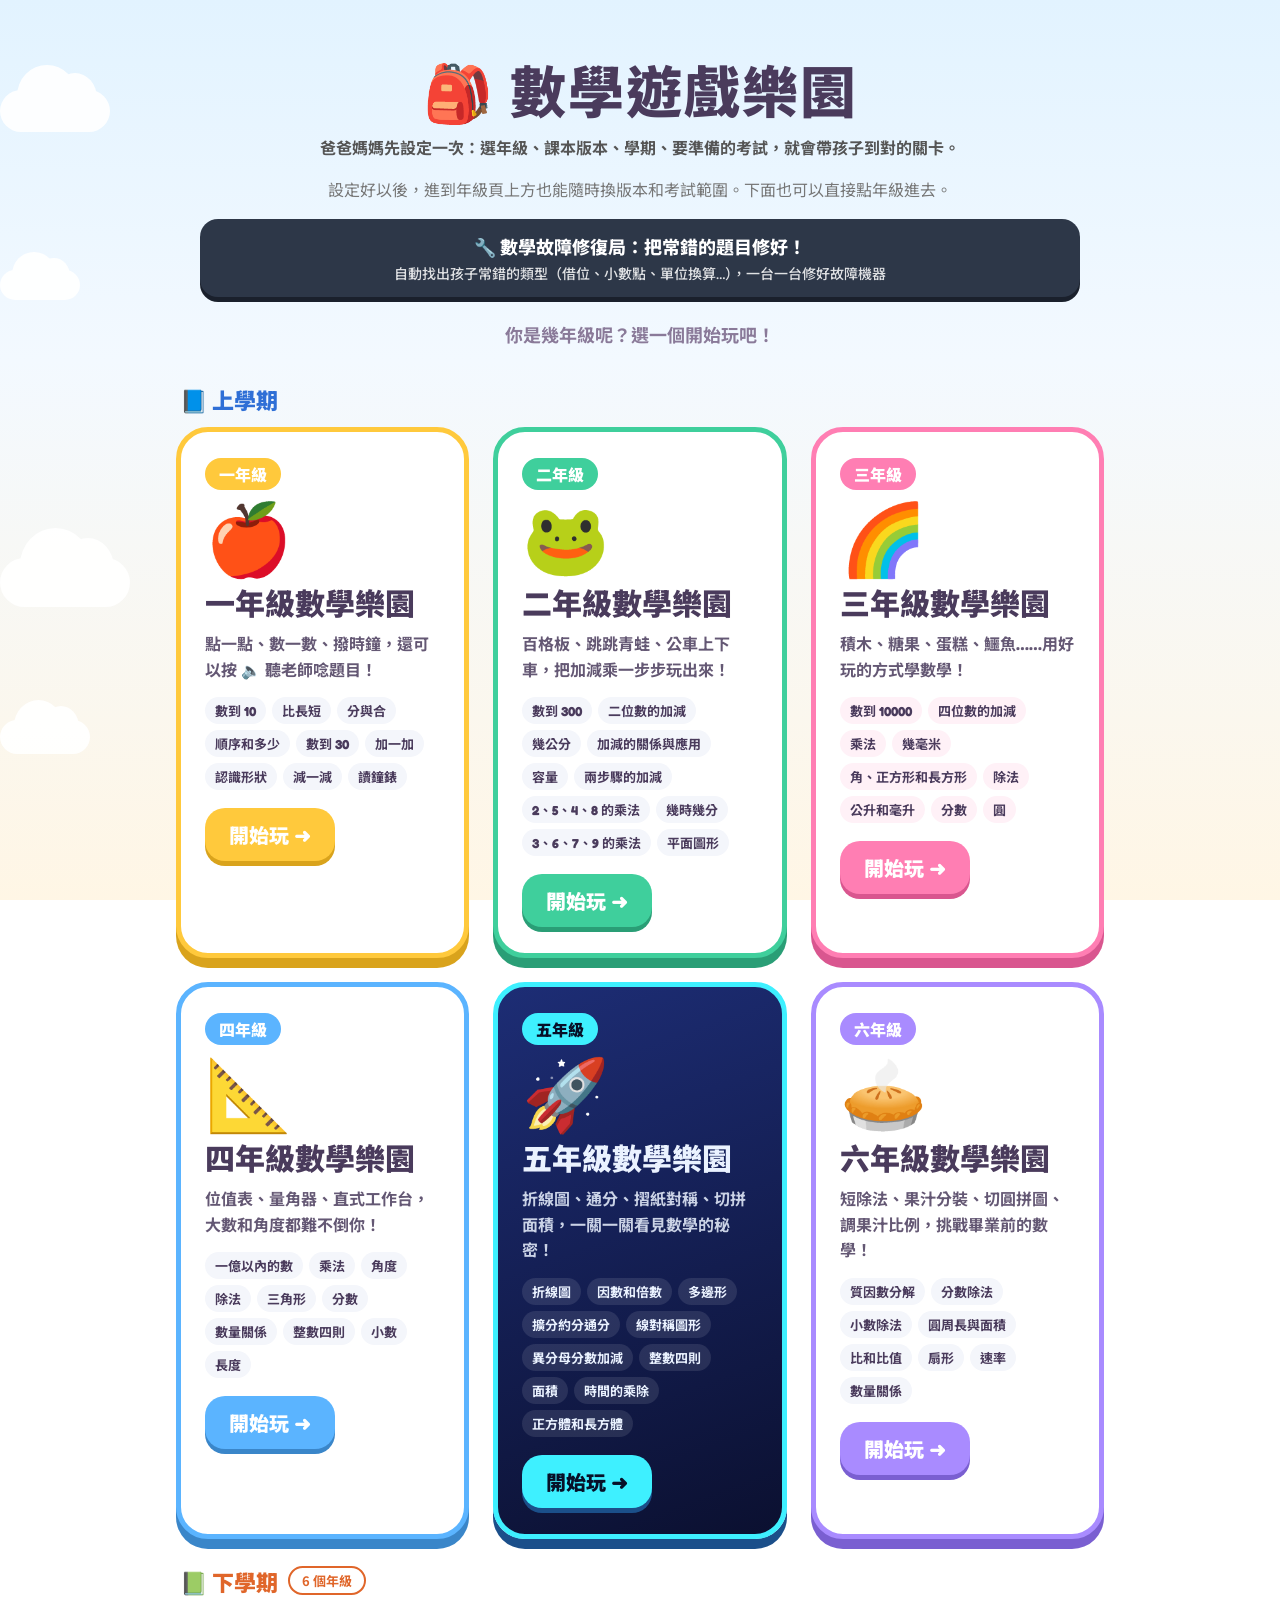
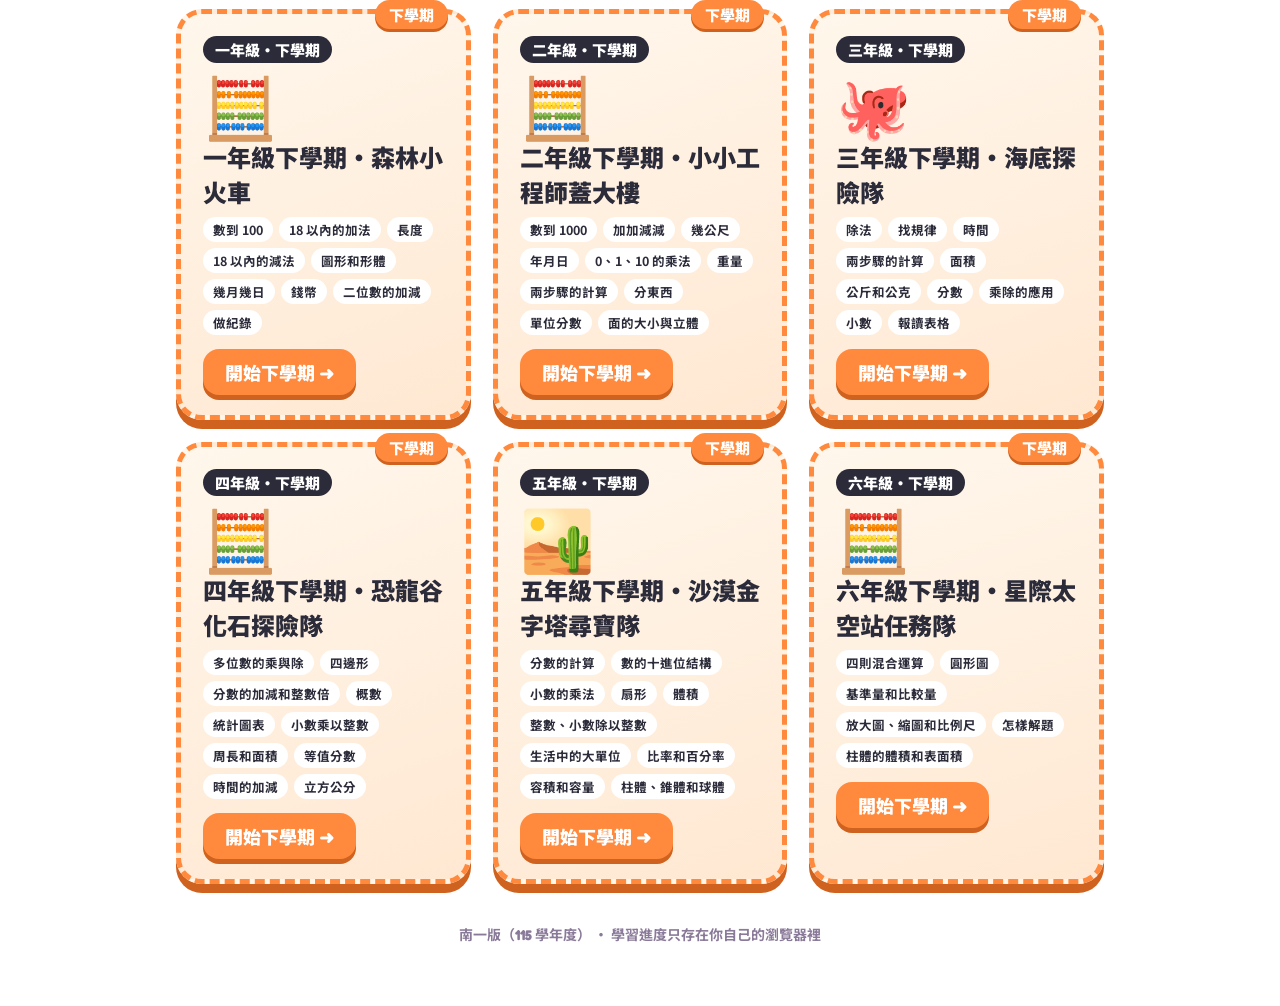
<file: index.html>
<!DOCTYPE html>
<html lang="zh-Hant-TW">
<head>
<meta charset="UTF-8">
<meta name="viewport" content="width=device-width, initial-scale=1">
<title>數學遊戲樂園</title>
<link rel="preconnect" href="https://fonts.googleapis.com">
<link href="https://fonts.googleapis.com/css2?family=Fredoka:wght@600;700&family=Noto+Sans+TC:wght@700;900&display=swap" rel="stylesheet">
<style>
:root{--ink:#4a3b5c;--muted:#8a7a99;--pink:#ff7eb3;--blue:#5bb4ff;--mint:#3fcf9c;--yellow:#ffc93c;--purple:#a98bff}
*{box-sizing:border-box}
html,body{margin:0;min-height:100%}
body{font-family:"Fredoka","Noto Sans TC","Microsoft JhengHei","PingFang TC",sans-serif;color:var(--ink);
  background:linear-gradient(180deg,#e2f3ff 0%,#f3f9ff 40%,#fff6e5 100%);background-attachment:fixed;overflow-x:hidden}
.deco{position:fixed;inset:0;pointer-events:none;overflow:hidden;z-index:0}
.cloud{position:absolute;background:#fff;border-radius:999px;opacity:.9;animation:drift linear infinite}
.cloud::before,.cloud::after{content:"";position:absolute;background:#fff;border-radius:50%}
.cloud::before{width:55%;height:150%;left:15%;top:-60%}.cloud::after{width:40%;height:120%;right:12%;top:-40%}
@keyframes drift{from{transform:translateX(-30vw)}to{transform:translateX(130vw)}}
main{position:relative;z-index:1;max-width:960px;margin:0 auto;padding:48px 16px}
h1{text-align:center;font-size:clamp(32px,7vw,56px);font-weight:900;margin:0;letter-spacing:2px}
h1 span{display:inline-block;animation:wig 2.4s ease-in-out infinite}
h1 span:nth-child(2n){animation-delay:.3s}
@keyframes wig{0%,100%{transform:rotate(-4deg)}50%{transform:rotate(4deg) translateY(-4px)}}
.sub{text-align:center;color:var(--muted);font-weight:700;font-size:18px;margin:10px 0 36px}
.grid{display:grid;grid-template-columns:repeat(auto-fit,minmax(280px,1fr));gap:24px}
.card{display:block;text-decoration:none;color:inherit;border-radius:32px;padding:26px 24px;position:relative;overflow:hidden;transition:transform .15s}
.card:hover{transform:translateY(-6px) rotate(-.6deg)}
.card:active{transform:translateY(4px)}
.g3{background:#fff;border:5px solid var(--pink);box-shadow:0 10px 0 #d9568f}
.g5{background:linear-gradient(160deg,#1d2d75,#0b1030);color:#eaf2ff;border:5px solid #3ef0ff;box-shadow:0 10px 0 #1b4f8a}
.badge{display:inline-block;font-weight:900;font-size:16px;padding:4px 14px;border-radius:999px}
.g3 .badge{background:var(--pink);color:#fff}
.g5 .badge{background:#3ef0ff;color:#071028}
.icon{font-size:70px;line-height:1;margin:14px 0 6px}
.card h2{margin:6px 0 8px;font-size:30px;font-weight:900}
.card p{margin:0 0 14px;font-weight:700;line-height:1.6;opacity:.85}
.units{display:flex;flex-wrap:wrap;gap:6px}
.units span{font-size:13px;font-weight:700;padding:4px 10px;border-radius:999px}
.g3 .units span{background:#fff1f7}
.g5 .units span{background:rgba(255,255,255,.1)}
.go{display:inline-block;margin-top:18px;font-weight:900;font-size:20px;padding:12px 24px;border-radius:20px}
.g3 .go{background:var(--pink);color:#fff;box-shadow:0 5px 0 #d9568f}
.g5 .go{background:#3ef0ff;color:#071028;box-shadow:0 5px 0 #1b4f8a}
.g1,.g2,.g4,.g6{background:#fff;border:5px solid var(--c);box-shadow:0 10px 0 var(--d)}
.g1{--c:var(--yellow);--d:#d9a31c}.g2{--c:var(--mint);--d:#2a9e76}.g4{--c:var(--blue);--d:#3a86c9}.g6{--c:var(--purple);--d:#7a5fd1}
.g1 .badge,.g2 .badge,.g4 .badge,.g6 .badge{background:var(--c);color:#fff}
.g1 .units span,.g2 .units span,.g4 .units span,.g6 .units span{background:#f4f6fb}
.g1 .go,.g2 .go,.g4 .go,.g6 .go{background:var(--c);color:#fff;box-shadow:0 5px 0 var(--d)}
.foot{text-align:center;color:var(--muted);font-size:14px;margin-top:40px;font-weight:700}
</style>

<style id="sem-style">
.sem{display:flex;align-items:center;gap:10px;max-width:960px;margin:26px auto 12px;padding:0 4px;font:900 22px "Microsoft JhengHei","PingFang TC","Noto Sans TC",sans-serif;color:#2b2b3a}
.sem span{font-size:13px;font-weight:700;padding:3px 12px;border-radius:99px;background:#fff;border:2px solid currentColor}
.sem.up{color:#2f6fd6}.sem.down{color:#e0662a}
.sem-grid{display:grid;grid-template-columns:repeat(auto-fit,minmax(280px,1fr));gap:22px;max-width:960px;margin:0 auto;width:100%}
.sem-card{display:block;text-decoration:none;color:#2b2b3a;border-radius:26px;padding:22px 22px 20px;position:relative;
  background:linear-gradient(160deg,#fff7ec,#ffe8d2);border:5px dashed #ff8a3d;box-shadow:0 9px 0 #d0621f;transition:transform .15s;
  font-family:"Microsoft JhengHei","PingFang TC","Noto Sans TC",sans-serif}
.sem-card:hover{transform:translateY(-6px) rotate(.6deg)}
.sem-card .tag{position:absolute;top:-14px;right:18px;background:#ff8a3d;color:#fff;font-weight:900;font-size:15px;padding:4px 14px;border-radius:99px;box-shadow:0 3px 0 #d0621f}
.sem-card .badge{display:inline-block;font-weight:900;font-size:15px;padding:3px 12px;border-radius:99px;background:#2b2b3a;color:#fff}
.sem-card .icon{font-size:60px;line-height:1;margin:10px 0 4px}
.sem-card h2{margin:6px 0 8px;font-size:24px;font-weight:900}
.sem-card .units{display:flex;flex-wrap:wrap;gap:6px}
.sem-card .units span{font-size:12.5px;font-weight:700;padding:3px 10px;border-radius:99px;background:#fff}
.sem-card .go{display:inline-block;margin-top:14px;font-weight:900;font-size:18px;padding:10px 22px;border-radius:16px;background:#ff8a3d;color:#fff;box-shadow:0 5px 0 #d0621f}
.sem-empty{color:#8a7a99;font-weight:700;text-align:center;padding:10px}
</style>
</head>
<body>
<div class="deco" id="deco"></div>
<main>
  <h1><span>🎒</span> 數<span>學</span>遊<span>戲</span>樂園</h1>
<!-- 設定精靈 -->
<section style="margin:6px auto 26px;max-width:880px;padding:0 4px">
  <p style="text-align:center;font-weight:700;color:#555;margin:0 0 10px">爸爸媽媽先設定一次：選年級、課本版本、學期、要準備的考試，就會帶孩子到對的關卡。</p>
  <div id="kgv-root"></div>
  <p style="text-align:center;color:#777;margin:18px 0 0">設定好以後，進到年級頁上方也能隨時換版本和考試範圍。下面也可以直接點年級進去。</p>
</section>
<script src="https://kuog88.github.io/kg-ver.js"></script>
<script>KGVer.wizard(document.getElementById('kgv-root'), {"subject": "math", "name": "數學", "grades": [1, 2, 3, 4, 5, 6], "books": {"1上": "grade1/", "1下": "grade1-2/", "2上": "grade2/", "2下": "grade2-2/", "3上": "grade3/", "3下": "grade3-2/", "4上": "grade4/", "4下": "grade4-2/", "5上": "grade5/", "5下": "grade5-2/", "6上": "grade6/", "6下": "grade6-2/"}});</script>
<a href="fix-lab/" style="display:block;max-width:880px;margin:-8px auto 24px;padding:14px 18px;border-radius:18px;background:#2d3748;color:#fff;text-decoration:none;font-weight:800;font-size:18px;text-align:center;box-shadow:0 5px 0 #1a202c">🔧 數學故障修復局：把常錯的題目修好！<span style="display:block;font-weight:500;font-size:14px;opacity:.85;margin-top:4px">自動找出孩子常錯的類型（借位、小數點、單位換算…），一台一台修好故障機器</span></a>
<!-- /設定精靈 -->

  <p class="sub">你是幾年級呢？選一個開始玩吧！</p>
<h2 class="sem up">📘 上學期</h2>
  <div class="grid">
    <a class="card g1" href="grade1/">
      <span class="badge">一年級</span>
      <div class="icon">🍎</div>
      <h2>一年級數學樂園</h2>
      <p>點一點、數一數、撥時鐘，還可以按 🔈 聽老師唸題目！</p>
      <div class="units"><span>數到 10</span><span>比長短</span><span>分與合</span><span>順序和多少</span><span>數到 30</span><span>加一加</span><span>認識形狀</span><span>減一減</span><span>讀鐘錶</span></div>
      <span class="go">開始玩 ➜</span>
    </a>
    <a class="card g2" href="grade2/">
      <span class="badge">二年級</span>
      <div class="icon">🐸</div>
      <h2>二年級數學樂園</h2>
      <p>百格板、跳跳青蛙、公車上下車，把加減乘一步步玩出來！</p>
      <div class="units"><span>數到 300</span><span>二位數的加減</span><span>幾公分</span><span>加減的關係與應用</span><span>容量</span><span>兩步驟的加減</span><span>2、5、4、8 的乘法</span><span>幾時幾分</span><span>3、6、7、9 的乘法</span><span>平面圖形</span></div>
      <span class="go">開始玩 ➜</span>
    </a>
    <a class="card g3" href="grade3/">
      <span class="badge">三年級</span>
      <div class="icon">🌈</div>
      <h2>三年級數學樂園</h2>
      <p>積木、糖果、蛋糕、鱷魚……用好玩的方式學數學！</p>
      <div class="units"><span>數到 10000</span><span>四位數的加減</span><span>乘法</span><span>幾毫米</span><span>角、正方形和長方形</span><span>除法</span><span>公升和毫升</span><span>分數</span><span>圓</span></div>
      <span class="go">開始玩 ➜</span>
    </a>
    <a class="card g4" href="grade4/">
      <span class="badge">四年級</span>
      <div class="icon">📐</div>
      <h2>四年級數學樂園</h2>
      <p>位值表、量角器、直式工作台，大數和角度都難不倒你！</p>
      <div class="units"><span>一億以內的數</span><span>乘法</span><span>角度</span><span>除法</span><span>三角形</span><span>分數</span><span>數量關係</span><span>整數四則</span><span>小數</span><span>長度</span></div>
      <span class="go">開始玩 ➜</span>
    </a>
    <a class="card g5" href="grade5/">
      <span class="badge">五年級</span>
      <div class="icon">🚀</div>
      <h2>五年級數學樂園</h2>
      <p>折線圖、通分、摺紙對稱、切拼面積，一關一關看見數學的秘密！</p>
      <div class="units"><span>折線圖</span><span>因數和倍數</span><span>多邊形</span><span>擴分約分通分</span><span>線對稱圖形</span><span>異分母分數加減</span><span>整數四則</span><span>面積</span><span>時間的乘除</span><span>正方體和長方體</span></div>
      <span class="go">開始玩 ➜</span>
    </a>
    <a class="card g6" href="grade6/">
      <span class="badge">六年級</span>
      <div class="icon">🥧</div>
      <h2>六年級數學樂園</h2>
      <p>短除法、果汁分裝、切圓拼圖、調果汁比例，挑戰畢業前的數學！</p>
      <div class="units"><span>質因數分解</span><span>分數除法</span><span>小數除法</span><span>圓周長與面積</span><span>比和比值</span><span>扇形</span><span>速率</span><span>數量關係</span></div>
      <span class="go">開始玩 ➜</span>
    </a>
  </div>
  <!-- 下學期 -->
  <h2 class="sem down">📗 下學期 <span>6 個年級</span></h2>
  <div class="sem-grid">
    <a class="sem-card" href="grade1-2/">
      <span class="tag">下學期</span>
      <span class="badge">一年級・下學期</span>
      <div class="icon">🧮</div>
      <h2>一年級下學期・森林小火車</h2>
      <div class="units"><span>數到 100</span><span>18 以內的加法</span><span>長度</span><span>18 以內的減法</span><span>圖形和形體</span><span>幾月幾日</span><span>錢幣</span><span>二位數的加減</span><span>做紀錄</span></div>
      <span class="go">開始下學期 ➜</span>
    </a>
    <a class="sem-card" href="grade2-2/">
      <span class="tag">下學期</span>
      <span class="badge">二年級・下學期</span>
      <div class="icon">🧮</div>
      <h2>二年級下學期・小小工程師蓋大樓</h2>
      <div class="units"><span>數到 1000</span><span>加加減減</span><span>幾公尺</span><span>年月日</span><span>0、1、10 的乘法</span><span>重量</span><span>兩步驟的計算</span><span>分東西</span><span>單位分數</span><span>面的大小與立體</span></div>
      <span class="go">開始下學期 ➜</span>
    </a>
    <a class="sem-card" href="grade3-2/">
      <span class="tag">下學期</span>
      <span class="badge">三年級・下學期</span>
      <div class="icon">🐙</div>
      <h2>三年級下學期・海底探險隊</h2>
      <div class="units"><span>除法</span><span>找規律</span><span>時間</span><span>兩步驟的計算</span><span>面積</span><span>公斤和公克</span><span>分數</span><span>乘除的應用</span><span>小數</span><span>報讀表格</span></div>
      <span class="go">開始下學期 ➜</span>
    </a>
    <a class="sem-card" href="grade4-2/">
      <span class="tag">下學期</span>
      <span class="badge">四年級・下學期</span>
      <div class="icon">🧮</div>
      <h2>四年級下學期・恐龍谷化石探險隊</h2>
      <div class="units"><span>多位數的乘與除</span><span>四邊形</span><span>分數的加減和整數倍</span><span>概數</span><span>統計圖表</span><span>小數乘以整數</span><span>周長和面積</span><span>等值分數</span><span>時間的加減</span><span>立方公分</span></div>
      <span class="go">開始下學期 ➜</span>
    </a>
    <a class="sem-card" href="grade5-2/">
      <span class="tag">下學期</span>
      <span class="badge">五年級・下學期</span>
      <div class="icon">🏜️</div>
      <h2>五年級下學期・沙漠金字塔尋寶隊</h2>
      <div class="units"><span>分數的計算</span><span>數的十進位結構</span><span>小數的乘法</span><span>扇形</span><span>體積</span><span>整數、小數除以整數</span><span>生活中的大單位</span><span>比率和百分率</span><span>容積和容量</span><span>柱體、錐體和球體</span></div>
      <span class="go">開始下學期 ➜</span>
    </a>
    <a class="sem-card" href="grade6-2/">
      <span class="tag">下學期</span>
      <span class="badge">六年級・下學期</span>
      <div class="icon">🧮</div>
      <h2>六年級下學期・星際太空站任務隊</h2>
      <div class="units"><span>四則混合運算</span><span>圓形圖</span><span>基準量和比較量</span><span>放大圖、縮圖和比例尺</span><span>怎樣解題</span><span>柱體的體積和表面積</span></div>
      <span class="go">開始下學期 ➜</span>
    </a>
  </div>
<!-- /下學期 -->

  <p class="foot">南一版（115 學年度） ‧ 學習進度只存在你自己的瀏覽器裡</p>
</main>
<script>
(function () {
  const d = document.getElementById('deco');
  [[10, 110, 80], [30, 80, 100], [62, 130, 120], [80, 90, 90]].forEach(([top, w, dur], i) => {
    const c = document.createElement('div'); c.className = 'cloud';
    c.style.cssText = `top:${top}%;width:${w}px;height:${w * 0.38}px;animation-duration:${dur}s;animation-delay:${-i * 25}s`;
    d.appendChild(c);
  });
})();
</script>
<script src="https://kuog88.github.io/home-button.js" defer></script>
<script src="https://kuog88.github.io/bgm.js" defer></script>
</body>
</html>
</file>
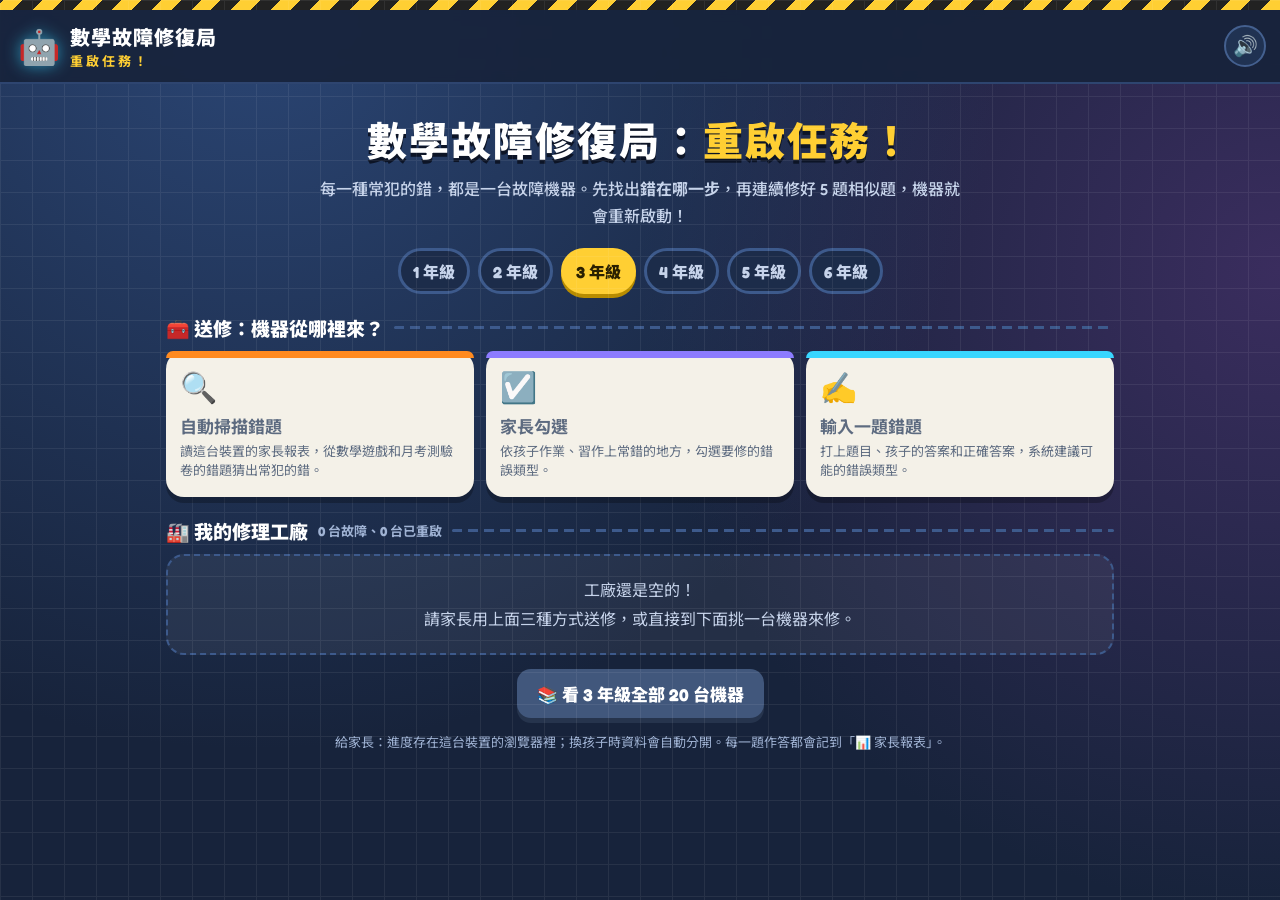
<file: fix-lab/index.html>
<!DOCTYPE html>
<html lang="zh-Hant-TW">
<head>
<meta charset="UTF-8">
<meta name="viewport" content="width=device-width, initial-scale=1">
<title>數學故障修復局：重啟任務！</title>
<meta name="description" content="把孩子常犯的數學錯誤變成一台台故障機器：找出錯在哪一步，再修好 5 題，機器就能重新啟動。">
<link rel="preconnect" href="https://fonts.googleapis.com">
<link href="https://fonts.googleapis.com/css2?family=Fredoka:wght@600;700&family=Noto+Sans+TC:wght@500;700;900&display=swap" rel="stylesheet">
<link rel="stylesheet" href="style.css">
</head>
<body>
<div class="stripes" aria-hidden="true"></div>
<header class="top">
  <button type="button" class="logo" data-act="home" aria-label="回到修理工廠">
    <span class="logo-bot" aria-hidden="true">🤖</span>
    <span class="logo-t"><b>數學故障修復局</b><small>重啟任務！</small></span>
  </button>
  <button type="button" class="snd" data-act="mute" aria-label="音效開關">🔊</button>
</header>
<main id="app" aria-live="polite"></main>
<div id="fx" aria-hidden="true"></div>
<script src="errors.js"></script>
<script src="diagnose.js"></script>
<script src="app.js"></script>
<script src="https://kuog88.github.io/home-button.js" defer></script>
<script src="https://kuog88.github.io/bgm.js" defer></script>
</body>
</html>
</file>
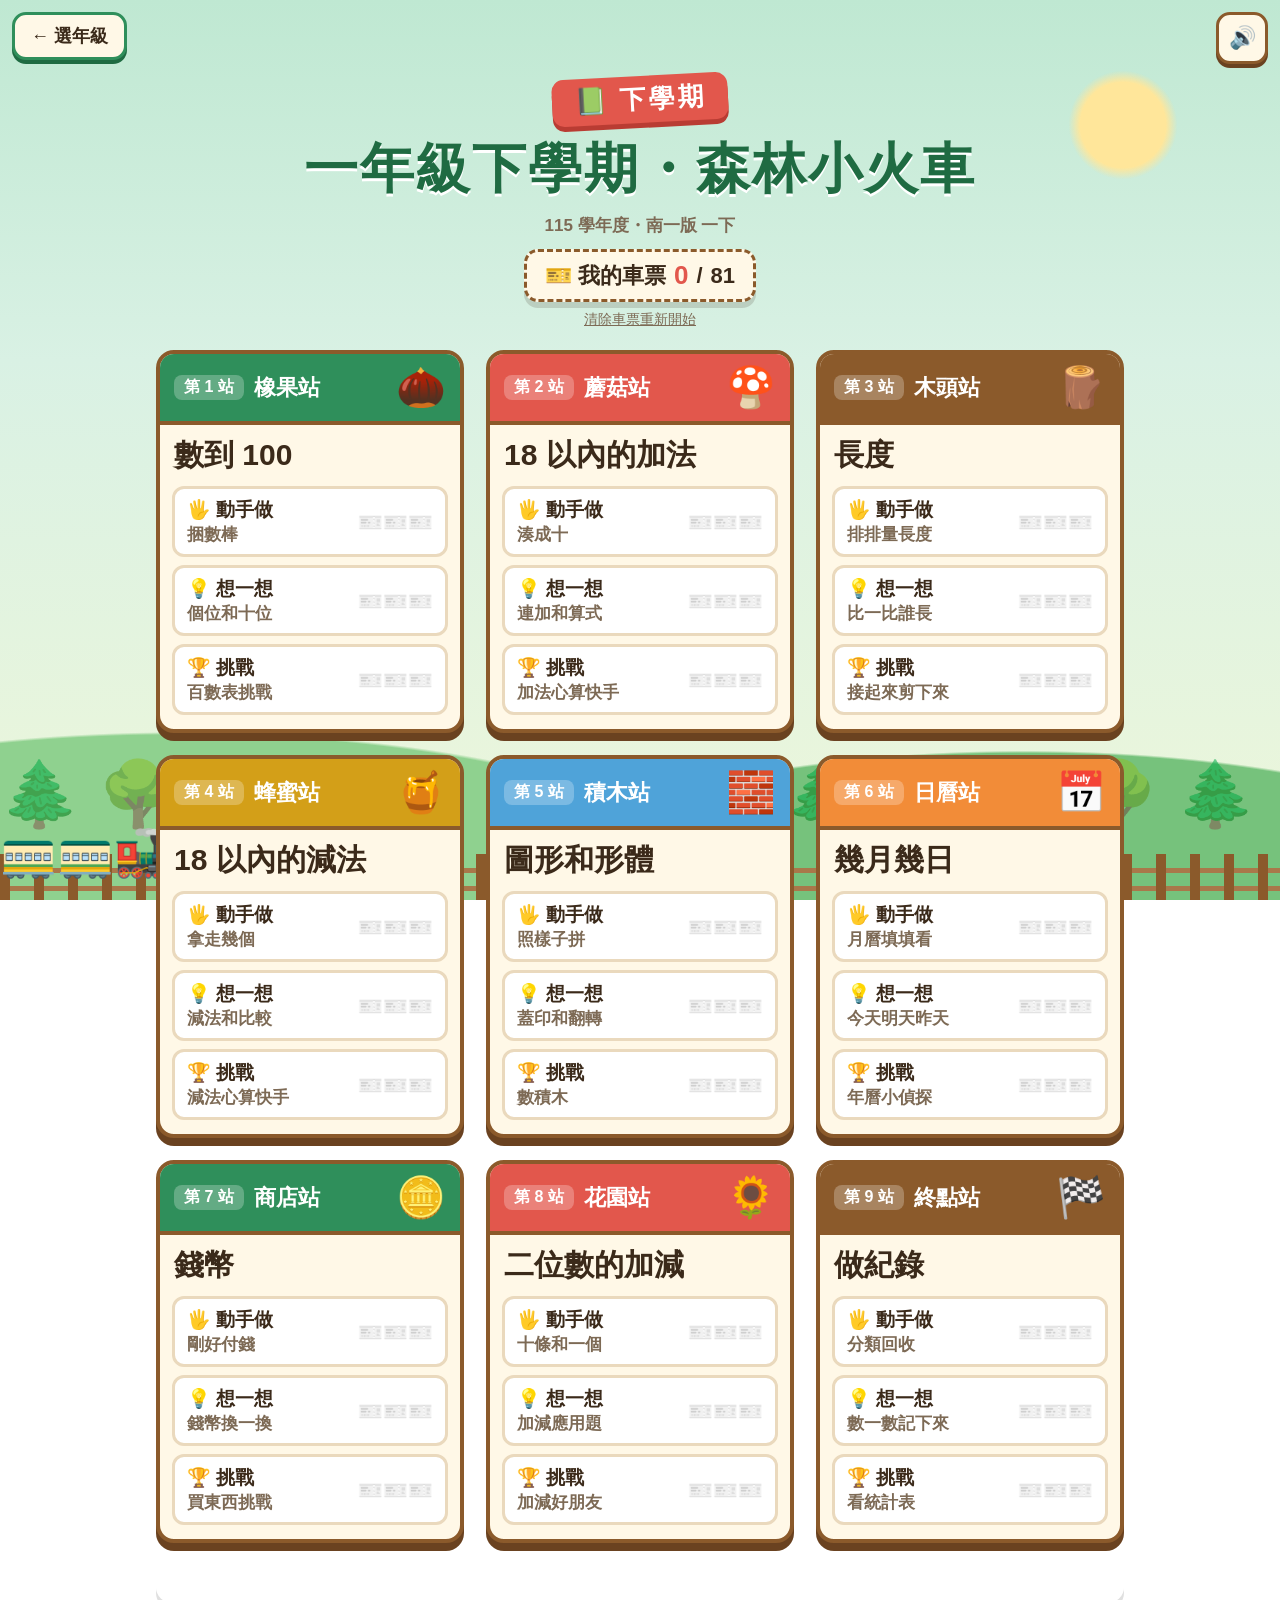
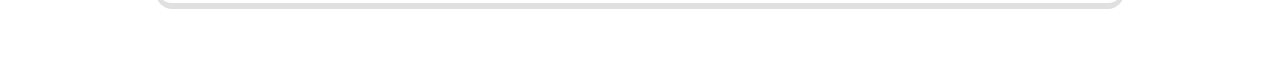
<file: grade1-2/index.html>
<!DOCTYPE html>
<html lang="zh-Hant-TW">
<head>
<meta charset="UTF-8">
<meta name="viewport" content="width=device-width, initial-scale=1, maximum-scale=1, user-scalable=no">
<title>一年級下學期・森林小火車｜數學</title>
<link rel="stylesheet" href="style.css?v=20261106z">
</head>
<body>
<div class="forest" aria-hidden="true"><div class="sun"></div><div class="hills"></div><div class="trees"></div><div class="rail"><span class="train">🚂🚃🚃</span></div></div>
<a class="grade-link" href="../index.html">← 選年級</a>
<button class="home-btn" id="homeBtn" hidden>🚉 回車站</button>
<button class="sound-btn" id="soundBtn" title="聲音開關">🔊</button>

<div id="app">
  <!-- 首頁 -->
  <section id="hub">
    <div class="hero">
      <div class="sem-badge">📗 下學期</div>
      <h1 class="hub-title">一年級下學期・森林小火車</h1>
      <p id="verLine">115 學年度 一下</p>
      <div class="total">🎫 我的車票 <b id="totalStars">0</b> / <span id="maxStars">0</span></div>
      <div><button class="reset-link" id="resetBtn">清除車票重新開始</button></div>
    </div>
    <div id="verBar"></div>
    <div class="line-map" id="unitGrid"></div>
    <section class="exam-sec" aria-label="月考測驗卷"><div id="exam-box"></div></section>
  </section>

  <!-- 關卡 -->
  <section id="play" hidden>
    <div class="lv-title" id="lvTitle"></div>
    <div class="coach">
      <div class="coach-face">🐿️</div>
      <div class="coach-bubble" id="bubbleWrap">
        <span class="who">松鼠站長</span>
        <span id="bubble"></span>
        <button class="speak" id="speakBtn" title="再唸一次">🔈</button>
      </div>
    </div>
    <div class="stage" id="stage"></div>
  </section>
</div>

<!-- 過關畫面 -->
<div class="result" id="result" hidden>
  <div class="result-card">
    <div class="r-title" id="rTitle">過關了！</div>
    <div class="r-stars" id="rStars"></div>
    <div class="r-msg" id="rMsg"></div>
    <div class="nav-next">
      <button class="btn ghost" id="againBtn">🔁 再玩一次</button>
      <button class="btn green" id="nextBtn">下一站 ➜</button>
      <button class="btn wood" id="backBtn">🚉 回車站</button>
    </div>
  </div>
</div>
<div class="toast" id="toast"></div>
<div class="confetti" id="confetti" aria-hidden="true"></div>

<script src="https://kuog88.github.io/kg-ver.js"></script>
<script src="js/book.js?v=20261103v"></script>
<script src="js/core.js?v=20261103v"></script>
<script src="js/units1-3.js?v=20261103v"></script>
<script src="js/units4-6.js?v=20261103v"></script>
<script src="js/units7-9.js?v=20261103v"></script>
<script src="js/extra.js?v=20261103v"></script>
<script src="js/main.js?v=20261103v"></script>
<script src="js/exam-bank.js?v=20261103v"></script>
<script src="https://kuog88.github.io/kg-zhuyin.js" data-dict="zhuyin/math-g1.json" defer></script>
<script src="https://kuog88.github.io/kg-exam.js" defer></script>
<script src="https://kuog88.github.io/home-button.js" defer></script>
<script src="https://kuog88.github.io/bgm.js" defer></script>
</body>
</html>
</file>
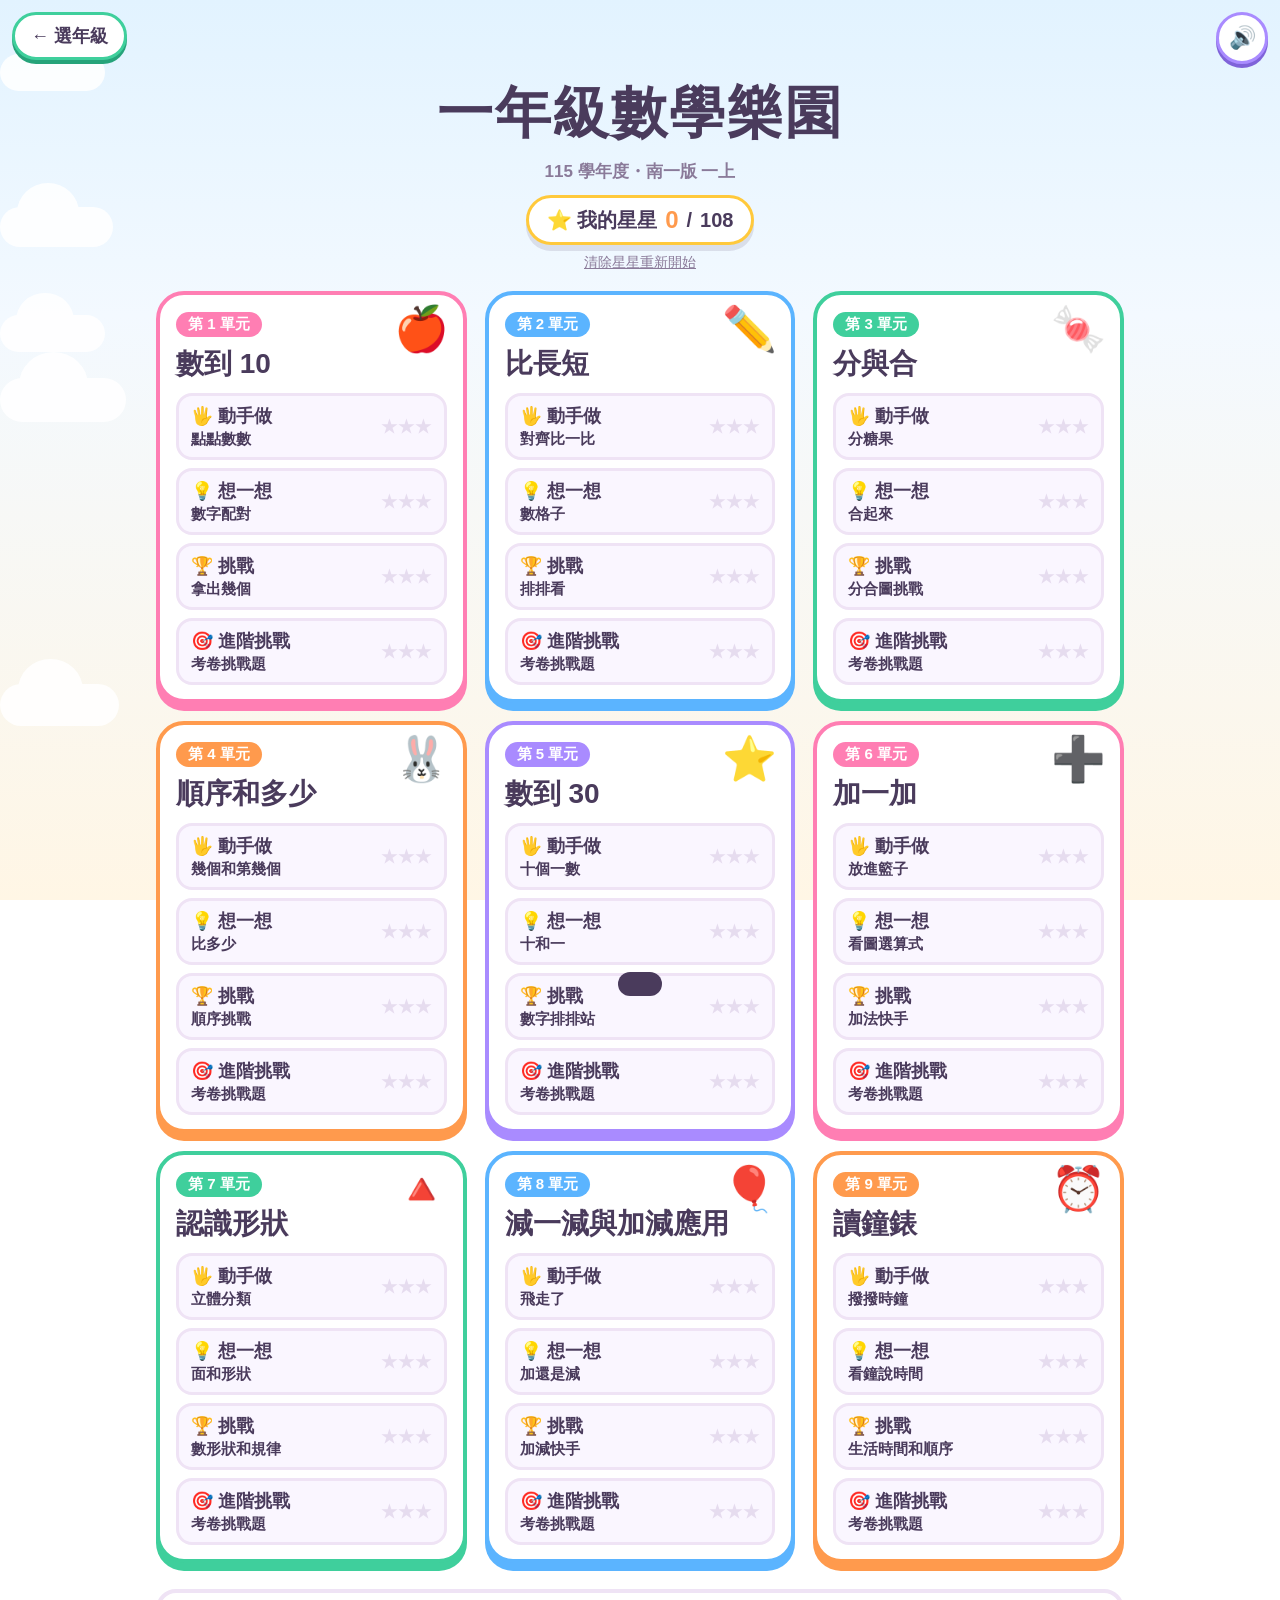
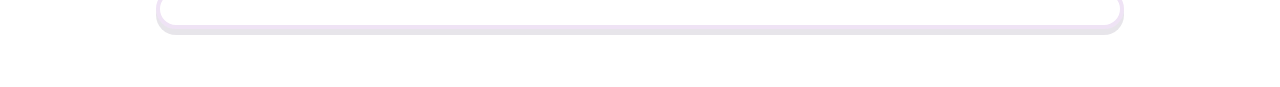
<file: grade1/index.html>
<!DOCTYPE html>
<html lang="zh-Hant-TW">
<head>
<meta charset="UTF-8">
<meta name="viewport" content="width=device-width, initial-scale=1, maximum-scale=1, user-scalable=no">
<title>一年級數學樂園</title>
<link rel="stylesheet" href="style.css?v=20261106z">
</head>
<body>
<div class="deco" aria-hidden="true"></div>
<a class="grade-link" href="../index.html">← 選年級</a>
<button class="home-btn" id="homeBtn" hidden>🏠 回首頁</button>
<button class="sound-btn" id="soundBtn" title="聲音開關">🔊</button>

<div id="app">
  <!-- 首頁 -->
  <section id="hub">
    <div class="hero">
      <h1><span class="rb">一</span><span class="rb">年</span><span class="rb">級</span><span class="rb">數</span><span class="rb">學</span><span class="rb">樂</span><span class="rb">園</span></h1>
      <p id="verLine">115 學年度 一上</p>
      <div class="total">⭐ 我的星星 <b id="totalStars">0</b> / <span id="maxStars">108</span></div>
      <div><button class="reset-link" id="resetBtn">清除星星重新開始</button></div>
    </div>
    <div id="verBar"></div>
    <div class="grid" id="unitGrid"></div>
    <div class="exam-sec"><div id="exam-box"></div></div>
  </section>

  <!-- 關卡 -->
  <section id="play" hidden>
    <div class="lv-title" id="lvTitle"></div>
    <div class="coach">
      <div class="coach-face">🦉</div>
      <div class="coach-bubble" id="bubbleWrap">
        <span class="who">貓頭鷹老師</span>
        <span id="bubble"></span>
        <button class="speak" id="speakBtn" title="再唸一次">🔊</button>
      </div>
    </div>
    <div class="stage" id="stage"></div>
  </section>
</div>

<!-- 過關畫面 -->
<div class="result" id="result" hidden>
  <div class="result-card">
    <div class="r-title" id="rTitle">過關了！</div>
    <div class="r-stars" id="rStars"></div>
    <div class="r-msg" id="rMsg"></div>
    <div class="nav-next">
      <button class="btn ghost" id="againBtn">🔁 再玩一次</button>
      <button class="btn mint" id="nextBtn">下一關 ➜</button>
      <button class="btn blue" id="backBtn">🏠 回首頁</button>
    </div>
  </div>
</div>
<div class="toast" id="toast"></div>
<div class="confetti" id="confetti" aria-hidden="true"></div>

<script src="https://kuog88.github.io/kg-ver.js?v=20261108b"></script>
<script src="js/book.js?v=20261108"></script>
<script src="js/core.js?v=20261103v"></script>
<script src="js/units1-3.js?v=20261103v"></script>
<script src="js/units4-6.js?v=20261103v"></script>
<script src="js/units7-9.js?v=20261103v"></script>
<script src="js/advanced.js?v=20261103v"></script>
<script src="js/extra.js?v=20261103v"></script>
<script src="js/main.js?v=20261103v"></script>
<script src="js/exam-bank.js?v=20261108"></script>
<script src="https://kuog88.github.io/kg-zhuyin.js" data-dict="zhuyin/math-g1.json" defer></script>
<script src="https://kuog88.github.io/kg-exam.js" defer></script>
<script src="https://kuog88.github.io/home-button.js" defer></script>
<script src="https://kuog88.github.io/bgm.js" defer></script>
</body>
</html>
</file>
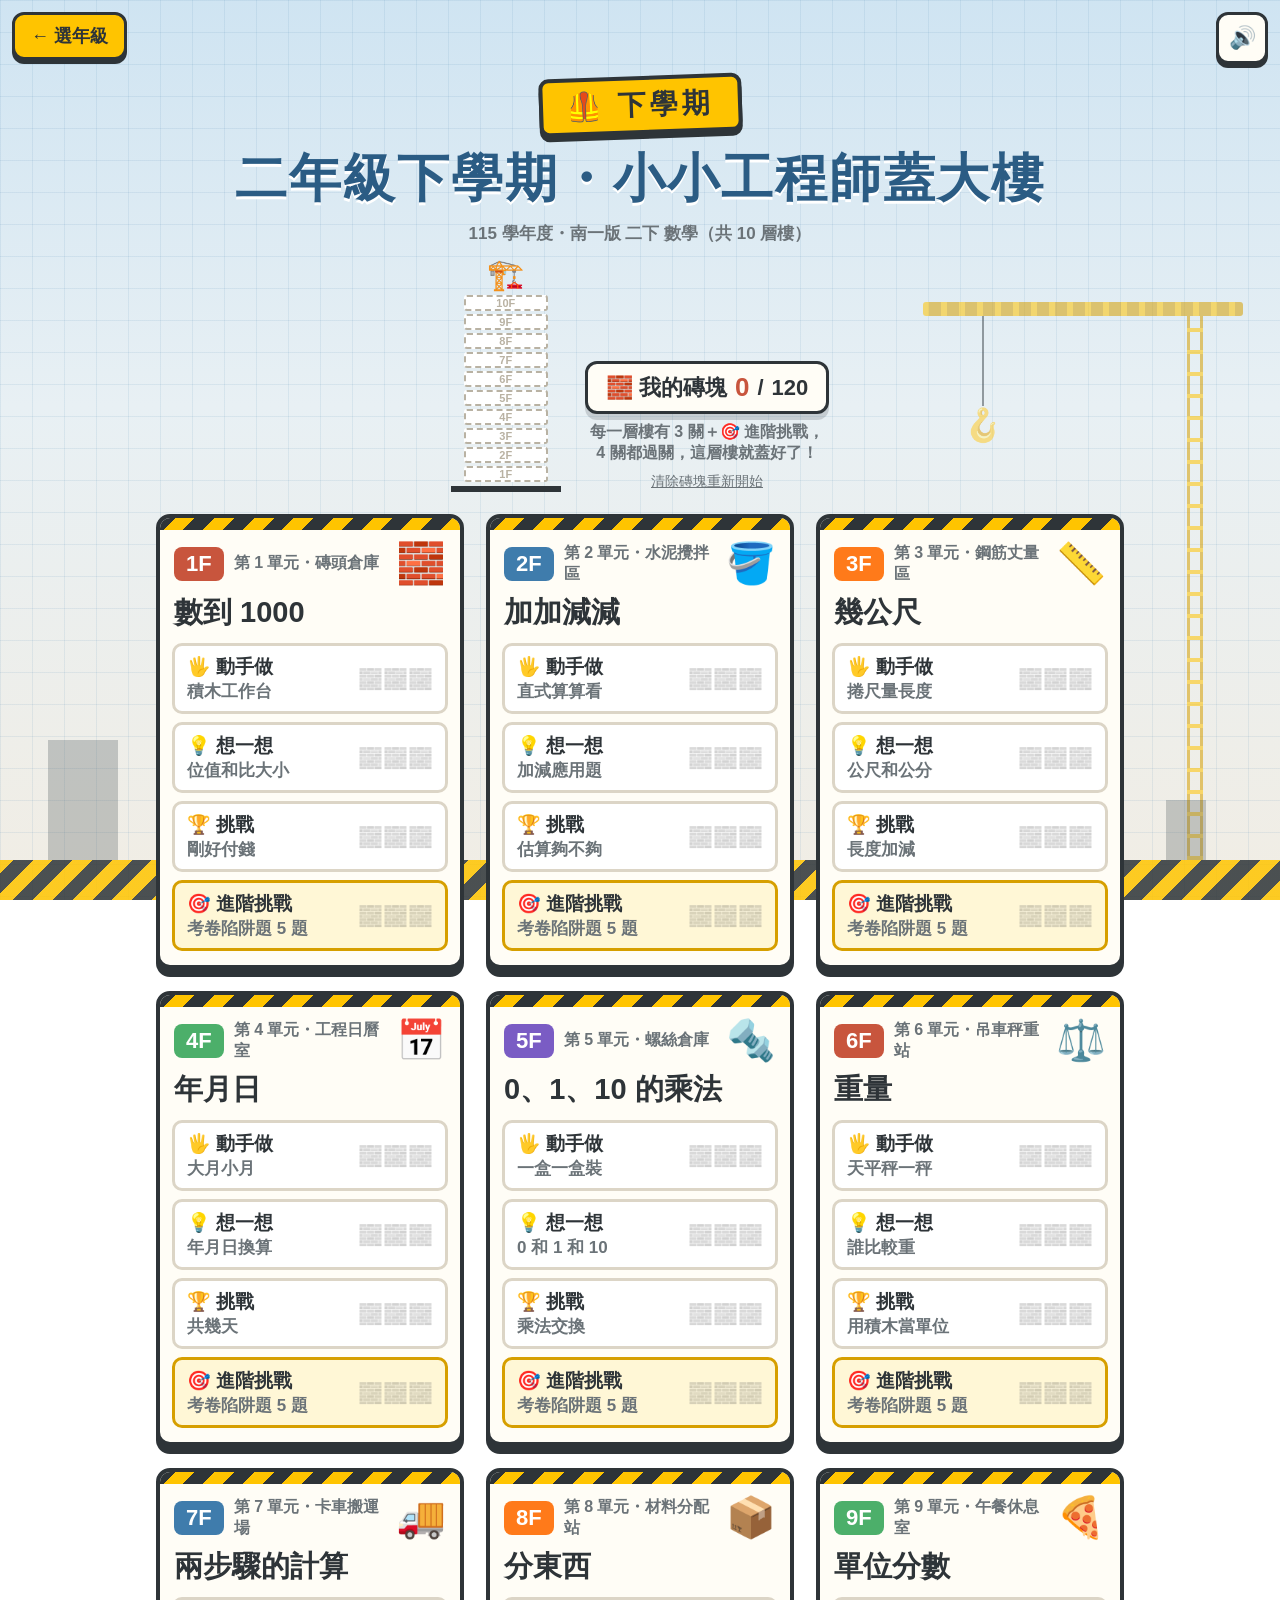
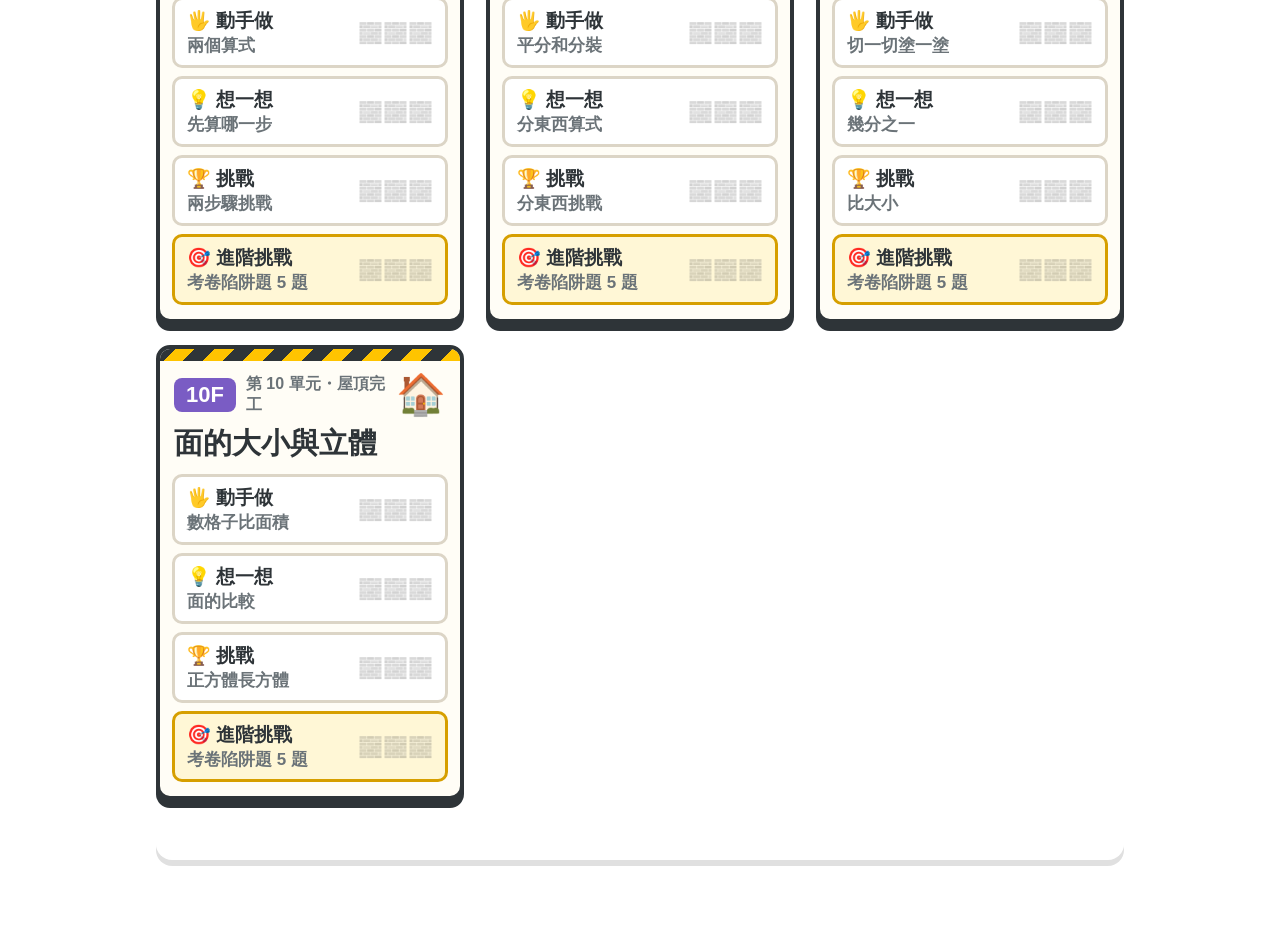
<file: grade2-2/index.html>
<!DOCTYPE html>
<html lang="zh-Hant-TW">
<head>
<meta charset="UTF-8">
<meta name="viewport" content="width=device-width, initial-scale=1, maximum-scale=1, user-scalable=no">
<title>二年級下學期・小小工程師蓋大樓｜數學</title>
<link rel="stylesheet" href="style.css?v=20261103v">
</head>
<body>
<div class="site" aria-hidden="true"><div class="crane"><i class="arm"></i><i class="hook">🪝</i></div><div class="skyline"></div><div class="ground"></div></div>
<a class="grade-link" href="../index.html">← 選年級</a>
<button class="home-btn" id="homeBtn" hidden>🏗️ 回工地</button>
<button class="sound-btn" id="soundBtn" title="聲音開關">🔊</button>

<div id="app">
  <!-- 首頁 -->
  <section id="hub">
    <div class="hero">
      <div class="sem-badge">🦺 下學期</div>
      <h1 class="hub-title">二年級下學期・小小工程師蓋大樓</h1>
      <p id="verLine">115 學年度 二下 數學</p>
      <div class="hero-row">
        <div class="tower" id="tower" title="大樓進度"></div>
        <div>
          <div class="total">🧱 我的磚塊 <b id="totalStars">0</b> / <span id="maxStars">0</span></div>
          <p class="tip">每一層樓有 3 關＋🎯 進階挑戰，<br>4 關都過關，這層樓就蓋好了！</p>
          <div><button class="reset-link" id="resetBtn">清除磚塊重新開始</button></div>
        </div>
      </div>
    </div>
    <div id="verBar"></div>
    <div class="floors" id="unitGrid"></div>
    <section class="exam-sec" aria-label="月考測驗卷"><div id="exam-box"></div></section>
  </section>

  <!-- 關卡 -->
  <section id="play" hidden>
    <div class="lv-title" id="lvTitle"></div>
    <div class="coach">
      <div class="coach-face">🦫</div>
      <div class="coach-bubble" id="bubbleWrap">
        <span class="who">海狸工頭</span>
        <span id="bubble"></span>
        <button class="speak" id="speakBtn" title="再唸一次">🔈</button>
      </div>
    </div>
    <div class="stage" id="stage"></div>
  </section>
</div>

<!-- 過關畫面 -->
<div class="result" id="result" hidden>
  <div class="result-card">
    <div class="r-title" id="rTitle">過關了！</div>
    <div class="r-stars" id="rStars"></div>
    <div class="r-msg" id="rMsg"></div>
    <div class="nav-next">
      <button class="btn ghost" id="againBtn">🔁 再玩一次</button>
      <button class="btn steel" id="nextBtn">下一關 ➜</button>
      <button class="btn dark" id="backBtn">🏗️ 回工地</button>
    </div>
  </div>
</div>
<div class="toast" id="toast"></div>
<div class="confetti" id="confetti" aria-hidden="true"></div>

<script src="https://kuog88.github.io/kg-ver.js"></script>
<script src="js/book.js?v=20261103v"></script>
<script src="js/core.js?v=20261103v"></script>
<script src="js/units1-3.js?v=20261103v"></script>
<script src="js/units4-6.js?v=20261103v"></script>
<script src="js/units7-10.js?v=20261103v"></script>
<script src="js/extra.js?v=20261103v"></script>
<script src="js/main.js?v=20261103v"></script>
<script src="js/exam-bank.js?v=20261103v"></script>
<script src="https://kuog88.github.io/kg-exam.js" defer></script>
<script src="https://kuog88.github.io/home-button.js" defer></script>
<script src="https://kuog88.github.io/bgm.js" defer></script>
</body>
</html>
</file>
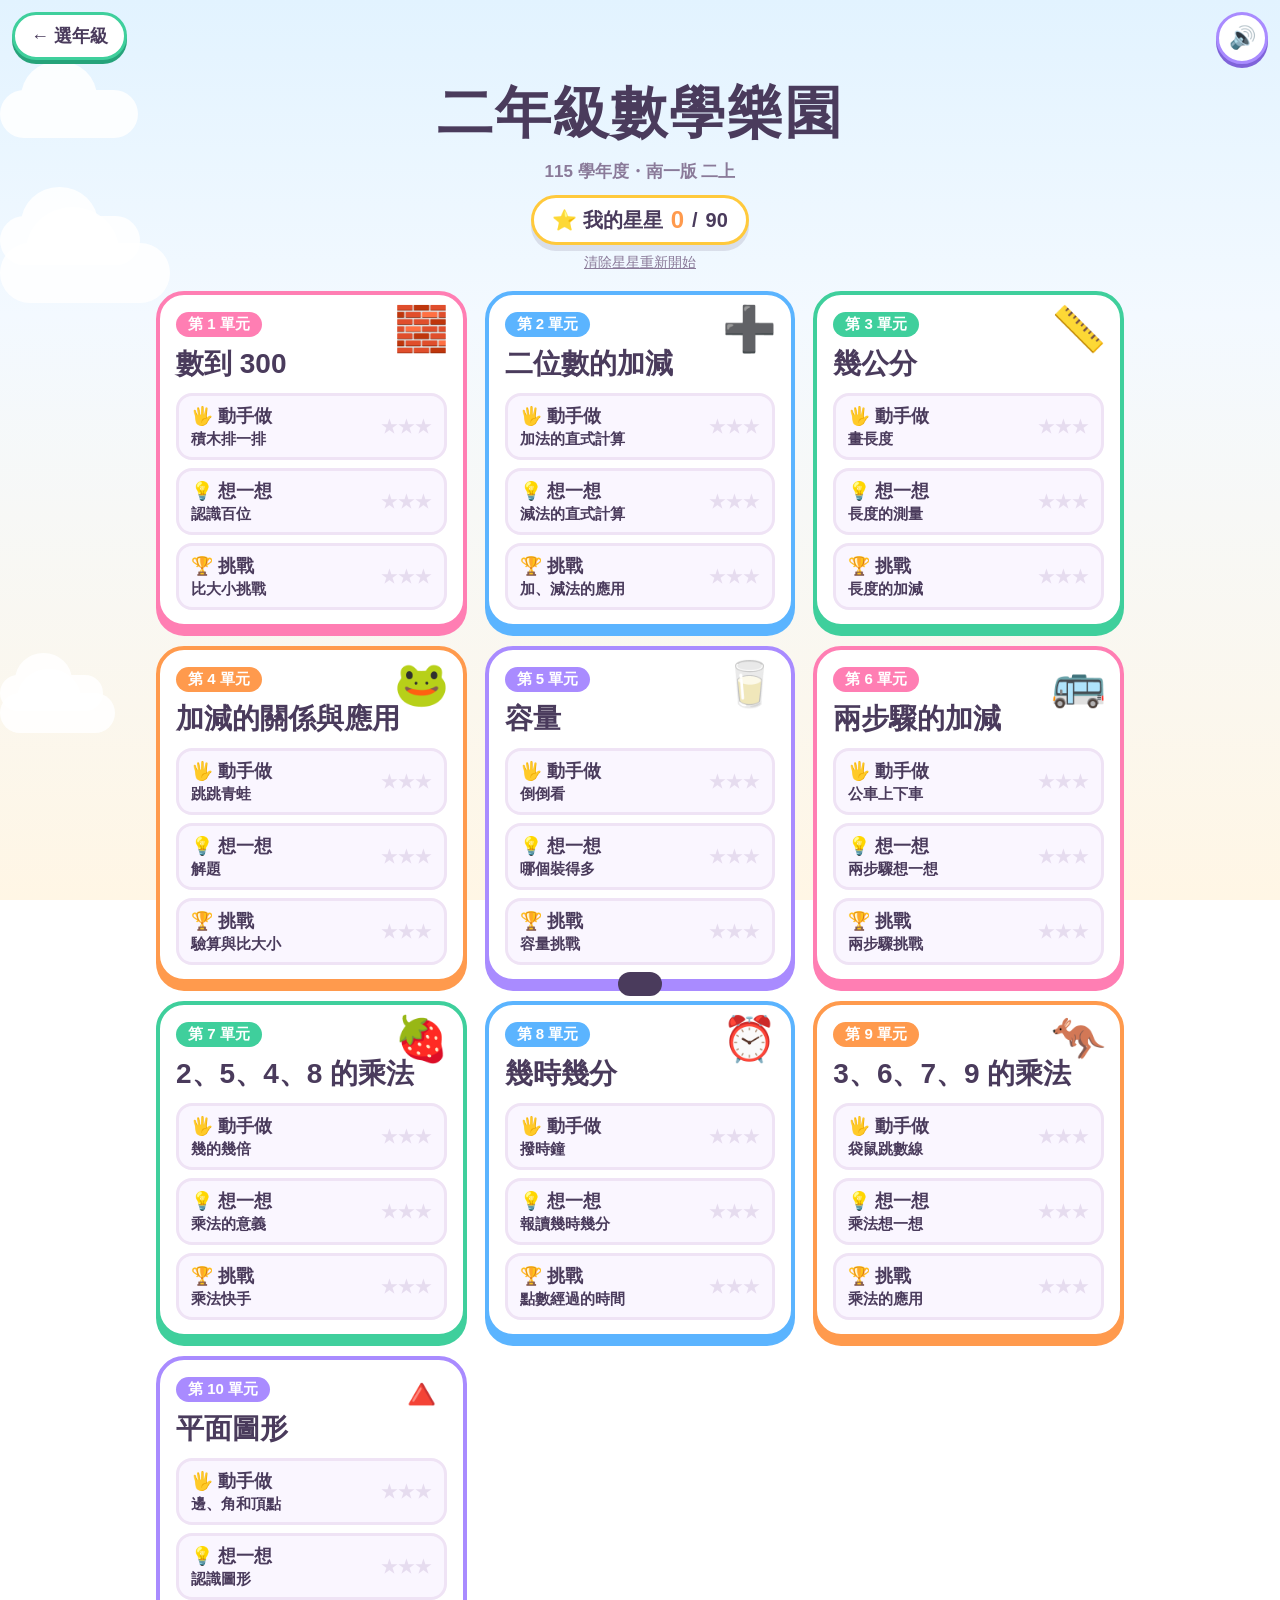
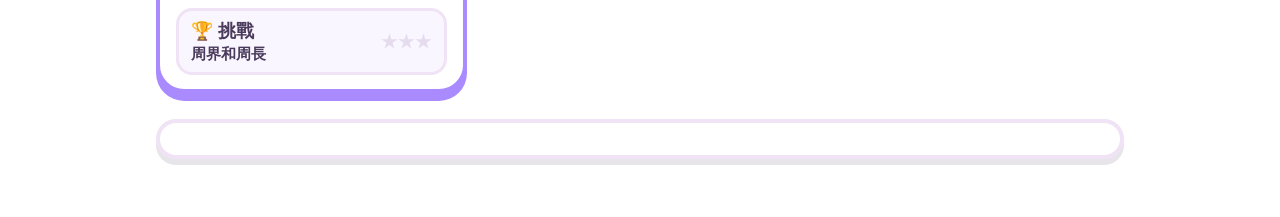
<file: grade2/index.html>
<!DOCTYPE html>
<html lang="zh-Hant-TW">
<head>
<meta charset="UTF-8">
<meta name="viewport" content="width=device-width, initial-scale=1, maximum-scale=1, user-scalable=no">
<title>二年級數學樂園</title>
<link rel="stylesheet" href="style.css?v=20261103v">
</head>
<body>
<div class="deco" aria-hidden="true"></div>
<a class="grade-link" href="../index.html">← 選年級</a>
<button class="home-btn" id="homeBtn" hidden>🏠 回首頁</button>
<button class="sound-btn" id="soundBtn" title="聲音開關">🔊</button>

<div id="app">
  <!-- 首頁 -->
  <section id="hub">
    <div class="hero">
      <h1><span class="rb">二</span><span class="rb">年</span><span class="rb">級</span><span class="rb">數</span><span class="rb">學</span><span class="rb">樂</span><span class="rb">園</span></h1>
      <p id="verLine">115 學年度 二上</p>
      <div class="total">⭐ 我的星星 <b id="totalStars">0</b> / <span id="maxStars">30</span></div>
      <div><button class="reset-link" id="resetBtn">清除星星重新開始</button></div>
    </div>
    <div id="verBar"></div>
    <div class="grid" id="unitGrid"></div>
    <div class="exam-sec"><div id="exam-box"></div></div>
  </section>

  <!-- 關卡 -->
  <section id="play" hidden>
    <div class="lv-title" id="lvTitle"></div>
    <div class="coach">
      <div class="coach-face">🦉</div>
      <div class="coach-bubble" id="bubbleWrap">
        <span class="who">貓頭鷹老師</span>
        <span id="bubble"></span>
        <button class="speak" id="speakBtn" title="再唸一次">🔊</button>
      </div>
    </div>
    <div class="stage" id="stage"></div>
  </section>
</div>

<!-- 過關畫面 -->
<div class="result" id="result" hidden>
  <div class="result-card">
    <div class="r-title" id="rTitle">過關了！</div>
    <div class="r-stars" id="rStars"></div>
    <div class="r-msg" id="rMsg"></div>
    <div class="nav-next">
      <button class="btn ghost" id="againBtn">🔁 再玩一次</button>
      <button class="btn mint" id="nextBtn">下一關 ➜</button>
      <button class="btn blue" id="backBtn">🏠 回首頁</button>
    </div>
  </div>
</div>
<div class="toast" id="toast"></div>
<div class="confetti" id="confetti" aria-hidden="true"></div>

<script src="https://kuog88.github.io/kg-ver.js"></script>
<script src="js/book.js?v=20261103v"></script>
<script src="js/core.js?v=20261103v"></script>
<script src="js/draw.js?v=20261103v"></script>
<script src="js/units1-3.js?v=20261103v"></script>
<script src="js/units4-6.js?v=20261103v"></script>
<script src="js/units7-10.js?v=20261103v"></script>
<script src="js/extra.js?v=20261103v"></script>
<script src="js/main.js?v=20261103v"></script>
<script src="js/exam-bank.js?v=20261103v"></script>
<script src="https://kuog88.github.io/kg-exam.js" defer></script>
<script src="https://kuog88.github.io/home-button.js" defer></script>
<script src="https://kuog88.github.io/bgm.js" defer></script>
</body>
</html>
</file>
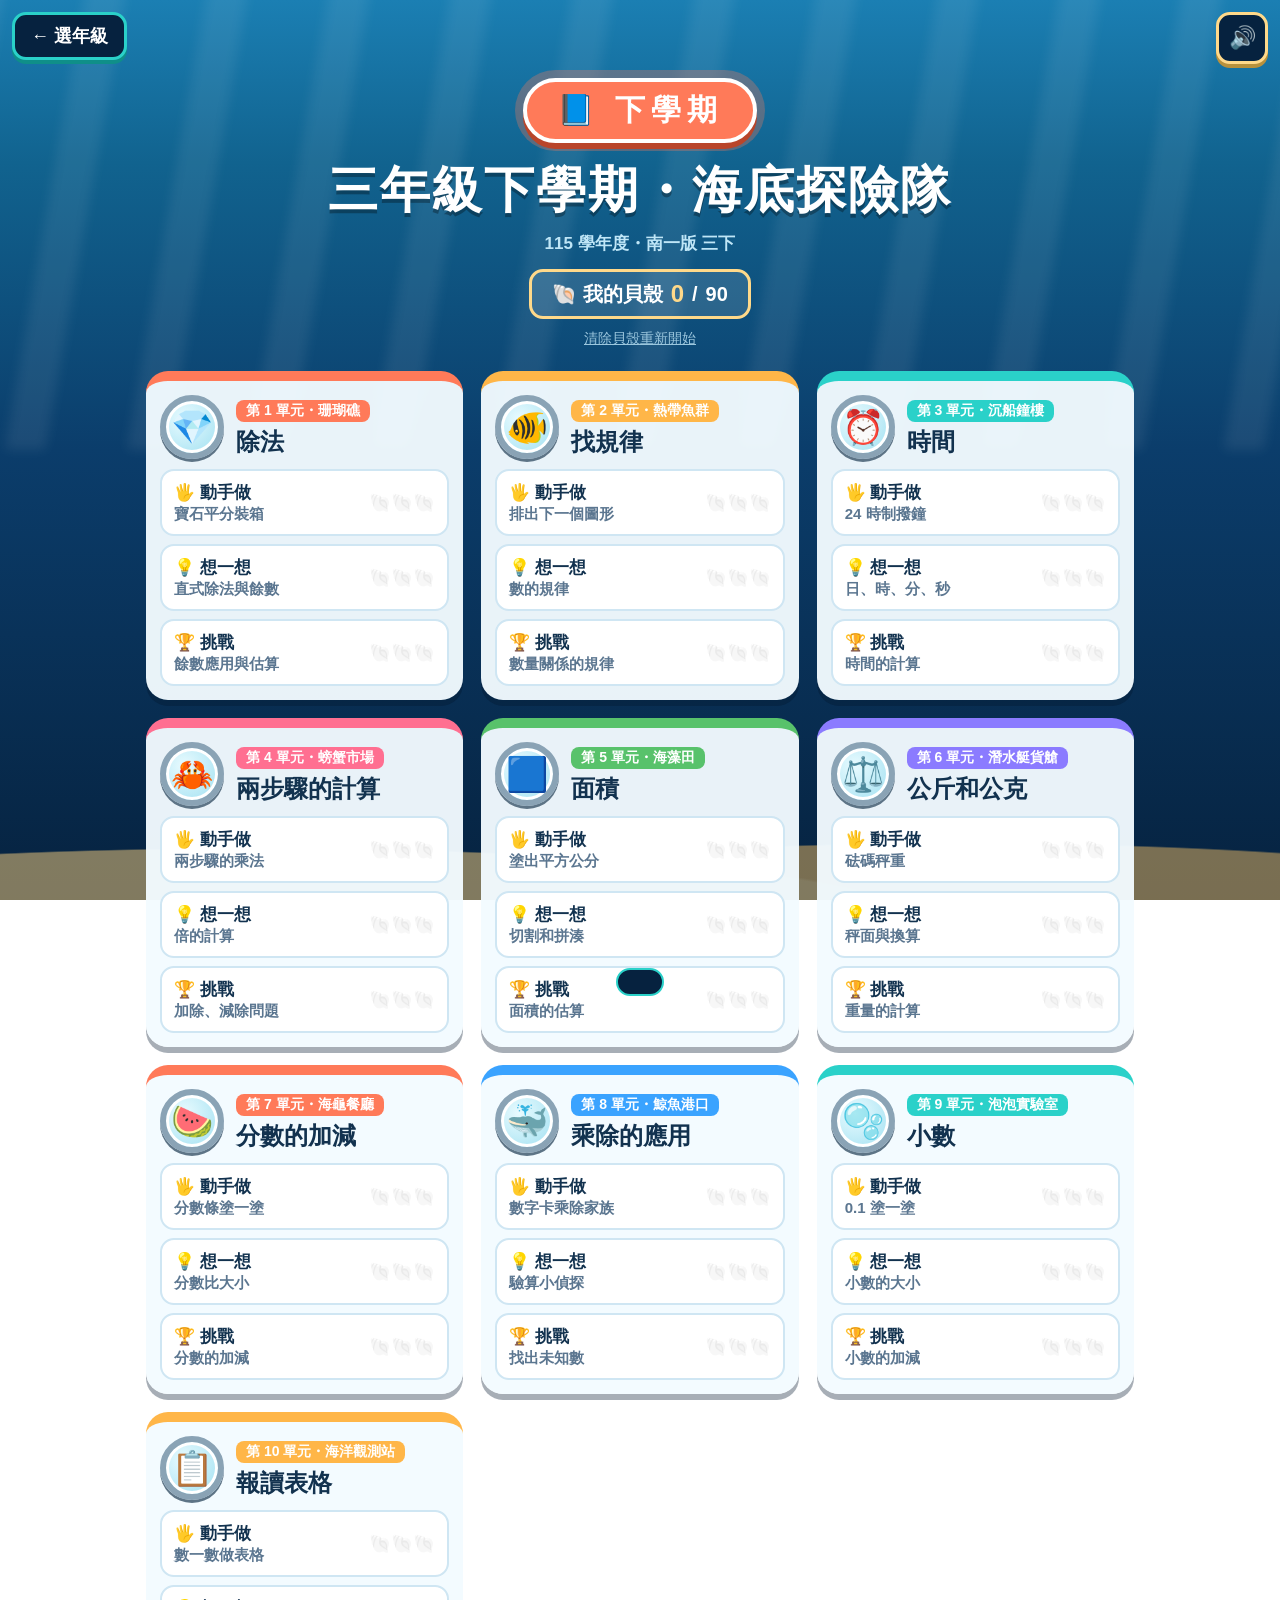
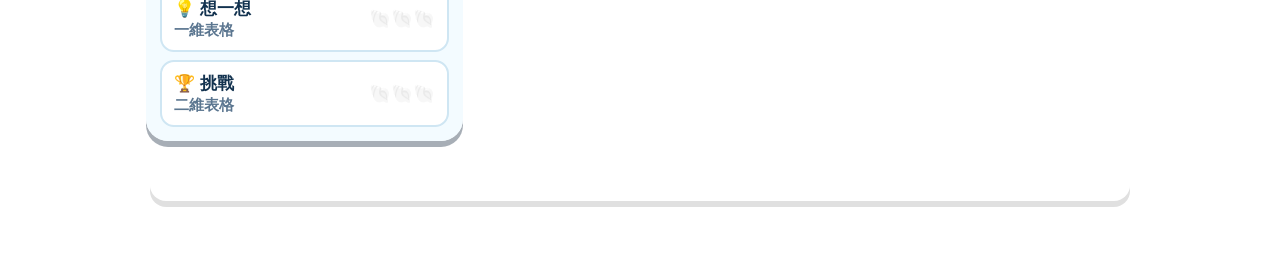
<file: grade3-2/index.html>
<!DOCTYPE html>
<html lang="zh-Hant-TW">
<head>
<meta charset="UTF-8">
<meta name="viewport" content="width=device-width, initial-scale=1, maximum-scale=1, user-scalable=no">
<title>三年級下學期・海底探險隊｜數學</title>
<link rel="stylesheet" href="style.css?v=20261103v">
</head>
<body>
<div class="sea" aria-hidden="true"><div class="rays"></div><div class="floor"></div></div>
<a class="grade-link" href="../index.html">← 選年級</a>
<button class="home-btn" id="homeBtn" hidden>⚓ 回基地</button>
<button class="sound-btn" id="soundBtn" title="聲音開關">🔊</button>

<div id="app">
  <!-- 首頁 -->
  <section id="hub">
    <div class="hero">
      <div class="sem-badge">📘 下學期</div>
      <h1>三年級下學期・海底探險隊</h1>
      <p id="verLine">115 學年度 三下</p>
      <div class="total">🐚 我的貝殼 <b id="totalStars">0</b> / <span id="maxStars">0</span></div>
      <div><button class="reset-link" id="resetBtn">清除貝殼重新開始</button></div>
    </div>
    <div id="verBar"></div>
    <div class="map" id="unitGrid"></div>
    <section class="exam-sec" aria-label="月考測驗卷"><div id="exam-box"></div></section>
  </section>

  <!-- 關卡 -->
  <section id="play" hidden>
    <div class="lv-title" id="lvTitle"></div>
    <div class="coach">
      <div class="coach-face">🐙</div>
      <div class="coach-bubble" id="bubbleWrap">
        <span class="who">章魚博士</span>
        <span id="bubble"></span>
        <button class="speak" id="speakBtn" title="再唸一次">🔊</button>
      </div>
    </div>
    <div class="stage" id="stage"></div>
  </section>
</div>

<!-- 過關畫面 -->
<div class="result" id="result" hidden>
  <div class="result-card">
    <div class="r-title" id="rTitle">過關了！</div>
    <div class="r-stars" id="rStars"></div>
    <div class="r-msg" id="rMsg"></div>
    <div class="nav-next">
      <button class="btn ghost" id="againBtn">🔁 再玩一次</button>
      <button class="btn coral" id="nextBtn">下一關 ➜</button>
      <button class="btn teal" id="backBtn">⚓ 回基地</button>
    </div>
  </div>
</div>
<div class="toast" id="toast"></div>
<div class="confetti" id="confetti" aria-hidden="true"></div>

<script src="https://kuog88.github.io/kg-ver.js"></script>
<script src="js/book.js?v=20261103v"></script>
<script src="js/core.js?v=20261103v"></script>
<script src="js/draw.js?v=20261103v"></script>
<script src="js/units1-5.js?v=20261103v"></script>
<script src="js/units6-10.js?v=20261103v"></script>
<script src="js/extra.js?v=20261103v"></script>
<script src="js/main.js?v=20261103v"></script>
<script src="js/exam-bank.js?v=20261103v"></script>
<script src="https://kuog88.github.io/kg-exam.js" defer></script>
<script src="https://kuog88.github.io/home-button.js" defer></script>
<script src="https://kuog88.github.io/bgm.js" defer></script>
</body>
</html>
</file>
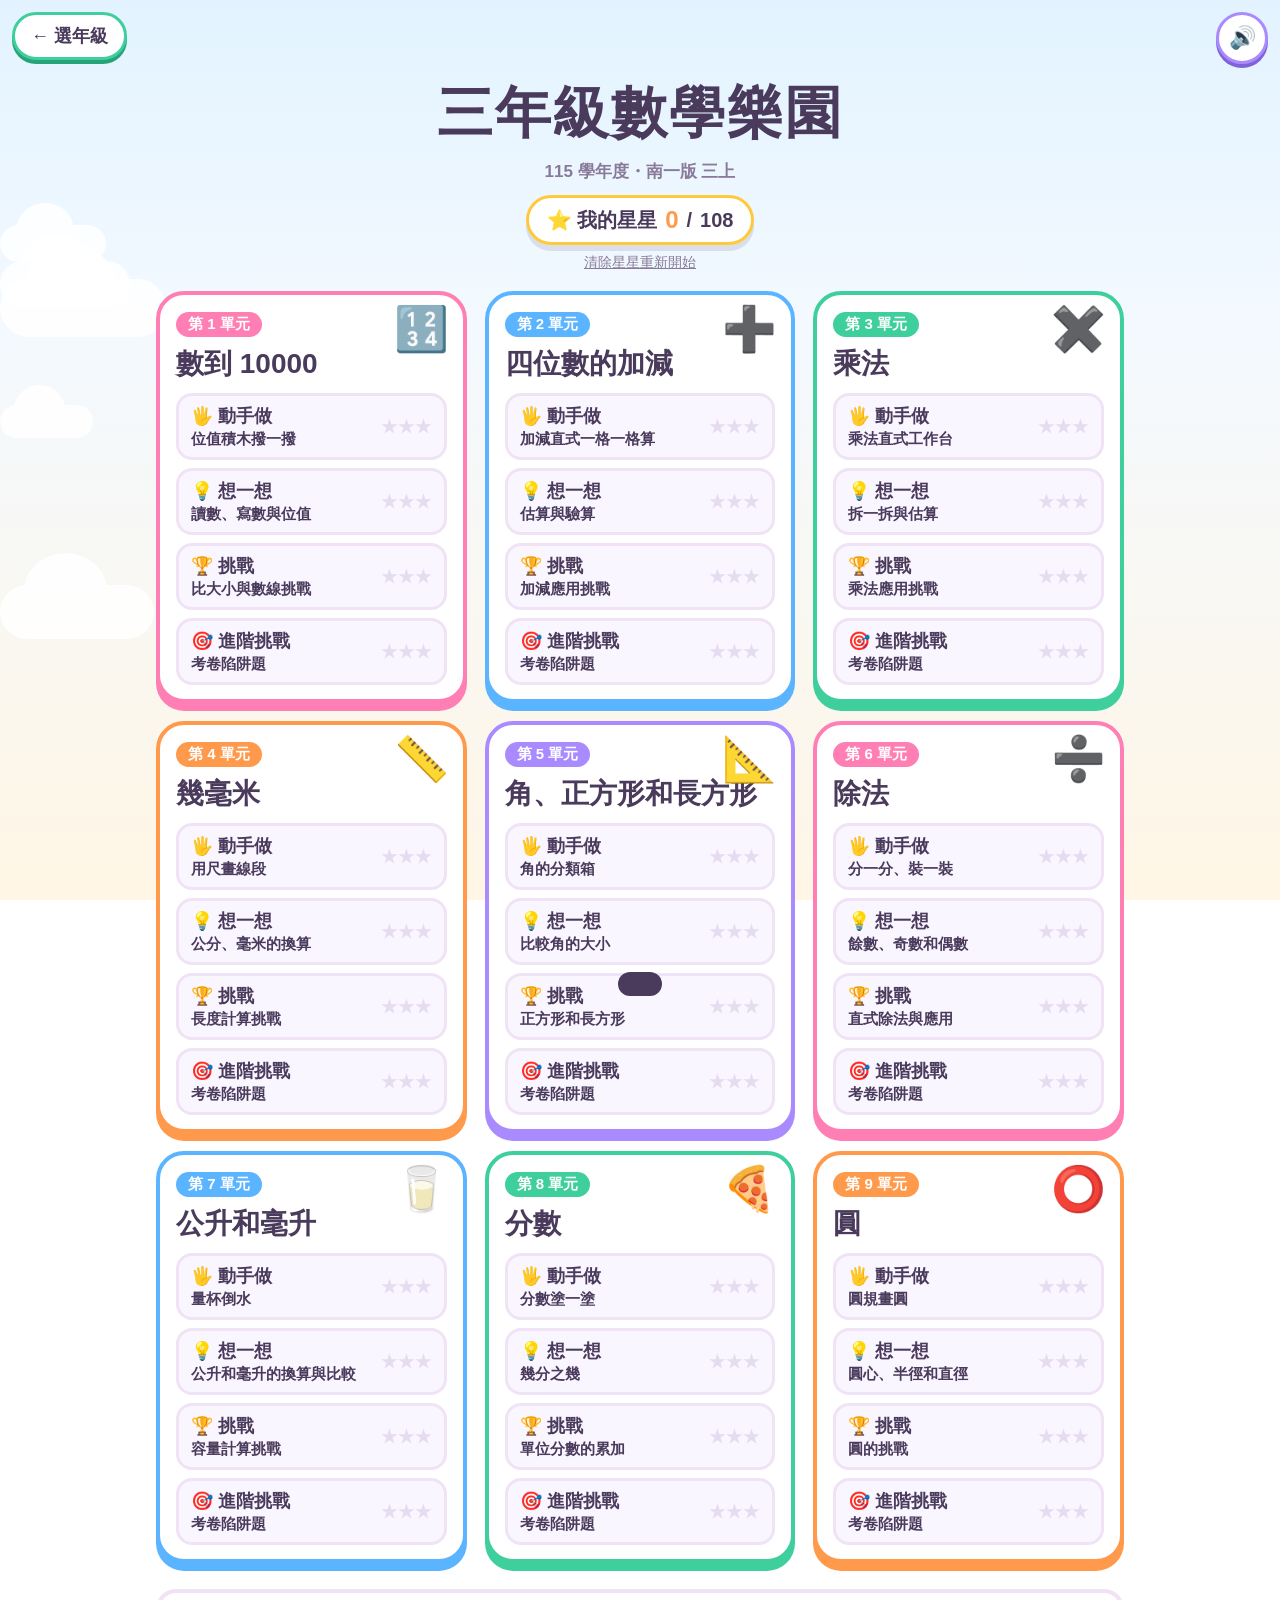
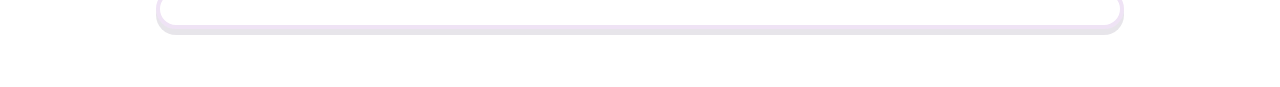
<file: grade3/index.html>
<!DOCTYPE html>
<html lang="zh-Hant-TW">
<head>
<meta charset="UTF-8">
<meta name="viewport" content="width=device-width, initial-scale=1, maximum-scale=1, user-scalable=no">
<title>三年級數學樂園</title>
<link rel="stylesheet" href="style.css?v=20261103v">
</head>
<body>
<div class="deco" aria-hidden="true"></div>
<a class="grade-link" href="../index.html">← 選年級</a>
<button class="home-btn" id="homeBtn" hidden>🏠 回首頁</button>
<button class="sound-btn" id="soundBtn" title="聲音開關">🔊</button>

<div id="app">
  <!-- 首頁 -->
  <section id="hub">
    <div class="hero">
      <h1><span class="rb">三</span><span class="rb">年</span><span class="rb">級</span><span class="rb">數</span><span class="rb">學</span><span class="rb">樂</span><span class="rb">園</span></h1>
      <p id="verLine">115 學年度 三上</p>
      <div class="total">⭐ 我的星星 <b id="totalStars">0</b> / <span id="maxStars">108</span></div>
      <div><button class="reset-link" id="resetBtn">清除星星重新開始</button></div>
    </div>
    <div id="verBar"></div>
    <div class="grid" id="unitGrid"></div>
    <div class="exam-sec"><div id="exam-box"></div></div>
  </section>

  <!-- 關卡 -->
  <section id="play" hidden>
    <div class="lv-title" id="lvTitle"></div>
    <div class="coach">
      <div class="coach-face">🦉</div>
      <div class="coach-bubble" id="bubbleWrap">
        <span class="who">貓頭鷹老師</span>
        <span id="bubble"></span>
        <button class="speak" id="speakBtn" title="再唸一次">🔊</button>
      </div>
    </div>
    <div class="stage" id="stage"></div>
  </section>
</div>

<!-- 過關畫面 -->
<div class="result" id="result" hidden>
  <div class="result-card">
    <div class="r-title" id="rTitle">過關了！</div>
    <div class="r-stars" id="rStars"></div>
    <div class="r-msg" id="rMsg"></div>
    <div class="nav-next">
      <button class="btn ghost" id="againBtn">🔁 再玩一次</button>
      <button class="btn mint" id="nextBtn">下一關 ➜</button>
      <button class="btn blue" id="backBtn">🏠 回首頁</button>
    </div>
  </div>
</div>
<div class="toast" id="toast"></div>
<div class="confetti" id="confetti" aria-hidden="true"></div>

<script src="https://kuog88.github.io/kg-ver.js"></script>
<script src="js/book.js?v=20261103v"></script>
<script src="js/core.js?v=20261103v"></script>
<script src="js/draw.js?v=20261103v"></script>
<script src="js/units1-3.js?v=20261103v"></script>
<script src="js/units4-6.js?v=20261103v"></script>
<script src="js/units7-9.js?v=20261103v"></script>
<script src="js/advanced.js?v=20261103v"></script>
<script src="js/extra.js?v=20261103v"></script>
<script src="js/main.js?v=20261103v"></script>
<script src="js/exam-bank.js?v=20261120"></script>
<script src="https://kuog88.github.io/kg-exam.js" defer></script>
<script src="https://kuog88.github.io/home-button.js" defer></script>
<script src="https://kuog88.github.io/bgm.js" defer></script>
</body>
</html>
</file>
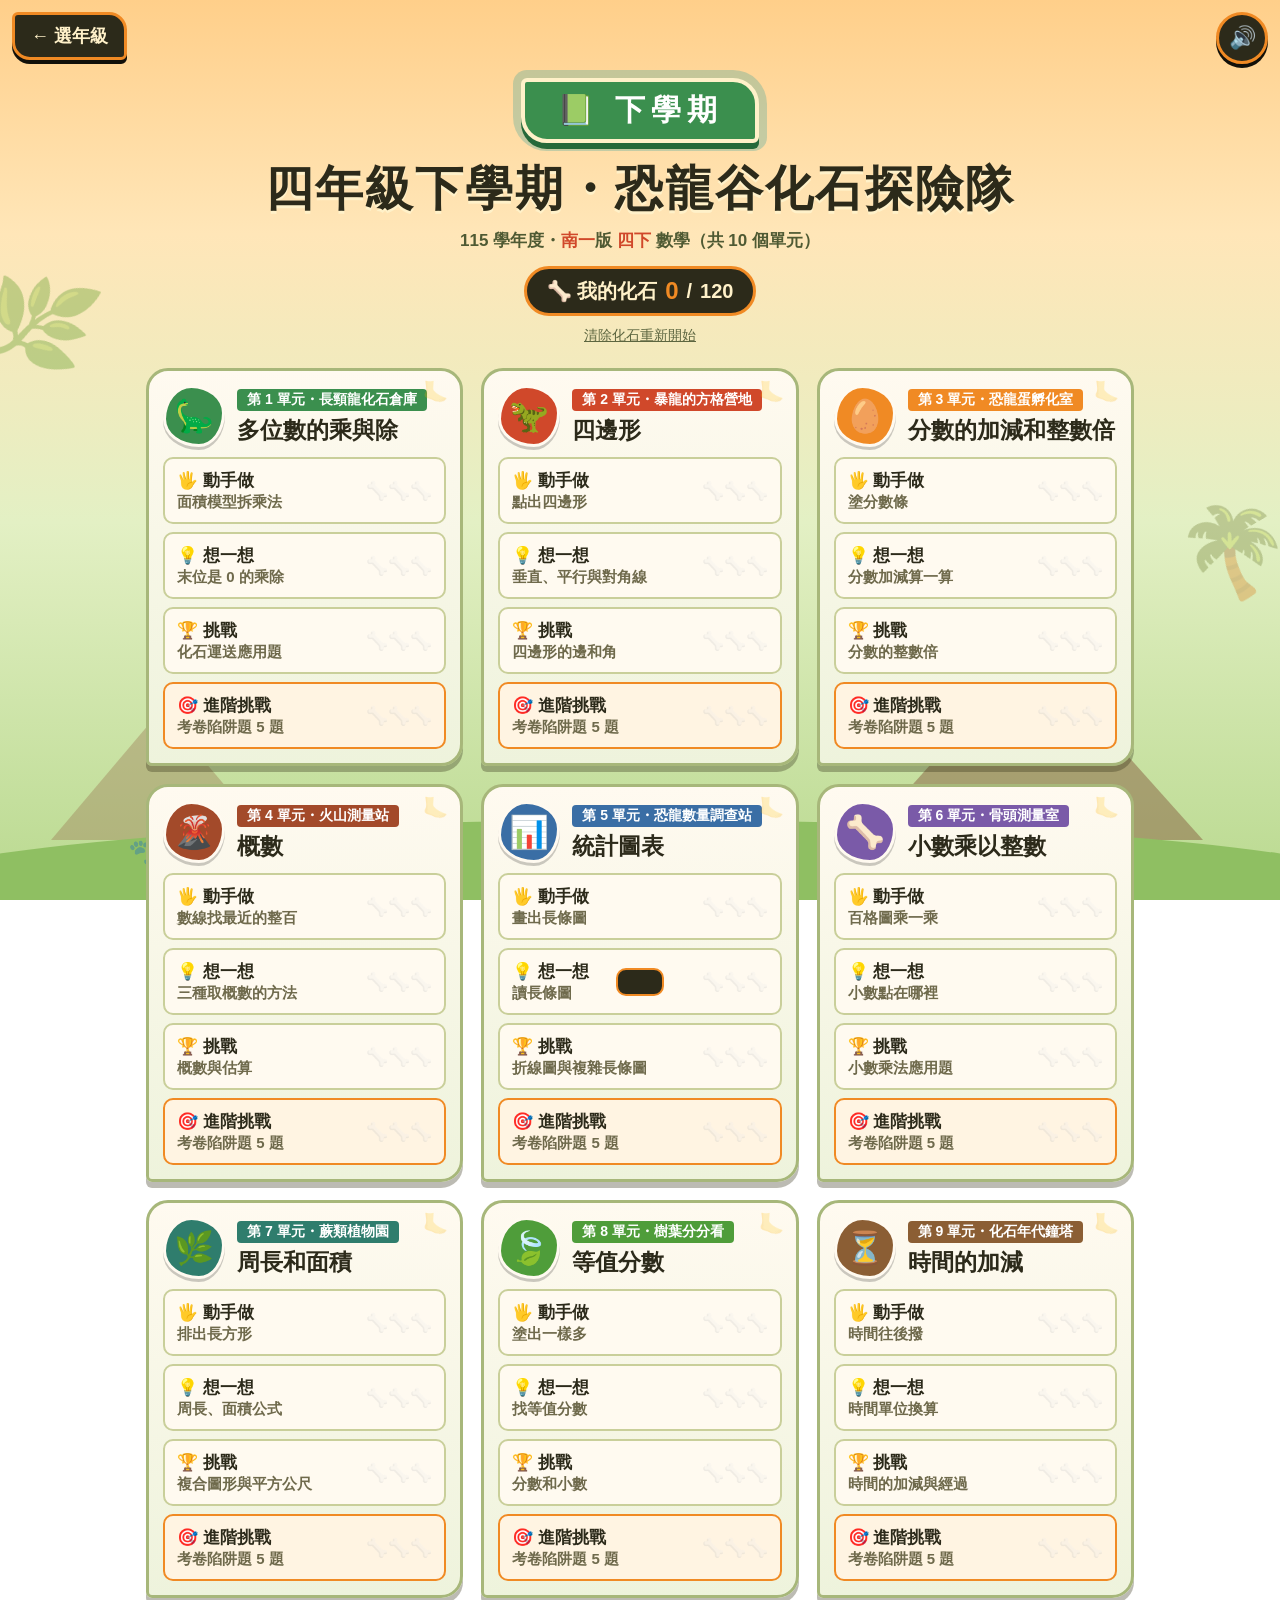
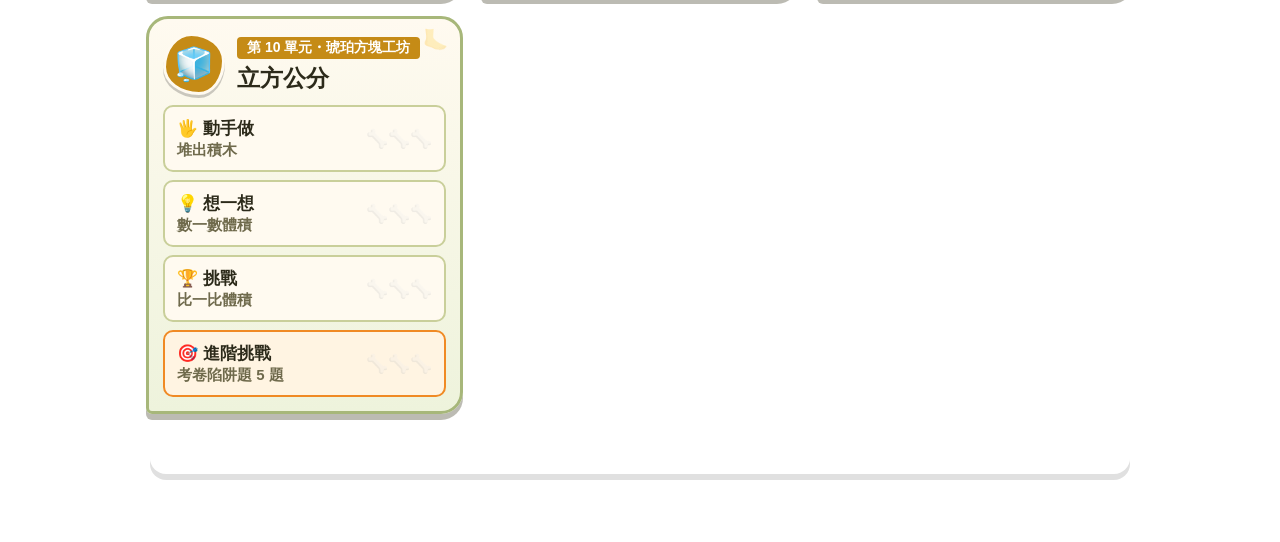
<file: grade4-2/index.html>
<!DOCTYPE html>
<html lang="zh-Hant-TW">
<head>
<meta charset="UTF-8">
<meta name="viewport" content="width=device-width, initial-scale=1, maximum-scale=1, user-scalable=no">
<title>四年級下學期・恐龍谷化石探險隊｜數學</title>
<link rel="stylesheet" href="style.css?v=20261103v">
</head>
<body>
<div class="valley" aria-hidden="true"><div class="volcano"></div><div class="volcano v2"></div><div class="leaf l1">🌿</div><div class="leaf l2">🌴</div><div class="ground"></div><div class="prints">🐾 🐾 🐾</div></div>
<a class="grade-link" href="../index.html">← 選年級</a>
<button class="home-btn" id="homeBtn" hidden>⛺ 回營地</button>
<button class="sound-btn" id="soundBtn" title="聲音開關">🔊</button>

<div id="app">
  <!-- 首頁 -->
  <section id="hub">
    <div class="hero">
      <div class="sem-badge">📗 下學期</div>
      <h1 class="hub-title">四年級下學期・恐龍谷化石探險隊</h1>
      <p>115 學年度・<b id="verName">南一</b>版 <b>四下</b> 數學（共 <span id="unitCount">10</span> 個單元）</p>
      <div class="total">🦴 我的化石 <b id="totalStars">0</b> / <span id="maxStars">120</span></div>
      <div><button class="reset-link" id="resetBtn">清除化石重新開始</button></div>
    </div>
    <div id="verBar"></div>
    <div class="map" id="unitGrid"></div>
    <section class="exam-sec" aria-label="月考測驗卷"><div id="exam-box"></div></section>
  </section>

  <!-- 關卡 -->
  <section id="play" hidden>
    <div class="lv-title" id="lvTitle"></div>
    <div class="coach">
      <div class="coach-face">🦖</div>
      <div class="coach-bubble" id="bubbleWrap">
        <span class="who">小暴龍隊長</span>
        <span id="bubble"></span>
        <button class="speak" id="speakBtn" title="再唸一次">🔊</button>
      </div>
    </div>
    <div class="stage" id="stage"></div>
  </section>
</div>

<!-- 過關畫面 -->
<div class="result" id="result" hidden>
  <div class="result-card">
    <div class="r-title" id="rTitle">過關了！</div>
    <div class="r-stars" id="rStars"></div>
    <div class="r-msg" id="rMsg"></div>
    <div class="nav-next">
      <button class="btn ghost" id="againBtn">🔁 再玩一次</button>
      <button class="btn gold" id="nextBtn">下一關 ➜</button>
      <button class="btn teal" id="backBtn">⛺ 回營地</button>
    </div>
  </div>
</div>
<div class="toast" id="toast"></div>
<div class="confetti" id="confetti" aria-hidden="true"></div>

<script src="https://kuog88.github.io/kg-ver.js"></script>
<script src="js/book.js?v=20261103v"></script>
<script src="js/core.js?v=20261103v"></script>
<script src="js/draw.js?v=20261103v"></script>
<script src="js/units-a.js?v=20261103v"></script>
<script src="js/units-b.js?v=20261103v"></script>
<script src="js/units-c.js?v=20261103v"></script>
<script src="js/exam-bank.js?v=20261103v"></script>
<script src="js/main.js?v=20261103v"></script>
<script src="https://kuog88.github.io/kg-exam.js" defer></script>
<script src="https://kuog88.github.io/home-button.js" defer></script>
<script src="https://kuog88.github.io/bgm.js" defer></script>
</body>
</html>
</file>
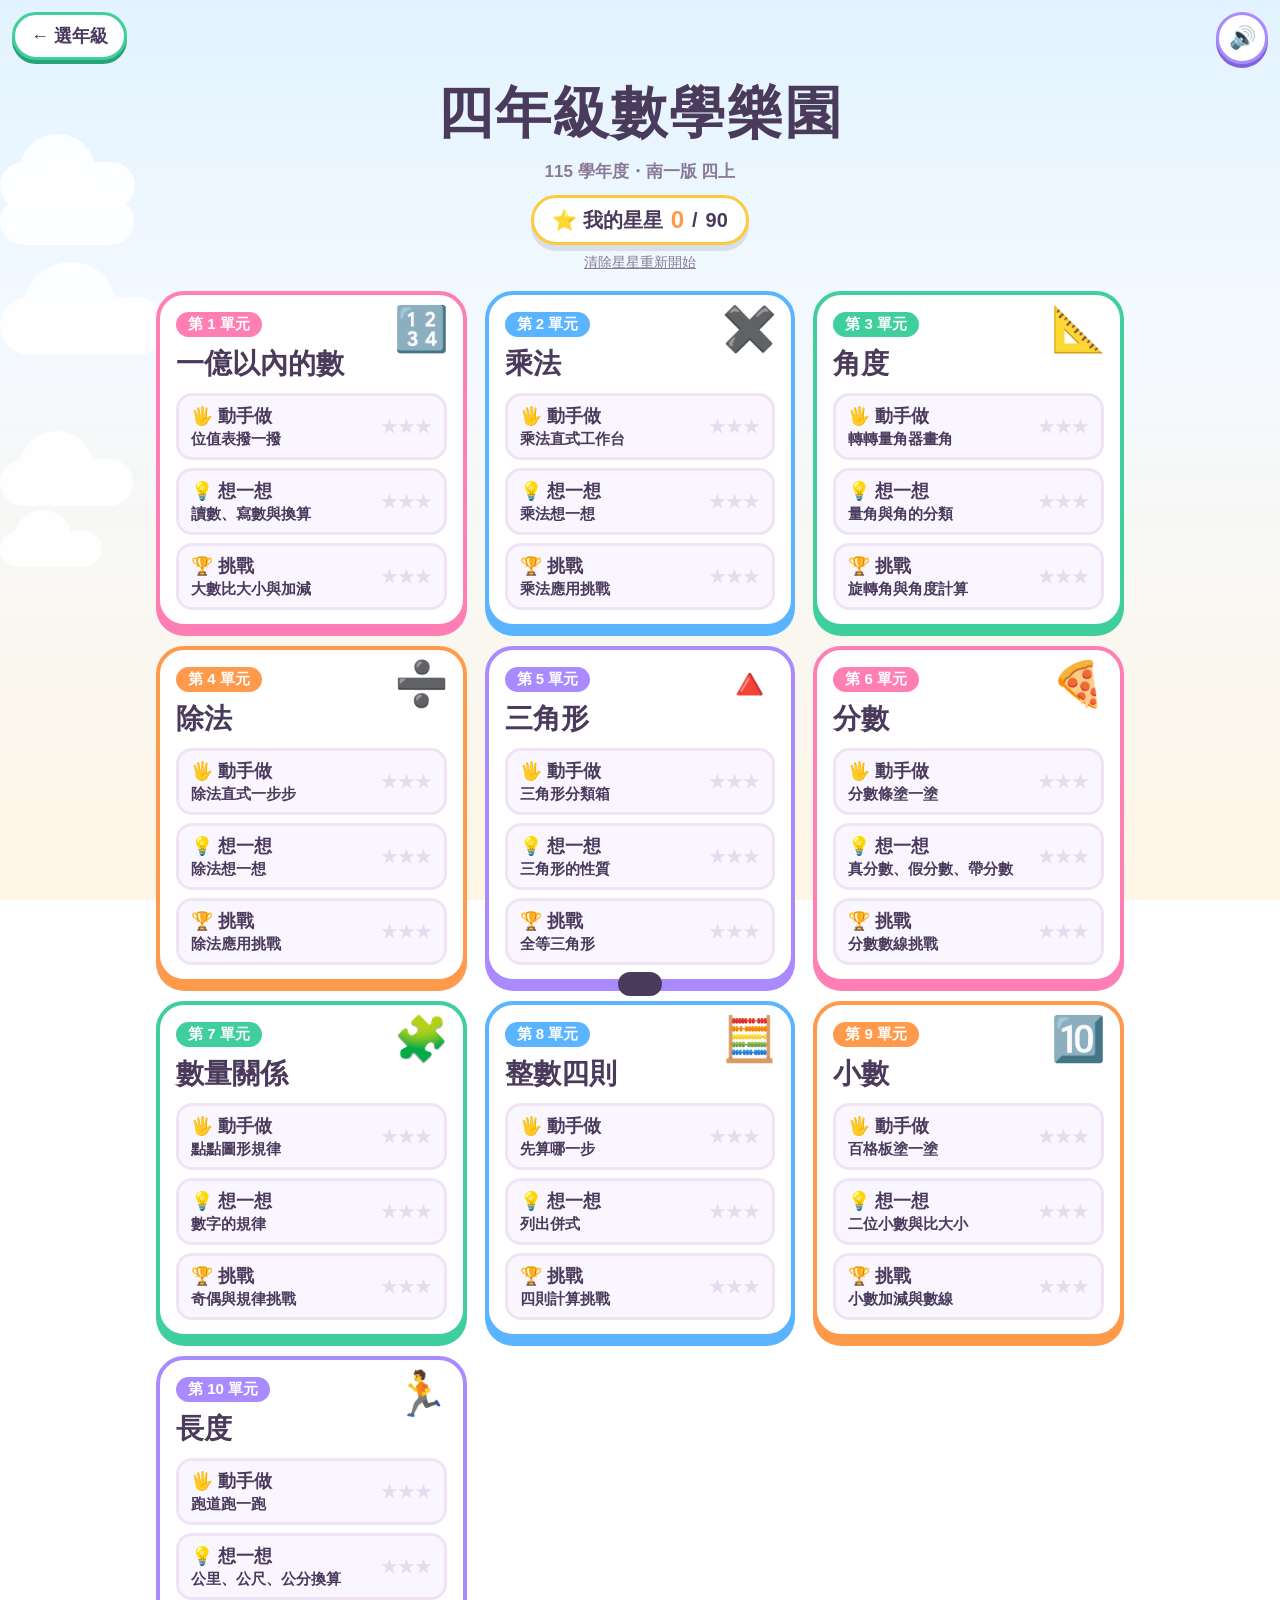
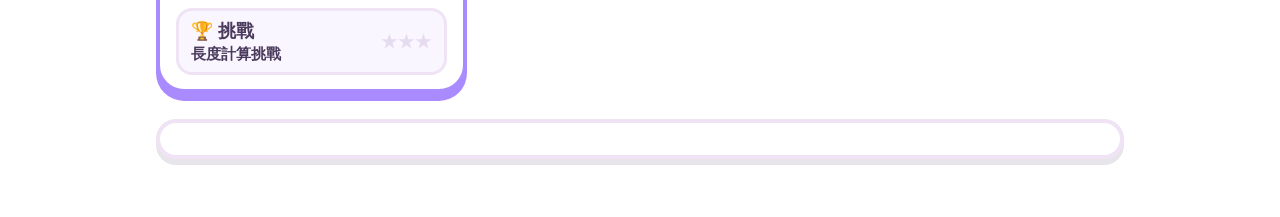
<file: grade4/index.html>
<!DOCTYPE html>
<html lang="zh-Hant-TW">
<head>
<meta charset="UTF-8">
<meta name="viewport" content="width=device-width, initial-scale=1, maximum-scale=1, user-scalable=no">
<title>四年級數學樂園</title>
<link rel="stylesheet" href="style.css?v=20261103v">
</head>
<body>
<div class="deco" aria-hidden="true"></div>
<a class="grade-link" href="../index.html">← 選年級</a>
<button class="home-btn" id="homeBtn" hidden>🏠 回首頁</button>
<button class="sound-btn" id="soundBtn" title="聲音開關">🔊</button>

<div id="app">
  <!-- 首頁 -->
  <section id="hub">
    <div class="hero">
      <h1><span class="rb">四</span><span class="rb">年</span><span class="rb">級</span><span class="rb">數</span><span class="rb">學</span><span class="rb">樂</span><span class="rb">園</span></h1>
      <p id="verLine">115 學年度 四上</p>
      <div class="total">⭐ 我的星星 <b id="totalStars">0</b> / <span id="maxStars">0</span></div>
      <div><button class="reset-link" id="resetBtn">清除星星重新開始</button></div>
    </div>
    <div id="verBar"></div>
    <div class="grid" id="unitGrid"></div>
    <div class="exam-sec"><div id="exam-box"></div></div>
  </section>

  <!-- 關卡 -->
  <section id="play" hidden>
    <div class="lv-title" id="lvTitle"></div>
    <div class="coach">
      <div class="coach-face">🦉</div>
      <div class="coach-bubble" id="bubbleWrap">
        <span class="who">貓頭鷹老師</span>
        <span id="bubble"></span>
        <button class="speak" id="speakBtn" title="再唸一次">🔊</button>
      </div>
    </div>
    <div class="stage" id="stage"></div>
  </section>
</div>

<!-- 過關畫面 -->
<div class="result" id="result" hidden>
  <div class="result-card">
    <div class="r-title" id="rTitle">過關了！</div>
    <div class="r-stars" id="rStars"></div>
    <div class="r-msg" id="rMsg"></div>
    <div class="nav-next">
      <button class="btn ghost" id="againBtn">🔁 再玩一次</button>
      <button class="btn mint" id="nextBtn">下一關 ➜</button>
      <button class="btn blue" id="backBtn">🏠 回首頁</button>
    </div>
  </div>
</div>
<div class="toast" id="toast"></div>
<div class="confetti" id="confetti" aria-hidden="true"></div>

<script src="https://kuog88.github.io/kg-ver.js"></script>
<script src="js/book.js?v=20261103v"></script>
<script src="js/core.js?v=20261103v"></script>
<script src="js/draw.js?v=20261103v"></script>
<script src="js/units1-3.js?v=20261103v"></script>
<script src="js/units4-6.js?v=20261103v"></script>
<script src="js/units7-10.js?v=20261103v"></script>
<script src="js/extra.js?v=20261103v"></script>
<script src="js/main.js?v=20261103v"></script>
<script src="js/exam-bank.js?v=20261122"></script>
<script src="https://kuog88.github.io/kg-exam.js" defer></script>
<script src="https://kuog88.github.io/home-button.js" defer></script>
<script src="https://kuog88.github.io/bgm.js" defer></script>
</body>
</html>
</file>
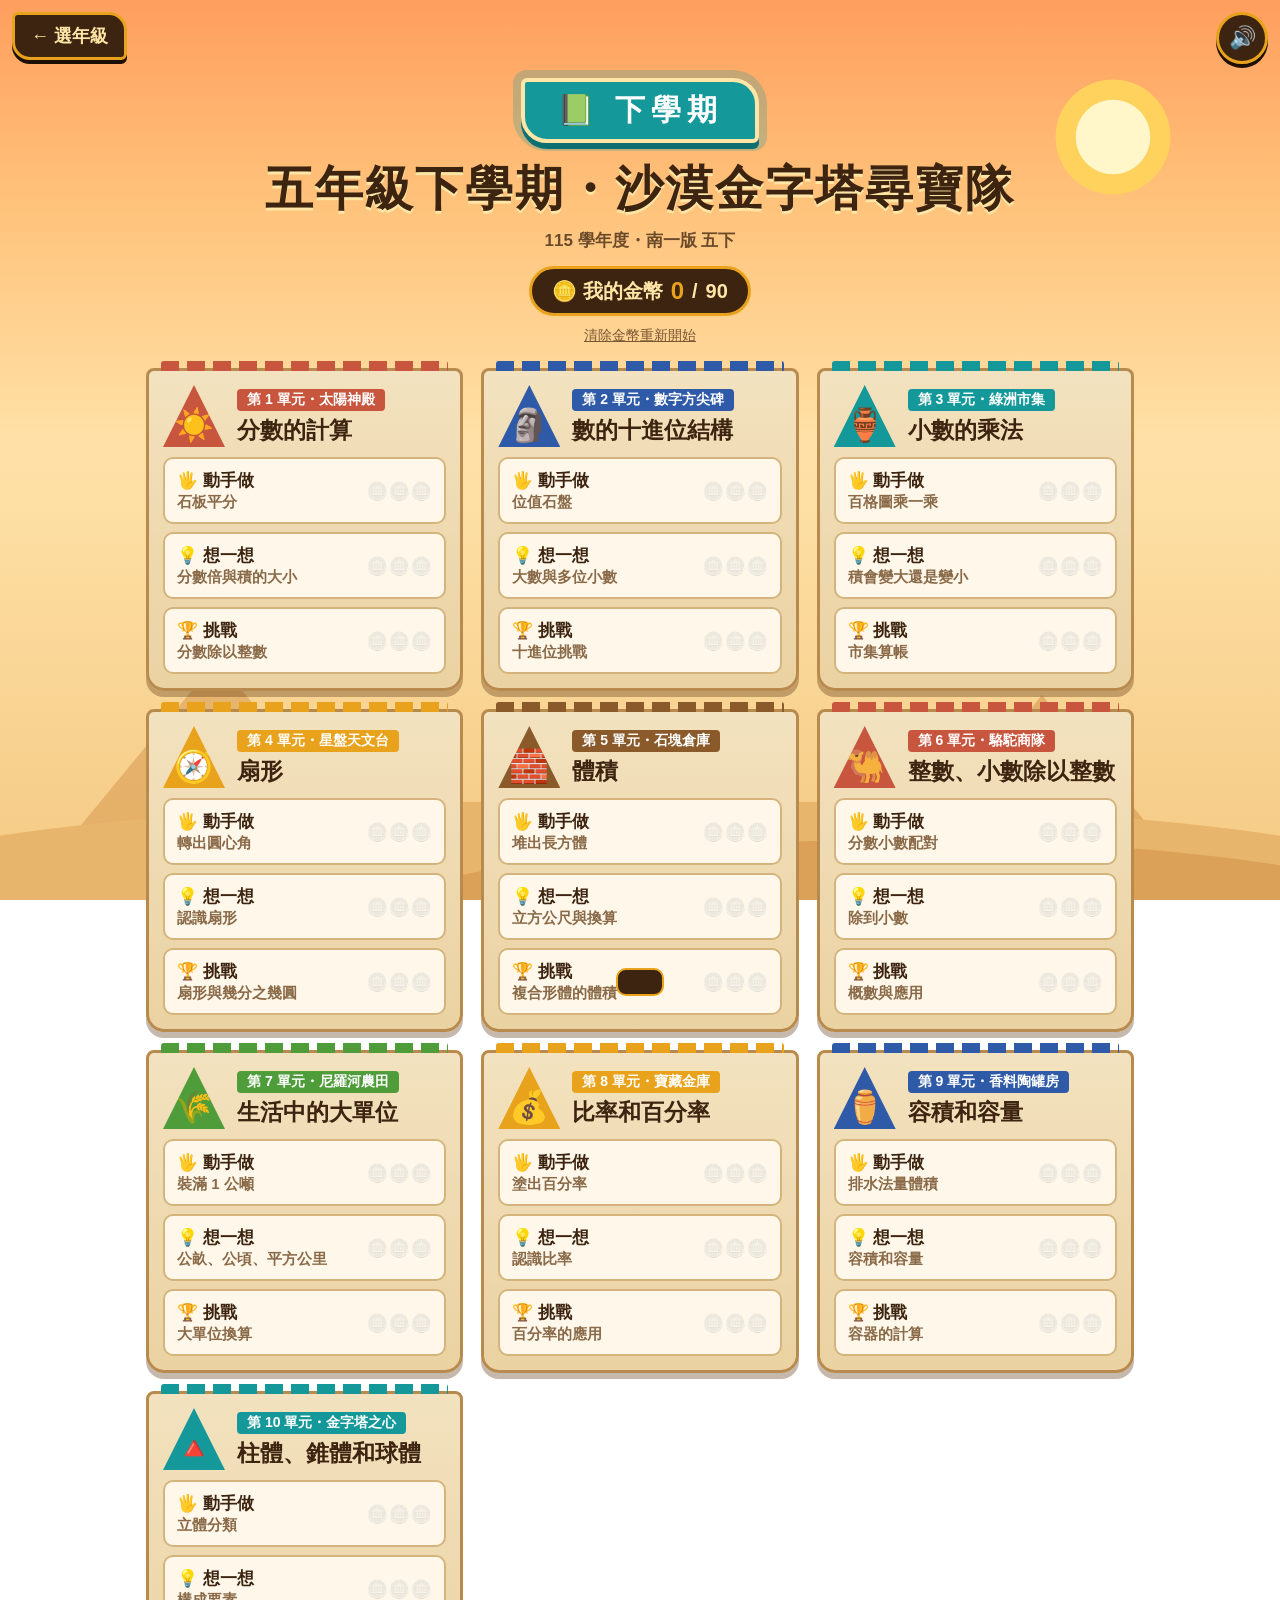
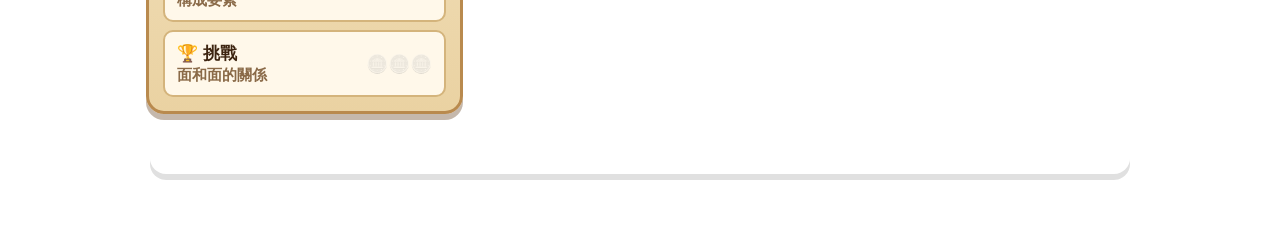
<file: grade5-2/index.html>
<!DOCTYPE html>
<html lang="zh-Hant-TW">
<head>
<meta charset="UTF-8">
<meta name="viewport" content="width=device-width, initial-scale=1, maximum-scale=1, user-scalable=no">
<title>五年級下學期・沙漠金字塔尋寶隊｜數學</title>
<link rel="stylesheet" href="style.css?v=20261103v">
</head>
<body>
<div class="desert" aria-hidden="true"><div class="sun"></div><div class="pyr p1"></div><div class="pyr p2"></div><div class="pyr p3"></div><div class="dune d1"></div><div class="dune d2"></div></div>
<a class="grade-link" href="../index.html">← 選年級</a>
<button class="home-btn" id="homeBtn" hidden>🏕️ 回營地</button>
<button class="sound-btn" id="soundBtn" title="聲音開關">🔊</button>

<div id="app">
  <!-- 首頁 -->
  <section id="hub">
    <div class="hero">
      <div class="sem-badge">📗 下學期</div>
      <h1 class="hub-title">五年級下學期・沙漠金字塔尋寶隊</h1>
      <p id="verLine">115 學年度 五下</p>
      <div class="total">🪙 我的金幣 <b id="totalStars">0</b> / <span id="maxStars">0</span></div>
      <div><button class="reset-link" id="resetBtn">清除金幣重新開始</button></div>
    </div>
    <div id="verBar"></div>
    <div class="map" id="unitGrid"></div>
    <section class="exam-sec" aria-label="月考測驗卷"><div id="exam-box"></div></section>
  </section>

  <!-- 關卡 -->
  <section id="play" hidden>
    <div class="lv-title" id="lvTitle"></div>
    <div class="coach">
      <div class="coach-face">🦊</div>
      <div class="coach-bubble" id="bubbleWrap">
        <span class="who">沙狐隊長</span>
        <span id="bubble"></span>
        <button class="speak" id="speakBtn" title="再唸一次">🔊</button>
      </div>
    </div>
    <div class="stage" id="stage"></div>
  </section>
</div>

<!-- 過關畫面 -->
<div class="result" id="result" hidden>
  <div class="result-card">
    <div class="r-title" id="rTitle">過關了！</div>
    <div class="r-stars" id="rStars"></div>
    <div class="r-msg" id="rMsg"></div>
    <div class="nav-next">
      <button class="btn ghost" id="againBtn">🔁 再玩一次</button>
      <button class="btn gold" id="nextBtn">下一關 ➜</button>
      <button class="btn teal" id="backBtn">🏕️ 回營地</button>
    </div>
  </div>
</div>
<div class="toast" id="toast"></div>
<div class="confetti" id="confetti" aria-hidden="true"></div>

<script src="https://kuog88.github.io/kg-ver.js"></script>
<script src="js/book.js?v=20261103v"></script>
<script src="js/core.js?v=20261103v"></script>
<script src="js/draw.js?v=20261103v"></script>
<script src="js/units1-5.js?v=20261103v"></script>
<script src="js/units6-10.js?v=20261103v"></script>
<script src="js/extra.js?v=20261103v"></script>
<script src="js/main.js?v=20261103v"></script>
<script src="js/exam-bank.js?v=20261103v"></script>
<script src="https://kuog88.github.io/kg-exam.js" defer></script>
<script src="https://kuog88.github.io/home-button.js" defer></script>
<script src="https://kuog88.github.io/bgm.js" defer></script>
</body>
</html>
</file>
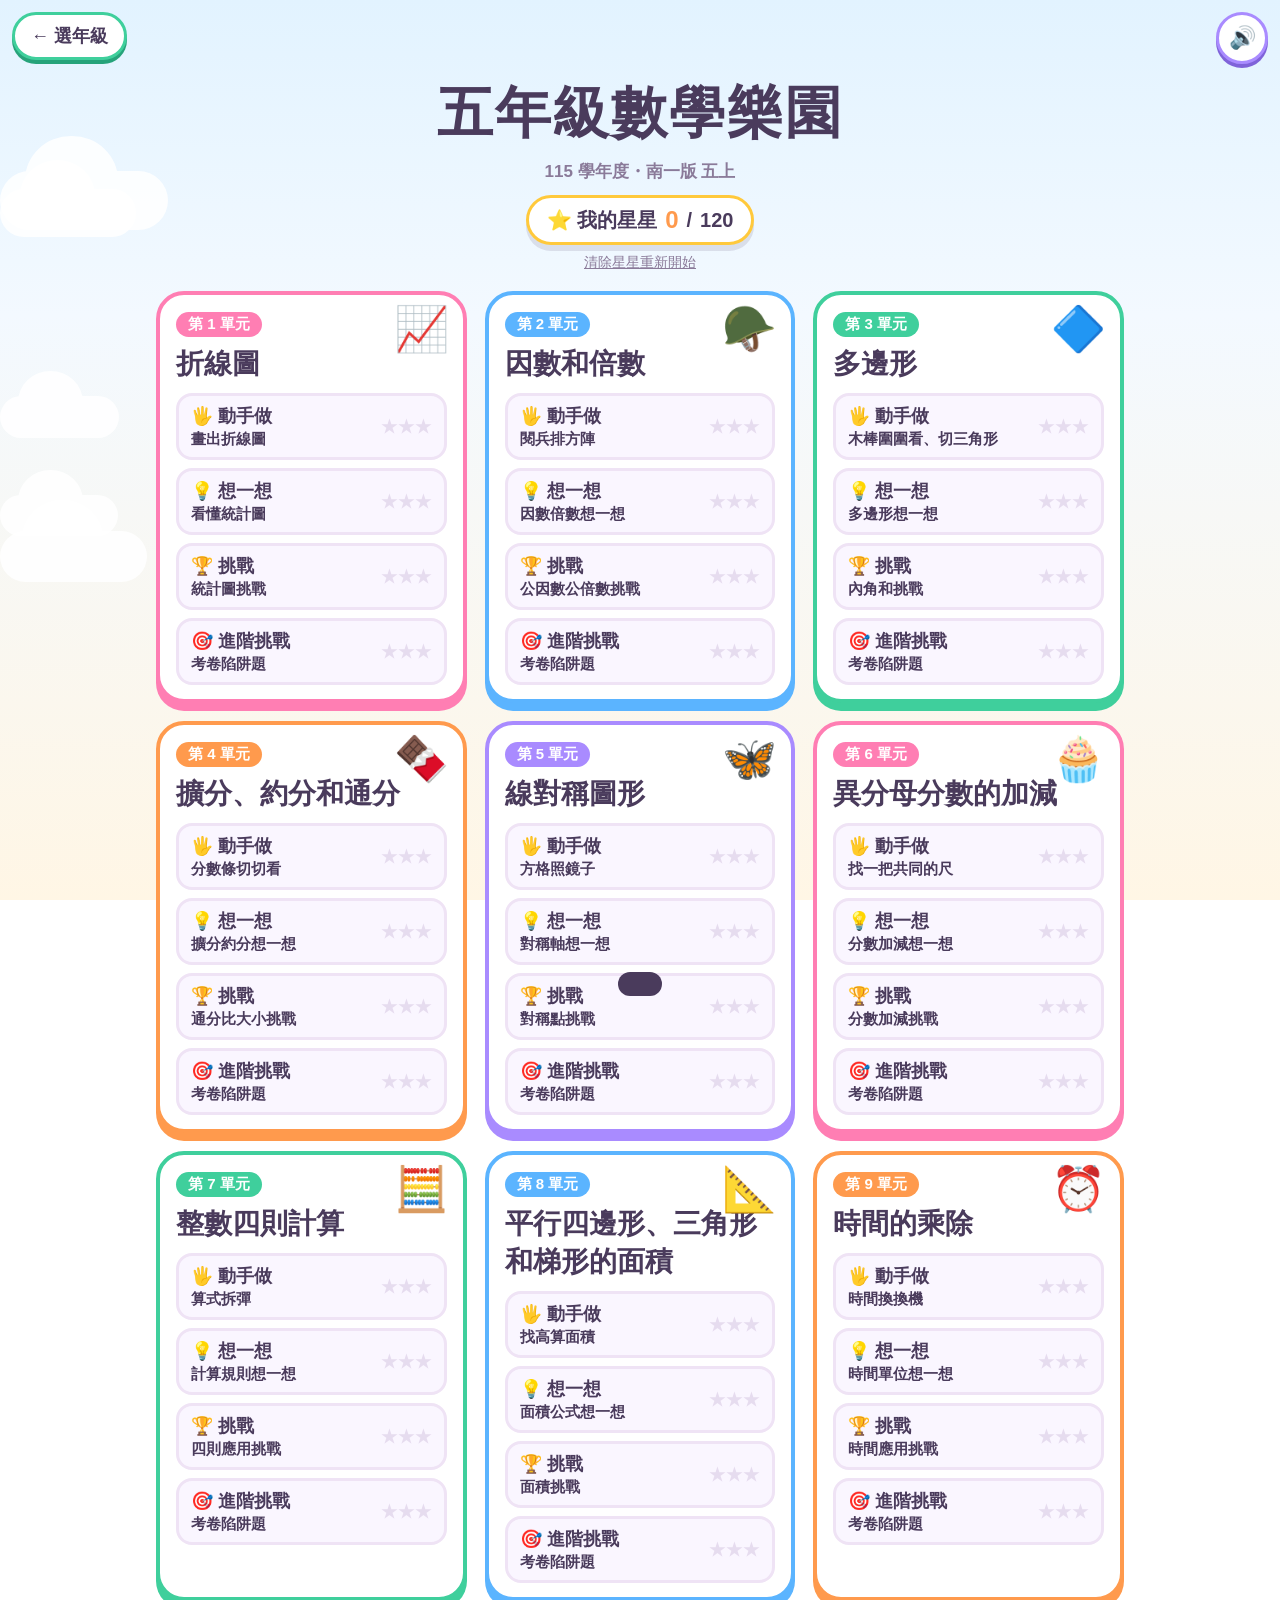
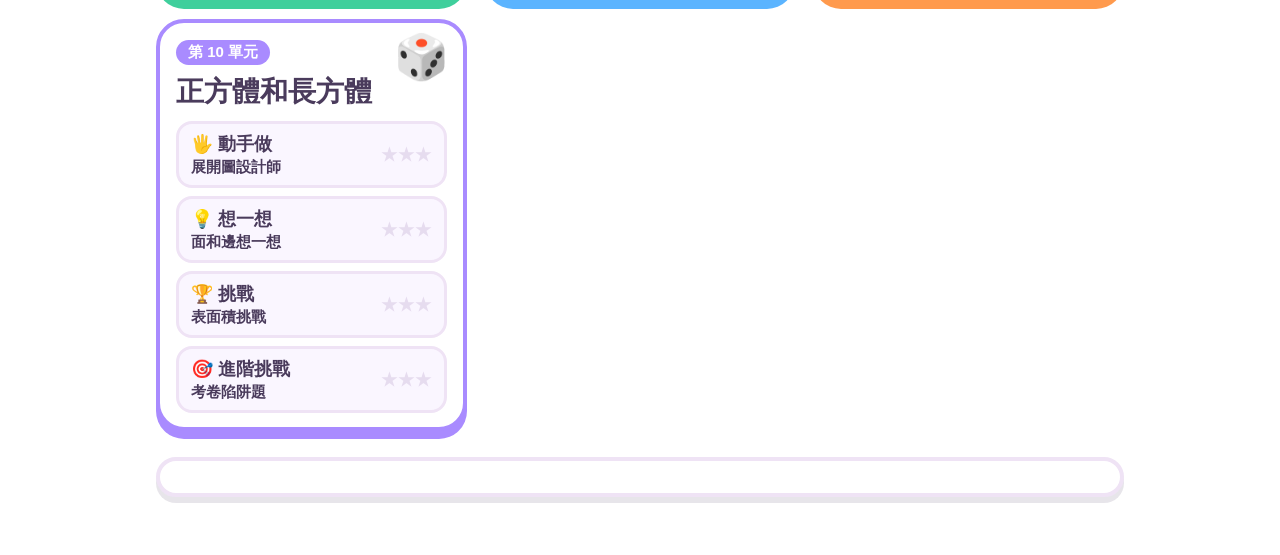
<file: grade5/index.html>
<!DOCTYPE html>
<html lang="zh-Hant-TW">
<head>
<meta charset="UTF-8">
<meta name="viewport" content="width=device-width, initial-scale=1, maximum-scale=1, user-scalable=no">
<title>五年級數學樂園</title>
<link rel="stylesheet" href="style.css?v=20261103v">
</head>
<body>
<div class="deco" aria-hidden="true"></div>
<a class="grade-link" href="../index.html">← 選年級</a>
<button class="home-btn" id="homeBtn" hidden>🏠 回首頁</button>
<button class="sound-btn" id="soundBtn" title="聲音開關">🔊</button>

<div id="app">
  <!-- 首頁 -->
  <section id="hub">
    <div class="hero">
      <h1><span class="rb">五</span><span class="rb">年</span><span class="rb">級</span><span class="rb">數</span><span class="rb">學</span><span class="rb">樂</span><span class="rb">園</span></h1>
      <p id="verLine">115 學年度 五上</p>
      <div class="total">⭐ 我的星星 <b id="totalStars">0</b> / <span id="maxStars">0</span></div>
      <div><button class="reset-link" id="resetBtn">清除星星重新開始</button></div>
    </div>
    <div id="verBar"></div>
    <div class="grid" id="unitGrid"></div>
    <div class="exam-sec"><div id="exam-box"></div></div>
  </section>

  <!-- 關卡 -->
  <section id="play" hidden>
    <div class="lv-title" id="lvTitle"></div>
    <div class="coach">
      <div class="coach-face">🦉</div>
      <div class="coach-bubble" id="bubbleWrap">
        <span class="who">貓頭鷹老師</span>
        <span id="bubble"></span>
        <button class="speak" id="speakBtn" title="再唸一次">🔊</button>
      </div>
    </div>
    <div class="stage" id="stage"></div>
  </section>
</div>

<!-- 過關畫面 -->
<div class="result" id="result" hidden>
  <div class="result-card">
    <div class="r-title" id="rTitle">過關了！</div>
    <div class="r-stars" id="rStars"></div>
    <div class="r-msg" id="rMsg"></div>
    <div class="nav-next">
      <button class="btn ghost" id="againBtn">🔁 再玩一次</button>
      <button class="btn mint" id="nextBtn">下一關 ➜</button>
      <button class="btn blue" id="backBtn">🏠 回首頁</button>
    </div>
  </div>
</div>
<div class="toast" id="toast"></div>
<div class="confetti" id="confetti" aria-hidden="true"></div>

<script src="https://kuog88.github.io/kg-ver.js"></script>
<script src="js/book.js?v=20261103v"></script>
<script src="js/core.js?v=20261103v"></script>
<script src="js/units1-2.js?v=20261103v"></script>
<script src="js/units3-4.js?v=20261103v"></script>
<script src="js/units5-6.js?v=20261103v"></script>
<script src="js/units7-8.js?v=20261103v"></script>
<script src="js/units9-10.js?v=20261103v"></script>
<script src="js/advanced.js?v=20261103v"></script>
<script src="js/extra.js?v=20261103v"></script>
<script src="js/main.js?v=20261103v"></script>
<script src="js/exam-bank.js?v=20261103v"></script>
<script src="https://kuog88.github.io/kg-exam.js" defer></script>
<script src="https://kuog88.github.io/home-button.js" defer></script>
<script src="https://kuog88.github.io/bgm.js" defer></script>
</body>
</html>
</file>
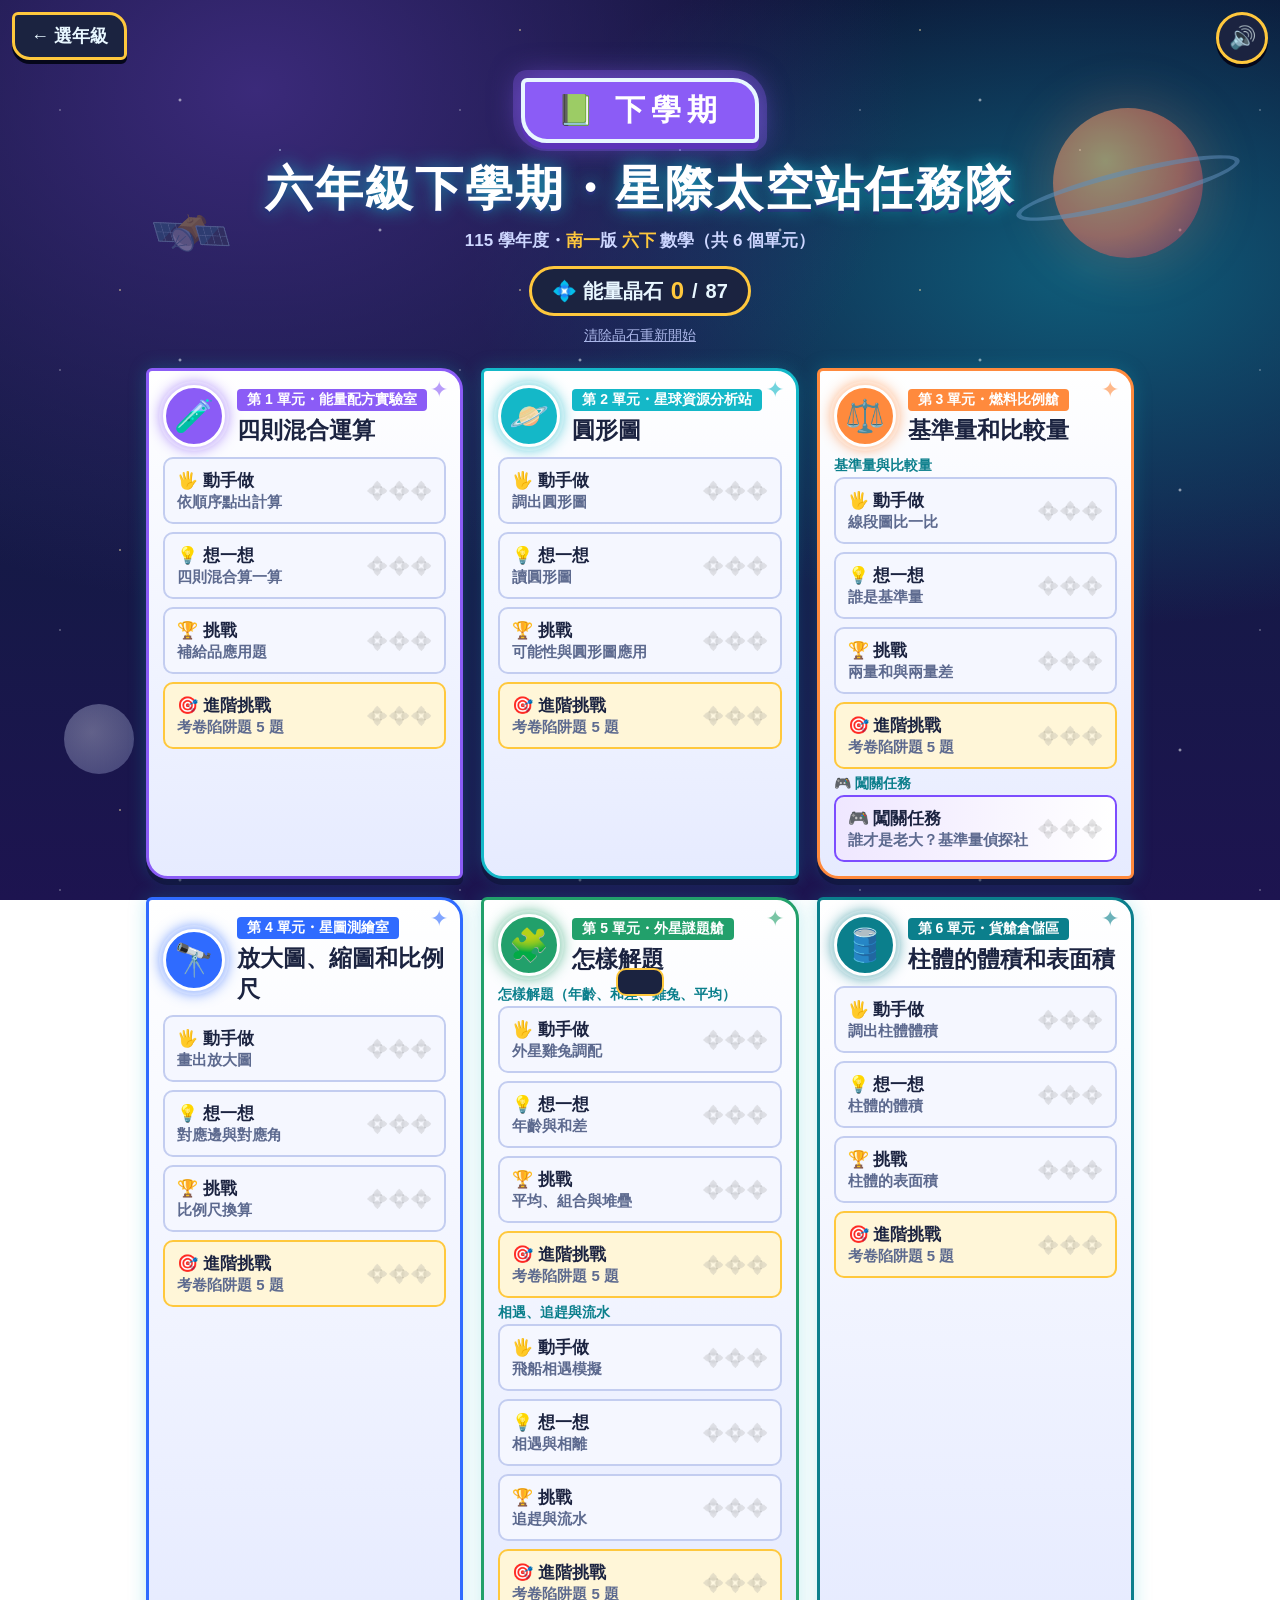
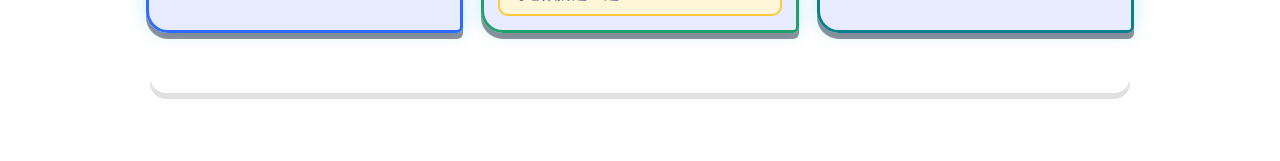
<file: grade6-2/index.html>
<!DOCTYPE html>
<html lang="zh-Hant-TW">
<head>
<meta charset="UTF-8">
<meta name="viewport" content="width=device-width, initial-scale=1, maximum-scale=1, user-scalable=no">
<title>六年級下學期・星際太空站任務隊｜數學</title>
<link rel="stylesheet" href="style.css?v=20261104g">
</head>
<body>
<div class="space" aria-hidden="true"><div class="stars"></div><div class="planet"></div><div class="moon"></div><div class="station">🛰️</div></div>
<a class="grade-link" href="../index.html">← 選年級</a>
<button class="home-btn" id="homeBtn" hidden>🛰️ 回太空站</button>
<button class="sound-btn" id="soundBtn" title="聲音開關">🔊</button>

<div id="app">
  <!-- 首頁 -->
  <section id="hub">
    <div class="hero">
      <div class="sem-badge">📗 下學期</div>
      <h1 class="hub-title">六年級下學期・星際太空站任務隊</h1>
      <p>115 學年度・<b id="verName">南一</b>版 <b>六下</b> 數學（共 <span id="unitCount">6</span> 個單元）</p>
      <div class="total">💠 能量晶石 <b id="totalStars">0</b> / <span id="maxStars">84</span></div>
      <div><button class="reset-link" id="resetBtn">清除晶石重新開始</button></div>
    </div>
    <div id="verBar"></div>
    <div class="map" id="unitGrid"></div>
    <section class="exam-sec" aria-label="月考測驗卷"><div id="exam-box"></div></section>
  </section>

  <!-- 關卡 -->
  <section id="play" hidden>
    <div class="lv-title" id="lvTitle"></div>
    <div class="coach">
      <div class="coach-face">🤖</div>
      <div class="coach-bubble" id="bubbleWrap">
        <span class="who">機器人艦長</span>
        <span id="bubble"></span>
        <button class="speak" id="speakBtn" title="再唸一次">🔊</button>
      </div>
    </div>
    <div class="stage" id="stage"></div>
  </section>
</div>

<!-- 過關畫面 -->
<div class="result" id="result" hidden>
  <div class="result-card">
    <div class="r-title" id="rTitle">過關了！</div>
    <div class="r-stars" id="rStars"></div>
    <div class="r-msg" id="rMsg"></div>
    <div class="nav-next">
      <button class="btn ghost" id="againBtn">🔁 再玩一次</button>
      <button class="btn gold" id="nextBtn">下一關 ➜</button>
      <button class="btn teal" id="backBtn">🛰️ 回太空站</button>
    </div>
  </div>
</div>
<div class="toast" id="toast"></div>
<div class="confetti" id="confetti" aria-hidden="true"></div>

<script src="https://kuog88.github.io/kg-ver.js"></script>
<script src="js/book.js?v=20261104g"></script>
<script src="js/core.js?v=20261103v"></script>
<script src="js/draw.js?v=20261103v"></script>
<script src="js/units-a.js?v=20261103v"></script>
<script src="js/units-b.js?v=20261103v"></script>
<script src="js/units-c.js?v=20261103v"></script>
<script src="js/ratio-detective.js?v=20261104g"></script>
<script src="js/exam-bank.js?v=20261104g"></script>
<script src="js/main.js?v=20261104g"></script>
<script src="https://kuog88.github.io/kg-exam.js" defer></script>
<script src="https://kuog88.github.io/home-button.js" defer></script>
<script src="https://kuog88.github.io/bgm.js" defer></script>
</body>
</html>
</file>
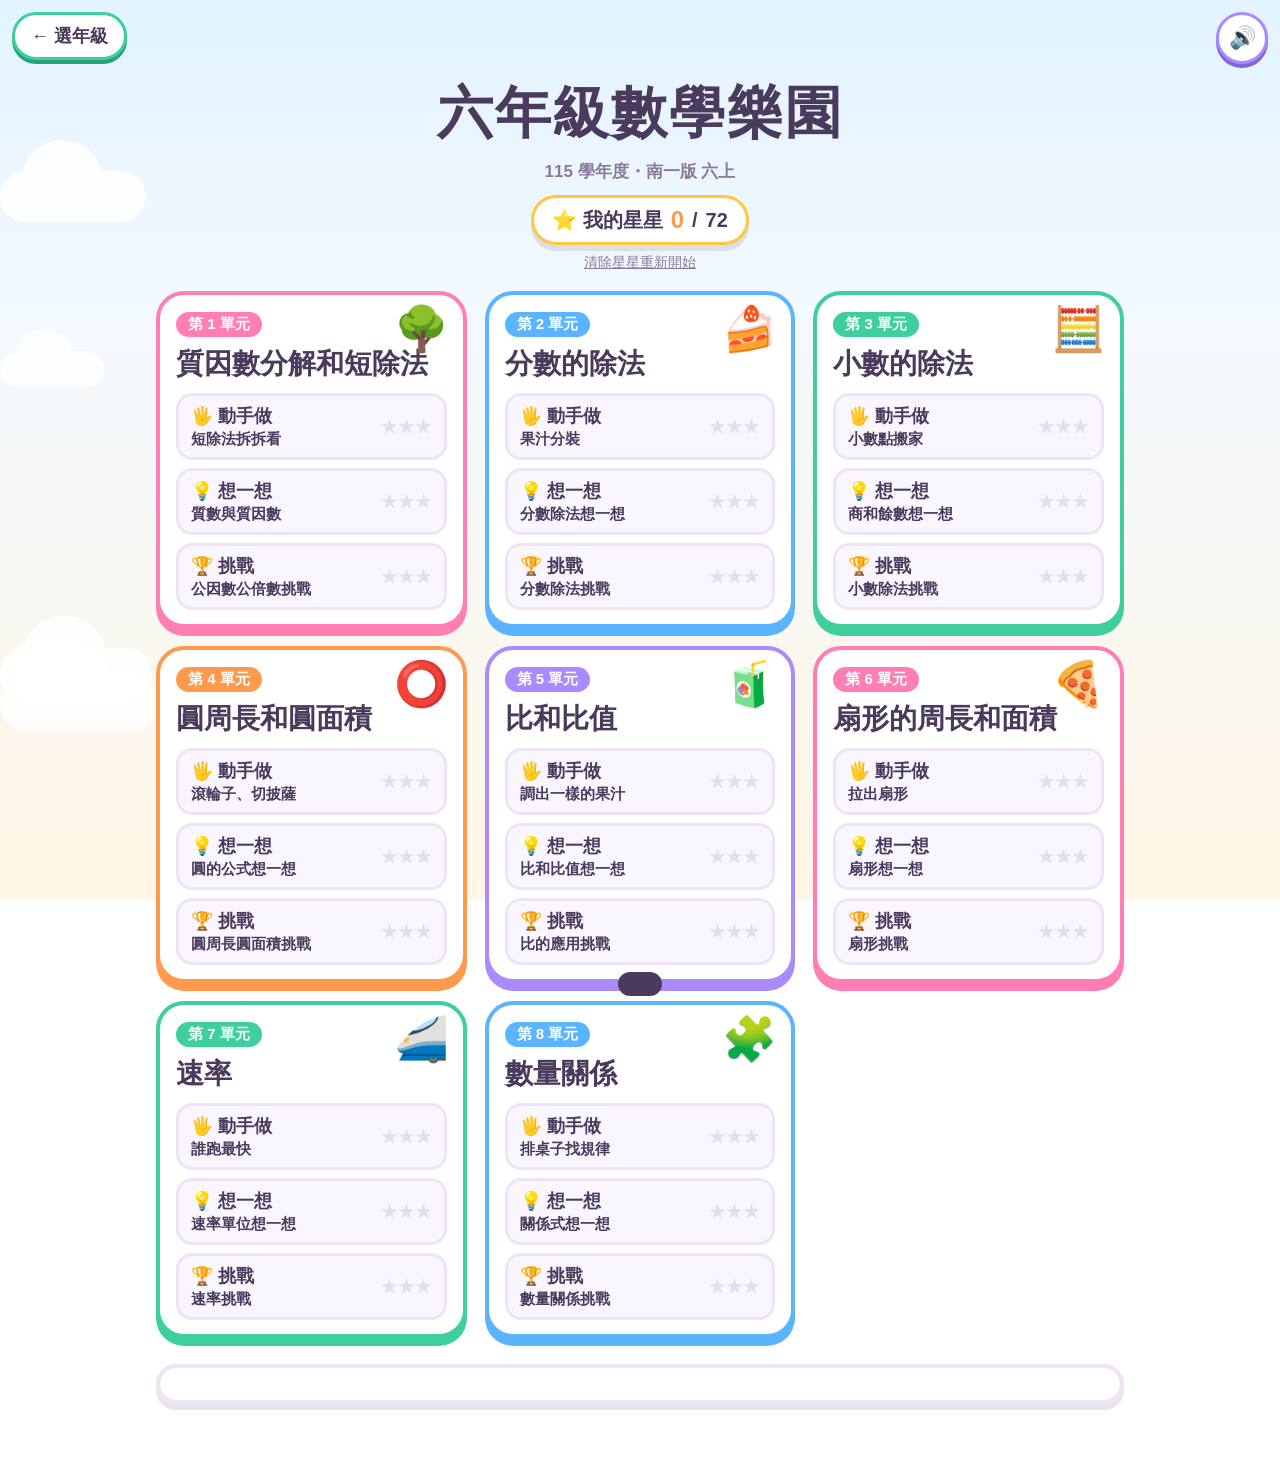
<file: grade6/index.html>
<!DOCTYPE html>
<html lang="zh-Hant-TW">
<head>
<meta charset="UTF-8">
<meta name="viewport" content="width=device-width, initial-scale=1, maximum-scale=1, user-scalable=no">
<title>六年級數學樂園</title>
<link rel="stylesheet" href="style.css?v=20261104g">
</head>
<body>
<div class="deco" aria-hidden="true"></div>
<a class="grade-link" href="../index.html">← 選年級</a>
<button class="home-btn" id="homeBtn" hidden>🏠 回首頁</button>
<button class="sound-btn" id="soundBtn" title="聲音開關">🔊</button>

<div id="app">
  <!-- 首頁 -->
  <section id="hub">
    <div class="hero">
      <h1><span class="rb">六</span><span class="rb">年</span><span class="rb">級</span><span class="rb">數</span><span class="rb">學</span><span class="rb">樂</span><span class="rb">園</span></h1>
      <p id="verLine">115 學年度 六上</p>
      <div class="total">⭐ 我的星星 <b id="totalStars">0</b> / <span id="maxStars">0</span></div>
      <div><button class="reset-link" id="resetBtn">清除星星重新開始</button></div>
    </div>
    <div id="verBar"></div>
    <div class="grid" id="unitGrid"></div>
    <div class="exam-sec"><div id="exam-box"></div></div>
  </section>

  <!-- 關卡 -->
  <section id="play" hidden>
    <div class="lv-title" id="lvTitle"></div>
    <div class="coach">
      <div class="coach-face">🦉</div>
      <div class="coach-bubble" id="bubbleWrap">
        <span class="who">貓頭鷹老師</span>
        <span id="bubble"></span>
        <button class="speak" id="speakBtn" title="再唸一次">🔊</button>
      </div>
    </div>
    <div class="stage" id="stage"></div>
  </section>
</div>

<!-- 過關畫面 -->
<div class="result" id="result" hidden>
  <div class="result-card">
    <div class="r-title" id="rTitle">過關了！</div>
    <div class="r-stars" id="rStars"></div>
    <div class="r-msg" id="rMsg"></div>
    <div class="nav-next">
      <button class="btn ghost" id="againBtn">🔁 再玩一次</button>
      <button class="btn mint" id="nextBtn">下一關 ➜</button>
      <button class="btn blue" id="backBtn">🏠 回首頁</button>
    </div>
  </div>
</div>
<div class="toast" id="toast"></div>
<div class="confetti" id="confetti" aria-hidden="true"></div>

<script src="https://kuog88.github.io/kg-ver.js"></script>
<script src="js/book.js?v=20261104g"></script>
<script src="js/core.js?v=20261103v"></script>
<script src="js/units1-2.js?v=20261103v"></script>
<script src="js/units3-4.js?v=20261103v"></script>
<script src="js/units5-6.js?v=20261103v"></script>
<script src="js/units7-8.js?v=20261103v"></script>
<script src="js/extra.js?v=20261103v"></script>
<script src="../grade6-2/js/ratio-detective.js?v=20261104g"></script>
<script src="js/main.js?v=20261104g"></script>
<script src="js/exam-bank.js?v=20261104g"></script>
<script src="https://kuog88.github.io/kg-exam.js" defer></script>
<script src="https://kuog88.github.io/home-button.js" defer></script>
<script src="https://kuog88.github.io/bgm.js" defer></script>
</body>
</html>
</file>
<file: fix-lab/style.css>
/* 數學故障修復局：修理工廠 × 機器人 */
:root{
  --bg:#17233b;--bg2:#203252;--panel:#f4f1e8;--panel2:#fffdf6;--ink:#1f2a3c;--muted:#5d6b80;
  --steel:#8fa3bf;--steel2:#c9d4e3;--orange:#ff8a1f;--yellow:#ffcf33;--red:#ff4d5e;--green:#2fd38a;--cyan:#38d6ff;--violet:#8c7bff;
  --r:18px;--shadow:0 6px 0 rgba(0,0,0,.25);
}
*{box-sizing:border-box}
html,body{margin:0}
body{min-height:100vh;font-family:"Fredoka","Noto Sans TC","Microsoft JhengHei","PingFang TC",sans-serif;color:var(--ink);
  background:radial-gradient(circle at 20% 0%,#2b4675 0%,transparent 55%),radial-gradient(circle at 100% 30%,#3a2d5e 0%,transparent 45%),var(--bg);
  background-attachment:fixed;overflow-x:hidden;padding-bottom:110px}
body::before{content:"";position:fixed;inset:0;pointer-events:none;opacity:.07;
  background-image:linear-gradient(#fff 1px,transparent 1px),linear-gradient(90deg,#fff 1px,transparent 1px);background-size:32px 32px}
button{font:inherit;cursor:pointer;color:inherit}
.stripes{height:10px;background:repeating-linear-gradient(-45deg,var(--yellow) 0 14px,#222 14px 28px)}
.top{position:sticky;top:0;z-index:20;display:flex;align-items:center;justify-content:space-between;gap:8px;padding:8px 14px;
  background:rgba(23,35,59,.92);backdrop-filter:blur(6px);border-bottom:2px solid #2e4570}
.logo{display:flex;align-items:center;gap:10px;background:none;border:0;color:#fff;padding:4px;text-align:left}
.logo-bot{font-size:34px;filter:drop-shadow(0 0 8px rgba(56,214,255,.6));animation:bob 2.6s ease-in-out infinite}
.logo-t b{display:block;font-size:20px;font-weight:900;letter-spacing:1px}
.logo-t small{display:block;font-size:13px;color:var(--yellow);font-weight:700;letter-spacing:3px}
.snd{width:42px;height:42px;border-radius:50%;border:2px solid #44608f;background:#203252;color:#fff;font-size:20px}
main{max-width:980px;margin:0 auto;padding:16px}
h1,h2,h3{margin:0}
.hero{color:#fff;text-align:center;padding:10px 4px 6px}
.hero h1{font-size:clamp(26px,6vw,40px);font-weight:900;letter-spacing:2px;text-shadow:0 4px 0 #0c1426}
.hero h1 .y{color:var(--yellow)}
.hero p{margin:8px auto 0;max-width:640px;color:#c6d3ea;font-weight:500;line-height:1.7}
.sec{margin:20px 0 10px;display:flex;align-items:center;gap:10px;color:#fff;font-size:19px;font-weight:900}
.sec::after{content:"";flex:1;height:3px;border-radius:3px;background:repeating-linear-gradient(90deg,#3d5a8c 0 10px,transparent 10px 16px)}
.sec small{font-size:13px;color:#9fb2d3;font-weight:700}
/* 年級 */
.grades{display:flex;flex-wrap:wrap;justify-content:center;gap:8px;margin:12px 0 4px}
.gbtn{min-width:64px;padding:8px 12px;border-radius:999px;border:3px solid #3d5a8c;background:#1c2c4a;color:#c6d3ea;font-weight:900;font-size:16px}
.gbtn.on{background:var(--yellow);border-color:var(--yellow);color:#2a2000;box-shadow:0 4px 0 #b88c00}
/* 三種來源 */
.srcs{display:grid;grid-template-columns:repeat(3,1fr);gap:12px}
.src{position:relative;text-align:left;border:0;border-radius:var(--r);padding:14px 14px 16px;background:var(--panel);box-shadow:var(--shadow);transition:transform .12s}
.src:hover{transform:translateY(-3px)}
.src:active{transform:translateY(3px);box-shadow:0 2px 0 rgba(0,0,0,.25)}
.src .ic{font-size:30px}
.src b{display:block;font-size:17px;margin:4px 0 2px}
.src span{display:block;font-size:13px;color:var(--muted);line-height:1.5}
.src::before{content:"";position:absolute;left:0;right:0;top:0;height:7px;border-radius:var(--r) var(--r) 0 0;background:var(--c,var(--orange))}
/* 機器卡 */
.floor{display:grid;grid-template-columns:repeat(auto-fill,minmax(200px,1fr));gap:14px}
.mc{position:relative;display:flex;flex-direction:column;align-items:center;text-align:center;gap:6px;padding:14px 12px 12px;border:0;border-radius:var(--r);
  background:linear-gradient(180deg,var(--panel2),var(--panel));box-shadow:var(--shadow);transition:transform .12s}
.mc:hover{transform:translateY(-3px)}
.mc.fixed{background:linear-gradient(180deg,#eafff5,#d8f7e9)}
.mc .nm{font-weight:900;font-size:15px;line-height:1.35}
.mc .rb{font-size:12px;font-weight:700;color:#fff;background:#41577c;border-radius:999px;padding:2px 10px}
.mc .tags{display:flex;flex-wrap:wrap;justify-content:center;gap:4px}
.tag{font-size:11px;font-weight:700;border-radius:6px;padding:2px 6px;background:#e3e9f3;color:#41577c}
.tag.auto{background:#ffe7cf;color:#a14d00}.tag.manual{background:#e4ddff;color:#4a36b8}.tag.entry{background:#d5f3ff;color:#06627f}
.tag.ok{background:#c9f5df;color:#0d7a4a}
.mc .st{font-size:13px;font-weight:900}
.mc .st.bad{color:var(--red)}.mc .st.good{color:#0d9a5c}
.empty{background:rgba(255,255,255,.06);border:2px dashed #3d5a8c;color:#c6d3ea;border-radius:var(--r);padding:20px;text-align:center;line-height:1.8}
.row{display:flex;flex-wrap:wrap;gap:10px;justify-content:center;margin:14px 0}
.btn{border:0;border-radius:14px;padding:12px 20px;font-weight:900;font-size:17px;background:var(--orange);color:#fff;box-shadow:0 5px 0 #b85a00;transition:transform .1s}
.btn:active{transform:translateY(4px);box-shadow:0 1px 0 #b85a00}
.btn.sec2{background:#41577c;box-shadow:0 5px 0 #26344d}
.btn.go{background:var(--green);box-shadow:0 5px 0 #13945c;color:#043322}
.btn.sm{font-size:14px;padding:8px 14px;border-radius:11px}
.btn:disabled{opacity:.45;cursor:default}
.link{background:none;border:0;color:var(--cyan);font-weight:700;text-decoration:underline;padding:4px}
/* 機器人（CSS 畫的） */
.bot{--h:200;position:relative;width:86px;height:98px;margin:4px auto 2px}
.bot .ant{position:absolute;left:50%;top:0;width:4px;height:16px;margin-left:-2px;background:#6b7c96}
.bot .ant::after{content:"";position:absolute;left:-5px;top:-9px;width:14px;height:14px;border-radius:50%;background:var(--red);box-shadow:0 0 10px var(--red)}
.bot .head{position:absolute;left:8px;right:8px;top:14px;height:44px;border-radius:14px;background:hsl(var(--h),55%,62%);border:3px solid hsl(var(--h),45%,35%);
  display:flex;align-items:center;justify-content:center;gap:12px}
.bot .eye{width:16px;height:16px;border-radius:50%;background:#1d2738;position:relative}
.bot .eye::after{content:"✕";position:absolute;inset:0;color:var(--red);font:900 13px/16px sans-serif;text-align:center}
.bot .mouth{position:absolute;bottom:6px;left:50%;width:22px;height:5px;margin-left:-11px;border-radius:3px;background:#1d2738}
.bot .body{position:absolute;left:18px;right:18px;top:62px;height:32px;border-radius:10px;background:hsl(var(--h),40%,50%);border:3px solid hsl(var(--h),45%,30%)}
.bot .body::before{content:"⚙";position:absolute;inset:0;text-align:center;color:rgba(255,255,255,.75);font-size:20px;line-height:26px}
.bot.broken{animation:tilt 2.4s ease-in-out infinite}
.bot.broken .ant::after{animation:blink .7s steps(2) infinite}
.bot .smoke{position:absolute;right:2px;top:10px;width:14px;height:14px;border-radius:50%;background:rgba(200,200,210,.75);opacity:0}
.bot.broken .smoke{animation:smoke 2s ease-out infinite}
.bot.broken .smoke.s2{animation-delay:1s;right:12px}
.bot.ok .ant::after{background:var(--green);box-shadow:0 0 12px var(--green)}
.bot.ok .eye{background:#0e2238;box-shadow:inset 0 0 0 4px var(--cyan),0 0 10px var(--cyan)}
.bot.ok .eye::after{content:""}
.bot.ok .mouth{height:9px;border-radius:0 0 12px 12px}
.bot.ok{animation:bob 1.6s ease-in-out infinite}
.bot.big{transform:scale(1.5);margin:30px auto 22px}
@keyframes tilt{0%,100%{transform:rotate(-4deg)}50%{transform:rotate(3deg)}}
@keyframes blink{50%{opacity:.15}}
@keyframes smoke{0%{opacity:0;transform:translate(0,0) scale(.4)}20%{opacity:.8}100%{opacity:0;transform:translate(10px,-34px) scale(1.6)}}
@keyframes bob{0%,100%{transform:translateY(0)}50%{transform:translateY(-5px)}}
/* 面板 */
.panel{background:var(--panel);border-radius:22px;padding:18px;box-shadow:var(--shadow);margin-top:12px}
.panel h2{font-size:21px;font-weight:900}
.panel .lead{color:var(--muted);line-height:1.7;margin:6px 0 0}
.mhead{display:flex;align-items:center;gap:12px}
.mhead .bot{margin:0;flex:none;transform:scale(.8)}
.mhead .t{flex:1;min-width:0}
.mhead .t small{display:block;color:var(--muted);font-weight:700;font-size:13px}
.prog{display:flex;gap:6px;justify-content:center;margin:12px 0 4px;flex-wrap:wrap}
.prog i{width:34px;height:34px;border-radius:50%;display:flex;align-items:center;justify-content:center;font-style:normal;font-size:18px;background:#dbe2ee;color:#8a97ab}
.prog i.now{background:var(--yellow);color:#4a3600;animation:spin 3s linear infinite}
.prog i.ok{background:var(--green);color:#fff}.prog i.no{background:var(--red);color:#fff}
@keyframes spin{to{transform:rotate(360deg)}}
.say{position:relative;background:#fff;border:3px solid #2b3d5c;border-radius:16px;padding:10px 14px;font-weight:700;line-height:1.6;margin:10px 0}
.qbox{background:#fff;border-radius:16px;padding:14px 16px;font-size:20px;font-weight:700;line-height:1.7;border:3px solid #e1e6ef;margin:10px 0;word-break:break-word}
.fig{display:flex;justify-content:center;margin:6px 0}
.fig svg{max-width:100%;height:auto}
.steps{display:flex;flex-direction:column;gap:8px;margin:10px 0}
.step{display:flex;gap:10px;align-items:flex-start;text-align:left;width:100%;padding:11px 12px;border-radius:14px;border:3px solid #cfd8e6;background:#fff;font-size:17px;font-weight:700;line-height:1.5}
.step .n{flex:none;width:28px;height:28px;border-radius:50%;background:#41577c;color:#fff;font-size:14px;display:flex;align-items:center;justify-content:center}
.step:hover{border-color:var(--orange)}
.step.bad{border-color:var(--red);background:#ffe9eb}
.step.bad .n{background:var(--red)}
.step.okstep{opacity:.55}
.step.shake,.shake{animation:shake .4s}
@keyframes shake{20%{transform:translateX(-6px)}40%{transform:translateX(6px)}60%{transform:translateX(-4px)}80%{transform:translateX(4px)}}
.explain{border-radius:16px;padding:12px 14px;margin:10px 0;line-height:1.7;font-weight:500}
.explain.w{background:#fff0f1;border-left:6px solid var(--red)}
.explain.r{background:#eafff4;border-left:6px solid var(--green)}
.explain b{font-weight:900}
.msg{min-height:28px;text-align:center;font-weight:900;font-size:17px;margin:6px 0}
.msg.good{color:#0d9a5c}.msg.bad{color:#d62839}
/* 分數 */
.fr{display:inline-flex;flex-direction:column;align-items:center;vertical-align:middle;line-height:1.05;margin:0 3px;font-size:.92em}
.fr i{font-style:normal;padding:0 3px}
.fr i:first-child{border-bottom:2px solid currentColor}
.fr b{display:none}
.mx b.y{display:none}
/* 作答 */
.ans{display:flex;justify-content:center;align-items:center;gap:8px;flex-wrap:wrap;margin:8px 0}
.abox{min-width:150px;min-height:54px;padding:6px 14px;border-radius:14px;border:3px solid #2b3d5c;background:#fff;font-size:26px;font-weight:900;display:flex;align-items:center;justify-content:center}
.abox.act{border-color:var(--orange);box-shadow:0 0 0 4px rgba(255,138,31,.25)}
.abox.sm{min-width:86px}
.abox .ph{color:#b5bfcf;font-size:16px;font-weight:700}
.unit{font-weight:900;font-size:18px}
.pad{display:grid;grid-template-columns:repeat(4,1fr);gap:8px;max-width:360px;margin:8px auto}
.key{height:54px;border-radius:14px;border:0;background:#2b3d5c;color:#fff;font-size:22px;font-weight:900;box-shadow:0 4px 0 #17243a}
.key:active{transform:translateY(3px);box-shadow:0 1px 0 #17243a}
.key.op{background:var(--violet);box-shadow:0 4px 0 #5743c9;font-family:"Noto Sans TC","Microsoft JhengHei",sans-serif;font-size:26px}
.key.fn{background:#7b8ba3;box-shadow:0 4px 0 #536079}
.key.ent{background:var(--green);color:#043322;box-shadow:0 4px 0 #13945c}
.choices{display:grid;grid-template-columns:1fr 1fr;gap:10px;margin:10px 0}
.choice{padding:14px 10px;border-radius:14px;border:3px solid #cfd8e6;background:#fff;font-size:20px;font-weight:900;min-height:62px}
.choice:hover{border-color:var(--orange)}
.choice.right{border-color:var(--green);background:#e5fff1}.choice.wrong{border-color:var(--red);background:#ffe9eb}
/* 列式 */
.eq-tip{text-align:center;font-weight:700;color:var(--muted);margin:4px 0}
.eq-chips{display:flex;flex-wrap:wrap;gap:6px;justify-content:center;align-items:center;margin:6px 0}
.eq-chip{border:0;border-radius:10px;padding:8px 14px;background:var(--yellow);color:#3f2f00;font-weight:900;font-size:18px;box-shadow:0 3px 0 #c79c00}
.eq-row{display:flex;align-items:center;justify-content:center;gap:6px;flex-wrap:wrap;margin:8px 0}
.eq-step{width:100%;text-align:center;font-weight:900;color:var(--muted);font-size:14px}
.eq-slot{min-width:64px;height:52px;border-radius:12px;border:3px dashed #8fa3bf;background:#fff;font-size:22px;font-weight:900;display:inline-flex;align-items:center;justify-content:center;padding:0 8px}
.eq-slot.op{min-width:48px}
.eq-slot.filled{border-style:solid;border-color:#2b3d5c}
.eq-slot.act{border-color:var(--orange);box-shadow:0 0 0 4px rgba(255,138,31,.25)}
.eq-slot.res{border-style:solid;background:#eef2f8;color:#2b3d5c}
.eq-row.done .eq-slot{border-color:var(--green)}
.eq-sign{font-size:24px;font-weight:900}
/* 表單 */
.form{display:grid;gap:10px}
.form label{font-weight:900;font-size:15px;display:grid;gap:4px}
.form input,.form textarea,.form select{font:inherit;font-size:17px;padding:10px 12px;border-radius:12px;border:2px solid #b8c4d6;background:#fff;width:100%}
.form textarea{min-height:76px;resize:vertical}
.chk{display:flex;gap:10px;align-items:flex-start;padding:10px 12px;border-radius:14px;background:#fff;border:2px solid #dbe2ee;margin:6px 0;cursor:pointer}
.chk input{width:22px;height:22px;flex:none;margin-top:2px;accent-color:var(--orange)}
.chk>span{display:block;min-width:0}
.chk>span>b{display:block;line-height:1.5}
.chk>span>span{display:block;font-size:14px;color:var(--muted);line-height:1.55}
.chk>span>.ex{display:block;font-size:13px;color:#41577c;background:#f1f4f9;border-radius:8px;padding:4px 8px;margin-top:4px}
.chk.on{border-color:var(--orange);background:#fff8ef}
.note{font-size:13px;color:var(--muted);line-height:1.6;margin:8px 0}
.info{display:grid;gap:8px}
/* 重啟動畫 */
#fx{position:fixed;inset:0;pointer-events:none;z-index:50}
.reboot{position:fixed;inset:0;z-index:60;display:flex;align-items:center;justify-content:center;background:rgba(8,14,28,.88);padding:16px}
.reboot .box{width:min(420px,100%);text-align:center;color:#fff}
.reboot .bar{height:18px;border-radius:999px;background:#22324f;border:2px solid #3d5a8c;overflow:hidden;margin:16px 0 10px}
.reboot .bar i{display:block;height:100%;width:0;background:repeating-linear-gradient(-45deg,var(--green) 0 10px,#25b878 10px 20px);transition:width 2.2s cubic-bezier(.3,.1,.3,1)}
.reboot .log{min-height:26px;font-weight:700;color:#9fe8c6;font-family:Consolas,monospace}
.reboot h2{font-size:32px;font-weight:900;color:var(--yellow);margin-top:6px;opacity:0;transform:scale(.6);transition:.4s}
.reboot.done h2{opacity:1;transform:scale(1)}
.reboot .gears{font-size:34px;letter-spacing:8px}
.reboot .gears span{display:inline-block;animation:spin 1.2s linear infinite}
.reboot .gears span:nth-child(2){animation-direction:reverse}
.reboot.done .gears span{animation:none}
.spark{position:absolute;width:10px;height:10px;border-radius:2px;animation:fly 1.1s ease-out forwards}
@keyframes fly{from{transform:translate(0,0) rotate(0);opacity:1}to{transform:translate(var(--x),var(--y)) rotate(540deg);opacity:0}}
.flash{position:fixed;inset:0;background:#fff;opacity:0;animation:flash .5s ease-out}
@keyframes flash{30%{opacity:.7}100%{opacity:0}}
@media (max-width:640px){
  main{padding:12px}
  .srcs{grid-template-columns:1fr;gap:10px}
  .src{display:flex;align-items:center;gap:12px;padding:12px 14px}
  .src .ic{font-size:28px}
  .src b{margin:0}
  .floor{grid-template-columns:1fr 1fr;gap:10px}
  .mc{padding:10px 8px}
  .mc .nm{font-size:14px}
  .bot{transform:scale(.85);margin:-4px auto -6px}
  .qbox{font-size:18px;padding:12px}
  .step{font-size:16px}
  .choice{font-size:18px}
  .logo-t b{font-size:17px}
  .panel{padding:14px;border-radius:18px}
  .abox{min-width:130px;font-size:24px}
}
@media (prefers-reduced-motion:reduce){*{animation:none!important;transition:none!important}}
</file>
<file: grade1-2/style.css>
:root{
  --sky:#d9f1e4;--leaf:#2f8f5b;--leaf-d:#1f6b42;--moss:#7cc47f;--wood:#8b5a2b;--wood-d:#6a4220;--cream:#fff8e7;
  --berry:#e2574c;--berry-d:#b93c33;--sun:#f6c443;--sun-d:#d39f18;--sky2:#4fa3d9;--orange:#f28c38;
  --ink:#3b2a1a;--muted:#7d6a55;--line:#ead9bd;--shadow:0 6px 0 rgba(59,42,26,.16);
}
*{box-sizing:border-box;-webkit-tap-highlight-color:transparent}
html,body{margin:0;min-height:100%}
body{color:var(--ink);overflow-x:hidden;font-family:"Microsoft JhengHei","PingFang TC","Noto Sans TC","Heiti TC",sans-serif;
  background:linear-gradient(180deg,#bfe8d2 0%,var(--sky) 40%,#eef7da 100%);background-attachment:fixed;font-size:22px}
button{font-family:inherit;touch-action:manipulation;color:var(--ink)}
[hidden]{display:none!important}

/* 森林背景 */
.forest{position:fixed;inset:0;pointer-events:none;z-index:0;overflow:hidden}
.sun{position:absolute;right:8%;top:70px;width:110px;height:110px;border-radius:50%;background:radial-gradient(circle,#ffe69a 0 55%,rgba(255,230,154,0) 70%)}
.hills{position:absolute;left:-10%;right:-10%;bottom:0;height:34vh;background:
  radial-gradient(60% 90% at 20% 100%,#8fd18f 0 60%,transparent 61%),
  radial-gradient(55% 80% at 75% 100%,#76c27c 0 60%,transparent 61%),
  radial-gradient(70% 60% at 50% 100%,#5fae69 0 60%,transparent 61%)}
.trees{position:absolute;left:0;right:0;bottom:46px;height:120px;font-size:64px;line-height:120px;white-space:nowrap;opacity:.55;letter-spacing:18px}
.trees::before{content:"🌲🌳🌲🌲🌳🌲🌳🌲🌲🌳🌲🌳🌲🌲🌳🌲🌲🌳🌲🌳"}
.rail{position:absolute;left:0;right:0;bottom:0;height:46px;background:repeating-linear-gradient(90deg,#8b5a2b 0 10px,transparent 10px 34px),linear-gradient(#a9784a,#a9784a) 0 14px/100% 5px no-repeat,linear-gradient(#a9784a,#a9784a) 0 32px/100% 5px no-repeat}
.train{position:absolute;bottom:20px;font-size:46px;animation:chug 28s linear infinite;transform:scaleX(-1)}
@keyframes chug{from{left:-260px}to{left:110vw}}
@keyframes bob{50%{transform:translateY(-8px)}}
#app{position:relative;z-index:1;max-width:1000px;margin:0 auto;padding:76px 16px 70px}

.grade-link{position:fixed;top:12px;left:12px;z-index:60;border:3px solid var(--leaf);background:var(--cream);font-size:18px;font-weight:900;padding:9px 16px;border-radius:14px;color:var(--ink);text-decoration:none;box-shadow:0 4px 0 var(--leaf-d)}
.home-btn{position:fixed;top:12px;left:150px;z-index:60;border:3px solid var(--wood);background:var(--cream);font-size:18px;font-weight:900;padding:9px 16px;border-radius:14px;cursor:pointer;box-shadow:0 4px 0 var(--wood-d)}
.sound-btn{position:fixed;top:12px;right:12px;z-index:60;width:52px;height:52px;border-radius:14px;border:3px solid var(--wood);background:var(--cream);font-size:22px;cursor:pointer;box-shadow:0 4px 0 var(--wood-d)}

/* 首頁 */
.hero{text-align:center;margin:0 0 20px}
.sem-badge{display:inline-block;font-size:26px;font-weight:900;color:#fff;background:var(--berry);padding:6px 22px;border-radius:12px;box-shadow:0 5px 0 var(--berry-d);transform:rotate(-3deg);margin-bottom:10px;letter-spacing:3px}
.hero h1{margin:0;font-size:clamp(32px,6.4vw,54px);font-weight:900;letter-spacing:2px;color:var(--leaf-d);text-shadow:0 3px 0 #fff}
.hero p{color:var(--muted);margin:8px 0 0;font-size:17px;font-weight:700}
.total{display:inline-flex;gap:8px;align-items:center;margin-top:12px;padding:8px 18px;border-radius:14px;background:var(--cream);border:3px dashed var(--wood);font-weight:900;box-shadow:var(--shadow)}
.total b{color:var(--berry);font-size:26px}
.reset-link{background:none;border:none;color:var(--muted);text-decoration:underline;cursor:pointer;font-size:14px;margin-top:8px}

.line-map{display:grid;grid-template-columns:repeat(auto-fill,minmax(290px,1fr));gap:22px}
.station{position:relative;border-radius:18px;padding:0 0 14px;background:var(--cream);border:4px solid var(--wood);box-shadow:0 8px 0 var(--wood-d);overflow:hidden}
.station .roof{background:var(--c);color:#fff;padding:10px 14px 10px;font-weight:900;display:flex;align-items:center;gap:10px;border-bottom:4px solid var(--wood)}
.station .roof .u-no{font-size:16px;background:rgba(255,255,255,.25);padding:2px 10px;border-radius:8px}
.station .u-icon{margin-left:auto;font-size:40px;animation:bob 3s ease-in-out infinite}
.station h3{margin:10px 14px 10px;font-size:30px;font-weight:900}
.lv-btns{display:grid;gap:8px;padding:0 12px}
.lv-btn{display:flex;justify-content:space-between;align-items:center;gap:8px;width:100%;min-height:56px;padding:8px 12px;border-radius:12px;border:3px solid var(--line);background:#fff;font-size:19px;font-weight:900;cursor:pointer;text-align:left}
.lv-btn:hover{border-color:var(--c)}
.lv-btn:active{transform:translateY(2px)}
.lv-btn small{font-size:17px;color:var(--muted)}
.lv-btn .st{font-size:20px;white-space:nowrap}
.tk{filter:grayscale(1);opacity:.3}.tk.on{filter:none;opacity:1}

/* 關卡 */
.lv-title{font-size:24px;font-weight:900;text-align:center;line-height:1.6}
.lv-title .sem{display:inline-block;background:var(--berry);color:#fff;font-size:15px;padding:2px 10px;border-radius:8px;margin-right:6px;vertical-align:middle}
.lv-title .u-no{display:inline-block;color:#fff;font-size:17px;padding:2px 12px;border-radius:8px;vertical-align:middle}
.coach{display:flex;gap:12px;align-items:flex-start;margin:12px 0}
.coach-face{flex:0 0 76px;width:76px;height:76px;border-radius:18px;background:var(--cream);border:4px solid var(--wood);box-shadow:var(--shadow);display:grid;place-items:center;font-size:46px;animation:bob 3s ease-in-out infinite}
.coach-bubble{position:relative;flex:1;background:#fff;border:4px solid var(--leaf);border-radius:18px;padding:10px 66px 12px 16px;font-size:27px;line-height:1.6;min-height:76px;box-shadow:var(--shadow);font-weight:700}
.coach-bubble .who{display:block;font-size:15px;color:var(--leaf);font-weight:900}
.coach-bubble.pulse{animation:pop .35s}
@keyframes pop{50%{transform:scale(1.03)}}
.speak{position:absolute;right:8px;top:10px;width:52px;height:52px;border-radius:14px;border:3px solid var(--sun-d);background:#fff6d6;font-size:26px;cursor:pointer}
.stage{background:#fff;border-radius:20px;border:4px solid var(--line);padding:16px;box-shadow:var(--shadow);min-height:300px}
.prog{display:flex;justify-content:center;gap:8px;margin-bottom:10px}
.prog i{width:18px;height:18px;border-radius:5px;background:#eadfcb}
.prog i.done{background:var(--leaf)}.prog i.now{background:var(--sun);transform:scale(1.3)}

.qvis{display:flex;flex-wrap:wrap;justify-content:center;align-items:center;gap:14px;margin:6px 0 14px;font-size:28px;font-weight:900;text-align:center}
.after{width:100%;text-align:center;font-size:30px;color:var(--leaf);font-weight:900;animation:pop .4s}
.opts{display:flex;flex-wrap:wrap;justify-content:center;gap:14px;margin-top:10px}
.opt{min-width:100px;min-height:84px;padding:10px 18px;border-radius:16px;border:4px solid var(--line);background:#fff;font-size:30px;font-weight:900;cursor:pointer;box-shadow:0 5px 0 #dcc9a6;display:inline-flex;align-items:center;justify-content:center;gap:6px;flex-wrap:wrap}
.opt:active{transform:translateY(3px);box-shadow:0 2px 0 #dcc9a6}
.opt.right{border-color:var(--leaf);background:#e5f6ea;box-shadow:0 5px 0 var(--leaf-d);animation:pop .4s}
.opt.wrong{border-color:var(--berry);background:#fff0ee;animation:shake .4s;opacity:.55}
.opt:disabled{cursor:default}
@keyframes shake{20%,60%{transform:translateX(-8px)}40%,80%{transform:translateX(8px)}}
.num{font-size:46px;font-weight:900;line-height:1;font-family:"Arial Rounded MT Bold",Arial,sans-serif}
.numpad{display:grid;grid-template-columns:repeat(6,minmax(0,1fr));gap:10px;max-width:580px;margin:10px auto 0}
.numpad .opt{min-width:0;min-height:66px;padding:6px}
.numpad .num{font-size:34px}
.big{font-size:1.45em;color:var(--berry)}
.box{display:inline-block;min-width:1.6em;padding:0 6px;border:3px dashed var(--berry);border-radius:10px;color:var(--berry)}
.eq{font-size:44px;font-weight:900;font-family:"Arial Rounded MT Bold",Arial,"Microsoft JhengHei",sans-serif;letter-spacing:2px}
.lbl{font-size:19px;color:var(--muted);font-weight:900}
.pics{display:inline-grid;grid-template-columns:repeat(5,1fr);gap:2px;font-size:34px;line-height:1.2}
.pics.sm{font-size:26px}
.readout{text-align:center;font-size:26px;font-weight:900;padding:8px 14px;border-radius:14px;background:#f4f9ec;margin:6px 0}
.btn{border:none;border-radius:14px;padding:12px 26px;font-size:23px;font-weight:900;color:#fff;cursor:pointer;min-height:58px;background:var(--berry);box-shadow:0 5px 0 var(--berry-d)}
.btn:active{transform:translateY(3px)}
.btn.green{background:var(--leaf);box-shadow:0 5px 0 var(--leaf-d)}
.btn.wood{background:var(--wood);box-shadow:0 5px 0 var(--wood-d)}
.btn.sun{background:var(--sun);color:var(--ink);box-shadow:0 5px 0 var(--sun-d)}
.btn.ghost{background:#fff;color:var(--ink);border:3px solid var(--line);box-shadow:0 5px 0 #dcc9a6}
.btn:disabled{opacity:.4}
.center{text-align:center;margin-top:12px}
.row-btns{display:flex;flex-wrap:wrap;gap:10px;justify-content:center;margin-top:10px}

/* 第 1 單元：捆數棒 / 百數表 */
.sticks{display:flex;flex-wrap:wrap;gap:10px;justify-content:center;align-items:flex-end;min-height:120px;padding:10px;border-radius:16px;background:#fbf6ea;border:3px dashed var(--line)}
.bundle{display:inline-flex;gap:1px;padding:2px 3px;border-radius:6px;position:relative}
.bundle::after{content:"";position:absolute;left:-2px;right:-2px;top:44%;height:8px;background:var(--berry);border-radius:4px}
.stick{display:inline-block;width:6px;height:96px;border-radius:3px;background:linear-gradient(#f6c443 0 8%,#c98b4a 8%)}
.ones{display:inline-flex;gap:5px}
.ones .stick{width:8px}
.hundred{display:grid;grid-template-columns:repeat(10,1fr);gap:4px;max-width:620px;margin:0 auto}
.hundred span{aspect-ratio:1;display:grid;place-items:center;border-radius:8px;background:#f4f9ec;border:2px solid #d6e9c8;font-size:clamp(14px,2.6vw,22px);font-weight:900;font-family:Arial,sans-serif}
.hundred span.q{background:#fff3c4;border:3px dashed var(--sun-d);color:var(--berry)}
.seq{display:flex;gap:10px;flex-wrap:wrap;justify-content:center}
.seq span{min-width:76px;padding:12px 8px;border-radius:14px;background:#f4f9ec;border:3px solid #cfe5bf;font-size:36px;font-weight:900;font-family:Arial,sans-serif;text-align:center}
.seq span.q{background:#fff3c4;border:3px dashed var(--sun-d);color:var(--berry)}
.cars{display:flex;gap:4px;justify-content:center;flex-wrap:wrap;font-size:40px}
.cars .car{position:relative}
.cars .car b{position:absolute;left:0;right:0;top:-18px;font-size:15px;text-align:center;color:var(--muted)}
.cars .car.hl{outline:4px solid var(--berry);border-radius:10px}

/* 十格框 */
.frames{display:flex;flex-wrap:wrap;justify-content:center;gap:12px;margin-top:8px}
.tf{display:grid;grid-template-columns:repeat(5,44px);gap:5px;padding:7px;border:4px solid var(--wood);border-radius:12px;background:#fff}
.tf i{width:44px;height:44px;border:2px dashed #d8c7a6;border-radius:50%;font-style:normal;display:grid;place-items:center;font-size:28px}
.tf i.on{border-style:solid;border-color:var(--leaf);background:#e5f6ea}
.tf i.out{opacity:.25;text-decoration:line-through}
.chips{display:flex;flex-wrap:wrap;gap:8px;justify-content:center;min-height:60px}
.chip{width:56px;height:56px;border-radius:50%;border:none;font-size:34px;line-height:56px;background:#fff6d6;cursor:pointer;padding:0;box-shadow:0 4px 0 #e6cf86}
.chip.gone{visibility:hidden}

/* 第 3 單元：長度 */
.measure{overflow-x:auto;display:grid;gap:14px;padding:10px;border-radius:16px;background:#fbf6ea}
.mrow{display:flex;align-items:center;gap:10px;min-height:56px}
.mrow .name{flex:0 0 88px;font-size:22px;font-weight:900;text-align:right}
.bar{height:46px;border-radius:10px;box-shadow:inset 0 -6px 0 rgba(0,0,0,.14);flex:0 0 auto}
.units{display:flex;gap:0;flex:0 0 auto}
.units i{display:block;height:40px;border:2px solid rgba(0,0,0,.25);border-radius:6px;font-style:normal;display:grid;place-items:center;font-size:24px}
.track2{position:relative}

/* 第 5 單元：方格拼圖 / 積木 */
.grids{display:flex;flex-wrap:wrap;gap:24px;justify-content:center;align-items:flex-start}
.grids .lab{text-align:center;font-size:20px;font-weight:900;margin-bottom:6px}
.gridbox{display:grid;gap:3px;padding:6px;border-radius:12px;background:#efe3cc}
.gridbox span,.gridbox button{width:44px;height:44px;border-radius:6px;background:#fff;border:none;padding:0}
.gridbox button{cursor:pointer}
.gridbox .on{background:var(--c,var(--leaf))}
.cubes svg{width:min(300px,80vw);height:auto}
.optsvg svg{width:120px;height:120px}

/* 第 6 單元：月曆 */
.cal{border-collapse:separate;border-spacing:4px;margin:0 auto;font-family:Arial,"Microsoft JhengHei",sans-serif}
.cal caption{font-size:28px;font-weight:900;color:var(--leaf-d);padding-bottom:4px}
.cal th{font-size:18px;color:#fff;background:var(--leaf);border-radius:8px;padding:4px 0;width:56px}
.cal th:first-child,.cal td:first-child{color:var(--berry)}
.cal th:first-child{color:#fff;background:var(--berry)}
.cal td{height:46px;text-align:center;font-size:24px;font-weight:900;background:#fbf6ea;border-radius:8px}
.cal td.q{background:#fff3c4;border:3px dashed var(--sun-d);color:var(--berry)}
.cal td.hl{outline:4px solid var(--sky2)}
.cal td.e{background:transparent}
.days{display:flex;gap:6px;justify-content:center;flex-wrap:wrap}

/* 第 7 單元：錢幣 */
.coin{display:inline-grid;place-items:center;border-radius:50%;font-family:Arial,sans-serif;font-weight:900;color:#5a3d12;box-shadow:inset 0 -5px 0 rgba(0,0,0,.18),0 3px 0 rgba(0,0,0,.15);flex:0 0 auto;user-select:none}
.coin.c1{width:44px;height:44px;font-size:20px;background:#d9c08c}
.coin.c5{width:52px;height:52px;font-size:22px;background:#e8cf7a}
.coin.c10{width:58px;height:58px;font-size:22px;background:#f0d670}
.coin.c50{width:64px;height:64px;font-size:24px;background:radial-gradient(circle,#f8e08a 0 45%,#d7dbe0 46%)}
.bill{display:inline-grid;place-items:center;width:120px;height:58px;border-radius:8px;background:#f2a6a0;border:3px solid #c45e55;color:#7a231c;font-weight:900;font-size:24px;font-family:Arial,sans-serif;box-shadow:0 3px 0 rgba(0,0,0,.15);user-select:none}
.purse{display:flex;flex-wrap:wrap;gap:8px;justify-content:center;align-items:center;min-height:90px;padding:10px;border-radius:16px;background:#fbf6ea;border:3px dashed var(--line)}
.tray{display:flex;flex-wrap:wrap;gap:8px;justify-content:center;align-items:center;min-height:100px;padding:10px;border-radius:16px;background:#e5f6ea;border:4px solid var(--leaf);margin-top:10px;position:relative}
.tray::before{content:"付錢盤";position:absolute;left:10px;top:4px;font-size:15px;font-weight:900;color:var(--leaf)}
.money-btn{border:none;background:none;padding:2px;cursor:pointer}
.price{display:inline-flex;align-items:center;gap:10px;padding:10px 20px;border-radius:14px;background:#fff6d6;border:3px solid var(--sun-d);font-size:30px;font-weight:900}
.price .em{font-size:60px}

/* 第 8 單元：積木十條 */
.base{display:flex;gap:18px;justify-content:center;align-items:flex-end;flex-wrap:wrap;min-height:150px;padding:10px;border-radius:16px;background:#fbf6ea}
.base .grp{display:flex;gap:4px;align-items:flex-end;flex-wrap:wrap;max-width:420px}
.rod{display:grid;grid-template-rows:repeat(10,13px);gap:1px;padding:2px;background:var(--sky2);border-radius:4px}
.rod i,.unit{display:block;width:16px;height:13px;background:#a8d6f2;border-radius:2px}
.unit{width:22px;height:22px;background:var(--orange);border-radius:4px;box-shadow:inset 0 -3px 0 rgba(0,0,0,.18)}
.unit.out{opacity:.25}
.ones-box{display:grid;grid-template-columns:repeat(5,22px);gap:3px}

/* 第 9 單元：分類 */
.bins{display:grid;grid-template-columns:repeat(auto-fit,minmax(150px,1fr));gap:12px;margin-top:12px}
.bin{min-height:130px;border-radius:16px;border:4px dashed var(--c);background:#fff;padding:6px;display:flex;flex-wrap:wrap;align-content:flex-start;justify-content:center;gap:2px;font-size:30px;cursor:pointer}
.bin h4{width:100%;margin:0 0 4px;text-align:center;font-size:22px;color:var(--ink)}
.big-item{font-size:90px;text-align:center;line-height:1.1;animation:pop .4s}
.tbl{border-collapse:collapse;margin:0 auto;font-size:26px;font-weight:900}
.tbl th,.tbl td{border:3px solid var(--wood);padding:8px 14px;text-align:center;min-width:76px}
.tbl th{background:#f3e7cf}
.tbl td.q{background:#fff3c4;color:var(--berry)}
.meadow{position:relative;height:240px;background:#eef8e2;border-radius:16px;border:3px dashed #cfe5bf;margin-bottom:10px}
.meadow span{position:absolute;font-size:40px;transform:translate(-50%,-50%)}

/* 過關 */
.result{position:fixed;inset:0;z-index:80;background:rgba(40,60,40,.45);display:grid;place-items:center;padding:16px}
.result-card{background:var(--cream);border-radius:22px;border:5px solid var(--wood);padding:22px 26px;text-align:center;max-width:460px;width:100%;box-shadow:0 10px 0 var(--wood-d);animation:pop .4s}
.r-title{font-size:40px;font-weight:900;color:var(--leaf-d)}
.r-stars{font-size:54px;margin:8px 0;letter-spacing:6px}
.r-msg{font-size:20px;color:var(--muted);font-weight:700;margin-bottom:14px}
.nav-next{display:flex;flex-wrap:wrap;gap:10px;justify-content:center}
.toast{position:fixed;left:50%;bottom:60px;transform:translateX(-50%) translateY(40px);opacity:0;z-index:90;background:var(--ink);color:#fff;padding:12px 22px;border-radius:14px;font-size:22px;font-weight:900;transition:.3s;pointer-events:none;max-width:90vw;text-align:center}
.toast.show{opacity:1;transform:translateX(-50%) translateY(0)}
.confetti{position:fixed;inset:0;pointer-events:none;z-index:85;overflow:hidden}
.confetti i{position:absolute;top:-20px;width:12px;height:16px;border-radius:3px;animation:fall 2.4s ease-in forwards}
@keyframes fall{to{transform:translateY(110vh) rotate(720deg)}}

/* 列式小幫手（一年級版：大按鈕、只有 ＋ −） */
.eqwrap{max-width:600px;margin:10px auto 0}
.eq-tip{text-align:center;font-weight:900;color:var(--muted);font-size:20px;margin-bottom:6px}
.eq-row{display:flex;flex-wrap:wrap;justify-content:center;align-items:center;gap:10px;margin:8px 0;padding:14px 6px;border-radius:18px;background:var(--cream);border:3px solid var(--line)}
.eq-row.done{background:#e5f6ea;border-color:var(--moss)}
.eq-row.shake{animation:shake .4s}
.eq-slot{min-width:96px;height:80px;padding:0 10px;border-radius:16px;border:4px dashed #cdb48c;background:#fff;font-size:42px;font-weight:900;cursor:pointer;display:inline-grid;place-items:center;font-family:"Arial Rounded MT Bold",Arial,sans-serif;color:var(--ink)}
.eq-slot.op{min-width:76px;color:var(--berry);font-size:46px}
.eq-slot.filled{border-style:solid;border-color:var(--sky2)}
.eq-slot.act{border-style:solid;border-color:var(--orange);box-shadow:0 0 0 5px #ffe2c6}
.eq-slot.res{border-style:solid;border-color:var(--leaf);color:var(--leaf);cursor:default;min-width:96px}
.eq-slot.res.pop{animation:pop .4s}
.eq-sign{font-size:44px;font-weight:900}
.eq-chips{display:flex;flex-wrap:wrap;justify-content:center;gap:14px;margin:12px 0 4px}
.eq-chip{display:inline-flex;align-items:center;gap:6px;min-width:110px;min-height:80px;padding:6px 18px;border-radius:18px;border:4px solid var(--sky2);background:#fff;color:#2b7fb8;font-size:44px;font-weight:900;cursor:pointer;box-shadow:0 5px 0 #3b84b5;font-family:"Arial Rounded MT Bold",Arial,sans-serif;justify-content:center}
.eq-chip:active{transform:translateY(3px);box-shadow:0 2px 0 #3b84b5}
.eq-ic{font-size:30px;line-height:1}
.eq-ops{display:flex;justify-content:center;gap:16px;margin:14px auto 0}
.eq-key{min-width:110px;min-height:84px;border-radius:18px;border:4px solid var(--line);background:#fff;font-size:52px;font-weight:900;cursor:pointer;box-shadow:0 5px 0 #dcc9a6;font-family:"Arial Rounded MT Bold",Arial,sans-serif;line-height:1}
.eq-key:active{transform:translateY(3px);box-shadow:0 2px 0 #dcc9a6}
.eq-key.op{background:#fff0ee;color:var(--berry);border-color:#f3c3be}
.eq-key.clr{font-size:36px;min-width:84px}
.eq-msg{min-height:34px;margin:12px 0 4px;text-align:center;font-size:23px;font-weight:900;line-height:1.6}
.eq-ans{color:var(--leaf);font-size:1.3em}

@media (max-width:600px){
  .eq-tip{font-size:18px}
  .eq-row{gap:4px;padding:10px 2px}
  .eq-slot{min-width:60px;height:64px;font-size:30px;padding:0 3px;border-width:3px}
  .eq-slot.op{min-width:46px;font-size:34px}
  .eq-slot.res{min-width:60px}
  .eq-sign{font-size:28px}
  .eq-chips{gap:10px}
  .eq-chip{min-width:92px;min-height:70px;font-size:36px;padding:4px 12px}
  .eq-ic{font-size:24px}
  .eq-key{min-width:92px;min-height:74px;font-size:44px}
  .eq-key.clr{min-width:74px;font-size:30px}
  .eq-msg{font-size:20px}
  body{font-size:20px}
  .coach-bubble{font-size:23px}
  .home-btn{left:auto;right:74px}
  .tf{grid-template-columns:repeat(5,36px)}.tf i{width:36px;height:36px;font-size:22px}
  .gridbox span,.gridbox button{width:36px;height:36px}
  .cal th{width:42px}.cal td{font-size:20px;height:40px}
  .cells i{width:18px!important}
  .tbl{font-size:20px}.tbl th,.tbl td{padding:6px 5px;min-width:0}
}

/* 📝 月考測驗卷區塊（遊戲關卡之外的正式試卷） */
.exam-sec{margin:28px auto 8px;max-width:980px;background:#fff;border-radius:16px;padding:16px 14px;box-shadow:0 6px 0 rgba(0,0,0,.12);overflow:hidden}

/* 2026-11 三版本：一個單元有兩組關卡時的小標題 */
.u-sub{margin:10px 0 6px;font-size:17px;font-weight:900;color:var(--c);border-top:2px dashed var(--c);padding-top:8px}

/* 注音版窄螢幕：上方兩顆固定按鈕縮小一點，加了注音也不會疊在一起 */
@media (min-width:601px){.home-btn{left:182px}}
@media (max-width:480px){.grade-link,.home-btn{font-size:15px;padding:7px 10px}}
</file>
<file: grade1/style.css>
:root{
  --bg1:#fff6e5;--bg2:#e2f3ff;--ink:#4a3b5c;--muted:#8a7a99;--card:#ffffff;
  --pink:#ff7eb3;--blue:#5bb4ff;--mint:#3fcf9c;--yellow:#ffc93c;--orange:#ff9a4d;--purple:#a98bff;--red:#ff6b6b;
  --line:#efe3f5;--shadow:0 6px 0 rgba(74,59,92,.13);
}
*{box-sizing:border-box;-webkit-tap-highlight-color:transparent}
html,body{margin:0;min-height:100%}
body{color:var(--ink);overflow-x:hidden;font-family:"Microsoft JhengHei","PingFang TC","Noto Sans TC","Heiti TC",sans-serif;
  background:linear-gradient(180deg,var(--bg2) 0%,#f3f9ff 35%,var(--bg1) 100%);background-attachment:fixed;font-size:20px}
button{font-family:inherit;touch-action:manipulation;color:var(--ink)}
[hidden]{display:none!important}

/* 背景 */
.deco{position:fixed;inset:0;pointer-events:none;z-index:0;overflow:hidden}
.cloud{position:absolute;background:#fff;border-radius:999px;opacity:.85;animation:drift linear infinite}
.cloud::before{content:"";position:absolute;background:#fff;border-radius:50%;width:55%;height:150%;left:15%;top:-60%}
@keyframes drift{from{transform:translateX(-30vw)}to{transform:translateX(130vw)}}
@keyframes bob{50%{transform:translateY(-10px)}}
#app{position:relative;z-index:1;max-width:1000px;margin:0 auto;padding:76px 16px 48px}

.grade-link{position:fixed;top:12px;left:12px;z-index:60;border:3px solid var(--mint);background:#fff;font-size:18px;font-weight:900;padding:9px 16px;border-radius:999px;color:var(--ink);text-decoration:none;box-shadow:0 4px 0 #26a37a}
.home-btn{position:fixed;top:12px;left:150px;z-index:60;border:3px solid var(--blue);background:#fff;font-size:18px;font-weight:900;padding:9px 16px;border-radius:999px;cursor:pointer;box-shadow:0 4px 0 #3b8fd6}
.sound-btn{position:fixed;top:12px;right:12px;z-index:60;width:52px;height:52px;border-radius:50%;border:3px solid var(--purple);background:#fff;font-size:22px;cursor:pointer;box-shadow:0 4px 0 #7f63d9}

/* 首頁 */
.hero{text-align:center;margin:0 0 18px}
.hero h1{margin:0;font-size:clamp(34px,7vw,56px);font-weight:900;letter-spacing:2px}
.hero h1 .rb{display:inline-block;animation:wiggle 2.4s ease-in-out infinite}
.hero h1 .rb:nth-child(2n){animation-delay:.3s}
@keyframes wiggle{0%,100%{transform:rotate(-4deg)}50%{transform:rotate(4deg) translateY(-4px)}}
.hero p{color:var(--muted);margin:8px 0 0;font-size:17px;font-weight:700}
.total{display:inline-flex;gap:8px;align-items:center;margin-top:12px;padding:8px 18px;border-radius:999px;background:#fff;border:3px solid var(--yellow);font-weight:900;box-shadow:var(--shadow)}
.total b{color:var(--orange);font-size:24px}
.reset-link{background:none;border:none;color:var(--muted);text-decoration:underline;cursor:pointer;font-size:14px;margin-top:8px}
.grid{display:grid;grid-template-columns:repeat(auto-fill,minmax(280px,1fr));gap:18px}
.ucard{position:relative;border-radius:28px;padding:16px 16px 14px;background:#fff;border:4px solid var(--c);box-shadow:0 8px 0 var(--c)}
.u-no{display:inline-block;font-size:15px;font-weight:900;padding:3px 12px;border-radius:999px;background:var(--c);color:#fff}
.u-icon{position:absolute;right:14px;top:8px;font-size:44px;animation:bob 3s ease-in-out infinite}
.ucard h3{margin:8px 0 10px;font-size:28px;font-weight:900}
.lv-btns{display:grid;gap:8px}
.lv-btn{display:flex;justify-content:space-between;align-items:center;gap:8px;width:100%;min-height:52px;padding:8px 12px;border-radius:16px;border:3px solid var(--line);background:#faf6ff;font-size:18px;font-weight:900;cursor:pointer;text-align:left}
.lv-btn:hover{border-color:var(--c)}
.lv-btn:active{transform:translateY(2px)}
.lv-btn .st{font-size:18px;letter-spacing:1px;white-space:nowrap}
.star{color:#e6dcef}.star.on{color:var(--yellow);text-shadow:0 2px 0 #e0a800}

/* 關卡 */
.lv-title{font-size:22px;font-weight:900;text-align:center;line-height:1.6}
.coach{display:flex;gap:12px;align-items:flex-start;margin:12px 0}
.coach-face{flex:0 0 72px;width:72px;height:72px;border-radius:50%;background:#fff;border:4px solid var(--orange);box-shadow:var(--shadow);display:grid;place-items:center;font-size:44px;animation:bob 3s ease-in-out infinite}
.coach-bubble{position:relative;flex:1;background:#fff;border:3px solid var(--orange);border-radius:22px;padding:10px 60px 12px 16px;font-size:24px;line-height:1.6;min-height:70px;box-shadow:var(--shadow);font-weight:700}
.coach-bubble .who{display:block;font-size:14px;color:var(--orange);font-weight:900}
.coach-bubble.pulse{animation:pop .35s}
@keyframes pop{50%{transform:scale(1.03)}}
.speak{position:absolute;right:8px;top:10px;width:46px;height:46px;border-radius:50%;border:3px solid var(--purple);background:#f4efff;font-size:22px;cursor:pointer}
.stage{background:#fff;border-radius:28px;border:4px solid var(--line);padding:16px;box-shadow:var(--shadow);min-height:300px}
.prog{display:flex;justify-content:center;gap:8px;margin-bottom:10px}
.prog i{width:16px;height:16px;border-radius:50%;background:#eee3f3}
.prog i.done{background:var(--mint)}.prog i.now{background:var(--yellow);transform:scale(1.3)}

.qvis{display:flex;flex-wrap:wrap;justify-content:center;align-items:center;gap:14px;margin:6px 0 14px;font-size:26px;font-weight:900;text-align:center}
.after{width:100%;text-align:center;font-size:28px;color:#1fa979;font-weight:900;animation:pop .4s}
.opts{display:flex;flex-wrap:wrap;justify-content:center;gap:14px;margin-top:10px}
.opt{min-width:96px;min-height:80px;padding:10px 18px;border-radius:22px;border:4px solid var(--line);background:#fff;font-size:28px;font-weight:900;cursor:pointer;box-shadow:0 5px 0 #e3d6ec;display:inline-flex;align-items:center;justify-content:center;gap:6px}
.opt:active{transform:translateY(3px);box-shadow:0 2px 0 #e3d6ec}
.opt.right{border-color:var(--mint);background:#e6fbf3;box-shadow:0 5px 0 #26a37a;animation:pop .4s}
.opt.wrong{border-color:var(--red);background:#fff0f0;animation:shake .4s;opacity:.55}
.opt:disabled{cursor:default}
@keyframes shake{20%,60%{transform:translateX(-8px)}40%,80%{transform:translateX(8px)}}
.num{font-size:44px;font-weight:900;line-height:1;font-family:"Arial Rounded MT Bold",Arial,sans-serif}
.numpad{display:grid;grid-template-columns:repeat(6,minmax(0,1fr));gap:10px;max-width:560px;margin:10px auto 0}
.numpad .opt{min-width:0;min-height:64px;padding:6px}
.numpad .num{font-size:34px}
.big{font-size:1.5em;color:#e5508f}
.box{display:inline-block;min-width:1.6em;padding:0 6px;border:3px dashed var(--pink);border-radius:10px;color:var(--pink)}
.eq{font-size:40px;font-weight:900;font-family:"Arial Rounded MT Bold",Arial,"Microsoft JhengHei",sans-serif;letter-spacing:2px}

.pics{display:inline-grid;grid-template-columns:repeat(5,1fr);gap:2px;font-size:34px;line-height:1.2}
.pics.sm{font-size:26px}
.plate{display:inline-flex;align-items:center;justify-content:center;min-width:150px;min-height:110px;padding:10px;border-radius:50%/40%;background:#fffaf0;border:4px solid #f3d9a6}
.opt .plate{border:none;background:transparent;min-width:120px;min-height:80px}
.row{display:flex;gap:6px;justify-content:center;font-size:40px;line-height:1.2}
.row span{width:52px;text-align:center}
.lbl{font-size:18px;color:var(--muted);font-weight:900}

/* 點數場地 */
.field{position:relative;height:300px;background:#fbfdff;border-radius:24px;border:3px dashed #cfe6fb;margin-bottom:12px;overflow:hidden}
.thing{position:absolute;width:64px;height:64px;margin:-32px 0 0 -32px;font-size:44px;line-height:64px;border:none;background:none;cursor:pointer;padding:0;transition:opacity .3s}
.thing.counted{opacity:.45}
.thing.counted::after{content:attr(data-n);position:absolute;right:-4px;top:-4px;width:30px;height:30px;border-radius:50%;background:var(--pink);color:#fff;font-size:18px;line-height:30px;font-weight:900;opacity:1}
.readout{text-align:center;font-size:24px;font-weight:900;padding:8px 14px;border-radius:18px;background:#f6f2ff;margin:6px 0}
.btn{border:none;border-radius:999px;padding:12px 26px;font-size:22px;font-weight:900;color:#fff;cursor:pointer;min-height:56px;background:var(--pink);box-shadow:0 5px 0 #d9568f}
.btn:active{transform:translateY(3px)}
.btn.mint{background:var(--mint);box-shadow:0 5px 0 #26a37a}
.btn.blue{background:var(--blue);box-shadow:0 5px 0 #3b8fd6}
.btn.ghost{background:#fff;color:var(--ink);border:3px solid var(--line);box-shadow:0 5px 0 #e3d6ec}
.center{text-align:center;margin-top:12px}

/* 拖曳 / 籃子 */
.dragging{z-index:50;position:relative;filter:drop-shadow(0 6px 6px rgba(0,0,0,.2))}
.supply{display:flex;flex-wrap:wrap;justify-content:center;gap:8px;min-height:80px;padding:10px;border-radius:20px;background:#f7fbff;border:3px dashed #cfe6fb}
.item{font-size:44px;width:64px;height:64px;line-height:64px;text-align:center;border:none;background:none;cursor:grab;padding:0;user-select:none;touch-action:none}
.basket{min-height:130px;margin-top:12px;padding:10px 10px 30px;border-radius:24px 24px 60px 60px;background:#fff4dc;border:5px solid #e6b45f;display:flex;flex-wrap:wrap;justify-content:center;align-content:flex-start;gap:4px;position:relative}
.basket::after{content:attr(data-label);position:absolute;bottom:4px;left:0;right:0;text-align:center;font-size:16px;font-weight:900;color:#b98326}
.basket .item{cursor:pointer}
.plates{display:flex;gap:14px;justify-content:center;flex-wrap:wrap}
.plates .basket{flex:1;min-width:200px;max-width:340px;border-radius:50%/36%;margin-top:0}

/* 比長短 */
.track{position:relative;height:250px;border-radius:20px;background:#fbfdff;border:3px dashed #cfe6fb;overflow:hidden;touch-action:none}
.startline{position:absolute;top:0;bottom:0;width:6px;background:var(--pink);border-radius:3px}
.startline::after{content:"起點";position:absolute;top:4px;left:10px;font-size:15px;font-weight:900;color:var(--pink);white-space:nowrap}
.pencil{position:absolute;height:48px;border-radius:10px 0 0 10px;cursor:grab;touch-action:none;box-shadow:inset 0 -6px 0 rgba(0,0,0,.12)}
.pencil::after{content:"";position:absolute;right:-30px;top:0;border-left:30px solid #f5d29b;border-top:24px solid transparent;border-bottom:24px solid transparent}
.pencil.snap{outline:4px solid var(--mint);outline-offset:3px}
.pencil.pick{outline:5px solid var(--yellow);outline-offset:4px}
.ribbons{display:grid;gap:12px;padding:10px 0}
.ribbon{height:44px;border-radius:8px;border:none;cursor:pointer;position:relative;box-shadow:inset 0 -6px 0 rgba(0,0,0,.12);padding:0}
.ribbon .tag{position:absolute;right:-46px;top:2px;width:38px;height:38px;border-radius:50%;background:var(--ink);color:#fff;font-weight:900;line-height:38px;font-size:22px}
.blocks{display:flex;gap:3px;align-items:center}
.blocks i{width:34px;height:34px;border-radius:6px;display:inline-block;box-shadow:inset 0 -4px 0 rgba(0,0,0,.15)}
.blockrow{display:flex;align-items:center;gap:10px;width:100%;justify-content:flex-start;padding-left:10px}

/* 排隊 */
.queue{display:flex;justify-content:center;gap:6px;flex-wrap:wrap;align-items:flex-end;padding:8px}
.queue .q{font-size:44px;width:70px;height:84px;border-radius:18px;border:3px solid transparent;background:#fbf8ff;cursor:pointer;padding:0;position:relative}
.queue .q.sel{border-color:var(--pink);background:#ffe9f2}
.queue .q.sel::before{content:"⭕";position:absolute;inset:0;font-size:68px;line-height:84px;opacity:.55}
.front{font-size:18px;font-weight:900;color:var(--orange);text-align:left;padding-left:10px}

/* 十格框 / 花片 */
.frames{display:flex;flex-wrap:wrap;justify-content:center;gap:10px;margin-top:8px}
.tf{display:grid;grid-template-columns:repeat(5,36px);gap:4px;padding:6px;border:3px solid var(--blue);border-radius:12px;background:#fff}
.tf i{width:36px;height:36px;border:2px dashed #d9d0e3;border-radius:8px;font-style:normal;display:grid;place-items:center;font-size:24px}
.tf i.on{border-style:solid;border-color:#ffd56b;background:#fff8dd}

/* 形狀 */
.bins{display:grid;grid-template-columns:repeat(auto-fit,minmax(140px,1fr));gap:10px;margin-top:12px}
.bin{min-height:120px;border-radius:20px;border:4px dashed var(--c);background:#fff;padding:6px;display:flex;flex-wrap:wrap;align-content:flex-start;justify-content:center;gap:2px}
.bin h4{width:100%;margin:0 0 4px;text-align:center;font-size:20px;color:var(--ink)}
.bin svg{width:44px;height:44px}
.shape{width:76px;height:76px;padding:4px;border:none;background:none;cursor:grab;touch-action:none}
.shape svg{width:100%;height:100%;pointer-events:none}
.shape .emo{display:block;font-size:54px;line-height:68px;text-align:center;pointer-events:none}
.bin .emo{font-size:34px;line-height:44px}
.opt svg{width:90px;height:90px}
.pic svg{width:min(320px,80vw);height:auto}

/* 時鐘 */
.clockwrap{display:flex;justify-content:center}
.clock{width:min(300px,76vw);height:auto;touch-action:none;cursor:pointer}
.opt .clock{width:120px;height:120px}
.pk{cursor:pointer}.pk.marked{opacity:.35}

/* 氣球 */
.balloon{transition:transform 1s ease-in,opacity 1s}
.balloon.away{transform:translateY(-360px) rotate(15deg);opacity:0}

/* 結果 */
.result{position:fixed;inset:0;z-index:80;background:rgba(74,59,92,.45);display:grid;place-items:center;padding:16px}
.result-card{background:#fff;border-radius:32px;border:5px solid var(--yellow);padding:22px;text-align:center;max-width:520px;width:100%;animation:pop .4s}
.r-title{font-size:36px;font-weight:900}
.r-stars{font-size:60px;letter-spacing:8px;margin:6px 0}
.r-msg{font-size:20px;color:var(--muted);font-weight:700}
.nav-next{display:flex;justify-content:center;gap:10px;margin-top:16px;flex-wrap:wrap}
.toast{position:fixed;left:50%;bottom:24px;transform:translateX(-50%) translateY(120px);background:var(--ink);color:#fff;padding:12px 22px;border-radius:999px;font-size:20px;font-weight:900;z-index:90;transition:transform .3s;max-width:92vw;text-align:center}
.toast.show{transform:translateX(-50%) translateY(0)}
.confetti{position:fixed;inset:0;pointer-events:none;z-index:85;overflow:hidden}
.confetti i{position:absolute;top:-20px;width:12px;height:16px;border-radius:3px;animation:fall 1.8s linear forwards}
@keyframes fall{to{transform:translateY(110vh) rotate(720deg)}}

/* 進階挑戰：詳解 */
.xpl{margin-top:16px;padding:14px 16px;border-radius:20px;background:#f3fbff;border:3px solid var(--blue);font-size:22px;line-height:1.6;font-weight:700;animation:pop .4s}
.xpl-trap{margin-top:8px;padding:8px 12px;border-radius:14px;background:#fff4dc;border:3px dashed var(--orange)}

@media (max-width:600px){
  body{font-size:18px}
  .coach-bubble{font-size:20px}
  .coach-face{flex-basis:56px;width:56px;height:56px;font-size:34px}
  .thing{font-size:36px}
  .queue .q{width:54px;height:70px;font-size:36px}
  .queue .q.sel::before{font-size:54px;line-height:70px}
  .tf{grid-template-columns:repeat(5,28px)}.tf i{width:28px;height:28px;font-size:18px}
  .numpad{grid-template-columns:repeat(4,minmax(0,1fr))}
  .xpl{font-size:19px}
}

/* 列式小幫手（2026-11，一年級版：按鈕大、數字配圖示） */
.eqwrap{max-width:560px;margin:10px auto 0}
.eq-tip{text-align:center;font-weight:900;color:var(--muted);font-size:20px;margin-bottom:6px}
.eq-chips{display:flex;flex-wrap:wrap;justify-content:center;align-items:stretch;gap:12px;margin:4px 0 8px}
.eq-chip{min-width:84px;min-height:76px;padding:6px 12px;border-radius:20px;border:4px solid var(--blue);background:#fff;color:#2f8de0;cursor:pointer;box-shadow:0 5px 0 #3b8fd6;display:inline-flex;flex-direction:column;align-items:center;justify-content:center;gap:2px}
.eq-chip b{font-size:40px;line-height:1;font-family:"Arial Rounded MT Bold",Arial,sans-serif}
.eq-chip:active{transform:translateY(3px);box-shadow:0 2px 0 #3b8fd6}
.eq-chip.sm{flex-direction:row;min-height:56px;min-width:0;font-size:18px;font-weight:900;gap:6px}
.eq-chip.sm b{font-size:30px}
.eq-ic{display:block;max-width:120px;font-size:15px;line-height:1.15;letter-spacing:-1px;word-break:break-all;text-align:center}
.eq-ic.big{max-width:none;font-size:30px;letter-spacing:2px;margin-top:6px}
.eq-row{display:flex;flex-wrap:wrap;justify-content:center;align-items:center;gap:8px;margin:8px 0;padding:12px 6px;border-radius:22px;background:#f6f2ff;border:3px solid transparent}
.eq-row.done{background:#e6fbf3;border-color:#bdeedb}
.eq-row.shake{animation:shake .4s}
.eq-step{width:100%;text-align:center;font-weight:900;color:var(--orange);font-size:20px;display:flex;flex-wrap:wrap;justify-content:center;align-items:center;gap:8px}
.eq-slot{min-width:86px;height:76px;padding:0 8px;border-radius:18px;border:4px dashed #cbb8e0;background:#fff;font-size:40px;font-weight:900;cursor:pointer;display:inline-grid;place-items:center;font-family:"Arial Rounded MT Bold",Arial,sans-serif}
.eq-slot.op{min-width:70px;color:var(--purple);font-size:44px}
.eq-slot.filled{border-style:solid;border-color:var(--blue)}
.eq-slot.act{border-style:solid;border-color:var(--pink);box-shadow:0 0 0 5px #ffe1ee}
.eq-slot.res{border-style:solid;border-color:var(--mint);color:#1fa979;cursor:default}
.eq-slot.res.pop{animation:pop .4s}
.eq-sign{font-size:40px;font-weight:900}
.eq-ops{display:flex;justify-content:center;gap:18px;margin:12px auto 0}
.eq-ops .eq-key{min-width:110px;min-height:84px;font-size:50px}
.eq-pad{display:grid;grid-template-columns:repeat(6,minmax(0,1fr));gap:8px;max-width:440px;margin:12px auto 0}
.eq-key{min-height:60px;border-radius:18px;border:4px solid var(--line);background:#fff;font-size:30px;font-weight:900;cursor:pointer;box-shadow:0 5px 0 #e3d6ec;font-family:"Arial Rounded MT Bold",Arial,sans-serif;padding:0}
.eq-key:active{transform:translateY(3px);box-shadow:0 2px 0 #e3d6ec}
.eq-key.op{background:#f3eeff;color:var(--purple);border-color:#d9ccff}
.eq-key.tool{background:#fff8e6;font-size:24px}
.eq-msg{min-height:32px;margin:10px 0 4px;text-align:center;font-size:24px;font-weight:900;line-height:1.5}
.eq-ans{color:#1fa979;font-size:1.3em}
@media (max-width:600px){
  .eq-chips{gap:8px}
  .eq-chip{min-width:70px;min-height:68px;padding:4px 8px}
  .eq-chip b{font-size:34px}
  .eq-ic{max-width:96px;font-size:13px}
  .eq-ic.big{font-size:24px}
  .eq-row{gap:4px;padding:10px 2px}
  .eq-slot{min-width:64px;height:64px;font-size:32px;padding:0 4px;border-width:3px}
  .eq-slot.op{min-width:52px;font-size:34px}
  .eq-sign{font-size:30px}
  .eq-ops .eq-key{min-width:92px;min-height:72px;font-size:42px}
  .eq-pad{gap:6px}
  .eq-key{min-height:54px;font-size:26px}
  .eq-msg{font-size:20px}
}


/* 📝 月考測驗卷區塊（內容由 kg-exam.js 畫） */
.exam-sec{margin:26px 0 10px;background:#fff;border-radius:24px;border:4px solid var(--line);box-shadow:var(--shadow);padding:16px;max-width:100%;overflow:hidden}
/* 三版本：一個單元卡片裡有兩組關卡時的小標題 */
.u-sub{margin:10px 0 6px;font-size:17px;font-weight:900;color:var(--c);border-top:2px dashed var(--c);padding-top:8px}

/* 注音版窄螢幕：上方兩顆固定按鈕縮小一點，加了注音也不會疊在一起 */
.home-btn{left:182px}
@media (max-width:480px){.grade-link,.home-btn{font-size:15px;padding:7px 10px}.home-btn{left:150px}}
</file>
<file: grade2-2/style.css>
:root{
  --hz:#ffc400;--hz-d:#d69f00;--ch:#2e3438;--ch2:#4a5258;--or:#ff7a1a;--or-d:#d65d05;--steel:#3f7cac;--steel-d:#2b5c84;
  --cement:#f1ede4;--paper:#fffdf6;--brick:#c8553d;--brick-d:#9c3a26;--grass:#4caf6a;--grass-d:#2f8a4b;
  --ink:#2e3438;--muted:#6b7378;--line:#dcd5c6;--shadow:0 6px 0 rgba(46,52,56,.18);
  --stripe:repeating-linear-gradient(-45deg,var(--hz) 0 14px,var(--ch) 14px 28px);
}
*{box-sizing:border-box;-webkit-tap-highlight-color:transparent}
html,body{margin:0;min-height:100%}
body{color:var(--ink);overflow-x:hidden;font-family:"Microsoft JhengHei","PingFang TC","Noto Sans TC","Heiti TC",sans-serif;font-size:22px;
  background:
    linear-gradient(rgba(63,124,172,.10) 1px,transparent 1px) 0 0/32px 32px,
    linear-gradient(90deg,rgba(63,124,172,.10) 1px,transparent 1px) 0 0/32px 32px,
    linear-gradient(180deg,#cfe4f2 0%,#e8f0f4 45%,var(--cement) 100%);background-attachment:fixed}
button{font-family:inherit;touch-action:manipulation;color:var(--ink)}
[hidden]{display:none!important}

/* 工地背景 */
.site{position:fixed;inset:0;pointer-events:none;z-index:0;overflow:hidden}
.skyline{position:absolute;left:0;right:0;bottom:40px;height:150px;opacity:.28;background:
  linear-gradient(var(--ch2),var(--ch2)) 4% 100%/70px 120px no-repeat,
  linear-gradient(var(--ch2),var(--ch2)) 14% 100%/50px 80px no-repeat,
  linear-gradient(var(--ch2),var(--ch2)) 70% 100%/90px 140px no-repeat,
  linear-gradient(var(--ch2),var(--ch2)) 84% 100%/60px 100px no-repeat,
  linear-gradient(var(--ch2),var(--ch2)) 94% 100%/40px 60px no-repeat}
.ground{position:absolute;left:0;right:0;bottom:0;height:40px;background:var(--stripe);opacity:.85}
.crane{position:absolute;right:6%;bottom:40px;width:16px;height:62vh;background:repeating-linear-gradient(0deg,var(--hz) 0 4px,transparent 4px 22px),linear-gradient(90deg,var(--hz-d) 0 3px,transparent 3px 13px,var(--hz-d) 13px);opacity:.55}
.crane .arm{position:absolute;top:0;right:-40px;width:320px;height:14px;background:repeating-linear-gradient(90deg,var(--hz) 0 6px,var(--hz-d) 6px 18px);border-radius:3px}
.crane .hook{position:absolute;top:14px;right:200px;font-style:normal;font-size:32px;border-top:90px solid transparent;border-image:linear-gradient(90deg,transparent 48%,var(--ch2) 48% 52%,transparent 52%) 1;animation:swing 4s ease-in-out infinite;transform-origin:top center}
@keyframes swing{50%{transform:rotate(6deg)}}
@keyframes bob{50%{transform:translateY(-6px)}}
#app{position:relative;z-index:1;max-width:1000px;margin:0 auto;padding:76px 16px 70px}

.grade-link{position:fixed;top:12px;left:12px;z-index:60;border:3px solid var(--ch);background:var(--hz);font-size:18px;font-weight:900;padding:9px 16px;border-radius:12px;color:var(--ink);text-decoration:none;box-shadow:0 4px 0 var(--ch)}
.home-btn{position:fixed;top:12px;left:150px;z-index:60;border:3px solid var(--ch);background:var(--paper);font-size:18px;font-weight:900;padding:9px 16px;border-radius:12px;cursor:pointer;box-shadow:0 4px 0 var(--ch)}
.sound-btn{position:fixed;top:12px;right:12px;z-index:60;width:52px;height:52px;border-radius:12px;border:3px solid var(--ch);background:var(--paper);font-size:22px;cursor:pointer;box-shadow:0 4px 0 var(--ch)}

/* 首頁 */
.hero{text-align:center;margin:0 0 22px}
.sem-badge{display:inline-block;font-size:28px;font-weight:900;color:var(--ch);background:var(--hz);padding:6px 24px;border-radius:10px;border:4px solid var(--ch);box-shadow:0 5px 0 var(--ch);transform:rotate(-2deg);margin-bottom:10px;letter-spacing:4px}
.hero h1{margin:0;font-size:clamp(30px,6vw,52px);font-weight:900;letter-spacing:2px;color:var(--steel-d);text-shadow:0 3px 0 #fff}
.hero p{color:var(--muted);margin:8px 0 0;font-size:17px;font-weight:700}
.hero-row{display:flex;justify-content:center;align-items:flex-end;gap:24px;margin-top:12px;flex-wrap:wrap}
.tower{display:flex;flex-direction:column-reverse;align-items:center;width:110px;padding-bottom:4px;border-bottom:6px solid var(--ch)}
.tower i{display:block;width:84px;height:16px;margin-top:3px;border-radius:3px;background:#fff;border:2px dashed #b9b2a3;font-style:normal;font-size:11px;line-height:12px;font-weight:900;color:#b9b2a3}
.tower i.on{background:linear-gradient(90deg,var(--brick) 0 30%,#ffe9a8 30% 40%,var(--brick) 40% 60%,#ffe9a8 60% 70%,var(--brick) 70%);border:2px solid var(--brick-d);color:#fff}
.tower b{font-size:30px}
.tip{font-size:16px!important}
.total{display:inline-flex;gap:8px;align-items:center;padding:8px 18px;border-radius:12px;background:var(--paper);border:3px solid var(--ch);font-weight:900;box-shadow:var(--shadow)}
.total b{color:var(--brick);font-size:26px}
.reset-link{background:none;border:none;color:var(--muted);text-decoration:underline;cursor:pointer;font-size:14px;margin-top:8px}

.floors{display:grid;grid-template-columns:repeat(auto-fill,minmax(290px,1fr));gap:22px}
.floor{position:relative;border-radius:14px;padding:0 0 14px;background:var(--paper);border:4px solid var(--ch);box-shadow:0 8px 0 var(--ch);overflow:hidden}
.floor .beam{height:12px;background:var(--stripe)}
.floor .head{display:flex;align-items:center;gap:10px;padding:10px 14px 0}
.floor .fl{font-family:Arial,sans-serif;font-weight:900;font-size:22px;color:#fff;background:var(--c);padding:4px 12px;border-radius:8px}
.floor .site-name{font-size:16px;font-weight:900;color:var(--muted)}
.floor .u-icon{margin-left:auto;font-size:40px;animation:bob 3s ease-in-out infinite}
.floor.built .u-icon::after{content:"✅";font-size:20px;vertical-align:top}
.floor h3{margin:6px 14px 10px;font-size:29px;font-weight:900}
.lv-btns{display:grid;gap:8px;padding:0 12px}
.lv-btn{display:flex;justify-content:space-between;align-items:center;gap:8px;width:100%;min-height:56px;padding:8px 12px;border-radius:10px;border:3px solid var(--line);background:#fff;font-size:19px;font-weight:900;cursor:pointer;text-align:left}
.lv-btn:hover{border-color:var(--c)}
.lv-btn:active{transform:translateY(2px)}
.lv-btn.adv{background:#fff7d6;border-color:var(--hz-d)}
.lv-btn small{font-size:17px;color:var(--muted)}
.lv-btn .st{font-size:20px;white-space:nowrap}
.bk{filter:grayscale(1);opacity:.25}.bk.on{filter:none;opacity:1}

/* 關卡 */
.lv-title{font-size:24px;font-weight:900;text-align:center;line-height:1.6;background:var(--paper);border:4px solid var(--ch);border-radius:14px;padding:6px 10px;box-shadow:var(--shadow);position:relative;overflow:hidden}
.lv-title::before{content:"";position:absolute;left:0;right:0;top:0;height:8px;background:var(--stripe)}
.lv-title .sem{display:inline-block;background:var(--hz);color:var(--ch);border:2px solid var(--ch);font-size:15px;padding:1px 10px;border-radius:8px;margin-right:6px;vertical-align:middle}
.lv-title .u-no{display:inline-block;color:#fff;font-size:17px;padding:2px 12px;border-radius:8px;vertical-align:middle}
.coach{display:flex;gap:12px;align-items:flex-start;margin:12px 0}
.coach-face{flex:0 0 76px;width:76px;height:76px;border-radius:50%;background:var(--hz);border:4px solid var(--ch);box-shadow:var(--shadow);display:grid;place-items:center;font-size:46px;animation:bob 3s ease-in-out infinite}
.coach-bubble{position:relative;flex:1;background:#fff;border:4px solid var(--steel);border-radius:16px;padding:10px 66px 12px 16px;font-size:27px;line-height:1.6;min-height:76px;box-shadow:var(--shadow);font-weight:700}
.coach-bubble .who{display:block;font-size:15px;color:var(--steel);font-weight:900}
.coach-bubble.pulse{animation:pop .35s}
@keyframes pop{50%{transform:scale(1.03)}}
.speak{position:absolute;right:8px;top:10px;width:52px;height:52px;border-radius:12px;border:3px solid var(--hz-d);background:#fff6d6;font-size:26px;cursor:pointer}
.stage{background:#fff;border-radius:16px;border:4px solid var(--line);padding:16px;box-shadow:var(--shadow);min-height:300px}
.prog{display:flex;justify-content:center;gap:8px;margin-bottom:10px}
.prog i{width:22px;height:14px;border-radius:3px;background:#e6e0d3}
.prog i.done{background:var(--brick)}.prog i.now{background:var(--hz);transform:scale(1.25)}

.qvis{display:flex;flex-wrap:wrap;justify-content:center;align-items:center;gap:14px;margin:6px 0 14px;font-size:28px;font-weight:900;text-align:center}
.qvis svg{max-width:100%;height:auto}
.after{width:100%;text-align:center;font-size:28px;color:var(--grass-d);font-weight:900;animation:pop .4s}
.opts{display:flex;flex-wrap:wrap;justify-content:center;gap:14px;margin-top:10px}
.opt{min-width:100px;min-height:80px;padding:10px 18px;border-radius:14px;border:4px solid var(--line);background:#fff;font-size:28px;font-weight:900;cursor:pointer;box-shadow:0 5px 0 #cfc6b3;display:inline-flex;align-items:center;justify-content:center;gap:6px;flex-wrap:wrap}
.opt:active{transform:translateY(3px);box-shadow:0 2px 0 #cfc6b3}
.opt.right{border-color:var(--grass);background:#e6f6ea;box-shadow:0 5px 0 var(--grass-d);animation:pop .4s}
.opt.wrong{border-color:var(--brick);background:#fff0ec;animation:shake .4s;opacity:.55}
.opt:disabled{cursor:default}
.opt svg{width:130px;height:auto}
.fsvg{width:170px;height:auto}.fsvg.bar{width:min(420px,86vw)}
.opt .fsvg{width:120px}
@keyframes shake{20%,60%{transform:translateX(-8px)}40%,80%{transform:translateX(8px)}}
.num{font-size:44px;font-weight:900;line-height:1;font-family:"Arial Rounded MT Bold",Arial,sans-serif}
.big{font-size:1.4em;color:var(--brick)}
.box{display:inline-block;min-width:1.6em;padding:0 6px;border:3px dashed var(--brick);border-radius:8px;color:var(--brick);text-align:center}
.eq{font-size:42px;font-weight:900;font-family:"Arial Rounded MT Bold",Arial,"Microsoft JhengHei",sans-serif;letter-spacing:2px}
.lbl{font-size:19px;color:var(--muted);font-weight:900}
.pics{display:inline-grid;gap:2px;font-size:32px;line-height:1.2}
.readout{text-align:center;font-size:26px;font-weight:900;padding:8px 14px;border-radius:12px;background:#eef4f8;margin:8px 0}
.btn{border:none;border-radius:12px;padding:12px 24px;font-size:23px;font-weight:900;color:#fff;cursor:pointer;min-height:58px;background:var(--or);box-shadow:0 5px 0 var(--or-d)}
.btn:active{transform:translateY(3px)}
.btn.steel{background:var(--steel);box-shadow:0 5px 0 var(--steel-d)}
.btn.dark{background:var(--ch2);box-shadow:0 5px 0 var(--ch)}
.btn.hz{background:var(--hz);color:var(--ch);box-shadow:0 5px 0 var(--hz-d)}
.btn.green{background:var(--grass);box-shadow:0 5px 0 var(--grass-d)}
.btn.ghost{background:#fff;color:var(--ink);border:3px solid var(--line);box-shadow:0 5px 0 #cfc6b3}
.btn.sm{font-size:19px;min-height:48px;padding:8px 14px}
.btn:disabled{opacity:.4}
.center{text-align:center;margin-top:12px}
.row-btns{display:flex;flex-wrap:wrap;gap:10px;justify-content:center;margin-top:10px}

/* 分數 */
.frac{display:inline-flex;flex-direction:column;align-items:center;vertical-align:middle;line-height:1;font-family:Arial,sans-serif;font-weight:900;margin:0 3px}
.frac i{font-style:normal;padding:0 4px}
.frac i:first-child{border-bottom:3px solid currentColor;padding-bottom:2px}
.frac i:last-child{padding-top:2px}

/* 小鍵盤 */
.kp-show{display:inline-block;min-width:170px;min-height:64px;padding:4px 16px;border:4px dashed var(--brick);border-radius:12px;font-size:46px;font-weight:900;font-family:Arial,sans-serif;color:var(--brick);text-align:center;background:#fffaf0}
.kp-unit{font-size:26px;font-weight:900;margin-left:6px}
.kp{display:grid;grid-template-columns:repeat(6,minmax(0,1fr));gap:8px;max-width:520px;margin:12px auto 0}
.kp button{min-height:62px;border-radius:12px;border:3px solid var(--line);background:#fff;font-size:32px;font-weight:900;font-family:Arial,sans-serif;cursor:pointer;box-shadow:0 4px 0 #cfc6b3}
.kp button:active{transform:translateY(3px);box-shadow:0 1px 0 #cfc6b3}
.kp .ok{background:var(--grass);color:#fff;border-color:var(--grass-d);grid-column:span 2;font-size:24px}
.kp .del{background:#fff0ec;font-size:24px}

/* 直式 */
.vert{display:inline-grid;font-family:"Courier New",monospace;font-size:52px;font-weight:900;line-height:1.15;text-align:right;padding:8px 18px;background:#fffaf0;border-radius:12px;border:3px solid var(--line)}
.vert .ln{border-top:5px solid var(--ch);margin-top:4px}
.vert .ans{color:var(--brick);min-height:1.15em}

/* 位值積木、錢 */
.blocks{display:flex;gap:16px;justify-content:center;align-items:flex-end;flex-wrap:wrap;min-height:130px;padding:10px;border-radius:14px;background:#f6f2e9;border:3px dashed var(--line)}
.blocks .grp{display:flex;gap:5px;align-items:flex-end;flex-wrap:wrap;max-width:440px;justify-content:center}
.flat{display:grid;grid-template-columns:repeat(10,6px);grid-template-rows:repeat(10,6px);gap:1px;padding:2px;background:var(--brick-d);border-radius:3px}
.flat i,.rod i{display:block;background:#f08a6c;border-radius:1px}
.rod{display:grid;grid-template-rows:repeat(10,6px);grid-template-columns:6px;gap:1px;padding:2px;background:var(--steel-d);border-radius:3px}
.rod i{background:#8ec1e6}
.cube1{display:block;width:12px;height:12px;background:var(--hz);border:2px solid var(--hz-d);border-radius:2px}
.ones-grid{display:grid;grid-template-columns:repeat(5,12px);gap:3px}
.money{display:inline-grid;place-items:center;font-family:Arial,sans-serif;font-weight:900;user-select:none;flex:0 0 auto}
.money.coin{border-radius:50%;color:#5a3d12;box-shadow:inset 0 -4px 0 rgba(0,0,0,.18),0 3px 0 rgba(0,0,0,.15)}
.money.m1{width:42px;height:42px;font-size:18px;background:#d9c08c}
.money.m5{width:48px;height:48px;font-size:20px;background:#e8cf7a}
.money.m10{width:54px;height:54px;font-size:20px;background:#f0d670}
.money.m50{width:60px;height:60px;font-size:22px;background:radial-gradient(circle,#f8e08a 0 45%,#d7dbe0 46%)}
.money.bill{width:112px;height:56px;border-radius:7px;font-size:23px;box-shadow:0 3px 0 rgba(0,0,0,.15)}
.money.m100{background:#f2a6a0;border:3px solid #c45e55;color:#7a231c}
.money.m500{background:#c8a27a;border:3px solid #8a6038;color:#4c2f10}
.money.m1000{background:#9fc6e8;border:3px solid #4e7fa8;color:#173d5c}
.purse,.tray{display:flex;flex-wrap:wrap;gap:8px;justify-content:center;align-items:center;min-height:86px;padding:10px;border-radius:14px}
.purse{background:#f6f2e9;border:3px dashed var(--line)}
.tray{background:#e6f6ea;border:4px solid var(--grass);margin-top:10px;position:relative;padding-top:24px}
.tray::before{content:"付錢盤（點一下拿回來）";position:absolute;left:10px;top:3px;font-size:14px;font-weight:900;color:var(--grass-d)}
.money-btn{border:none;background:none;padding:2px;cursor:pointer}
.price{display:inline-flex;align-items:center;gap:10px;padding:8px 20px;border-radius:12px;background:#fff6d6;border:3px solid var(--hz-d);font-size:30px;font-weight:900;max-width:100%}
.price .em{font-size:56px}
.price.txt{display:block;font-size:24px;line-height:1.6;text-align:left}

/* 長度 */
.tape{position:relative;height:70px;margin:8px 0;border-radius:8px;background:#f6f2e9;overflow:hidden}
.tape .fill{position:absolute;left:0;top:10px;bottom:10px;border-radius:6px;background:repeating-linear-gradient(90deg,var(--hz) 0 calc(100%/var(--n,1) - 3px),var(--ch) calc(100%/var(--n,1) - 3px) calc(100%/var(--n,1)));transition:width .25s}
.tape .goal{position:absolute;top:0;bottom:0;width:4px;background:var(--brick)}
.tape .goal::after{content:"🚩";position:absolute;top:-2px;left:-4px;font-size:22px}
.len-bars{display:grid;gap:10px;width:100%;max-width:700px}
.len-bars .row{display:flex;align-items:center;gap:10px}
.len-bars .nm{flex:0 0 70px;font-weight:900;text-align:right}
.len-bars .b{height:30px;border-radius:6px}

/* 月份卡、月曆 */
.months{display:grid;grid-template-columns:repeat(6,minmax(0,1fr));gap:8px;max-width:640px;margin:0 auto}
.mcard{min-height:70px;border-radius:12px;border:3px solid var(--line);background:#fff;font-size:26px;font-weight:900;cursor:pointer;box-shadow:0 4px 0 #cfc6b3}
.mcard.on{background:var(--hz);border-color:var(--ch)}
.mcard.right{background:#e6f6ea;border-color:var(--grass)}
.mcard.miss{background:#fff0ec;border-color:var(--brick)}
.cal{border-collapse:separate;border-spacing:4px;margin:0 auto;font-family:Arial,"Microsoft JhengHei",sans-serif}
.cal caption{font-size:26px;font-weight:900;color:var(--steel-d);padding-bottom:4px}
.cal th{font-size:17px;color:#fff;background:var(--steel);border-radius:6px;padding:4px 0;width:54px}
.cal th:first-child{background:var(--brick)}
.cal td{height:44px;text-align:center;font-size:23px;font-weight:900;background:#f6f2e9;border-radius:6px}
.cal td.hl{outline:4px solid var(--or);background:#fff1d0}
.cal td.e{background:transparent}
.cal td.tap{cursor:pointer}

/* 乘法盒子 */
.crates{display:flex;flex-wrap:wrap;gap:10px;justify-content:center;min-height:90px}
.crate{min-width:70px;min-height:64px;padding:4px;border-radius:8px;background:#e0c08d;border:3px solid #8a6038;display:flex;flex-wrap:wrap;gap:1px;justify-content:center;align-content:center;font-size:15px;max-width:110px}
.crate.empty::after{content:"空";color:#8a6038;font-weight:900;font-size:20px}
.array{display:inline-grid;gap:4px;padding:8px;background:#f6f2e9;border-radius:10px}
.array i{width:26px;height:26px;border-radius:50%;background:var(--steel);display:block}

/* 天平 */
.scale-wrap svg{width:min(520px,92vw);height:auto}
.weights{display:flex;flex-wrap:wrap;gap:8px;justify-content:center}

/* 平分 */
.plates{display:flex;flex-wrap:wrap;gap:12px;justify-content:center;margin-top:10px}
.plate{min-width:120px;min-height:110px;border-radius:50%;background:radial-gradient(circle,#fff 0 58%,#e6e0d3 59% 66%,#fff 67%);border:4px solid #cfc6b3;display:flex;flex-wrap:wrap;align-content:center;justify-content:center;gap:1px;padding:16px;font-size:24px;cursor:pointer;position:relative}
.plate b{position:absolute;bottom:-8px;left:50%;transform:translateX(-50%);font-size:15px;background:var(--ch);color:#fff;border-radius:8px;padding:0 8px}
.pile{display:flex;flex-wrap:wrap;gap:3px;justify-content:center;min-height:50px;font-size:30px;padding:8px;border-radius:12px;background:#f6f2e9}

/* 格子面積 */
.gridsvg svg{width:min(560px,92vw);height:auto}
.cell{cursor:pointer}

/* 進階挑戰 */
.adv-badge{display:inline-block;background:var(--ch);color:var(--hz);font-weight:900;border-radius:8px;padding:2px 12px;font-size:18px;margin-bottom:6px}
.exp{margin-top:14px;border-radius:14px;border:4px solid var(--grass);background:#f0faf2;padding:12px 16px;font-size:22px;line-height:1.7;text-align:left;animation:pop .4s}
.exp h4{margin:0 0 4px;color:var(--grass-d);font-size:22px}
.exp .trap{margin-top:8px;padding:8px 12px;border-radius:10px;background:#fff4d6;border:3px dashed var(--hz-d);font-weight:900}
.exp .svgx svg{max-width:100%;height:auto}

/* 過關 */
.result{position:fixed;inset:0;z-index:80;background:rgba(46,52,56,.5);display:grid;place-items:center;padding:16px}
.result-card{background:var(--paper);border-radius:18px;border:5px solid var(--ch);padding:22px 26px;text-align:center;max-width:460px;width:100%;box-shadow:0 10px 0 var(--ch);animation:pop .4s;position:relative;overflow:hidden}
.result-card::before{content:"";position:absolute;left:0;right:0;top:0;height:12px;background:var(--stripe)}
.r-title{font-size:40px;font-weight:900;color:var(--steel-d);margin-top:6px}
.r-stars{font-size:54px;margin:8px 0;letter-spacing:6px}
.r-msg{font-size:20px;color:var(--muted);font-weight:700;margin-bottom:14px}
.nav-next{display:flex;flex-wrap:wrap;gap:10px;justify-content:center}
.toast{position:fixed;left:50%;bottom:60px;transform:translateX(-50%) translateY(40px);opacity:0;z-index:90;background:var(--ch);color:#fff;padding:12px 22px;border-radius:12px;font-size:22px;font-weight:900;transition:.3s;pointer-events:none;max-width:90vw;text-align:center}
.toast.show{opacity:1;transform:translateX(-50%) translateY(0)}
.confetti{position:fixed;inset:0;pointer-events:none;z-index:85;overflow:hidden}
.confetti i{position:absolute;top:-20px;width:12px;height:12px;border-radius:2px;animation:fall 2.4s ease-in forwards}
@keyframes fall{to{transform:translateY(110vh) rotate(720deg)}}

/* 列式小幫手（應用題列對算式，電腦算答案） */
.eqwrap{max-width:560px;margin:10px auto 0}
.eq-tip{text-align:center;font-weight:900;color:var(--muted);font-size:19px;margin-bottom:6px}
.eq-chips{display:flex;flex-wrap:wrap;justify-content:center;align-items:center;gap:10px;margin:4px 0 8px}
.eq-chips:empty{display:none}
.eq-chip{min-width:64px;min-height:58px;padding:4px 14px;border-radius:12px;border:3px solid var(--steel);background:#fff;color:var(--steel-d);font-size:30px;font-weight:900;cursor:pointer;box-shadow:0 4px 0 var(--steel-d);font-family:Arial,"Microsoft JhengHei",sans-serif}
.eq-chip:active{transform:translateY(3px);box-shadow:0 1px 0 var(--steel-d)}
.eq-chip.sm{font-size:18px;min-height:46px;min-width:0;font-family:inherit}
.eq-row{display:flex;flex-wrap:wrap;justify-content:center;align-items:center;gap:8px;margin:8px 0;padding:12px 6px;border-radius:14px;background:#fff8dc;border:3px solid transparent}
.eq-row.done{background:#e9f7ec;border-color:#b9e3c4}
.eq-row.shake{animation:shake .4s}
.eq-step{width:100%;text-align:center;font-weight:900;color:var(--or-d);display:flex;flex-wrap:wrap;justify-content:center;align-items:center;gap:8px}
.eq-slot{min-width:84px;height:68px;padding:0 10px;border-radius:12px;border:4px dashed #d9c27a;background:#fff;font-size:34px;font-weight:900;cursor:pointer;display:inline-grid;place-items:center;font-family:Arial,sans-serif}
.eq-slot.op{min-width:64px;color:var(--or-d);font-size:38px}
.eq-slot.filled{border-style:solid;border-color:var(--steel)}
.eq-slot.act{border-style:solid;border-color:var(--or);box-shadow:0 0 0 5px #ffe0c7}
.eq-slot.res{border-style:solid;border-color:var(--grass);color:var(--grass-d);cursor:default;min-width:90px}
.eq-slot.res.pop{animation:pop .4s}
.eq-sign{font-size:36px;font-weight:900}
.eq-ops{display:flex;justify-content:center;gap:14px;margin:12px auto 0}
.eq-ops .eq-key{min-width:96px;min-height:72px;font-size:42px}
.eq-pad{display:grid;grid-template-columns:repeat(3,1fr);gap:10px;max-width:360px;margin:12px auto 0}
.eq-key{min-height:62px;border-radius:12px;border:3px solid var(--line);background:#fff;font-size:30px;font-weight:900;cursor:pointer;box-shadow:0 4px 0 #cfc6b3;font-family:Arial,sans-serif}
.eq-key:active{transform:translateY(3px);box-shadow:0 1px 0 #cfc6b3}
.eq-key.op{background:var(--hz);color:var(--ch);border-color:var(--hz-d);box-shadow:0 4px 0 var(--hz-d)}
.eq-msg{min-height:30px;margin:10px 0 4px;text-align:center;font-size:21px;font-weight:900;line-height:1.6}
.eq-ans{color:var(--grass-d);font-size:1.3em}
.eq-go:disabled{opacity:.6}

@media (max-width:600px){
  body{font-size:20px}
  .coach-bubble{font-size:23px}
  .home-btn{left:auto;right:74px}
  .months{grid-template-columns:repeat(4,minmax(0,1fr))}
  .cal th{width:40px}.cal td{font-size:19px;height:38px}
  .vert{font-size:42px}
  .kp button{min-height:54px;font-size:28px}
  .opt{min-width:80px;font-size:24px}
  .num{font-size:36px}
  .crane{display:none}
  .eq-tip{font-size:17px}
  .eq-chip{font-size:24px;min-width:56px;min-height:54px}
  .eq-row{gap:4px;padding:10px 2px}
  .eq-slot{min-width:62px;height:60px;font-size:28px;padding:0 4px;border-width:3px}
  .eq-slot.op{min-width:48px;font-size:30px}
  .eq-slot.res{min-width:62px}
  .eq-sign{font-size:26px}
  .eq-ops{gap:10px}
  .eq-ops .eq-key{min-width:80px;min-height:64px;font-size:36px}
  .eq-key{min-height:56px;font-size:26px}
  .eq-msg{font-size:18px}
}

/* 📝 月考測驗卷區塊（遊戲關卡之外的正式試卷） */
.exam-sec{margin:28px auto 8px;max-width:980px;background:#fff;border-radius:16px;padding:16px 14px;box-shadow:0 6px 0 rgba(0,0,0,.12);overflow:hidden}

/* 2026-11 三版本：一層樓有兩組關卡時的小標題 */
.u-sub{margin:10px 0 6px;font-size:17px;font-weight:900;color:var(--c);border-top:2px dashed var(--c);padding-top:8px}
</file>
<file: grade2/style.css>
:root{
  --bg1:#fff6e5;--bg2:#e2f3ff;--ink:#4a3b5c;--muted:#8a7a99;--card:#ffffff;
  --pink:#ff7eb3;--blue:#5bb4ff;--mint:#3fcf9c;--yellow:#ffc93c;--orange:#ff9a4d;--purple:#a98bff;--red:#ff6b6b;
  --line:#efe3f5;--shadow:0 6px 0 rgba(74,59,92,.13);
}
*{box-sizing:border-box;-webkit-tap-highlight-color:transparent}
html,body{margin:0;min-height:100%}
body{color:var(--ink);overflow-x:hidden;font-family:"Microsoft JhengHei","PingFang TC","Noto Sans TC","Heiti TC",sans-serif;
  background:linear-gradient(180deg,var(--bg2) 0%,#f3f9ff 35%,var(--bg1) 100%);background-attachment:fixed;font-size:20px}
button{font-family:inherit;touch-action:manipulation;color:var(--ink)}
[hidden]{display:none!important}

/* 背景 */
.deco{position:fixed;inset:0;pointer-events:none;z-index:0;overflow:hidden}
.cloud{position:absolute;background:#fff;border-radius:999px;opacity:.85;animation:drift linear infinite}
.cloud::before{content:"";position:absolute;background:#fff;border-radius:50%;width:55%;height:150%;left:15%;top:-60%}
@keyframes drift{from{transform:translateX(-30vw)}to{transform:translateX(130vw)}}
@keyframes bob{50%{transform:translateY(-10px)}}
#app{position:relative;z-index:1;max-width:1000px;margin:0 auto;padding:76px 16px 48px}

.grade-link{position:fixed;top:12px;left:12px;z-index:60;border:3px solid var(--mint);background:#fff;font-size:18px;font-weight:900;padding:9px 16px;border-radius:999px;color:var(--ink);text-decoration:none;box-shadow:0 4px 0 #26a37a}
.home-btn{position:fixed;top:12px;left:150px;z-index:60;border:3px solid var(--blue);background:#fff;font-size:18px;font-weight:900;padding:9px 16px;border-radius:999px;cursor:pointer;box-shadow:0 4px 0 #3b8fd6}
.sound-btn{position:fixed;top:12px;right:12px;z-index:60;width:52px;height:52px;border-radius:50%;border:3px solid var(--purple);background:#fff;font-size:22px;cursor:pointer;box-shadow:0 4px 0 #7f63d9}

/* 首頁 */
.hero{text-align:center;margin:0 0 18px}
.hero h1{margin:0;font-size:clamp(34px,7vw,56px);font-weight:900;letter-spacing:2px}
.hero h1 .rb{display:inline-block;animation:wiggle 2.4s ease-in-out infinite}
.hero h1 .rb:nth-child(2n){animation-delay:.3s}
@keyframes wiggle{0%,100%{transform:rotate(-4deg)}50%{transform:rotate(4deg) translateY(-4px)}}
.hero p{color:var(--muted);margin:8px 0 0;font-size:17px;font-weight:700}
.total{display:inline-flex;gap:8px;align-items:center;margin-top:12px;padding:8px 18px;border-radius:999px;background:#fff;border:3px solid var(--yellow);font-weight:900;box-shadow:var(--shadow)}
.total b{color:var(--orange);font-size:24px}
.reset-link{background:none;border:none;color:var(--muted);text-decoration:underline;cursor:pointer;font-size:14px;margin-top:8px}
.grid{display:grid;grid-template-columns:repeat(auto-fill,minmax(280px,1fr));gap:18px}
.ucard{position:relative;border-radius:28px;padding:16px 16px 14px;background:#fff;border:4px solid var(--c);box-shadow:0 8px 0 var(--c)}
.u-no{display:inline-block;font-size:15px;font-weight:900;padding:3px 12px;border-radius:999px;background:var(--c);color:#fff}
.u-icon{position:absolute;right:14px;top:8px;font-size:44px;animation:bob 3s ease-in-out infinite}
.ucard h3{margin:8px 0 10px;font-size:28px;font-weight:900}
.lv-btns{display:grid;gap:8px}
.lv-btn{display:flex;justify-content:space-between;align-items:center;gap:8px;width:100%;min-height:52px;padding:8px 12px;border-radius:16px;border:3px solid var(--line);background:#faf6ff;font-size:18px;font-weight:900;cursor:pointer;text-align:left}
.lv-btn:hover{border-color:var(--c)}
.lv-btn:active{transform:translateY(2px)}
.lv-btn .st{font-size:18px;letter-spacing:1px;white-space:nowrap}
.star{color:#e6dcef}.star.on{color:var(--yellow);text-shadow:0 2px 0 #e0a800}

/* 關卡 */
.lv-title{font-size:22px;font-weight:900;text-align:center;line-height:1.6}
.coach{display:flex;gap:12px;align-items:flex-start;margin:12px 0}
.coach-face{flex:0 0 72px;width:72px;height:72px;border-radius:50%;background:#fff;border:4px solid var(--orange);box-shadow:var(--shadow);display:grid;place-items:center;font-size:44px;animation:bob 3s ease-in-out infinite}
.coach-bubble{position:relative;flex:1;background:#fff;border:3px solid var(--orange);border-radius:22px;padding:10px 60px 12px 16px;font-size:24px;line-height:1.6;min-height:70px;box-shadow:var(--shadow);font-weight:700}
.coach-bubble .who{display:block;font-size:14px;color:var(--orange);font-weight:900}
.coach-bubble.pulse{animation:pop .35s}
@keyframes pop{50%{transform:scale(1.03)}}
.speak{position:absolute;right:8px;top:10px;width:46px;height:46px;border-radius:50%;border:3px solid var(--purple);background:#f4efff;font-size:22px;cursor:pointer}
.stage{background:#fff;border-radius:28px;border:4px solid var(--line);padding:16px;box-shadow:var(--shadow);min-height:300px}
.prog{display:flex;justify-content:center;gap:8px;margin-bottom:10px}
.prog i{width:16px;height:16px;border-radius:50%;background:#eee3f3}
.prog i.done{background:var(--mint)}.prog i.now{background:var(--yellow);transform:scale(1.3)}

.qvis{display:flex;flex-wrap:wrap;justify-content:center;align-items:center;gap:14px;margin:6px 0 14px;font-size:26px;font-weight:900;text-align:center}
.after{width:100%;text-align:center;font-size:28px;color:#1fa979;font-weight:900;animation:pop .4s}
.opts{display:flex;flex-wrap:wrap;justify-content:center;gap:14px;margin-top:10px}
.opt{min-width:96px;min-height:80px;padding:10px 18px;border-radius:22px;border:4px solid var(--line);background:#fff;font-size:28px;font-weight:900;cursor:pointer;box-shadow:0 5px 0 #e3d6ec;display:inline-flex;align-items:center;justify-content:center;gap:6px}
.opt:active{transform:translateY(3px);box-shadow:0 2px 0 #e3d6ec}
.opt.right{border-color:var(--mint);background:#e6fbf3;box-shadow:0 5px 0 #26a37a;animation:pop .4s}
.opt.wrong{border-color:var(--red);background:#fff0f0;animation:shake .4s;opacity:.55}
.opt:disabled{cursor:default}
@keyframes shake{20%,60%{transform:translateX(-8px)}40%,80%{transform:translateX(8px)}}
.num{font-size:44px;font-weight:900;line-height:1;font-family:"Arial Rounded MT Bold",Arial,sans-serif}
.numpad{display:grid;grid-template-columns:repeat(6,minmax(0,1fr));gap:10px;max-width:560px;margin:10px auto 0}
.numpad .opt{min-width:0;min-height:64px;padding:6px}
.numpad .num{font-size:34px}
.big{font-size:1.5em;color:#e5508f}
.box{display:inline-block;min-width:1.6em;padding:0 6px;border:3px dashed var(--pink);border-radius:10px;color:var(--pink)}
.eq{font-size:40px;font-weight:900;font-family:"Arial Rounded MT Bold",Arial,"Microsoft JhengHei",sans-serif;letter-spacing:2px}

.pics{display:inline-grid;grid-template-columns:repeat(5,1fr);gap:2px;font-size:34px;line-height:1.2}
.pics.sm{font-size:26px}
.plate{display:inline-flex;align-items:center;justify-content:center;min-width:150px;min-height:110px;padding:10px;border-radius:50%/40%;background:#fffaf0;border:4px solid #f3d9a6}
.opt .plate{border:none;background:transparent;min-width:120px;min-height:80px}
.row{display:flex;gap:6px;justify-content:center;font-size:40px;line-height:1.2}
.row span{width:52px;text-align:center}
.lbl{font-size:18px;color:var(--muted);font-weight:900}

/* 點數場地 */
.field{position:relative;height:300px;background:#fbfdff;border-radius:24px;border:3px dashed #cfe6fb;margin-bottom:12px;overflow:hidden}
.thing{position:absolute;width:64px;height:64px;margin:-32px 0 0 -32px;font-size:44px;line-height:64px;border:none;background:none;cursor:pointer;padding:0;transition:opacity .3s}
.thing.counted{opacity:.45}
.thing.counted::after{content:attr(data-n);position:absolute;right:-4px;top:-4px;width:30px;height:30px;border-radius:50%;background:var(--pink);color:#fff;font-size:18px;line-height:30px;font-weight:900;opacity:1}
.readout{text-align:center;font-size:24px;font-weight:900;padding:8px 14px;border-radius:18px;background:#f6f2ff;margin:6px 0}
.btn{border:none;border-radius:999px;padding:12px 26px;font-size:22px;font-weight:900;color:#fff;cursor:pointer;min-height:56px;background:var(--pink);box-shadow:0 5px 0 #d9568f}
.btn:active{transform:translateY(3px)}
.btn.mint{background:var(--mint);box-shadow:0 5px 0 #26a37a}
.btn.blue{background:var(--blue);box-shadow:0 5px 0 #3b8fd6}
.btn.ghost{background:#fff;color:var(--ink);border:3px solid var(--line);box-shadow:0 5px 0 #e3d6ec}
.center{text-align:center;margin-top:12px}

/* 拖曳 / 籃子 */
.dragging{z-index:50;position:relative;filter:drop-shadow(0 6px 6px rgba(0,0,0,.2))}
.supply{display:flex;flex-wrap:wrap;justify-content:center;gap:8px;min-height:80px;padding:10px;border-radius:20px;background:#f7fbff;border:3px dashed #cfe6fb}
.item{font-size:44px;width:64px;height:64px;line-height:64px;text-align:center;border:none;background:none;cursor:grab;padding:0;user-select:none;touch-action:none}
.basket{min-height:130px;margin-top:12px;padding:10px 10px 30px;border-radius:24px 24px 60px 60px;background:#fff4dc;border:5px solid #e6b45f;display:flex;flex-wrap:wrap;justify-content:center;align-content:flex-start;gap:4px;position:relative}
.basket::after{content:attr(data-label);position:absolute;bottom:4px;left:0;right:0;text-align:center;font-size:16px;font-weight:900;color:#b98326}
.basket .item{cursor:pointer}
.plates{display:flex;gap:14px;justify-content:center;flex-wrap:wrap}
.plates .basket{flex:1;min-width:200px;max-width:340px;border-radius:50%/36%;margin-top:0}

/* 比長短 */
.track{position:relative;height:250px;border-radius:20px;background:#fbfdff;border:3px dashed #cfe6fb;overflow:hidden;touch-action:none}
.startline{position:absolute;top:0;bottom:0;width:6px;background:var(--pink);border-radius:3px}
.startline::after{content:"起點";position:absolute;top:4px;left:10px;font-size:15px;font-weight:900;color:var(--pink);white-space:nowrap}
.pencil{position:absolute;height:48px;border-radius:10px 0 0 10px;cursor:grab;touch-action:none;box-shadow:inset 0 -6px 0 rgba(0,0,0,.12)}
.pencil::after{content:"";position:absolute;right:-30px;top:0;border-left:30px solid #f5d29b;border-top:24px solid transparent;border-bottom:24px solid transparent}
.pencil.snap{outline:4px solid var(--mint);outline-offset:3px}
.pencil.pick{outline:5px solid var(--yellow);outline-offset:4px}
.ribbons{display:grid;gap:12px;padding:10px 0}
.ribbon{height:44px;border-radius:8px;border:none;cursor:pointer;position:relative;box-shadow:inset 0 -6px 0 rgba(0,0,0,.12);padding:0}
.ribbon .tag{position:absolute;right:-46px;top:2px;width:38px;height:38px;border-radius:50%;background:var(--ink);color:#fff;font-weight:900;line-height:38px;font-size:22px}
.blocks{display:flex;gap:3px;align-items:center}
.blocks i{width:34px;height:34px;border-radius:6px;display:inline-block;box-shadow:inset 0 -4px 0 rgba(0,0,0,.15)}
.blockrow{display:flex;align-items:center;gap:10px;width:100%;justify-content:flex-start;padding-left:10px}

/* 排隊 */
.queue{display:flex;justify-content:center;gap:6px;flex-wrap:wrap;align-items:flex-end;padding:8px}
.queue .q{font-size:44px;width:70px;height:84px;border-radius:18px;border:3px solid transparent;background:#fbf8ff;cursor:pointer;padding:0;position:relative}
.queue .q.sel{border-color:var(--pink);background:#ffe9f2}
.queue .q.sel::before{content:"⭕";position:absolute;inset:0;font-size:68px;line-height:84px;opacity:.55}
.front{font-size:18px;font-weight:900;color:var(--orange);text-align:left;padding-left:10px}

/* 十格框 / 花片 */
.frames{display:flex;flex-wrap:wrap;justify-content:center;gap:10px;margin-top:8px}
.tf{display:grid;grid-template-columns:repeat(5,36px);gap:4px;padding:6px;border:3px solid var(--blue);border-radius:12px;background:#fff}
.tf i{width:36px;height:36px;border:2px dashed #d9d0e3;border-radius:8px;font-style:normal;display:grid;place-items:center;font-size:24px}
.tf i.on{border-style:solid;border-color:#ffd56b;background:#fff8dd}

/* 形狀 */
.bins{display:grid;grid-template-columns:repeat(auto-fit,minmax(140px,1fr));gap:10px;margin-top:12px}
.bin{min-height:120px;border-radius:20px;border:4px dashed var(--c);background:#fff;padding:6px;display:flex;flex-wrap:wrap;align-content:flex-start;justify-content:center;gap:2px}
.bin h4{width:100%;margin:0 0 4px;text-align:center;font-size:20px;color:var(--ink)}
.bin svg{width:44px;height:44px}
.shape{width:76px;height:76px;padding:4px;border:none;background:none;cursor:grab;touch-action:none}
.shape svg{width:100%;height:100%;pointer-events:none}
.opt svg{width:90px;height:90px}
.pic svg{width:min(320px,80vw);height:auto}

/* 時鐘 */
.clockwrap{display:flex;justify-content:center}
.clock{width:min(300px,76vw);height:auto;touch-action:none;cursor:pointer}
.opt .clock{width:120px;height:120px}
.pk{cursor:pointer}.pk.marked{opacity:.35}

/* 氣球 */
.balloon{transition:transform 1s ease-in,opacity 1s}
.balloon.away{transform:translateY(-360px) rotate(15deg);opacity:0}

/* 結果 */
.result{position:fixed;inset:0;z-index:80;background:rgba(74,59,92,.45);display:grid;place-items:center;padding:16px}
.result-card{background:#fff;border-radius:32px;border:5px solid var(--yellow);padding:22px;text-align:center;max-width:520px;width:100%;animation:pop .4s}
.r-title{font-size:36px;font-weight:900}
.r-stars{font-size:60px;letter-spacing:8px;margin:6px 0}
.r-msg{font-size:20px;color:var(--muted);font-weight:700}
.nav-next{display:flex;justify-content:center;gap:10px;margin-top:16px;flex-wrap:wrap}
.toast{position:fixed;left:50%;bottom:24px;transform:translateX(-50%) translateY(120px);background:var(--ink);color:#fff;padding:12px 22px;border-radius:999px;font-size:20px;font-weight:900;z-index:90;transition:transform .3s;max-width:92vw;text-align:center}
.toast.show{transform:translateX(-50%) translateY(0)}
.confetti{position:fixed;inset:0;pointer-events:none;z-index:85;overflow:hidden}
.confetti i{position:absolute;top:-20px;width:12px;height:16px;border-radius:3px;animation:fall 1.8s linear forwards}
@keyframes fall{to{transform:translateY(110vh) rotate(720deg)}}

@media (max-width:600px){
  body{font-size:18px}
  .coach-bubble{font-size:20px}
  .coach-face{flex-basis:56px;width:56px;height:56px;font-size:34px}
  .thing{font-size:36px}
  .queue .q{width:54px;height:70px;font-size:36px}
  .queue .q.sel::before{font-size:54px;line-height:70px}
  .tf{grid-template-columns:repeat(5,28px)}.tf i{width:28px;height:28px;font-size:18px}
  .numpad{grid-template-columns:repeat(4,minmax(0,1fr))}
}

/* ===== 二年級新增 ===== */
/* 小鍵盤 */
.kwrap{max-width:420px;margin:10px auto 0}
.kwrap:empty{display:none}
.kp-show{display:flex;justify-content:center;align-items:center;gap:8px;min-height:76px;border:4px dashed var(--pink);border-radius:20px;background:#fff7fb;margin-bottom:10px}
.kp-val{font-size:48px;font-weight:900;color:#e5508f;font-family:"Arial Rounded MT Bold",Arial,sans-serif;min-width:1em;text-align:center}
.kp-unit{font-size:26px;font-weight:900;color:var(--muted)}
.kp-show.right{border-style:solid;border-color:var(--mint);background:#e6fbf3}
.kp-show.wrong{animation:shake .4s}
.kpad{display:grid;grid-template-columns:repeat(3,1fr);gap:10px}
.kbtn{min-height:64px;border-radius:18px;border:4px solid var(--line);background:#fff;font-size:32px;font-weight:900;cursor:pointer;box-shadow:0 5px 0 #e3d6ec;font-family:"Arial Rounded MT Bold",Arial,sans-serif}
.kbtn:active{transform:translateY(3px);box-shadow:0 2px 0 #e3d6ec}
.kbtn.go{background:var(--mint);border-color:var(--mint);color:#fff;box-shadow:0 5px 0 #26a37a}
.kbtn.del{background:#fff4dc}

/* 位值積木 */
.bfield{min-height:120px;padding:10px;border-radius:20px;background:#fbfdff;border:3px dashed #cfe6fb;margin:8px 0}
.blocks2{display:flex;flex-wrap:wrap;align-items:flex-end;justify-content:center;gap:6px}
.blk.b100{width:96px;height:96px}.blk.b10{width:15px;height:96px}.blk.b1{width:18px;height:18px}
.blocks2 .ones{display:inline-grid;grid-template-columns:repeat(5,18px);gap:2px}
.bbtns{display:flex;justify-content:center;gap:10px;flex-wrap:wrap}
.bcol{display:flex;flex-direction:column;gap:8px;align-items:center}
.badd{flex-direction:column;min-width:120px}
.badd span{font-size:20px}
.opt .blk.b100{width:48px;height:48px}.opt .blk.b10{width:10px;height:48px}.opt .blk.b1{width:16px;height:16px}
.bsub{font-size:16px;min-height:44px;padding:6px 14px}

/* 錢幣 */
.coins{display:flex;flex-wrap:wrap;justify-content:center;align-items:center;gap:6px}
.coin.bill,.opt .coin.bill{width:110px;height:55px}
.opt .coin{width:44px;height:44px}
.opt .coins{max-width:280px}

/* 直式 */
.vwrap{display:flex;justify-content:center;margin:6px 0}
.vert{display:inline-block;font-family:"Arial Rounded MT Bold",Arial,sans-serif;font-size:52px;font-weight:900;padding:8px 18px;background:#fbfdff;border-radius:20px;border:3px solid #cfe6fb}
.vrow{display:flex;justify-content:flex-end;align-items:center;line-height:1.25}
.vrow span{width:1.1em;text-align:center;position:relative}
.vop{width:1em;text-align:left;color:var(--pink)}
.vline{height:5px;background:var(--ink);border-radius:3px;margin:4px 0}
.vbox{display:inline-block;width:.85em;height:1em;border:3px dashed #cdbfe0;border-radius:10px;vertical-align:middle}
.vbox.now{border-color:var(--pink);background:#fff0f7;animation:pop 1s infinite}
.cy{font-style:normal;font-size:28px;color:var(--orange)}
.vrow s{text-decoration-color:var(--red);text-decoration-thickness:4px}
.bw{font-style:normal;font-size:26px;color:var(--red);white-space:nowrap}

/* 尺 */
.rwrap{display:flex;justify-content:center;overflow:hidden}
.ruler{height:auto;touch-action:none;max-width:100%}

/* 容器 */
.bottles{display:flex;justify-content:center;align-items:flex-end;gap:24px;flex-wrap:wrap}
.bcell{display:flex;flex-direction:column;align-items:center;gap:6px;padding:10px;border-radius:20px;background:#fbfdff;border:3px dashed #cfe6fb;min-width:150px}
.bname{font-size:26px;font-weight:900}
.bottle{width:110px;height:auto}
.bottles.sm .bottle{width:80px}
.bottles.sm>div{text-align:center;font-weight:900}
.cups{font-size:22px;font-weight:900;color:var(--blue);min-height:30px}
.pour{font-size:18px;min-height:48px;padding:8px 18px}

/* 青蛙 */
.frog{display:flex;justify-content:center;align-items:center;gap:20px;margin:6px 0}
.fpos{display:flex;flex-direction:column;align-items:center}
.hops{display:flex;flex-wrap:wrap;justify-content:center;gap:6px;min-height:44px;margin:6px 0}
.hop{padding:4px 12px;border-radius:999px;background:#e6fbf3;border:3px solid var(--mint);font-weight:900;font-size:20px}

/* 公車 */
.bus{background:#fff3c4;border:5px solid #f0b400;border-radius:30px 60px 20px 20px;padding:10px;position:relative}
.bus-top{font-size:24px;font-weight:900;text-align:center;margin-bottom:6px}
.bus-top b{color:var(--orange);font-size:32px}
.seats,.stop{display:flex;flex-wrap:wrap;justify-content:center;gap:2px;min-height:50px}
.stop{margin-top:12px;padding:8px;border-radius:20px;background:#eef6ff;border:3px dashed #cfe6fb;align-items:center}
.pp{font-size:32px;width:44px;height:48px;border:none;background:none;padding:0;cursor:pointer}

/* 乘法盤子 */
.groups{display:flex;flex-wrap:wrap;justify-content:center;gap:10px;min-height:60px}
.plate2{display:inline-flex;align-items:center;justify-content:center;padding:8px 10px;border-radius:50%/40%;background:#fffaf0;border:4px solid #f3d9a6;min-width:90px;min-height:64px}
.plate2 .pics.sm{font-size:22px}
.nline{display:flex;justify-content:center}

/* 時鐘 */
.dclock{display:inline-block;font-family:"Courier New",monospace;font-size:46px;font-weight:900;background:#2d2540;color:#7dffb3;padding:4px 20px;border-radius:14px;letter-spacing:3px;margin-bottom:6px}
.clocks2{display:flex;justify-content:center;align-items:center;gap:14px;flex-wrap:wrap}
.clocks2>div{text-align:center}
.clock.sm{width:min(170px,38vw)}

/* 方格 */
.paint{display:grid;gap:4px;max-width:420px;margin:8px auto}
.cell{aspect-ratio:1;border:3px solid #d9d0e3;border-radius:6px;background:#fff;cursor:pointer;padding:0}
.cell.on{background:var(--yellow);border-color:#d99a00}
.gshape{height:auto}

@media (max-width:600px){
  .vert{font-size:42px}
  .blk.b100{width:72px;height:72px}.blk.b10{width:11px;height:72px}
  .bbtns{gap:6px;flex-wrap:nowrap}.bcol{flex:1;min-width:0}.badd{min-width:0;width:100%;padding:8px 4px}.badd span{font-size:16px}.bsub{font-size:13px;padding:6px 8px}
  .bottle{width:84px}
  .bcell{min-width:120px}
  .pp{font-size:26px;width:36px;height:40px}
}

/* 列式小幫手（2026-11）：二年級版，按鈕更大、字更少 */
.eqwrap{max-width:560px;margin:10px auto 0}
.eq-tip{text-align:center;font-weight:900;color:var(--muted);font-size:19px;margin-bottom:6px}
.eq-chips{display:flex;flex-wrap:wrap;justify-content:center;align-items:center;gap:10px;margin:4px 0 8px}
.eq-chips:empty{display:none}
.eq-chip{min-width:64px;min-height:58px;padding:4px 14px;border-radius:16px;border:3px solid var(--blue);background:#fff;color:#2f8de0;font-size:30px;font-weight:900;cursor:pointer;box-shadow:0 4px 0 #3b8fd6;font-family:"Arial Rounded MT Bold",Arial,sans-serif}
.eq-chip:active{transform:translateY(3px);box-shadow:0 1px 0 #3b8fd6}
.eq-chip.sm{font-size:18px;min-height:46px;min-width:0;font-family:inherit}
.eq-row{display:flex;flex-wrap:wrap;justify-content:center;align-items:center;gap:8px;margin:8px 0;padding:12px 6px;border-radius:20px;background:#f6f2ff;border:3px solid transparent}
.eq-row.done{background:#e6fbf3;border-color:#bdeedb}
.eq-row.shake{animation:shake .4s}
.eq-step{width:100%;text-align:center;font-weight:900;color:var(--orange);display:flex;flex-wrap:wrap;justify-content:center;align-items:center;gap:8px}
.eq-slot{min-width:84px;height:68px;padding:0 10px;border-radius:16px;border:4px dashed #cbb8e0;background:#fff;font-size:34px;font-weight:900;cursor:pointer;display:inline-grid;place-items:center;font-family:"Arial Rounded MT Bold",Arial,sans-serif}
.eq-slot.op{min-width:64px;color:var(--purple);font-size:38px}
.eq-slot.filled{border-style:solid;border-color:var(--blue)}
.eq-slot.act{border-style:solid;border-color:var(--pink);box-shadow:0 0 0 5px #ffe1ee}
.eq-slot.res{border-style:solid;border-color:var(--mint);color:#1fa979;cursor:default;min-width:90px}
.eq-slot.res.pop{animation:pop .4s}
.eq-sign{font-size:36px;font-weight:900}
.eq-ops{display:flex;justify-content:center;gap:14px;margin:12px auto 0}
.eq-ops .eq-key{min-width:96px;min-height:72px;font-size:42px}
.eq-pad{display:grid;grid-template-columns:repeat(3,1fr);gap:10px;max-width:360px;margin:12px auto 0}
.eq-key{min-height:62px;border-radius:18px;border:4px solid var(--line);background:#fff;font-size:30px;font-weight:900;cursor:pointer;box-shadow:0 5px 0 #e3d6ec;font-family:"Arial Rounded MT Bold",Arial,sans-serif}
.eq-key:active{transform:translateY(3px);box-shadow:0 2px 0 #e3d6ec}
.eq-key.op{background:#f3eeff;color:var(--purple);border-color:#d9ccff}
.eq-msg{min-height:30px;margin:10px 0 4px;text-align:center;font-size:21px;font-weight:900;line-height:1.6}
.eq-ans{color:#1fa979;font-size:1.3em}
@media (max-width:600px){
  .eq-tip{font-size:17px}
  .eq-chip{font-size:26px;min-width:56px;min-height:54px}
  .eq-row{gap:4px;padding:10px 2px}
  .eq-slot{min-width:62px;height:60px;font-size:28px;padding:0 4px;border-width:3px}
  .eq-slot.op{min-width:48px;font-size:30px}
  .eq-slot.res{min-width:62px}
  .eq-sign{font-size:26px}
  .eq-ops{gap:10px}
  .eq-ops .eq-key{min-width:80px;min-height:64px;font-size:36px}
  .eq-key{min-height:56px;font-size:26px}
  .eq-msg{font-size:18px}
}


/* 📝 月考測驗卷區塊（內容由 kg-exam.js 畫） */
.exam-sec{margin:26px 0 10px;background:#fff;border-radius:24px;border:4px solid var(--line);box-shadow:var(--shadow);padding:16px;max-width:100%;overflow:hidden}
/* 三版本：一個單元卡片裡有兩組關卡時的小標題 */
.u-sub{margin:10px 0 6px;font-size:17px;font-weight:900;color:var(--c);border-top:2px dashed var(--c);padding-top:8px}
</file>
<file: grade3-2/style.css>
/* 三年級下學期・海底探險隊：深海藍＋珊瑚橘＋土耳其綠 */
:root{
  --deep:#06223f;--sea:#0b3d6b;--sea2:#11638f;--ink:#12324f;--muted:#5b7690;--paper:#f3fbff;
  --teal:#2ad1c9;--coral:#ff7a59;--sand:#ffd98a;--gold:#ffb648;--violet:#8b7bff;--red:#ff5a6a;--green:#58c26b;
  --line:#cfe6f3;--shadow:0 6px 0 rgba(3,24,46,.35);
}
*{box-sizing:border-box;-webkit-tap-highlight-color:transparent}
html,body{margin:0;min-height:100%}
body{color:var(--ink);overflow-x:hidden;font-family:"Microsoft JhengHei","PingFang TC","Noto Sans TC","Heiti TC",sans-serif;font-size:20px;
  background:linear-gradient(180deg,#1b7fb3 0%,var(--sea2) 18%,var(--sea) 50%,var(--deep) 100%);background-attachment:fixed}
button{font-family:inherit;touch-action:manipulation;color:var(--ink)}
[hidden]{display:none!important}

/* 海底背景 */
.sea{position:fixed;inset:0;pointer-events:none;z-index:0;overflow:hidden}
.rays{position:absolute;inset:-20% -10% auto;height:70%;background:repeating-linear-gradient(100deg,rgba(255,255,255,.07) 0 40px,transparent 40px 120px);filter:blur(6px);animation:sway 9s ease-in-out infinite alternate}
@keyframes sway{to{transform:translateX(60px) skewX(4deg)}}
.floor{position:absolute;left:0;right:0;bottom:0;height:90px;background:radial-gradient(ellipse at 20% 120%,#e8c37a 0 45%,transparent 46%),radial-gradient(ellipse at 75% 130%,#d9ae62 0 50%,transparent 51%);opacity:.55}
.bub{position:absolute;bottom:-40px;border-radius:50%;border:2px solid rgba(255,255,255,.55);background:radial-gradient(circle at 30% 30%,rgba(255,255,255,.7),rgba(255,255,255,.05) 60%);animation:rise linear infinite}
@keyframes rise{to{transform:translate(30px,-115vh)}}
.swim{position:absolute;left:-60px;font-size:34px;opacity:.55;animation:swim linear infinite}
@keyframes swim{from{transform:translateX(-10vw)}to{transform:translateX(115vw)}}
#app{position:relative;z-index:1;max-width:1020px;margin:0 auto;padding:78px 16px 60px}

.grade-link{position:fixed;top:12px;left:12px;z-index:60;border:3px solid var(--teal);background:var(--deep);color:#fff;font-size:18px;font-weight:900;padding:9px 16px;border-radius:14px;text-decoration:none;box-shadow:0 4px 0 #0f8f89}
.home-btn{position:fixed;top:12px;left:150px;z-index:60;border:3px solid var(--coral);background:var(--deep);color:#fff;font-size:18px;font-weight:900;padding:9px 16px;border-radius:14px;cursor:pointer;box-shadow:0 4px 0 #c4502f}
.sound-btn{position:fixed;top:12px;right:12px;z-index:60;width:52px;height:52px;border-radius:14px;border:3px solid var(--sand);background:var(--deep);font-size:22px;cursor:pointer;box-shadow:0 4px 0 #b8913d}

/* 首頁 */
.hero{text-align:center;margin:0 0 22px;color:#fff}
.sem-badge{display:inline-block;background:var(--coral);color:#fff;font-size:30px;font-weight:900;padding:8px 30px;border-radius:999px;border:4px solid #fff;box-shadow:0 6px 0 #b9452a,0 0 0 8px rgba(255,122,89,.3);letter-spacing:6px;animation:pulse 2s ease-in-out infinite}
@keyframes pulse{50%{transform:scale(1.06)}}
.hero h1{margin:14px 0 0;font-size:clamp(30px,6vw,50px);font-weight:900;letter-spacing:2px;text-shadow:0 4px 0 rgba(0,0,0,.3)}
.hero p{color:#bfe6f7;margin:8px 0 0;font-size:17px;font-weight:700}
.hero p b{color:var(--sand)}
.total{display:inline-flex;gap:8px;align-items:center;margin-top:14px;padding:8px 20px;border-radius:14px;background:rgba(255,255,255,.12);border:3px solid var(--sand);font-weight:900;color:#fff}
.total b{color:var(--sand);font-size:24px}
.reset-link{margin-top:10px;background:none;border:0;color:#9cc7de;text-decoration:underline;font-size:14px;cursor:pointer}

.map{display:grid;grid-template-columns:repeat(auto-fill,minmax(290px,1fr));gap:18px}
.station{background:rgba(243,251,255,.96);border-radius:22px;padding:14px;border-top:10px solid var(--c);box-shadow:var(--shadow);position:relative}
.st-head{display:flex;align-items:center;gap:12px;margin-bottom:10px}
.porthole{flex:none;width:64px;height:64px;border-radius:50%;display:grid;place-items:center;font-size:34px;background:radial-gradient(circle at 35% 35%,#e9fbff,#9edff0);border:6px solid #8aa3b5;box-shadow:inset 0 0 0 3px #fff,0 3px 0 #5d7486}
.u-no{display:inline-block;font-size:14px;font-weight:900;color:#fff;background:var(--c);padding:2px 10px;border-radius:8px}
.station h3{margin:4px 0 0;font-size:24px}
.lv-btns{display:grid;gap:8px}
.lv-btn{display:flex;justify-content:space-between;align-items:center;gap:8px;text-align:left;width:100%;padding:10px 12px;border-radius:14px;border:2px solid var(--line);background:#fff;font-size:17px;font-weight:900;cursor:pointer;transition:transform .1s}
.lv-btn small{font-weight:700;color:var(--muted);font-size:15px}
.lv-btn:hover{border-color:var(--c);transform:translateX(4px)}
.st{white-space:nowrap}
.star{filter:grayscale(1);opacity:.25;font-size:18px}
.star.on{filter:none;opacity:1}

/* 關卡 */
.lv-title{text-align:center;color:#fff;font-weight:900;font-size:22px;margin-bottom:12px;line-height:1.7}
.sem-mini{display:inline-block;background:var(--coral);color:#fff;border:2px solid #fff;border-radius:8px;padding:0 10px;margin-right:8px;font-size:16px}
.lv-title .u-no{font-size:16px}
.coach{display:flex;gap:12px;align-items:flex-start;margin-bottom:14px}
.coach-face{flex:none;font-size:54px;animation:bob 3s ease-in-out infinite}
@keyframes bob{50%{transform:translateY(-8px) rotate(-4deg)}}
.coach-bubble{flex:1;position:relative;background:var(--paper);border-radius:18px;padding:12px 54px 12px 16px;font-size:21px;font-weight:700;line-height:1.6;box-shadow:var(--shadow);border-left:8px solid var(--teal)}
.coach-bubble.pulse{animation:pop .35s}
@keyframes pop{40%{transform:scale(1.02)}}
.who{display:block;font-size:14px;color:var(--teal);font-weight:900;filter:brightness(.8)}
.speak{position:absolute;right:8px;top:8px;width:40px;height:40px;border-radius:50%;border:2px solid var(--line);background:#fff;cursor:pointer;font-size:18px}
.stage{background:var(--paper);border-radius:22px;padding:18px;box-shadow:var(--shadow);min-height:300px}
.big{font-size:32px}
b{color:#0a6f8f}

.prog{display:flex;gap:6px;justify-content:center;margin-bottom:12px}
.prog i{width:16px;height:16px;border-radius:50%;background:#d3e6ef}
.prog i.done{background:var(--teal)}
.prog i.now{background:var(--coral);transform:scale(1.25)}
.qvis{text-align:center;margin:6px 0 14px;font-size:24px;font-weight:700}
.after{margin-top:12px;display:inline-block;background:#e4fbf7;border:2px dashed var(--teal);padding:8px 16px;border-radius:12px;font-size:21px;color:#0a6f6a;font-weight:900}
.opts{display:flex;flex-wrap:wrap;gap:12px;justify-content:center}
.opt{min-width:110px;min-height:64px;padding:10px 18px;border-radius:16px;border:3px solid var(--line);background:#fff;font-size:24px;font-weight:900;cursor:pointer;box-shadow:0 4px 0 #b9d4e3}
.opt:hover:not(:disabled){border-color:var(--teal)}
.opt.right{background:#d4f8ea;border-color:var(--green)}
.opt.wrong{background:#ffe1e1;border-color:var(--red);opacity:.6}
.opt .small-opt,.small-opt{font-size:19px}
.num{font-variant-numeric:tabular-nums}
.eq{font-size:34px;font-weight:900;letter-spacing:2px}
.box{display:inline-block;min-width:48px;border:3px dashed var(--coral);border-radius:10px;padding:0 6px;color:var(--coral)}
.pics{display:inline-grid;gap:4px;font-size:28px;vertical-align:middle}
.frac{display:inline-flex;flex-direction:column;align-items:center;vertical-align:middle;line-height:1.05;margin:0 3px;font-weight:900}
.frac span:first-child{border-bottom:3px solid currentColor;padding:0 4px}
.center{text-align:center;margin-top:14px}
.btn{border:0;border-radius:14px;padding:12px 24px;font-size:21px;font-weight:900;cursor:pointer;color:#fff;box-shadow:0 5px 0 rgba(0,0,0,.25)}
.btn.teal{background:#13a59e}.btn.coral{background:var(--coral)}.btn.ghost{background:#fff;color:var(--ink);border:3px solid var(--line)}
.btn:active{transform:translateY(3px);box-shadow:0 2px 0 rgba(0,0,0,.25)}
.note{color:var(--muted);font-size:17px;text-align:center}

/* 小鍵盤 */
.kwrap{max-width:340px;margin:0 auto}
.kp-show{display:flex;align-items:center;justify-content:center;gap:8px;min-height:60px;border:3px solid var(--line);border-radius:14px;background:#fff;font-size:32px;font-weight:900;margin-bottom:10px;width:100%}
.kp-show.right{border-color:var(--green);background:#d4f8ea}
.kp-show.wrong{animation:shake .4s;border-color:var(--red)}
@keyframes shake{25%{transform:translateX(-8px)}75%{transform:translateX(8px)}}
.kp-val{min-width:20px;color:#0a6f8f}
.kp-unit{font-size:20px;color:var(--muted)}
.kp2{display:flex;gap:10px}
.kp2 .slot{cursor:pointer}
.kp2 .slot.on{border-color:var(--coral);box-shadow:0 0 0 3px rgba(255,122,89,.3)}
.kpad{display:grid;grid-template-columns:repeat(3,1fr);gap:8px}
.kbtn{height:58px;border-radius:14px;border:2px solid var(--line);background:#fff;font-size:26px;font-weight:900;cursor:pointer;box-shadow:0 4px 0 #b9d4e3}
.kbtn.go{background:var(--teal);color:#fff;border-color:var(--teal)}
.kbtn.del{background:#fff0e9}
.kpad:has(.wide) .kbtn.go{grid-column:span 3}

/* 列式小幫手（2026-11）：列對算式就過關，答案電腦算 */
.eqwrap{max-width:560px;margin:8px auto 0}
.eq-tip{text-align:center;font-weight:900;color:var(--muted);font-size:17px;margin-bottom:6px}
.eq-chips{display:flex;flex-wrap:wrap;justify-content:center;align-items:center;gap:8px;margin:4px 0 8px}
.eq-lbl{font-weight:900;font-size:16px}
.eq-chip{min-width:52px;min-height:48px;padding:4px 12px;border-radius:14px;border:3px solid var(--teal);background:#fff;color:#0a6f8f;font-size:26px;font-weight:900;cursor:pointer;box-shadow:0 4px 0 #13a59e;font-family:"Arial Rounded MT Bold",Arial,sans-serif}
.eq-chip:active{transform:translateY(3px);box-shadow:0 1px 0 #13a59e}
.eq-chip .frac{font-size:22px}
.eq-chip.sm{font-size:16px;min-height:44px;font-family:inherit}
.eq-row{display:flex;flex-wrap:wrap;justify-content:center;align-items:center;gap:8px;margin:8px 0;padding:12px 6px;border-radius:20px;background:#e8f6fc;border:3px solid transparent}
.eq-row.done{background:#e4fbf7;border-color:#a9ece5}
.eq-row.shake{animation:shake .4s}
.eq-step{width:100%;text-align:center;font-weight:900;color:var(--coral);display:flex;flex-wrap:wrap;justify-content:center;align-items:center;gap:8px}
.eq-slot{min-width:80px;min-height:64px;padding:2px 10px;border-radius:16px;border:4px dashed #9cc7de;background:#fff;font-size:30px;font-weight:900;cursor:pointer;display:inline-grid;place-items:center;font-family:"Arial Rounded MT Bold",Arial,sans-serif;color:var(--ink)}
.eq-slot .frac{font-size:24px}
.eq-slot.op{min-width:60px;color:var(--violet);font-size:36px}
.eq-slot.filled{border-style:solid;border-color:var(--sea2)}
.eq-slot.act{border-style:solid;border-color:var(--coral);box-shadow:0 0 0 5px rgba(255,122,89,.28)}
.eq-slot.res{border-style:solid;border-color:var(--teal);color:#0a8a83;cursor:default;min-width:88px}
.eq-slot.res.pop{animation:pop .4s}
.eq-sign{font-size:34px;font-weight:900}
.eq-pad{display:grid;grid-template-columns:repeat(4,1fr);gap:10px;max-width:420px;margin:10px auto 0}
.eq-key{min-height:60px;border-radius:16px;border:3px solid var(--line);background:#fff;font-size:30px;font-weight:900;cursor:pointer;box-shadow:0 5px 0 #b9d4e3;font-family:"Arial Rounded MT Bold",Arial,sans-serif}
.eq-key:active{transform:translateY(3px);box-shadow:0 2px 0 #b9d4e3}
.eq-key.op{background:#efeaff;color:var(--violet);border-color:#d6ceff}
.eq-key.wide{grid-column:span 4;font-size:22px;font-family:inherit}
.eq-pad.ops .eq-key.wide,.eq-pad.ops .eq-key[data-k="⌫"]{grid-column:span 2}
.eq-msg{min-height:30px;margin:10px 0 4px;text-align:center;font-size:19px;font-weight:900;line-height:1.6}
.eq-ans{color:#0a8a83;font-size:1.3em}
@media (max-width:600px){
  .eq-tip{font-size:15px}
  .eq-chip{font-size:20px;min-width:46px;padding:4px 8px}
  .eq-row{gap:4px;padding:10px 2px}
  .eq-slot{min-width:56px;min-height:56px;font-size:22px;padding:2px 4px;border-width:3px}
  .eq-slot.op{min-width:42px;font-size:28px}
  .eq-slot.res{min-width:60px}
  .eq-sign{font-size:24px}
  .eq-key{min-height:52px;font-size:26px}
  .eq-msg{font-size:17px}
}

/* 過關 */
.result{position:fixed;inset:0;background:rgba(3,20,40,.6);display:grid;place-items:center;z-index:80;padding:16px}
.result-card{background:var(--paper);border-radius:26px;padding:24px;text-align:center;max-width:440px;width:100%;border:6px solid var(--teal);animation:pop .4s}
.r-title{font-size:34px;font-weight:900;color:var(--coral)}
.r-stars{font-size:46px;margin:8px 0}
.r-stars .star{font-size:46px}
.r-msg{color:var(--muted);font-weight:700;margin-bottom:14px}
.nav-next{display:flex;flex-wrap:wrap;gap:10px;justify-content:center}
.toast{position:fixed;left:50%;bottom:24px;transform:translateX(-50%) translateY(120px);background:var(--deep);color:#fff;padding:12px 22px;border-radius:14px;font-weight:900;z-index:90;transition:transform .3s;border:2px solid var(--teal);max-width:90vw;text-align:center}
.toast.show{transform:translateX(-50%) translateY(0)}
.confetti{position:fixed;inset:0;pointer-events:none;z-index:85;overflow:hidden}
.confetti i{position:absolute;bottom:-40px;border-radius:50%;border:2px solid rgba(255,255,255,.9);background:radial-gradient(circle at 30% 30%,#fff,rgba(42,209,201,.35));animation:up 2.8s ease-out forwards}
@keyframes up{to{transform:translateY(-110vh);opacity:0}}

/* ===== 各單元元件 ===== */
/* 除法：寶石裝箱 */
.pile{display:flex;flex-wrap:wrap;gap:4px;justify-content:center;min-height:44px;padding:8px;background:#e7f4fb;border-radius:14px;font-size:28px;margin-bottom:12px}
.chests{display:flex;flex-wrap:wrap;gap:10px;justify-content:center}
.chest{width:118px;min-height:110px;border-radius:16px;border:4px solid #b07a3c;background:linear-gradient(#f5d39a,#e2b06b);cursor:pointer;padding:6px;font-size:20px;display:flex;flex-direction:column;align-items:center}
.chest .cnt{font-weight:900;color:#6b4214}
.chest .gems{display:flex;flex-wrap:wrap;justify-content:center;gap:1px;font-size:18px}
.longdiv{display:inline-block;font-size:30px;font-weight:900;font-family:Consolas,monospace;text-align:left;line-height:1.3}
.longdiv .q{padding-left:1.4em;color:var(--coral)}
.longdiv .ldbar{border-top:3px solid var(--ink);border-left:3px solid var(--ink);border-top-left-radius:10px;padding:0 8px;display:inline-block}

/* 規律 */
.seq{display:flex;flex-wrap:wrap;gap:8px;justify-content:center;align-items:center;font-size:38px}
.seq .cell{width:60px;height:60px;border-radius:14px;background:#fff;border:3px solid var(--line);display:grid;place-items:center}
.seq .cell.blank{border:3px dashed var(--coral);color:var(--coral);font-size:30px}
.palette{display:flex;gap:10px;justify-content:center;flex-wrap:wrap;margin-top:14px}
.palette .opt{font-size:36px;min-width:74px}
.vtable{border-collapse:collapse;margin:0 auto;font-size:22px;background:#fff}
.vtable td,.vtable th{border:2px solid #9cc3d6;padding:6px 12px;min-width:56px;text-align:center}
.vtable th{background:#dff3fb}
.vtable td.q{color:var(--coral);font-weight:900}

/* 時鐘 */
.clockbox{display:flex;flex-wrap:wrap;gap:16px;align-items:center;justify-content:center}
.clockctl{display:grid;gap:8px}
.clockctl .row{display:flex;gap:6px;align-items:center;justify-content:center;font-weight:900}
.clockctl button{min-width:64px;height:48px;border-radius:12px;border:2px solid var(--line);background:#fff;font-size:18px;font-weight:900;cursor:pointer}
.ampm button.on{background:var(--teal);color:#fff;border-color:var(--teal)}
.tline{font-size:22px}

/* 面積方格 */
.grid-svg{max-width:100%;height:auto;touch-action:none;user-select:none}
.grid-svg rect.c{fill:#fff;stroke:#9cc3d6;stroke-width:1.5;cursor:pointer}
.grid-svg rect.c.on{fill:var(--green)}

/* 砝碼與秤 */
.weights{display:flex;flex-wrap:wrap;gap:10px;justify-content:center}
.wbtn{border:0;border-radius:12px 12px 6px 6px;background:linear-gradient(#7c8a99,#4f5d6b);color:#fff;font-weight:900;font-size:17px;padding:10px 12px;cursor:pointer;box-shadow:0 4px 0 #2f3a45}
.tray{min-height:64px;display:flex;flex-wrap:wrap;gap:6px;justify-content:center;align-items:flex-end;padding:8px;border-bottom:8px solid #8b7bff;border-radius:6px;margin:10px auto;max-width:520px}
.tray .wbtn{font-size:15px;padding:6px 8px}
.readout{text-align:center;font-size:24px;font-weight:900;margin:8px 0}

/* 分數條、小數條 */
.bar{display:flex;max-width:560px;margin:0 auto;border:3px solid var(--ink);border-radius:10px;overflow:hidden;height:64px;background:#fff}
.bar .seg{flex:1;border-right:2px solid var(--ink);cursor:pointer;transition:background .15s}
.bar .seg:last-child{border-right:0}
.bar .seg.on{background:var(--coral)}
.bar.dec .seg.on{background:var(--teal)}
.bar.small{height:40px;max-width:420px;margin:6px auto}
.bar.small .seg{cursor:default}
.bars{display:grid;gap:8px}

/* 數字卡 */
.cards{display:flex;gap:10px;justify-content:center;flex-wrap:wrap;margin:10px 0}
.ncard{min-width:70px;height:70px;border-radius:14px;border:3px solid var(--violet);background:#fff;font-size:30px;font-weight:900;cursor:grab;display:grid;place-items:center;box-shadow:0 4px 0 #6b5bd6}
.ncard.used{opacity:.3}
.ncard.dragging{z-index:50;position:relative}
.slots{font-size:32px;font-weight:900;display:flex;flex-wrap:wrap;gap:6px;align-items:center;justify-content:center;margin:8px 0}
.slots .sl{min-width:76px;height:64px;border:3px dashed var(--violet);border-radius:12px;display:grid;place-items:center;background:#f6f4ff;cursor:pointer}
.slots .sl.right{border-style:solid;border-color:var(--green);background:#d4f8ea}

/* 計數 */
.scatter{position:relative;height:220px;background:linear-gradient(#bfeaf7,#7fcbe6);border-radius:16px;margin-bottom:12px;overflow:hidden}
.scatter span{position:absolute;font-size:32px;transform:translate(-50%,-50%);cursor:pointer;transition:opacity .2s}
.scatter span.done{opacity:.25}
.tally{display:flex;flex-wrap:wrap;gap:10px;justify-content:center}
.tally .t{background:#fff;border:2px solid var(--line);border-radius:14px;padding:8px 12px;text-align:center;font-size:20px;font-weight:900}
.tally .t .v{display:block;font-size:28px;color:#0a6f8f;min-width:40px}
.tally .t button{width:44px;height:40px;border-radius:10px;border:2px solid var(--line);background:#fff;font-size:22px;font-weight:900;cursor:pointer}

@media (max-width:560px){
  body{font-size:18px}
  .home-btn{left:auto;right:74px}
  .coach-face{font-size:40px}
  .coach-bubble{font-size:18px}
  .opt{min-width:88px;font-size:20px}
  .seq .cell{width:46px;height:46px;font-size:28px}
  .chest{width:92px}
  .eq{font-size:26px}
  .vtable{font-size:18px}
  .vtable td,.vtable th{padding:4px 5px;min-width:40px}
}

/* 📝 月考測驗卷區塊（遊戲關卡之外的正式試卷） */
.exam-sec{margin:28px auto 8px;max-width:980px;background:#fff;border-radius:16px;padding:16px 14px;box-shadow:0 6px 0 rgba(0,0,0,.12);overflow:hidden}

/* 2026-11 三版本：一個單元有兩組關卡時的小標題 */
.u-sub{margin:10px 0 6px;font-size:17px;font-weight:900;color:var(--c);border-top:2px dashed var(--c);padding-top:8px}
</file>
<file: grade3/style.css>
:root{
  --bg1:#fff6e5;--bg2:#e2f3ff;--ink:#4a3b5c;--muted:#8a7a99;--card:#ffffff;
  --pink:#ff7eb3;--blue:#5bb4ff;--mint:#3fcf9c;--yellow:#ffc93c;--orange:#ff9a4d;--purple:#a98bff;--red:#ff6b6b;
  --line:#efe3f5;--shadow:0 6px 0 rgba(74,59,92,.13);
}
*{box-sizing:border-box;-webkit-tap-highlight-color:transparent}
html,body{margin:0;min-height:100%}
body{color:var(--ink);overflow-x:hidden;font-family:"Microsoft JhengHei","PingFang TC","Noto Sans TC","Heiti TC",sans-serif;
  background:linear-gradient(180deg,var(--bg2) 0%,#f3f9ff 35%,var(--bg1) 100%);background-attachment:fixed;font-size:20px}
button{font-family:inherit;touch-action:manipulation;color:var(--ink)}
[hidden]{display:none!important}

/* 背景 */
.deco{position:fixed;inset:0;pointer-events:none;z-index:0;overflow:hidden}
.cloud{position:absolute;background:#fff;border-radius:999px;opacity:.85;animation:drift linear infinite}
.cloud::before{content:"";position:absolute;background:#fff;border-radius:50%;width:55%;height:150%;left:15%;top:-60%}
@keyframes drift{from{transform:translateX(-30vw)}to{transform:translateX(130vw)}}
@keyframes bob{50%{transform:translateY(-10px)}}
#app{position:relative;z-index:1;max-width:1000px;margin:0 auto;padding:76px 16px 48px}

.grade-link{position:fixed;top:12px;left:12px;z-index:60;border:3px solid var(--mint);background:#fff;font-size:18px;font-weight:900;padding:9px 16px;border-radius:999px;color:var(--ink);text-decoration:none;box-shadow:0 4px 0 #26a37a}
.home-btn{position:fixed;top:12px;left:150px;z-index:60;border:3px solid var(--blue);background:#fff;font-size:18px;font-weight:900;padding:9px 16px;border-radius:999px;cursor:pointer;box-shadow:0 4px 0 #3b8fd6}
.sound-btn{position:fixed;top:12px;right:12px;z-index:60;width:52px;height:52px;border-radius:50%;border:3px solid var(--purple);background:#fff;font-size:22px;cursor:pointer;box-shadow:0 4px 0 #7f63d9}

/* 首頁 */
.hero{text-align:center;margin:0 0 18px}
.hero h1{margin:0;font-size:clamp(34px,7vw,56px);font-weight:900;letter-spacing:2px}
.hero h1 .rb{display:inline-block;animation:wiggle 2.4s ease-in-out infinite}
.hero h1 .rb:nth-child(2n){animation-delay:.3s}
@keyframes wiggle{0%,100%{transform:rotate(-4deg)}50%{transform:rotate(4deg) translateY(-4px)}}
.hero p{color:var(--muted);margin:8px 0 0;font-size:17px;font-weight:700}
.total{display:inline-flex;gap:8px;align-items:center;margin-top:12px;padding:8px 18px;border-radius:999px;background:#fff;border:3px solid var(--yellow);font-weight:900;box-shadow:var(--shadow)}
.total b{color:var(--orange);font-size:24px}
.reset-link{background:none;border:none;color:var(--muted);text-decoration:underline;cursor:pointer;font-size:14px;margin-top:8px}
.grid{display:grid;grid-template-columns:repeat(auto-fill,minmax(280px,1fr));gap:18px}
.ucard{position:relative;border-radius:28px;padding:16px 16px 14px;background:#fff;border:4px solid var(--c);box-shadow:0 8px 0 var(--c)}
.u-no{display:inline-block;font-size:15px;font-weight:900;padding:3px 12px;border-radius:999px;background:var(--c);color:#fff}
.u-icon{position:absolute;right:14px;top:8px;font-size:44px;animation:bob 3s ease-in-out infinite}
.ucard h3{margin:8px 0 10px;font-size:28px;font-weight:900}
.lv-btns{display:grid;gap:8px}
.lv-btn{display:flex;justify-content:space-between;align-items:center;gap:8px;width:100%;min-height:52px;padding:8px 12px;border-radius:16px;border:3px solid var(--line);background:#faf6ff;font-size:18px;font-weight:900;cursor:pointer;text-align:left}
.lv-btn:hover{border-color:var(--c)}
.lv-btn:active{transform:translateY(2px)}
.lv-btn .st{font-size:18px;letter-spacing:1px;white-space:nowrap}
.star{color:#e6dcef}.star.on{color:var(--yellow);text-shadow:0 2px 0 #e0a800}

/* 關卡 */
.lv-title{font-size:22px;font-weight:900;text-align:center;line-height:1.6}
.coach{display:flex;gap:12px;align-items:flex-start;margin:12px 0}
.coach-face{flex:0 0 72px;width:72px;height:72px;border-radius:50%;background:#fff;border:4px solid var(--orange);box-shadow:var(--shadow);display:grid;place-items:center;font-size:44px;animation:bob 3s ease-in-out infinite}
.coach-bubble{position:relative;flex:1;background:#fff;border:3px solid var(--orange);border-radius:22px;padding:10px 60px 12px 16px;font-size:24px;line-height:1.6;min-height:70px;box-shadow:var(--shadow);font-weight:700}
.coach-bubble .who{display:block;font-size:14px;color:var(--orange);font-weight:900}
.coach-bubble.pulse{animation:pop .35s}
@keyframes pop{50%{transform:scale(1.03)}}
.speak{position:absolute;right:8px;top:10px;width:46px;height:46px;border-radius:50%;border:3px solid var(--purple);background:#f4efff;font-size:22px;cursor:pointer}
.stage{background:#fff;border-radius:28px;border:4px solid var(--line);padding:16px;box-shadow:var(--shadow);min-height:300px}
.prog{display:flex;justify-content:center;gap:8px;margin-bottom:10px}
.prog i{width:16px;height:16px;border-radius:50%;background:#eee3f3}
.prog i.done{background:var(--mint)}.prog i.now{background:var(--yellow);transform:scale(1.3)}

.qvis{display:flex;flex-wrap:wrap;justify-content:center;align-items:center;gap:14px;margin:6px 0 14px;font-size:26px;font-weight:900;text-align:center}
.after{width:100%;text-align:center;font-size:28px;color:#1fa979;font-weight:900;animation:pop .4s}
.opts{display:flex;flex-wrap:wrap;justify-content:center;gap:14px;margin-top:10px}
.opt{min-width:96px;min-height:80px;padding:10px 18px;border-radius:22px;border:4px solid var(--line);background:#fff;font-size:28px;font-weight:900;cursor:pointer;box-shadow:0 5px 0 #e3d6ec;display:inline-flex;align-items:center;justify-content:center;gap:6px}
.opt:active{transform:translateY(3px);box-shadow:0 2px 0 #e3d6ec}
.opt.right{border-color:var(--mint);background:#e6fbf3;box-shadow:0 5px 0 #26a37a;animation:pop .4s}
.opt.wrong{border-color:var(--red);background:#fff0f0;animation:shake .4s;opacity:.55}
.opt:disabled{cursor:default}
@keyframes shake{20%,60%{transform:translateX(-8px)}40%,80%{transform:translateX(8px)}}
.num{font-size:44px;font-weight:900;line-height:1;font-family:"Arial Rounded MT Bold",Arial,sans-serif}
.numpad{display:grid;grid-template-columns:repeat(6,minmax(0,1fr));gap:10px;max-width:560px;margin:10px auto 0}
.numpad .opt{min-width:0;min-height:64px;padding:6px}
.numpad .num{font-size:34px}
.big{font-size:1.5em;color:#e5508f}
.box{display:inline-block;min-width:1.6em;padding:0 6px;border:3px dashed var(--pink);border-radius:10px;color:var(--pink)}
.eq{font-size:40px;font-weight:900;font-family:"Arial Rounded MT Bold",Arial,"Microsoft JhengHei",sans-serif;letter-spacing:2px}

.pics{display:inline-grid;grid-template-columns:repeat(5,1fr);gap:2px;font-size:34px;line-height:1.2}
.pics.sm{font-size:26px}
.plate{display:inline-flex;align-items:center;justify-content:center;min-width:150px;min-height:110px;padding:10px;border-radius:50%/40%;background:#fffaf0;border:4px solid #f3d9a6}
.opt .plate{border:none;background:transparent;min-width:120px;min-height:80px}
.row{display:flex;gap:6px;justify-content:center;font-size:40px;line-height:1.2}
.row span{width:52px;text-align:center}
.lbl{font-size:18px;color:var(--muted);font-weight:900}

/* 點數場地 */
.field{position:relative;height:300px;background:#fbfdff;border-radius:24px;border:3px dashed #cfe6fb;margin-bottom:12px;overflow:hidden}
.thing{position:absolute;width:64px;height:64px;margin:-32px 0 0 -32px;font-size:44px;line-height:64px;border:none;background:none;cursor:pointer;padding:0;transition:opacity .3s}
.thing.counted{opacity:.45}
.thing.counted::after{content:attr(data-n);position:absolute;right:-4px;top:-4px;width:30px;height:30px;border-radius:50%;background:var(--pink);color:#fff;font-size:18px;line-height:30px;font-weight:900;opacity:1}
.readout{text-align:center;font-size:24px;font-weight:900;padding:8px 14px;border-radius:18px;background:#f6f2ff;margin:6px 0}
.btn{border:none;border-radius:999px;padding:12px 26px;font-size:22px;font-weight:900;color:#fff;cursor:pointer;min-height:56px;background:var(--pink);box-shadow:0 5px 0 #d9568f}
.btn:active{transform:translateY(3px)}
.btn.mint{background:var(--mint);box-shadow:0 5px 0 #26a37a}
.btn.blue{background:var(--blue);box-shadow:0 5px 0 #3b8fd6}
.btn.ghost{background:#fff;color:var(--ink);border:3px solid var(--line);box-shadow:0 5px 0 #e3d6ec}
.center{text-align:center;margin-top:12px}

/* 拖曳 / 籃子 */
.dragging{z-index:50;position:relative;filter:drop-shadow(0 6px 6px rgba(0,0,0,.2))}
.supply{display:flex;flex-wrap:wrap;justify-content:center;gap:8px;min-height:80px;padding:10px;border-radius:20px;background:#f7fbff;border:3px dashed #cfe6fb}
.item{font-size:44px;width:64px;height:64px;line-height:64px;text-align:center;border:none;background:none;cursor:grab;padding:0;user-select:none;touch-action:none}
.basket{min-height:130px;margin-top:12px;padding:10px 10px 30px;border-radius:24px 24px 60px 60px;background:#fff4dc;border:5px solid #e6b45f;display:flex;flex-wrap:wrap;justify-content:center;align-content:flex-start;gap:4px;position:relative}
.basket::after{content:attr(data-label);position:absolute;bottom:4px;left:0;right:0;text-align:center;font-size:16px;font-weight:900;color:#b98326}
.basket .item{cursor:pointer}
.plates{display:flex;gap:14px;justify-content:center;flex-wrap:wrap}
.plates .basket{flex:1;min-width:200px;max-width:340px;border-radius:50%/36%;margin-top:0}

/* 比長短 */
.track{position:relative;height:250px;border-radius:20px;background:#fbfdff;border:3px dashed #cfe6fb;overflow:hidden;touch-action:none}
.startline{position:absolute;top:0;bottom:0;width:6px;background:var(--pink);border-radius:3px}
.startline::after{content:"起點";position:absolute;top:4px;left:10px;font-size:15px;font-weight:900;color:var(--pink);white-space:nowrap}
.pencil{position:absolute;height:48px;border-radius:10px 0 0 10px;cursor:grab;touch-action:none;box-shadow:inset 0 -6px 0 rgba(0,0,0,.12)}
.pencil::after{content:"";position:absolute;right:-30px;top:0;border-left:30px solid #f5d29b;border-top:24px solid transparent;border-bottom:24px solid transparent}
.pencil.snap{outline:4px solid var(--mint);outline-offset:3px}
.pencil.pick{outline:5px solid var(--yellow);outline-offset:4px}
.ribbons{display:grid;gap:12px;padding:10px 0}
.ribbon{height:44px;border-radius:8px;border:none;cursor:pointer;position:relative;box-shadow:inset 0 -6px 0 rgba(0,0,0,.12);padding:0}
.ribbon .tag{position:absolute;right:-46px;top:2px;width:38px;height:38px;border-radius:50%;background:var(--ink);color:#fff;font-weight:900;line-height:38px;font-size:22px}
.blocks{display:flex;gap:3px;align-items:center}
.blocks i{width:34px;height:34px;border-radius:6px;display:inline-block;box-shadow:inset 0 -4px 0 rgba(0,0,0,.15)}
.blockrow{display:flex;align-items:center;gap:10px;width:100%;justify-content:flex-start;padding-left:10px}

/* 排隊 */
.queue{display:flex;justify-content:center;gap:6px;flex-wrap:wrap;align-items:flex-end;padding:8px}
.queue .q{font-size:44px;width:70px;height:84px;border-radius:18px;border:3px solid transparent;background:#fbf8ff;cursor:pointer;padding:0;position:relative}
.queue .q.sel{border-color:var(--pink);background:#ffe9f2}
.queue .q.sel::before{content:"⭕";position:absolute;inset:0;font-size:68px;line-height:84px;opacity:.55}
.front{font-size:18px;font-weight:900;color:var(--orange);text-align:left;padding-left:10px}

/* 十格框 / 花片 */
.frames{display:flex;flex-wrap:wrap;justify-content:center;gap:10px;margin-top:8px}
.tf{display:grid;grid-template-columns:repeat(5,36px);gap:4px;padding:6px;border:3px solid var(--blue);border-radius:12px;background:#fff}
.tf i{width:36px;height:36px;border:2px dashed #d9d0e3;border-radius:8px;font-style:normal;display:grid;place-items:center;font-size:24px}
.tf i.on{border-style:solid;border-color:#ffd56b;background:#fff8dd}

/* 形狀 */
.bins{display:grid;grid-template-columns:repeat(auto-fit,minmax(140px,1fr));gap:10px;margin-top:12px}
.bin{min-height:120px;border-radius:20px;border:4px dashed var(--c);background:#fff;padding:6px;display:flex;flex-wrap:wrap;align-content:flex-start;justify-content:center;gap:2px}
.bin h4{width:100%;margin:0 0 4px;text-align:center;font-size:20px;color:var(--ink)}
.bin svg{width:44px;height:44px}
.shape{width:76px;height:76px;padding:4px;border:none;background:none;cursor:grab;touch-action:none}
.shape svg{width:100%;height:100%;pointer-events:none}
.opt svg{width:90px;height:90px}
.pic svg{width:min(320px,80vw);height:auto}

/* 時鐘 */
.clockwrap{display:flex;justify-content:center}
.clock{width:min(300px,76vw);height:auto;touch-action:none;cursor:pointer}
.opt .clock{width:120px;height:120px}
.pk{cursor:pointer}.pk.marked{opacity:.35}

/* 氣球 */
.balloon{transition:transform 1s ease-in,opacity 1s}
.balloon.away{transform:translateY(-360px) rotate(15deg);opacity:0}

/* 結果 */
.result{position:fixed;inset:0;z-index:80;background:rgba(74,59,92,.45);display:grid;place-items:center;padding:16px}
.result-card{background:#fff;border-radius:32px;border:5px solid var(--yellow);padding:22px;text-align:center;max-width:520px;width:100%;animation:pop .4s}
.r-title{font-size:36px;font-weight:900}
.r-stars{font-size:60px;letter-spacing:8px;margin:6px 0}
.r-msg{font-size:20px;color:var(--muted);font-weight:700}
.nav-next{display:flex;justify-content:center;gap:10px;margin-top:16px;flex-wrap:wrap}
.toast{position:fixed;left:50%;bottom:24px;transform:translateX(-50%) translateY(120px);background:var(--ink);color:#fff;padding:12px 22px;border-radius:999px;font-size:20px;font-weight:900;z-index:90;transition:transform .3s;max-width:92vw;text-align:center}
.toast.show{transform:translateX(-50%) translateY(0)}
.confetti{position:fixed;inset:0;pointer-events:none;z-index:85;overflow:hidden}
.confetti i{position:absolute;top:-20px;width:12px;height:16px;border-radius:3px;animation:fall 1.8s linear forwards}
@keyframes fall{to{transform:translateY(110vh) rotate(720deg)}}

@media (max-width:600px){
  body{font-size:18px}
  .coach-bubble{font-size:20px}
  .coach-face{flex-basis:56px;width:56px;height:56px;font-size:34px}
  .thing{font-size:36px}
  .queue .q{width:54px;height:70px;font-size:36px}
  .queue .q.sel::before{font-size:54px;line-height:70px}
  .tf{grid-template-columns:repeat(5,28px)}.tf i{width:28px;height:28px;font-size:18px}
  .numpad{grid-template-columns:repeat(4,minmax(0,1fr))}
}

/* ===== 二年級新增 ===== */
/* 小鍵盤 */
.kwrap{max-width:420px;margin:10px auto 0}
.kwrap:empty{display:none}
.kp-show{display:flex;justify-content:center;align-items:center;gap:8px;min-height:76px;border:4px dashed var(--pink);border-radius:20px;background:#fff7fb;margin-bottom:10px}
.kp-val{font-size:48px;font-weight:900;color:#e5508f;font-family:"Arial Rounded MT Bold",Arial,sans-serif;min-width:1em;text-align:center}
.kp-unit{font-size:26px;font-weight:900;color:var(--muted)}
.kp-show.right{border-style:solid;border-color:var(--mint);background:#e6fbf3}
.kp-show.wrong{animation:shake .4s}
.kpad{display:grid;grid-template-columns:repeat(3,1fr);gap:10px}
.kbtn{min-height:64px;border-radius:18px;border:4px solid var(--line);background:#fff;font-size:32px;font-weight:900;cursor:pointer;box-shadow:0 5px 0 #e3d6ec;font-family:"Arial Rounded MT Bold",Arial,sans-serif}
.kbtn:active{transform:translateY(3px);box-shadow:0 2px 0 #e3d6ec}
.kbtn.go{background:var(--mint);border-color:var(--mint);color:#fff;box-shadow:0 5px 0 #26a37a}
.kbtn.del{background:#fff4dc}

/* 位值積木 */
.bfield{min-height:120px;padding:10px;border-radius:20px;background:#fbfdff;border:3px dashed #cfe6fb;margin:8px 0}
.blocks2{display:flex;flex-wrap:wrap;align-items:flex-end;justify-content:center;gap:6px}
.blk.b100{width:96px;height:96px}.blk.b10{width:15px;height:96px}.blk.b1{width:18px;height:18px}
.blocks2 .ones{display:inline-grid;grid-template-columns:repeat(5,18px);gap:2px}
.bbtns{display:flex;justify-content:center;gap:10px;flex-wrap:wrap}
.bcol{display:flex;flex-direction:column;gap:8px;align-items:center}
.badd{flex-direction:column;min-width:120px}
.badd span{font-size:20px}
.opt .blk.b100{width:48px;height:48px}.opt .blk.b10{width:10px;height:48px}.opt .blk.b1{width:16px;height:16px}
.bsub{font-size:16px;min-height:44px;padding:6px 14px}

/* 錢幣 */
.coins{display:flex;flex-wrap:wrap;justify-content:center;align-items:center;gap:6px}
.coin.bill,.opt .coin.bill{width:110px;height:55px}
.opt .coin{width:44px;height:44px}
.opt .coins{max-width:280px}

/* 直式 */
.vwrap{display:flex;justify-content:center;margin:6px 0}
.vert{display:inline-block;font-family:"Arial Rounded MT Bold",Arial,sans-serif;font-size:52px;font-weight:900;padding:8px 18px;background:#fbfdff;border-radius:20px;border:3px solid #cfe6fb}
.vrow{display:flex;justify-content:flex-end;align-items:center;line-height:1.25}
.vrow span{width:1.1em;text-align:center;position:relative}
.vop{width:1em;text-align:left;color:var(--pink)}
.vline{height:5px;background:var(--ink);border-radius:3px;margin:4px 0}
.vbox{display:inline-block;width:.85em;height:1em;border:3px dashed #cdbfe0;border-radius:10px;vertical-align:middle}
.vbox.now{border-color:var(--pink);background:#fff0f7;animation:pop 1s infinite}
.cy{font-style:normal;font-size:28px;color:var(--orange)}
.vrow s{text-decoration-color:var(--red);text-decoration-thickness:4px}
.bw{font-size:24px;color:var(--red);position:absolute;top:-6px}
.vrow span:last-child .bw{left:-8px}
.vrow s + .bw{right:-14px}

/* 尺 */
.rwrap{display:flex;justify-content:center;overflow:hidden}
.ruler{height:auto;touch-action:none;max-width:100%}

/* 容器 */
.bottles{display:flex;justify-content:center;align-items:flex-end;gap:24px;flex-wrap:wrap}
.bcell{display:flex;flex-direction:column;align-items:center;gap:6px;padding:10px;border-radius:20px;background:#fbfdff;border:3px dashed #cfe6fb;min-width:150px}
.bname{font-size:26px;font-weight:900}
.bottle{width:110px;height:auto}
.bottles.sm .bottle{width:80px}
.bottles.sm>div{text-align:center;font-weight:900}
.cups{font-size:22px;font-weight:900;color:var(--blue);min-height:30px}
.pour{font-size:18px;min-height:48px;padding:8px 18px}

/* 青蛙 */
.frog{display:flex;justify-content:center;align-items:center;gap:20px;margin:6px 0}
.fpos{display:flex;flex-direction:column;align-items:center}
.hops{display:flex;flex-wrap:wrap;justify-content:center;gap:6px;min-height:44px;margin:6px 0}
.hop{padding:4px 12px;border-radius:999px;background:#e6fbf3;border:3px solid var(--mint);font-weight:900;font-size:20px}

/* 公車 */
.bus{background:#fff3c4;border:5px solid #f0b400;border-radius:30px 60px 20px 20px;padding:10px;position:relative}
.bus-top{font-size:24px;font-weight:900;text-align:center;margin-bottom:6px}
.bus-top b{color:var(--orange);font-size:32px}
.seats,.stop{display:flex;flex-wrap:wrap;justify-content:center;gap:2px;min-height:50px}
.stop{margin-top:12px;padding:8px;border-radius:20px;background:#eef6ff;border:3px dashed #cfe6fb;align-items:center}
.pp{font-size:32px;width:44px;height:48px;border:none;background:none;padding:0;cursor:pointer}

/* 乘法盤子 */
.groups{display:flex;flex-wrap:wrap;justify-content:center;gap:10px;min-height:60px}
.plate2{display:inline-flex;align-items:center;justify-content:center;padding:8px 10px;border-radius:50%/40%;background:#fffaf0;border:4px solid #f3d9a6;min-width:90px;min-height:64px}
.plate2 .pics.sm{font-size:22px}
.nline{display:flex;justify-content:center}

/* 時鐘 */
.dclock{display:inline-block;font-family:"Courier New",monospace;font-size:46px;font-weight:900;background:#2d2540;color:#7dffb3;padding:4px 20px;border-radius:14px;letter-spacing:3px;margin-bottom:6px}
.clocks2{display:flex;justify-content:center;align-items:center;gap:14px;flex-wrap:wrap}
.clocks2>div{text-align:center}
.clock.sm{width:min(170px,38vw)}

/* 方格 */
.paint{display:grid;gap:4px;max-width:420px;margin:8px auto}
.cell{aspect-ratio:1;border:3px solid #d9d0e3;border-radius:6px;background:#fff;cursor:pointer;padding:0}
.cell.on{background:var(--yellow);border-color:#d99a00}
.gshape{height:auto}

@media (max-width:600px){
  .vert{font-size:42px}
  .blk.b100{width:72px;height:72px}.blk.b10{width:11px;height:72px}
  .bbtns{gap:6px;flex-wrap:nowrap}.bcol{flex:1;min-width:0}.badd{min-width:0;width:100%;padding:8px 4px}.badd span{font-size:16px}.bsub{font-size:13px;padding:6px 8px}
  .bottle{width:84px}
  .bcell{min-width:120px}
  .pp{font-size:26px;width:36px;height:40px}
}

/* ===== 四年級新增 ===== */
.eq.sm{font-size:30px;letter-spacing:1px;word-break:break-all}
.small-opt{font-size:21px;line-height:1.35}
.small-note{font-size:16px;color:var(--muted);margin:4px 0}
.kbtn.wide{grid-column:1/-1}
/* 位值表 */
.pc-wrap{overflow-x:auto;padding-bottom:4px}
.pchart{border-collapse:collapse;margin:6px auto;background:#fff;border-radius:14px;overflow:hidden;font-family:"Arial Rounded MT Bold",Arial,"Microsoft JhengHei",sans-serif}
.pchart th,.pchart td{border:2px solid #e3d6ec;padding:4px 8px;text-align:center;min-width:44px}
.pchart th{font-size:15px;background:#f6f2ff}
.pchart th.w{background:#ffe8f2}
.pchart td{font-size:30px;font-weight:900;height:46px}
.pchart .hi{background:#fff3c4}
.pchart.play td{padding:2px}
.pcb{display:block;width:100%;min-width:38px;min-height:44px;border:none;background:#e2f3ff;border-radius:10px;font-size:18px;padding:8px 0;cursor:pointer;color:#2f7fc4}
.pcb:active{background:#bfe1ff}
.pcd{font-size:34px;font-weight:900;line-height:1.3}
/* 乘法、除法直式 */
.vert.mul{font-size:40px}
.ghost0{color:#cdbfe0;font-style:normal}
.ldiv{display:inline-block;font-family:"Arial Rounded MT Bold",Arial,sans-serif;font-size:40px;font-weight:900;padding:8px 18px;background:#fbfdff;border-radius:20px;border:3px solid #cfe6fb}
.lq,.lrow{display:flex;align-items:center}
.lq span,.lrow .ld{width:1.1em;text-align:center}
.lq .ldv{width:auto;min-width:1.8em}
.lrow .ldv{min-width:1.8em;text-align:right;color:var(--pink)}
.lbr{font-size:1.1em;margin:0 2px;color:var(--ink)}
.lrow .ld{border-top:4px solid var(--ink)}
.llog{font-size:20px;font-weight:700;text-align:center;margin:8px 0;color:#2f7fc4;line-height:1.6}
/* 角 */
.prot-wrap{display:flex;justify-content:center;cursor:pointer}
.prot{width:min(520px,94vw);height:auto;user-select:none}
.ang{display:inline-block}
.angs{display:flex;align-items:center;justify-content:center;gap:10px;flex-wrap:wrap}
/* 三角形 */
.tris{display:flex;flex-wrap:wrap;gap:8px;justify-content:center;min-height:100px;padding:6px;background:#fbfdff;border-radius:20px;border:3px dashed #cfe6fb}
.tshape{width:124px;height:104px}
.bin .tshape{width:74px;height:62px}
.bin .tshape svg{width:100%!important;height:100%!important}
/* 分數 */
.frac{display:inline-flex;align-items:center;gap:4px;vertical-align:middle;font-family:"Arial Rounded MT Bold",Arial,sans-serif;font-weight:900}
.fw{font-size:1.2em}
.fnd{display:inline-flex;flex-direction:column;align-items:center;line-height:1.05;font-size:.8em}
.fnd span:first-child{border-bottom:3px solid currentColor;padding:0 4px}
.fbars{display:flex;flex-direction:column;gap:10px;align-items:center;margin:8px 0}
.fline{display:flex;align-items:center;gap:8px;width:min(520px,92vw)}
.flabel{font-weight:900;color:var(--muted);width:1em}
.fbar{display:flex;flex:1;height:54px;border:4px solid #ff9a4d;border-radius:12px;overflow:hidden;background:#fff}
.fbar i{flex:1;border-right:3px solid #ffc999}
.fbar i:last-child{border-right:none}
.fbar i.on{background:#ffc93c}
.fbar.play i{cursor:pointer}
/* 數線 */
.nlwrap{display:flex;justify-content:center}
.nlsvg{width:min(560px,94vw);height:auto}
/* 規律 */
.dfigs{display:flex;gap:14px;justify-content:center;align-items:flex-end;flex-wrap:wrap;margin-bottom:8px}
.dfig{display:flex;flex-direction:column;align-items:center;gap:2px;font-weight:900}
.dfig small{font-size:14px;color:var(--muted)}
.dfig.q{font-size:40px;color:var(--pink)}
.dgrid .cell.on{background:#ff7eb3;border-color:#c94f84;border-radius:50%}
.cal{border-collapse:collapse;margin:0 auto;background:#fff}
.cal th,.cal td{border:2px solid #e3d6ec;width:44px;height:40px;text-align:center;font-size:20px;font-weight:900}
.cal th{background:#f6f2ff;font-size:16px}
/* 四則 */
.expr{display:flex;flex-wrap:wrap;justify-content:center;align-items:center;gap:6px;font-size:38px;font-weight:900;font-family:"Arial Rounded MT Bold",Arial,sans-serif;margin:10px 0}
.opk{font-size:36px;font-weight:900;min-width:60px;min-height:60px;border-radius:16px;border:4px solid var(--blue);background:#e2f3ff;cursor:pointer;box-shadow:0 4px 0 #b9dcfb}
.opk.wrong{border-color:var(--red);background:#ffe3e3}
/* 百格板 */
.g100{display:grid;grid-template-columns:repeat(10,1fr);gap:2px;width:min(300px,80vw);margin:6px auto;border:4px solid #5bb4ff;border-radius:10px;padding:3px;background:#fff}
.g100 i{aspect-ratio:1;background:#eef6ff;border-radius:2px}
.g100 i.on{background:#ff9a4d}
.qvis .g100{width:min(200px,60vw)}
.g100.play i{cursor:pointer}
/* 跑道 */
.trackw{display:flex;justify-content:center;cursor:pointer;touch-action:none}
.trk{width:min(620px,96vw);height:auto;user-select:none}
@media (max-width:600px){
  .eq.sm{font-size:24px}
  .pchart th,.pchart td{min-width:34px;padding:3px 4px}.pchart th{font-size:12px}.pchart td{font-size:24px}
  .pcd{font-size:26px}.pcb{min-width:30px}
  .vert.mul,.ldiv{font-size:30px}
  .expr{font-size:28px}.opk{min-width:48px;min-height:48px;font-size:28px}
  .cal th,.cal td{width:36px;height:34px;font-size:16px}
}
/* ---------- 三年級新增 ---------- */
.blk.b1000{width:96px;height:96px}
.blkbox{min-height:110px;margin:8px 0}
.card{display:inline-grid;place-items:center;width:58px;height:74px;border-radius:12px;background:#fff;border:3px solid var(--blue);font-size:38px;font-weight:900;box-shadow:0 4px 0 #cfe6fb}
.mcup{width:min(190px,50vw);height:auto;touch-action:none;cursor:ns-resize}
.pizza.play path,.pizza.play circle{cursor:pointer}
.pizza{max-width:70vw;height:auto}
.quad{display:block}
.opt .quad,.opt .pizza,.opt .ang{pointer-events:none}
.circ{width:min(240px,70vw);height:auto}
.circ .seg{cursor:pointer}
.circ .seg.hit line:last-of-type{stroke:#1fa979}
.circ .seg.hit circle:last-of-type{fill:#1fa979}
@keyframes drawc{to{stroke-dashoffset:0}}
.ashape{width:108px;height:108px}
.bin .ashape{width:76px;height:76px}
.dvp{min-height:90px;flex-wrap:wrap;gap:2px}
.dvp .item{width:40px;height:40px;line-height:40px;font-size:30px}
.bags{display:flex;flex-wrap:wrap;gap:10px;justify-content:center;margin:8px 0}
.bag{display:flex;flex-wrap:wrap;width:120px;min-height:60px;padding:6px;border:3px dashed #ff9a4d;border-radius:16px 16px 26px 26px;background:#fff8ef;justify-content:center}
.bag.full{border-style:solid;background:#fff3c4}
.bag .item{width:36px;height:36px;line-height:36px;font-size:26px}
#sup .item.dv{cursor:pointer}
.ldv{display:inline-block;font-family:"Arial Rounded MT Bold",Arial,sans-serif;font-size:46px;font-weight:900;padding:8px 22px;background:#fbfdff;border-radius:20px;border:3px solid #cfe6fb;text-align:right}
.ldv-q{padding-right:.15em;min-height:1.2em}
.ldv-row{display:flex;align-items:stretch}
.ldv-d{padding-right:.25em}
.ldv-n{border-top:5px solid var(--ink);border-left:5px solid var(--ink);border-top-left-radius:18px;padding:0 .15em 0 .5em;min-width:2.2em}
.ldv-p{padding-right:.15em;min-height:1.2em}
.ldv-line{height:5px;background:var(--ink);border-radius:3px;margin:4px 0 4px 1.6em}

/* 🎯 進階挑戰：詳解與陷阱提醒 */
.xpl{margin-top:16px;padding:14px 16px;border-radius:20px;background:#f3fbff;border:3px solid var(--blue);font-size:21px;line-height:1.6;font-weight:700;text-align:left;animation:pop .4s}
.xpl-trap{margin-top:8px;padding:8px 12px;border-radius:14px;background:#fff4dc;border:3px dashed var(--orange)}
.xsvg{display:block;max-width:100%}
@media (max-width:600px){.xpl{font-size:18px}}

/* ===== 列式小幫手（2026-11） ===== */
.eqwrap{max-width:560px;margin:8px auto 0}
.eq-tip{text-align:center;font-weight:900;color:var(--muted);font-size:17px;margin-bottom:6px}
.eq-chips{display:flex;flex-wrap:wrap;justify-content:center;align-items:center;gap:8px;margin:4px 0 8px}
.eq-lbl{font-weight:900;font-size:16px}
.eq-chip{min-width:52px;min-height:48px;padding:4px 12px;border-radius:14px;border:3px solid var(--blue);background:#fff;color:#2f8de0;font-size:26px;font-weight:900;cursor:pointer;box-shadow:0 4px 0 #3b8fd6;font-family:"Arial Rounded MT Bold",Arial,sans-serif}
.eq-chip:active{transform:translateY(3px);box-shadow:0 1px 0 #3b8fd6}
.eq-chip.sm{font-size:16px;min-height:44px;font-family:inherit}
.eq-row{display:flex;flex-wrap:wrap;justify-content:center;align-items:center;gap:8px;margin:8px 0;padding:12px 6px;border-radius:20px;background:#f6f2ff;border:3px solid transparent}
.eq-row.done{background:#e6fbf3;border-color:#bdeedb}
.eq-step{width:100%;text-align:center;font-weight:900;color:var(--orange);display:flex;flex-wrap:wrap;justify-content:center;align-items:center;gap:8px}
.eq-slot{min-width:80px;height:64px;padding:0 10px;border-radius:16px;border:4px dashed #cbb8e0;background:#fff;font-size:32px;font-weight:900;cursor:pointer;display:inline-grid;place-items:center;font-family:"Arial Rounded MT Bold",Arial,sans-serif}
.eq-slot.op{min-width:60px;color:var(--purple);font-size:36px}
.eq-slot.filled{border-style:solid;border-color:var(--blue)}
.eq-slot.act{border-style:solid;border-color:var(--pink);box-shadow:0 0 0 5px #ffe1ee}
.eq-slot.res{border-style:solid;border-color:var(--mint);background:#fff;color:#1fa979;cursor:default;min-width:88px}
.eq-sign{font-size:34px;font-weight:900}
.eq-pad{display:grid;grid-template-columns:repeat(4,1fr);gap:10px;max-width:420px;margin:10px auto 0}
.eq-key{min-height:60px;border-radius:18px;border:4px solid var(--line);background:#fff;font-size:30px;font-weight:900;cursor:pointer;box-shadow:0 5px 0 #e3d6ec;font-family:"Arial Rounded MT Bold",Arial,sans-serif}
.eq-key:active{transform:translateY(3px);box-shadow:0 2px 0 #e3d6ec}
.eq-key.op{background:#f3eeff;color:var(--purple);border-color:#d9ccff}
.eq-msg{min-height:30px;margin:10px 0 4px;text-align:center;font-size:19px;font-weight:900;line-height:1.6}
.eq-ans{color:#1fa979;font-size:1.3em}
.eqwrap .center{text-align:center}
@media (max-width:600px){
  .eq-tip{font-size:15px}
  .eq-chip{font-size:22px;min-width:48px}
  .eq-row{gap:4px;padding:10px 2px}
  .eq-slot{min-width:56px;height:56px;font-size:24px;padding:0 4px;border-width:3px}
  .eq-slot.op{min-width:44px;font-size:28px}
  .eq-slot.res{min-width:60px}
  .eq-sign{font-size:24px}
  .eq-key{min-height:54px;font-size:26px}
  .eq-msg{font-size:17px}
}


/* 📝 月考測驗卷區塊（內容由 kg-exam.js 畫） */
.exam-sec{margin:26px 0 10px;background:#fff;border-radius:24px;border:4px solid var(--line);box-shadow:var(--shadow);padding:16px;max-width:100%;overflow:hidden}
/* 三版本：一個單元卡片裡有兩組關卡時的小標題 */
.u-sub{margin:10px 0 6px;font-size:17px;font-weight:900;color:var(--c);border-top:2px dashed var(--c);padding-top:8px}
/* 三版本補充單元（extra.js）：錢、方格、砝碼、表格、規律 */
.xmoney{display:flex;flex-wrap:wrap;gap:6px;justify-content:center;align-items:center;max-width:100%}
.xmg{display:inline-flex;flex-wrap:wrap;gap:4px;align-items:center}
.xmg b{font-size:20px;color:var(--ink)}
.xm.bill{width:84px;height:auto}
.opt .xmoney{max-width:300px}
.xgrid{max-width:100%;height:auto;touch-action:none;user-select:none}
.xgrid rect.c{fill:#fff;stroke:#d9d0e3;stroke-width:1.5;cursor:pointer}
.xgrid rect.c.on{fill:var(--mint)}
.xweights{display:flex;flex-wrap:wrap;gap:10px;justify-content:center}
.xwbtn{border:0;border-radius:12px 12px 6px 6px;background:linear-gradient(#a98bff,#7a5cc4);color:#fff;font-weight:900;font-size:17px;padding:10px 12px;cursor:pointer;box-shadow:0 4px 0 #5a3f9c}
.xtray{min-height:60px;display:flex;flex-wrap:wrap;gap:6px;justify-content:center;align-items:flex-end;padding:8px;border-bottom:8px solid var(--purple);border-radius:6px;margin:10px auto;max-width:520px}
.xtray .xwbtn{font-size:15px;padding:6px 8px}
.xtable{border-collapse:collapse;margin:0 auto;font-size:20px;background:#fff}
.xtable td,.xtable th{border:2px solid #d9d0e3;padding:6px 10px;min-width:48px;text-align:center}
.xtable th{background:#f6f2ff}
.xtable td.q{color:var(--pink);font-weight:900}
.xseq{display:flex;flex-wrap:wrap;gap:8px;justify-content:center;align-items:center;font-size:30px}
.xcell{min-width:56px;height:56px;padding:0 8px;border-radius:14px;background:#fff;border:3px solid var(--line);display:grid;place-items:center;font-size:24px;font-weight:900}
.xcell.blank{border:3px dashed var(--pink);color:var(--pink)}
.xscatter{position:relative;height:200px;background:linear-gradient(#fff8dd,#ffe7c2);border-radius:16px;margin-bottom:12px;overflow:hidden}
.xscatter span{position:absolute;font-size:30px;transform:translate(-50%,-50%);cursor:pointer;transition:opacity .2s}
.xscatter span.done{opacity:.25}
.xtally{display:flex;flex-wrap:wrap;gap:10px;justify-content:center}
.xtally .t{background:#fff;border:2px solid var(--line);border-radius:14px;padding:8px 12px;text-align:center;font-size:19px;font-weight:900}
.xtally .t .v{display:block;font-size:26px;color:var(--purple);min-width:40px}
.xtally .t button{width:44px;height:40px;border-radius:10px;border:2px solid var(--line);background:#fff;font-size:22px;font-weight:900;cursor:pointer}
@media (max-width:480px){.xtable{font-size:15px}.xtable td,.xtable th{padding:4px 4px;min-width:32px}.xcell{min-width:42px;height:44px;font-size:19px}.xm.bill{width:66px}}
</file>
<file: grade4-2/style.css>
/* 四年級下學期・恐龍谷化石探險隊：火山橘＋叢林綠＋化石米白＋深橄欖 */
:root{
  --ink:#2c2a1a;--muted:#6f6a4c;--paper:#fffaf0;--stone:#eef3dc;
  --gold:#f08a24;--gold2:#c0620c;--teal:#3b8f4e;--teal2:#25693a;--terra:#d0482a;--lapis:#3a6ea5;--green:#4f9d3a;--red:#d9363e;
  --line:#d8d2a8;--shadow:0 6px 0 rgba(48,46,20,.32);
}
*{box-sizing:border-box;-webkit-tap-highlight-color:transparent}
html,body{margin:0;min-height:100%}
body{color:var(--ink);overflow-x:hidden;font-family:"Microsoft JhengHei","PingFang TC","Noto Sans TC","Heiti TC",sans-serif;font-size:20px;
  background:linear-gradient(180deg,#ffcf8a 0%,#ffe6b8 26%,#e3f0c4 58%,#b9d98f 100%);background-attachment:fixed}
button{font-family:inherit;touch-action:manipulation;color:var(--ink)}
[hidden]{display:none!important}

/* 恐龍谷背景：火山、葉子、腳印 */
.valley{position:fixed;inset:0;pointer-events:none;z-index:0;overflow:hidden}
.volcano{position:absolute;bottom:60px;right:6%;width:0;height:0;border-style:solid;border-width:0 170px 190px 170px;border-color:transparent transparent #8d6a4a transparent;opacity:.55}
.volcano::after{content:"";position:absolute;left:-34px;top:-6px;width:68px;height:26px;border-radius:50%;background:#ff7a2f;box-shadow:0 -20px 30px 10px rgba(255,122,47,.45);animation:lava 3s ease-in-out infinite}
@keyframes lava{50%{box-shadow:0 -30px 40px 16px rgba(255,140,60,.6)}}
.volcano.v2{right:auto;left:4%;border-width:0 110px 130px 110px;border-color:transparent transparent #9c7a55 transparent;opacity:.4}
.volcano.v2::after{display:none}
.leaf{position:absolute;font-size:90px;opacity:.35}
.leaf.l1{left:-18px;top:30%;transform:rotate(20deg)}
.leaf.l2{right:-12px;top:55%;transform:rotate(-30deg) scaleX(-1)}
.ground{position:absolute;left:-10%;right:-10%;bottom:-70px;height:150px;border-radius:50% 50% 0 0;background:#8fbf62}
.prints{position:absolute;left:10%;bottom:30px;font-size:28px;opacity:.35;letter-spacing:40px}
#app{position:relative;z-index:1;max-width:1020px;margin:0 auto;padding:78px 16px 60px}

.grade-link{position:fixed;top:12px;left:12px;z-index:60;border:3px solid var(--gold);background:var(--ink);color:#fff1c9;font-size:18px;font-weight:900;padding:9px 16px;border-radius:6px 18px 6px 18px;text-decoration:none;box-shadow:0 4px 0 #11100a}
.home-btn{position:fixed;top:12px;left:150px;z-index:60;border:3px solid var(--teal);background:var(--ink);color:#fff;font-size:18px;font-weight:900;padding:9px 16px;border-radius:6px 18px 6px 18px;cursor:pointer;box-shadow:0 4px 0 #11100a}
.sound-btn{position:fixed;top:12px;right:12px;z-index:60;width:52px;height:52px;border-radius:50%;border:3px solid var(--gold);background:var(--ink);font-size:22px;cursor:pointer;box-shadow:0 4px 0 #11100a}

/* 首頁 */
.hero{text-align:center;margin:0 0 22px}
.sem-badge{display:inline-block;background:var(--teal);color:#fff;font-size:30px;font-weight:900;padding:8px 32px;border:4px solid #fff1c9;border-radius:6px 26px 6px 26px;box-shadow:0 6px 0 var(--teal2),0 0 0 8px rgba(20,152,154,.25);letter-spacing:6px;animation:pulse 2s ease-in-out infinite}
@keyframes pulse{50%{transform:scale(1.06)}}
.hero h1{margin:14px 0 0;font-size:clamp(28px,5.6vw,48px);font-weight:900;letter-spacing:2px;color:var(--ink);text-shadow:0 3px 0 #fff1c9}
.hero p{color:#4f5a33;margin:8px 0 0;font-size:17px;font-weight:700}
.hero p b{color:var(--terra)}
.total{display:inline-flex;gap:8px;align-items:center;margin-top:14px;padding:8px 20px;border-radius:999px;background:var(--ink);border:3px solid var(--gold);font-weight:900;color:#fff1c9}
.total b{color:var(--gold);font-size:24px}
.reset-link{margin-top:10px;background:none;border:0;color:#5d6640;text-decoration:underline;font-size:14px;cursor:pointer}

.map{display:grid;grid-template-columns:repeat(auto-fill,minmax(290px,1fr));gap:18px}
.ruin{background:linear-gradient(180deg,#fffaf0,var(--stone));border-radius:22px 22px 22px 6px;padding:14px;border:3px solid #a7b77a;box-shadow:var(--shadow);position:relative}
.ruin::before{content:"🦶";position:absolute;right:12px;top:8px;font-size:20px;opacity:.25}
.st-head{display:flex;align-items:center;gap:12px;margin-bottom:10px}
.glyph{flex:none;width:62px;height:62px;display:grid;place-items:center;font-size:32px;background:var(--c);border-radius:46% 54% 42% 58%/55% 45% 55% 45%;border:3px solid #fffaf0;box-shadow:0 3px 0 rgba(0,0,0,.2)}
.u-no{display:inline-block;font-size:14px;font-weight:900;color:#fff;background:var(--c);padding:2px 10px;border-radius:4px}
.ruin h3{margin:4px 0 0;font-size:23px}
.lv-btns{display:grid;gap:8px}
.lv-btn{display:flex;justify-content:space-between;align-items:center;gap:8px;text-align:left;width:100%;padding:10px 12px;border-radius:10px;border:2px solid #c9cf9a;background:var(--paper);font-size:17px;font-weight:900;cursor:pointer;transition:transform .1s}
.lv-btn small{font-weight:700;color:var(--muted);font-size:15px}
.lv-btn:hover{border-color:var(--c);transform:translateY(-2px)}
.st{white-space:nowrap}
.star{filter:grayscale(1);opacity:.25;font-size:18px}
.star.on{filter:none;opacity:1}

/* 關卡 */
.lv-title{text-align:center;color:var(--ink);font-weight:900;font-size:22px;margin-bottom:12px;line-height:1.7}
.sem-mini{display:inline-block;background:var(--teal);color:#fff;border:2px solid #fff1c9;border-radius:4px;padding:0 10px;margin-right:8px;font-size:16px}
.lv-title .u-no{font-size:16px}
.coach{display:flex;gap:12px;align-items:flex-start;margin-bottom:14px}
.coach-face{flex:none;font-size:54px;animation:bob 3s ease-in-out infinite}
@keyframes bob{50%{transform:translateY(-8px) rotate(4deg)}}
.coach-bubble{flex:1;position:relative;background:var(--paper);border-radius:6px 20px 20px 20px;padding:12px 54px 12px 16px;font-size:21px;font-weight:700;line-height:1.6;box-shadow:var(--shadow);border:3px solid var(--gold)}
.coach-bubble.pulse{animation:pop .35s}
@keyframes pop{40%{transform:scale(1.02)}}
.who{display:block;font-size:14px;color:var(--terra);font-weight:900}
.speak{position:absolute;right:8px;top:8px;width:40px;height:40px;border-radius:50%;border:2px solid var(--line);background:#fff;cursor:pointer;font-size:18px}
.stage{background:var(--paper);border-radius:10px;padding:18px;box-shadow:var(--shadow);min-height:300px;border:3px solid #a7b77a}
.big{font-size:30px}
b{color:var(--terra)}

.prog{display:flex;gap:6px;justify-content:center;margin-bottom:12px}
.prog i{width:16px;height:16px;transform:rotate(45deg);background:#dde5bf}
.prog i.done{background:var(--teal)}
.prog i.now{background:var(--gold);transform:rotate(45deg) scale(1.3)}
.qvis{text-align:center;margin:6px 0 14px;font-size:24px;font-weight:700}
.after{margin-top:12px;display:inline-block;background:#e2f6f2;border:2px dashed var(--teal);padding:8px 16px;border-radius:10px;font-size:21px;color:var(--teal2);font-weight:900}
.opts{display:flex;flex-wrap:wrap;gap:12px;justify-content:center}
.opt{min-width:110px;min-height:64px;padding:10px 18px;border-radius:10px;border:3px solid var(--line);background:#fff;font-size:23px;font-weight:900;cursor:pointer;box-shadow:0 4px 0 #bcc48c}
.opt:hover:not(:disabled){border-color:var(--gold)}
.opt.right{background:#dff3d4;border-color:var(--green)}
.opt.wrong{background:#ffe1dc;border-color:var(--red);opacity:.6}
.small-opt{font-size:18px}
.num{font-variant-numeric:tabular-nums}
.eq{font-size:32px;font-weight:900;letter-spacing:1px}
.box{display:inline-block;min-width:48px;border:3px dashed var(--terra);border-radius:8px;padding:0 6px;color:var(--terra)}
.frac{display:inline-flex;flex-direction:column;align-items:center;vertical-align:middle;line-height:1.05;margin:0 3px;font-weight:900}
.frac span:first-child{border-bottom:3px solid currentColor;padding:0 4px}
.center{text-align:center;margin-top:14px}
.btn{border:0;border-radius:10px;padding:12px 24px;font-size:21px;font-weight:900;cursor:pointer;color:#fff;box-shadow:0 5px 0 rgba(0,0,0,.25)}
.btn.teal{background:var(--teal)}.btn.gold{background:var(--gold);color:var(--ink)}.btn.terra{background:var(--terra)}.btn.ghost{background:#fff;color:var(--ink);border:3px solid var(--line)}
.btn:active{transform:translateY(3px);box-shadow:0 2px 0 rgba(0,0,0,.25)}
.btn:disabled{opacity:.5}
.note{color:var(--muted);font-size:17px;text-align:center}

/* 小鍵盤 */
.kwrap{max-width:340px;margin:0 auto}
.kp-show{display:flex;align-items:center;justify-content:center;gap:8px;min-height:60px;border:3px solid var(--line);border-radius:10px;background:#fff;font-size:32px;font-weight:900;margin-bottom:10px;width:100%}
.kp-show.right{border-color:var(--green);background:#dff3d4}
.kp-show.wrong{animation:shake .4s;border-color:var(--red)}
@keyframes shake{25%{transform:translateX(-8px)}75%{transform:translateX(8px)}}
.kp-val{min-width:20px;color:var(--teal2)}
.kp-unit{font-size:20px;color:var(--muted)}
.kp2{display:flex;gap:10px}
.slot{cursor:pointer}
.slot.on{border-color:var(--gold);box-shadow:0 0 0 3px rgba(233,162,27,.35)}
.fp{display:flex;flex-direction:column;align-items:center;max-width:220px;margin:0 auto 6px}
.fp .kp-show{margin:0;min-height:52px}
.fp-line{width:100%;height:5px;background:var(--ink);border-radius:3px;margin:6px 0}
.kpad{display:grid;grid-template-columns:repeat(3,1fr);gap:8px;margin-top:8px}
.kbtn{height:56px;border-radius:10px;border:2px solid var(--line);background:#fff;font-size:26px;font-weight:900;cursor:pointer;box-shadow:0 4px 0 #bcc48c}
.kbtn.go{background:var(--teal);color:#fff;border-color:var(--teal)}
.kbtn.del{background:#fdeee3}
.kpad:has(.wide) .kbtn.go{grid-column:span 3}

/* 過關 */
.result{position:fixed;inset:0;background:rgba(25,30,10,.6);display:grid;place-items:center;z-index:80;padding:16px}
.result-card{background:var(--paper);border-radius:12px;padding:24px;text-align:center;max-width:440px;width:100%;border:6px solid var(--gold);animation:pop .4s}
.r-title{font-size:34px;font-weight:900;color:var(--terra)}
.r-stars{font-size:46px;margin:8px 0}
.r-stars .star{font-size:46px}
.r-msg{color:var(--muted);font-weight:700;margin-bottom:14px}
.nav-next{display:flex;flex-wrap:wrap;gap:10px;justify-content:center}
.toast{position:fixed;left:50%;bottom:24px;transform:translateX(-50%) translateY(120px);background:var(--ink);color:#fff1c9;padding:12px 22px;border-radius:10px;font-weight:900;z-index:90;transition:transform .3s;border:2px solid var(--gold);max-width:90vw;text-align:center}
.toast.show{transform:translateX(-50%) translateY(0)}
.confetti{position:fixed;inset:0;pointer-events:none;z-index:85;overflow:hidden}
.confetti i{position:absolute;top:-50px;font-style:normal;line-height:1;animation:fall 2.8s ease-in forwards}
@keyframes fall{to{transform:translateY(115vh) rotate(540deg);opacity:.2}}

/* ===== 各單元元件 ===== */
.svgbox{max-width:100%;height:auto;touch-action:none;user-select:none}
/* 分數條 */
.fbars{display:grid;gap:8px;max-width:560px;margin:0 auto}
.fbar{display:flex;border:3px solid var(--ink);border-radius:6px;overflow:hidden;height:52px;background:#fff}
.fbar .seg{flex:1;border-right:2px solid var(--ink);cursor:pointer;transition:background .15s;display:grid;place-items:center;font-size:15px;color:#fff;font-weight:900}
.fbar .seg:last-child{border-right:0}
.fbar .seg.on{background:var(--gold)}
/* 位值表 */
.pv{border-collapse:collapse;margin:0 auto;background:#fff;font-weight:900}
.pv th,.pv td{border:2px solid #a7b77a;padding:6px 8px;text-align:center;min-width:70px}
.pv th{background:#eef3dc;font-size:17px}
.pv td .v{font-size:32px;color:var(--teal2);display:block}
.pv td button{width:40px;height:36px;border-radius:8px;border:2px solid var(--line);background:#fff;font-size:20px;font-weight:900;cursor:pointer}
.pv .dot{min-width:20px;font-size:32px;border:0;background:none}
.pv-read{text-align:center;font-size:30px;font-weight:900;margin:10px 0;letter-spacing:2px}
/* 方格 */
.grid-svg rect.c{fill:#fff;stroke:#b6bf86;stroke-width:1;cursor:pointer}
.grid-svg rect.c.on{fill:var(--gold)}
.grid-svg rect.c.x{fill:#9fd8cf}
.grid-svg rect.c.on.x{fill:var(--terra)}
.ctl{display:flex;flex-wrap:wrap;gap:14px;justify-content:center;align-items:center;margin:10px 0}
.ctl .grp{display:flex;align-items:center;gap:6px;background:#fff;border:2px solid var(--line);border-radius:10px;padding:6px 10px;font-weight:900}
.ctl .grp button{min-width:44px;padding:0 8px;white-space:nowrap;height:42px;border-radius:8px;border:2px solid var(--line);background:var(--paper);font-size:22px;font-weight:900;cursor:pointer}
.ctl .grp .v{min-width:44px;text-align:center;font-size:24px;color:var(--teal2)}
/* 配對 */
.pairs{display:grid;grid-template-columns:1fr 1fr;gap:12px 30px;max-width:520px;margin:0 auto}
.pcol{display:grid;gap:10px}
.pcard{min-height:62px;border-radius:10px;border:3px solid var(--line);background:#fff;font-size:24px;font-weight:900;cursor:pointer;box-shadow:0 4px 0 #bcc48c;display:grid;place-items:center}
.pcard.sel{border-color:var(--gold);background:#fff1cc}
.pcard.done{border-color:var(--green);background:#dff3d4;opacity:.55;cursor:default}
/* 貨物與卡車 */
.cargo{display:flex;flex-wrap:wrap;gap:10px;justify-content:center}
.cbtn{border:3px solid #a7b77a;border-radius:8px;background:#fff;padding:8px 10px;font-size:17px;font-weight:900;cursor:pointer;box-shadow:0 4px 0 #bcc48c;min-width:96px}
.cbtn .e{display:block;font-size:30px}
.cbtn.on{background:var(--gold);border-color:var(--gold2)}
.meter{max-width:520px;height:30px;margin:10px auto;border:3px solid var(--ink);border-radius:999px;background:#fff;overflow:hidden;position:relative}
.meter i{position:absolute;left:0;top:0;bottom:0;background:linear-gradient(90deg,var(--teal),var(--gold));transition:width .25s}
.meter.over i{background:var(--red)}
.readout{text-align:center;font-size:24px;font-weight:900;margin:8px 0}
/* 分類箱 */
.bins{display:grid;grid-template-columns:repeat(3,1fr);gap:10px;margin-top:12px}
.bin{min-height:120px;border:3px dashed #a7b77a;border-radius:12px;background:#f3f7e3;padding:6px;text-align:center;cursor:pointer}
.bin h4{margin:2px 0 6px;font-size:20px}
.bin .in{display:flex;flex-wrap:wrap;gap:4px;justify-content:center}
.bin .in span{font-size:14px;background:#fff;border-radius:6px;padding:2px 6px;font-weight:900}
.solids{display:flex;flex-wrap:wrap;gap:10px;justify-content:center;min-height:120px}
.solid{width:110px;border:3px solid var(--line);border-radius:10px;background:#fff;padding:4px;text-align:center;font-weight:900;font-size:16px;cursor:grab;box-shadow:0 4px 0 #bcc48c;position:relative}
.solid.sel{border-color:var(--gold);background:#fff1cc}
.solid.dragging{z-index:50}

@media (max-width:560px){
  body{font-size:18px}
  .home-btn{left:auto;right:74px}
  .coach-face{font-size:40px}
  .coach-bubble{font-size:18px}
  .opt{min-width:88px;font-size:20px}
  .eq{font-size:24px}
  .pv th,.pv td{min-width:44px;padding:4px}
  .pv td .v{font-size:24px}
  .pv td button{width:32px}
  .bins{grid-template-columns:1fr}
  .solid{width:92px}
  .volcano,.leaf{display:none}
}

/* 列式小幫手（2026-11）：應用題列對算式就過關，答案電腦算 */
.eqwrap{max-width:640px;margin:0 auto}
.eq-tip{text-align:center;font-weight:900;color:var(--muted);font-size:17px;margin-bottom:6px;line-height:1.5}
.eq-tip small{font-size:14px;font-weight:700}
.eq-chips{display:flex;flex-wrap:wrap;justify-content:center;align-items:center;gap:8px;margin:4px 0 8px}
.eq-lbl{font-weight:900;font-size:16px}
.eq-chip{min-width:52px;min-height:48px;padding:4px 12px;border-radius:10px;border:3px solid var(--lapis);background:#fff;color:var(--lapis);font-size:24px;font-weight:900;cursor:pointer;box-shadow:0 4px 0 #23447f;display:inline-flex;align-items:center;justify-content:center;gap:4px}
.eq-chip:active{transform:translateY(3px);box-shadow:0 1px 0 #23447f}
.eq-chip.res{border-color:var(--terra);color:var(--terra);box-shadow:0 4px 0 #8f3a28;font-size:17px}
.eq-chip .frac{font-size:.8em}
.eq-row{margin:8px 0;padding:10px 6px;border-radius:12px;background:var(--stone);border:3px solid transparent}
.eq-row.done{background:#e2f6f2;border-color:#9fd9cf}
.eq-row.shake{animation:shake .4s;border-color:var(--red)}
.eq-step{text-align:center;font-weight:900;color:var(--terra);margin-bottom:4px}
.eq-line{display:flex;align-items:center;justify-content:center;gap:8px;flex-wrap:wrap}
.eq-expr{flex:1 1 200px;min-height:60px;max-width:100%;display:flex;flex-wrap:wrap;align-items:center;gap:2px 4px;padding:6px 10px;border-radius:10px;border:3px solid var(--gold);background:#fff;font-size:28px;font-weight:900;font-family:"Arial Rounded MT Bold",Arial,sans-serif;overflow-wrap:anywhere}
.eq-row.done .eq-expr{border-color:var(--teal)}
.eq-t.lock{color:var(--lapis)}
.eq-o{font-style:normal;color:var(--terra);padding:0 2px}
.eq-caret{display:inline-block;width:3px;height:30px;background:var(--gold2);animation:blink 1s steps(1) infinite}
@keyframes blink{50%{opacity:0}}
.eq-sign{font-size:30px;font-weight:900}
.eq-res{min-width:72px;min-height:60px;padding:4px 10px;border-radius:10px;border:3px solid var(--teal);background:#fff;color:var(--teal2);font-size:26px;font-weight:900;display:inline-flex;align-items:center;justify-content:center;gap:4px}
.eq-res.pop{animation:eqpop .4s}
@keyframes eqpop{50%{transform:scale(1.15)}}
.eq-clr{width:48px;height:48px;border-radius:10px;border:2px solid var(--line);background:#fff;font-size:22px;cursor:pointer}
.eq-row.done .eq-clr{visibility:hidden}
.eq-pad{display:grid;grid-template-columns:repeat(5,1fr);gap:8px;max-width:460px;margin:10px auto 0}
.eq-key{min-height:54px;border-radius:10px;border:2px solid var(--line);background:#fff;font-size:26px;font-weight:900;cursor:pointer;box-shadow:0 4px 0 #bcc48c;padding:0}
.eq-key:active{transform:translateY(3px);box-shadow:0 1px 0 #bcc48c}
.eq-key.op{background:#fdeee3;color:var(--terra);font-size:30px}
.eq-key.fn{background:#e8eefb;color:var(--lapis);font-size:20px}
.eq-key.del{background:#fdeee3}
.eq-msg{min-height:30px;margin:10px 0 4px;text-align:center;font-size:19px;font-weight:900;line-height:1.6}
.eq-ans{color:var(--teal2);font-size:1.25em}
.eq-round{margin-top:10px}
@media (max-width:560px){
  .eq-tip{font-size:15px}
  .eq-chip{font-size:20px;min-width:44px;padding:4px 8px}
  .eq-row{padding:8px 4px}
  .eq-expr{font-size:22px;min-height:52px;padding:4px 6px;flex-basis:100%}
  .eq-res{font-size:22px;min-height:52px}
  .eq-key{min-height:50px;font-size:22px}
  .eq-key.op{font-size:26px}
  .eq-key.fn{font-size:15px}
  .eq-msg{font-size:17px}
}

/* 📝 月考測驗卷區塊（遊戲關卡之外的正式試卷） */
.exam-sec{margin:28px auto 8px;max-width:980px;background:#fff;border-radius:16px;padding:16px 14px;box-shadow:0 6px 0 rgba(0,0,0,.12);overflow:hidden}

/* 版本切換列與版本單元卡 */
#verBar{position:relative;z-index:2}
.ruin .u-ver{display:inline-block;font-size:13px;font-weight:900;color:var(--muted);margin-left:6px}
.lv-btn.adv{background:#fff4e2;border-color:var(--gold)}
.sub-name{font-size:14px;font-weight:900;color:var(--teal2);margin:6px 0 2px}
/* 進階挑戰 */
.adv-badge{display:inline-block;background:var(--ink);color:#fff1c9;font-weight:900;border-radius:8px;padding:2px 12px;font-size:18px;margin-bottom:6px}
.exp{margin-top:14px;background:#f3f7e3;border:3px solid var(--teal);border-radius:12px;padding:10px 14px;font-size:18px;line-height:1.7}
.exp h4{margin:0 0 4px;color:var(--teal2)}
.trap{margin-top:8px;background:#fff1e6;border-left:6px solid var(--terra);padding:6px 10px;border-radius:6px;font-weight:700}
/* 四下各單元元件 */
.dotgrid circle.pt{fill:#fff;stroke:#6f6a4c;stroke-width:2;cursor:pointer}
.dotgrid circle.pt.on{fill:var(--gold);stroke:var(--gold2)}
.chart-ctl{display:flex;flex-wrap:wrap;gap:8px;justify-content:center;margin-top:8px}
.chart-ctl .grp{display:flex;flex-direction:column;align-items:center;gap:4px;background:#fff;border:2px solid var(--line);border-radius:10px;padding:6px}
.chart-ctl button{width:42px;height:36px;border-radius:8px;border:2px solid var(--line);background:var(--paper);font-size:20px;font-weight:900;cursor:pointer}
.ops-line{display:flex;flex-wrap:wrap;justify-content:center;align-items:center;gap:4px;font-size:32px;font-weight:900;margin:10px 0}
.ops-line .opk{border:3px solid var(--line);background:#fff;border-radius:10px;min-width:48px;height:52px;cursor:pointer;font-size:30px;font-weight:900;color:var(--terra)}
.ops-line .opk.used{background:#dff3d4;border-color:var(--green);color:var(--green)}
.seqrow{display:flex;flex-wrap:wrap;gap:10px;justify-content:center;align-items:flex-end;margin:8px 0}
.seqrow .fig{background:#fff;border:2px solid var(--line);border-radius:10px;padding:6px;text-align:center;font-size:15px;font-weight:900}
.tl{max-width:100%}
.mtable{border-collapse:collapse;margin:6px auto;background:#fff;font-size:20px;font-weight:900}
.mtable td,.mtable th{border:2px solid var(--line);padding:4px 10px;text-align:center}
.mtable th{background:var(--stone)}
@media (max-width:560px){ .ops-line{font-size:24px} .ops-line .opk{min-width:40px;height:46px;font-size:24px} .leaf{display:none} }
.fbar .seg.x{background:repeating-linear-gradient(45deg,#fff 0 6px,#f3b8a8 6px 12px)}
</file>
<file: grade4/style.css>
:root{
  --bg1:#fff6e5;--bg2:#e2f3ff;--ink:#4a3b5c;--muted:#8a7a99;--card:#ffffff;
  --pink:#ff7eb3;--blue:#5bb4ff;--mint:#3fcf9c;--yellow:#ffc93c;--orange:#ff9a4d;--purple:#a98bff;--red:#ff6b6b;
  --line:#efe3f5;--shadow:0 6px 0 rgba(74,59,92,.13);
}
*{box-sizing:border-box;-webkit-tap-highlight-color:transparent}
html,body{margin:0;min-height:100%}
body{color:var(--ink);overflow-x:hidden;font-family:"Microsoft JhengHei","PingFang TC","Noto Sans TC","Heiti TC",sans-serif;
  background:linear-gradient(180deg,var(--bg2) 0%,#f3f9ff 35%,var(--bg1) 100%);background-attachment:fixed;font-size:20px}
button{font-family:inherit;touch-action:manipulation;color:var(--ink)}
[hidden]{display:none!important}

/* 背景 */
.deco{position:fixed;inset:0;pointer-events:none;z-index:0;overflow:hidden}
.cloud{position:absolute;background:#fff;border-radius:999px;opacity:.85;animation:drift linear infinite}
.cloud::before{content:"";position:absolute;background:#fff;border-radius:50%;width:55%;height:150%;left:15%;top:-60%}
@keyframes drift{from{transform:translateX(-30vw)}to{transform:translateX(130vw)}}
@keyframes bob{50%{transform:translateY(-10px)}}
#app{position:relative;z-index:1;max-width:1000px;margin:0 auto;padding:76px 16px 48px}

.grade-link{position:fixed;top:12px;left:12px;z-index:60;border:3px solid var(--mint);background:#fff;font-size:18px;font-weight:900;padding:9px 16px;border-radius:999px;color:var(--ink);text-decoration:none;box-shadow:0 4px 0 #26a37a}
.home-btn{position:fixed;top:12px;left:150px;z-index:60;border:3px solid var(--blue);background:#fff;font-size:18px;font-weight:900;padding:9px 16px;border-radius:999px;cursor:pointer;box-shadow:0 4px 0 #3b8fd6}
.sound-btn{position:fixed;top:12px;right:12px;z-index:60;width:52px;height:52px;border-radius:50%;border:3px solid var(--purple);background:#fff;font-size:22px;cursor:pointer;box-shadow:0 4px 0 #7f63d9}

/* 首頁 */
.hero{text-align:center;margin:0 0 18px}
.hero h1{margin:0;font-size:clamp(34px,7vw,56px);font-weight:900;letter-spacing:2px}
.hero h1 .rb{display:inline-block;animation:wiggle 2.4s ease-in-out infinite}
.hero h1 .rb:nth-child(2n){animation-delay:.3s}
@keyframes wiggle{0%,100%{transform:rotate(-4deg)}50%{transform:rotate(4deg) translateY(-4px)}}
.hero p{color:var(--muted);margin:8px 0 0;font-size:17px;font-weight:700}
.total{display:inline-flex;gap:8px;align-items:center;margin-top:12px;padding:8px 18px;border-radius:999px;background:#fff;border:3px solid var(--yellow);font-weight:900;box-shadow:var(--shadow)}
.total b{color:var(--orange);font-size:24px}
.reset-link{background:none;border:none;color:var(--muted);text-decoration:underline;cursor:pointer;font-size:14px;margin-top:8px}
.grid{display:grid;grid-template-columns:repeat(auto-fill,minmax(280px,1fr));gap:18px}
.ucard{position:relative;border-radius:28px;padding:16px 16px 14px;background:#fff;border:4px solid var(--c);box-shadow:0 8px 0 var(--c)}
.u-no{display:inline-block;font-size:15px;font-weight:900;padding:3px 12px;border-radius:999px;background:var(--c);color:#fff}
.u-icon{position:absolute;right:14px;top:8px;font-size:44px;animation:bob 3s ease-in-out infinite}
.ucard h3{margin:8px 0 10px;font-size:28px;font-weight:900}
.lv-btns{display:grid;gap:8px}
.lv-btn{display:flex;justify-content:space-between;align-items:center;gap:8px;width:100%;min-height:52px;padding:8px 12px;border-radius:16px;border:3px solid var(--line);background:#faf6ff;font-size:18px;font-weight:900;cursor:pointer;text-align:left}
.lv-btn:hover{border-color:var(--c)}
.lv-btn:active{transform:translateY(2px)}
.lv-btn .st{font-size:18px;letter-spacing:1px;white-space:nowrap}
.star{color:#e6dcef}.star.on{color:var(--yellow);text-shadow:0 2px 0 #e0a800}

/* 關卡 */
.lv-title{font-size:22px;font-weight:900;text-align:center;line-height:1.6}
.coach{display:flex;gap:12px;align-items:flex-start;margin:12px 0}
.coach-face{flex:0 0 72px;width:72px;height:72px;border-radius:50%;background:#fff;border:4px solid var(--orange);box-shadow:var(--shadow);display:grid;place-items:center;font-size:44px;animation:bob 3s ease-in-out infinite}
.coach-bubble{position:relative;flex:1;background:#fff;border:3px solid var(--orange);border-radius:22px;padding:10px 60px 12px 16px;font-size:24px;line-height:1.6;min-height:70px;box-shadow:var(--shadow);font-weight:700}
.coach-bubble .who{display:block;font-size:14px;color:var(--orange);font-weight:900}
.coach-bubble.pulse{animation:pop .35s}
@keyframes pop{50%{transform:scale(1.03)}}
.speak{position:absolute;right:8px;top:10px;width:46px;height:46px;border-radius:50%;border:3px solid var(--purple);background:#f4efff;font-size:22px;cursor:pointer}
.stage{background:#fff;border-radius:28px;border:4px solid var(--line);padding:16px;box-shadow:var(--shadow);min-height:300px}
.prog{display:flex;justify-content:center;gap:8px;margin-bottom:10px}
.prog i{width:16px;height:16px;border-radius:50%;background:#eee3f3}
.prog i.done{background:var(--mint)}.prog i.now{background:var(--yellow);transform:scale(1.3)}

.qvis{display:flex;flex-wrap:wrap;justify-content:center;align-items:center;gap:14px;margin:6px 0 14px;font-size:26px;font-weight:900;text-align:center}
.after{width:100%;text-align:center;font-size:28px;color:#1fa979;font-weight:900;animation:pop .4s}
.opts{display:flex;flex-wrap:wrap;justify-content:center;gap:14px;margin-top:10px}
.opt{min-width:96px;min-height:80px;padding:10px 18px;border-radius:22px;border:4px solid var(--line);background:#fff;font-size:28px;font-weight:900;cursor:pointer;box-shadow:0 5px 0 #e3d6ec;display:inline-flex;align-items:center;justify-content:center;gap:6px}
.opt:active{transform:translateY(3px);box-shadow:0 2px 0 #e3d6ec}
.opt.right{border-color:var(--mint);background:#e6fbf3;box-shadow:0 5px 0 #26a37a;animation:pop .4s}
.opt.wrong{border-color:var(--red);background:#fff0f0;animation:shake .4s;opacity:.55}
.opt:disabled{cursor:default}
@keyframes shake{20%,60%{transform:translateX(-8px)}40%,80%{transform:translateX(8px)}}
.num{font-size:44px;font-weight:900;line-height:1;font-family:"Arial Rounded MT Bold",Arial,sans-serif}
.numpad{display:grid;grid-template-columns:repeat(6,minmax(0,1fr));gap:10px;max-width:560px;margin:10px auto 0}
.numpad .opt{min-width:0;min-height:64px;padding:6px}
.numpad .num{font-size:34px}
.big{font-size:1.5em;color:#e5508f}
.box{display:inline-block;min-width:1.6em;padding:0 6px;border:3px dashed var(--pink);border-radius:10px;color:var(--pink)}
.eq{font-size:40px;font-weight:900;font-family:"Arial Rounded MT Bold",Arial,"Microsoft JhengHei",sans-serif;letter-spacing:2px}

.pics{display:inline-grid;grid-template-columns:repeat(5,1fr);gap:2px;font-size:34px;line-height:1.2}
.pics.sm{font-size:26px}
.plate{display:inline-flex;align-items:center;justify-content:center;min-width:150px;min-height:110px;padding:10px;border-radius:50%/40%;background:#fffaf0;border:4px solid #f3d9a6}
.opt .plate{border:none;background:transparent;min-width:120px;min-height:80px}
.row{display:flex;gap:6px;justify-content:center;font-size:40px;line-height:1.2}
.row span{width:52px;text-align:center}
.lbl{font-size:18px;color:var(--muted);font-weight:900}

/* 點數場地 */
.field{position:relative;height:300px;background:#fbfdff;border-radius:24px;border:3px dashed #cfe6fb;margin-bottom:12px;overflow:hidden}
.thing{position:absolute;width:64px;height:64px;margin:-32px 0 0 -32px;font-size:44px;line-height:64px;border:none;background:none;cursor:pointer;padding:0;transition:opacity .3s}
.thing.counted{opacity:.45}
.thing.counted::after{content:attr(data-n);position:absolute;right:-4px;top:-4px;width:30px;height:30px;border-radius:50%;background:var(--pink);color:#fff;font-size:18px;line-height:30px;font-weight:900;opacity:1}
.readout{text-align:center;font-size:24px;font-weight:900;padding:8px 14px;border-radius:18px;background:#f6f2ff;margin:6px 0}
.btn{border:none;border-radius:999px;padding:12px 26px;font-size:22px;font-weight:900;color:#fff;cursor:pointer;min-height:56px;background:var(--pink);box-shadow:0 5px 0 #d9568f}
.btn:active{transform:translateY(3px)}
.btn.mint{background:var(--mint);box-shadow:0 5px 0 #26a37a}
.btn.blue{background:var(--blue);box-shadow:0 5px 0 #3b8fd6}
.btn.ghost{background:#fff;color:var(--ink);border:3px solid var(--line);box-shadow:0 5px 0 #e3d6ec}
.center{text-align:center;margin-top:12px}

/* 拖曳 / 籃子 */
.dragging{z-index:50;position:relative;filter:drop-shadow(0 6px 6px rgba(0,0,0,.2))}
.supply{display:flex;flex-wrap:wrap;justify-content:center;gap:8px;min-height:80px;padding:10px;border-radius:20px;background:#f7fbff;border:3px dashed #cfe6fb}
.item{font-size:44px;width:64px;height:64px;line-height:64px;text-align:center;border:none;background:none;cursor:grab;padding:0;user-select:none;touch-action:none}
.basket{min-height:130px;margin-top:12px;padding:10px 10px 30px;border-radius:24px 24px 60px 60px;background:#fff4dc;border:5px solid #e6b45f;display:flex;flex-wrap:wrap;justify-content:center;align-content:flex-start;gap:4px;position:relative}
.basket::after{content:attr(data-label);position:absolute;bottom:4px;left:0;right:0;text-align:center;font-size:16px;font-weight:900;color:#b98326}
.basket .item{cursor:pointer}
.plates{display:flex;gap:14px;justify-content:center;flex-wrap:wrap}
.plates .basket{flex:1;min-width:200px;max-width:340px;border-radius:50%/36%;margin-top:0}

/* 比長短 */
.track{position:relative;height:250px;border-radius:20px;background:#fbfdff;border:3px dashed #cfe6fb;overflow:hidden;touch-action:none}
.startline{position:absolute;top:0;bottom:0;width:6px;background:var(--pink);border-radius:3px}
.startline::after{content:"起點";position:absolute;top:4px;left:10px;font-size:15px;font-weight:900;color:var(--pink);white-space:nowrap}
.pencil{position:absolute;height:48px;border-radius:10px 0 0 10px;cursor:grab;touch-action:none;box-shadow:inset 0 -6px 0 rgba(0,0,0,.12)}
.pencil::after{content:"";position:absolute;right:-30px;top:0;border-left:30px solid #f5d29b;border-top:24px solid transparent;border-bottom:24px solid transparent}
.pencil.snap{outline:4px solid var(--mint);outline-offset:3px}
.pencil.pick{outline:5px solid var(--yellow);outline-offset:4px}
.ribbons{display:grid;gap:12px;padding:10px 0}
.ribbon{height:44px;border-radius:8px;border:none;cursor:pointer;position:relative;box-shadow:inset 0 -6px 0 rgba(0,0,0,.12);padding:0}
.ribbon .tag{position:absolute;right:-46px;top:2px;width:38px;height:38px;border-radius:50%;background:var(--ink);color:#fff;font-weight:900;line-height:38px;font-size:22px}
.blocks{display:flex;gap:3px;align-items:center}
.blocks i{width:34px;height:34px;border-radius:6px;display:inline-block;box-shadow:inset 0 -4px 0 rgba(0,0,0,.15)}
.blockrow{display:flex;align-items:center;gap:10px;width:100%;justify-content:flex-start;padding-left:10px}

/* 排隊 */
.queue{display:flex;justify-content:center;gap:6px;flex-wrap:wrap;align-items:flex-end;padding:8px}
.queue .q{font-size:44px;width:70px;height:84px;border-radius:18px;border:3px solid transparent;background:#fbf8ff;cursor:pointer;padding:0;position:relative}
.queue .q.sel{border-color:var(--pink);background:#ffe9f2}
.queue .q.sel::before{content:"⭕";position:absolute;inset:0;font-size:68px;line-height:84px;opacity:.55}
.front{font-size:18px;font-weight:900;color:var(--orange);text-align:left;padding-left:10px}

/* 十格框 / 花片 */
.frames{display:flex;flex-wrap:wrap;justify-content:center;gap:10px;margin-top:8px}
.tf{display:grid;grid-template-columns:repeat(5,36px);gap:4px;padding:6px;border:3px solid var(--blue);border-radius:12px;background:#fff}
.tf i{width:36px;height:36px;border:2px dashed #d9d0e3;border-radius:8px;font-style:normal;display:grid;place-items:center;font-size:24px}
.tf i.on{border-style:solid;border-color:#ffd56b;background:#fff8dd}

/* 形狀 */
.bins{display:grid;grid-template-columns:repeat(auto-fit,minmax(140px,1fr));gap:10px;margin-top:12px}
.bin{min-height:120px;border-radius:20px;border:4px dashed var(--c);background:#fff;padding:6px;display:flex;flex-wrap:wrap;align-content:flex-start;justify-content:center;gap:2px}
.bin h4{width:100%;margin:0 0 4px;text-align:center;font-size:20px;color:var(--ink)}
.bin svg{width:44px;height:44px}
.shape{width:76px;height:76px;padding:4px;border:none;background:none;cursor:grab;touch-action:none}
.shape svg{width:100%;height:100%;pointer-events:none}
.opt svg{width:90px;height:90px}
.pic svg{width:min(320px,80vw);height:auto}

/* 時鐘 */
.clockwrap{display:flex;justify-content:center}
.clock{width:min(300px,76vw);height:auto;touch-action:none;cursor:pointer}
.opt .clock{width:120px;height:120px}
.pk{cursor:pointer}.pk.marked{opacity:.35}

/* 氣球 */
.balloon{transition:transform 1s ease-in,opacity 1s}
.balloon.away{transform:translateY(-360px) rotate(15deg);opacity:0}

/* 結果 */
.result{position:fixed;inset:0;z-index:80;background:rgba(74,59,92,.45);display:grid;place-items:center;padding:16px}
.result-card{background:#fff;border-radius:32px;border:5px solid var(--yellow);padding:22px;text-align:center;max-width:520px;width:100%;animation:pop .4s}
.r-title{font-size:36px;font-weight:900}
.r-stars{font-size:60px;letter-spacing:8px;margin:6px 0}
.r-msg{font-size:20px;color:var(--muted);font-weight:700}
.nav-next{display:flex;justify-content:center;gap:10px;margin-top:16px;flex-wrap:wrap}
.toast{position:fixed;left:50%;bottom:24px;transform:translateX(-50%) translateY(120px);background:var(--ink);color:#fff;padding:12px 22px;border-radius:999px;font-size:20px;font-weight:900;z-index:90;transition:transform .3s;max-width:92vw;text-align:center}
.toast.show{transform:translateX(-50%) translateY(0)}
.confetti{position:fixed;inset:0;pointer-events:none;z-index:85;overflow:hidden}
.confetti i{position:absolute;top:-20px;width:12px;height:16px;border-radius:3px;animation:fall 1.8s linear forwards}
@keyframes fall{to{transform:translateY(110vh) rotate(720deg)}}

@media (max-width:600px){
  body{font-size:18px}
  .coach-bubble{font-size:20px}
  .coach-face{flex-basis:56px;width:56px;height:56px;font-size:34px}
  .thing{font-size:36px}
  .queue .q{width:54px;height:70px;font-size:36px}
  .queue .q.sel::before{font-size:54px;line-height:70px}
  .tf{grid-template-columns:repeat(5,28px)}.tf i{width:28px;height:28px;font-size:18px}
  .numpad{grid-template-columns:repeat(4,minmax(0,1fr))}
}

/* ===== 二年級新增 ===== */
/* 小鍵盤 */
.kwrap{max-width:420px;margin:10px auto 0}
.kwrap:empty{display:none}
.kp-show{display:flex;justify-content:center;align-items:center;gap:8px;min-height:76px;border:4px dashed var(--pink);border-radius:20px;background:#fff7fb;margin-bottom:10px}
.kp-val{font-size:48px;font-weight:900;color:#e5508f;font-family:"Arial Rounded MT Bold",Arial,sans-serif;min-width:1em;text-align:center}
.kp-unit{font-size:26px;font-weight:900;color:var(--muted)}
.kp-show.right{border-style:solid;border-color:var(--mint);background:#e6fbf3}
.kp-show.wrong{animation:shake .4s}
.kpad{display:grid;grid-template-columns:repeat(3,1fr);gap:10px}
.kbtn{min-height:64px;border-radius:18px;border:4px solid var(--line);background:#fff;font-size:32px;font-weight:900;cursor:pointer;box-shadow:0 5px 0 #e3d6ec;font-family:"Arial Rounded MT Bold",Arial,sans-serif}
.kbtn:active{transform:translateY(3px);box-shadow:0 2px 0 #e3d6ec}
.kbtn.go{background:var(--mint);border-color:var(--mint);color:#fff;box-shadow:0 5px 0 #26a37a}
.kbtn.del{background:#fff4dc}

/* 位值積木 */
.bfield{min-height:120px;padding:10px;border-radius:20px;background:#fbfdff;border:3px dashed #cfe6fb;margin:8px 0}
.blocks2{display:flex;flex-wrap:wrap;align-items:flex-end;justify-content:center;gap:6px}
.blk.b100{width:96px;height:96px}.blk.b10{width:15px;height:96px}.blk.b1{width:18px;height:18px}
.blocks2 .ones{display:inline-grid;grid-template-columns:repeat(5,18px);gap:2px}
.bbtns{display:flex;justify-content:center;gap:10px;flex-wrap:wrap}
.bcol{display:flex;flex-direction:column;gap:8px;align-items:center}
.badd{flex-direction:column;min-width:120px}
.badd span{font-size:20px}
.opt .blk.b100{width:48px;height:48px}.opt .blk.b10{width:10px;height:48px}.opt .blk.b1{width:16px;height:16px}
.bsub{font-size:16px;min-height:44px;padding:6px 14px}

/* 錢幣 */
.coins{display:flex;flex-wrap:wrap;justify-content:center;align-items:center;gap:6px}
.coin.bill,.opt .coin.bill{width:110px;height:55px}
.opt .coin{width:44px;height:44px}
.opt .coins{max-width:280px}

/* 直式 */
.vwrap{display:flex;justify-content:center;margin:6px 0}
.vert{display:inline-block;font-family:"Arial Rounded MT Bold",Arial,sans-serif;font-size:52px;font-weight:900;padding:8px 18px;background:#fbfdff;border-radius:20px;border:3px solid #cfe6fb}
.vrow{display:flex;justify-content:flex-end;align-items:center;line-height:1.25}
.vrow span{width:1.1em;text-align:center;position:relative}
.vop{width:1em;text-align:left;color:var(--pink)}
.vline{height:5px;background:var(--ink);border-radius:3px;margin:4px 0}
.vbox{display:inline-block;width:.85em;height:1em;border:3px dashed #cdbfe0;border-radius:10px;vertical-align:middle}
.vbox.now{border-color:var(--pink);background:#fff0f7;animation:pop 1s infinite}
.cy{font-style:normal;font-size:28px;color:var(--orange)}
.vrow s{text-decoration-color:var(--red);text-decoration-thickness:4px}
.bw{font-size:24px;color:var(--red);position:absolute;top:-6px}
.vrow span:last-child .bw{left:-8px}
.vrow s + .bw{right:-14px}

/* 尺 */
.rwrap{display:flex;justify-content:center;overflow:hidden}
.ruler{height:auto;touch-action:none;max-width:100%}

/* 容器 */
.bottles{display:flex;justify-content:center;align-items:flex-end;gap:24px;flex-wrap:wrap}
.bcell{display:flex;flex-direction:column;align-items:center;gap:6px;padding:10px;border-radius:20px;background:#fbfdff;border:3px dashed #cfe6fb;min-width:150px}
.bname{font-size:26px;font-weight:900}
.bottle{width:110px;height:auto}
.bottles.sm .bottle{width:80px}
.bottles.sm>div{text-align:center;font-weight:900}
.cups{font-size:22px;font-weight:900;color:var(--blue);min-height:30px}
.pour{font-size:18px;min-height:48px;padding:8px 18px}

/* 青蛙 */
.frog{display:flex;justify-content:center;align-items:center;gap:20px;margin:6px 0}
.fpos{display:flex;flex-direction:column;align-items:center}
.hops{display:flex;flex-wrap:wrap;justify-content:center;gap:6px;min-height:44px;margin:6px 0}
.hop{padding:4px 12px;border-radius:999px;background:#e6fbf3;border:3px solid var(--mint);font-weight:900;font-size:20px}

/* 公車 */
.bus{background:#fff3c4;border:5px solid #f0b400;border-radius:30px 60px 20px 20px;padding:10px;position:relative}
.bus-top{font-size:24px;font-weight:900;text-align:center;margin-bottom:6px}
.bus-top b{color:var(--orange);font-size:32px}
.seats,.stop{display:flex;flex-wrap:wrap;justify-content:center;gap:2px;min-height:50px}
.stop{margin-top:12px;padding:8px;border-radius:20px;background:#eef6ff;border:3px dashed #cfe6fb;align-items:center}
.pp{font-size:32px;width:44px;height:48px;border:none;background:none;padding:0;cursor:pointer}

/* 乘法盤子 */
.groups{display:flex;flex-wrap:wrap;justify-content:center;gap:10px;min-height:60px}
.plate2{display:inline-flex;align-items:center;justify-content:center;padding:8px 10px;border-radius:50%/40%;background:#fffaf0;border:4px solid #f3d9a6;min-width:90px;min-height:64px}
.plate2 .pics.sm{font-size:22px}
.nline{display:flex;justify-content:center}

/* 時鐘 */
.dclock{display:inline-block;font-family:"Courier New",monospace;font-size:46px;font-weight:900;background:#2d2540;color:#7dffb3;padding:4px 20px;border-radius:14px;letter-spacing:3px;margin-bottom:6px}
.clocks2{display:flex;justify-content:center;align-items:center;gap:14px;flex-wrap:wrap}
.clocks2>div{text-align:center}
.clock.sm{width:min(170px,38vw)}

/* 方格 */
.paint{display:grid;gap:4px;max-width:420px;margin:8px auto}
.cell{aspect-ratio:1;border:3px solid #d9d0e3;border-radius:6px;background:#fff;cursor:pointer;padding:0}
.cell.on{background:var(--yellow);border-color:#d99a00}
.gshape{height:auto}

@media (max-width:600px){
  .vert{font-size:42px}
  .blk.b100{width:72px;height:72px}.blk.b10{width:11px;height:72px}
  .bbtns{gap:6px;flex-wrap:nowrap}.bcol{flex:1;min-width:0}.badd{min-width:0;width:100%;padding:8px 4px}.badd span{font-size:16px}.bsub{font-size:13px;padding:6px 8px}
  .bottle{width:84px}
  .bcell{min-width:120px}
  .pp{font-size:26px;width:36px;height:40px}
}

/* ===== 四年級新增 ===== */
.eq.sm{font-size:30px;letter-spacing:1px;word-break:break-all}
.small-opt{font-size:21px;line-height:1.35}
.small-note{font-size:16px;color:var(--muted);margin:4px 0}
.kbtn.wide{grid-column:1/-1}
/* 位值表 */
.pc-wrap{overflow-x:auto;padding-bottom:4px}
.pchart{border-collapse:collapse;margin:6px auto;background:#fff;border-radius:14px;overflow:hidden;font-family:"Arial Rounded MT Bold",Arial,"Microsoft JhengHei",sans-serif}
.pchart th,.pchart td{border:2px solid #e3d6ec;padding:4px 8px;text-align:center;min-width:44px}
.pchart th{font-size:15px;background:#f6f2ff}
.pchart th.w{background:#ffe8f2}
.pchart td{font-size:30px;font-weight:900;height:46px}
.pchart .hi{background:#fff3c4}
.pchart.play td{padding:2px}
.pcb{display:block;width:100%;min-width:38px;border:none;background:#e2f3ff;border-radius:10px;font-size:18px;padding:8px 0;cursor:pointer;color:#2f7fc4}
.pcb:active{background:#bfe1ff}
.pcd{font-size:34px;font-weight:900;line-height:1.3}
/* 乘法、除法直式 */
.vert.mul{font-size:40px}
.ghost0{color:#cdbfe0;font-style:normal}
.ldiv{display:inline-block;font-family:"Arial Rounded MT Bold",Arial,sans-serif;font-size:40px;font-weight:900;padding:8px 18px;background:#fbfdff;border-radius:20px;border:3px solid #cfe6fb}
.lq,.lrow{display:flex;align-items:center}
.lq span,.lrow .ld{width:1.1em;text-align:center}
.lq .ldv{width:auto;min-width:1.8em}
.lrow .ldv{min-width:1.8em;text-align:right;color:var(--pink)}
.lbr{font-size:1.1em;margin:0 2px;color:var(--ink)}
.lrow .ld{border-top:4px solid var(--ink)}
.llog{font-size:20px;font-weight:700;text-align:center;margin:8px 0;color:#2f7fc4;line-height:1.6}
/* 角 */
.prot-wrap{display:flex;justify-content:center;cursor:pointer}
.prot{width:min(520px,94vw);height:auto;user-select:none}
.ang{display:inline-block}
.angs{display:flex;align-items:center;justify-content:center;gap:10px;flex-wrap:wrap}
/* 三角形 */
.tris{display:flex;flex-wrap:wrap;gap:8px;justify-content:center;min-height:100px;padding:6px;background:#fbfdff;border-radius:20px;border:3px dashed #cfe6fb}
.tshape{width:124px;height:104px}
.bin .tshape{width:74px;height:62px}
.bin .tshape svg{width:100%!important;height:100%!important}
/* 分數 */
.frac{display:inline-flex;align-items:center;gap:4px;vertical-align:middle;font-family:"Arial Rounded MT Bold",Arial,sans-serif;font-weight:900}
.fw{font-size:1.2em}
.fnd{display:inline-flex;flex-direction:column;align-items:center;line-height:1.05;font-size:.8em}
.fnd span:first-child{border-bottom:3px solid currentColor;padding:0 4px}
.fbars{display:flex;flex-direction:column;gap:10px;align-items:center;margin:8px 0}
.fline{display:flex;align-items:center;gap:8px;width:min(520px,92vw)}
.flabel{font-weight:900;color:var(--muted);width:1em}
.fbar{display:flex;flex:1;height:54px;border:4px solid #ff9a4d;border-radius:12px;overflow:hidden;background:#fff}
.fbar i{flex:1;border-right:3px solid #ffc999}
.fbar i:last-child{border-right:none}
.fbar i.on{background:#ffc93c}
.fbar.play i{cursor:pointer}
/* 數線 */
.nlwrap{display:flex;justify-content:center}
.nlsvg{width:min(560px,94vw);height:auto}
/* 規律 */
.dfigs{display:flex;gap:14px;justify-content:center;align-items:flex-end;flex-wrap:wrap;margin-bottom:8px}
.dfig{display:flex;flex-direction:column;align-items:center;gap:2px;font-weight:900}
.dfig small{font-size:14px;color:var(--muted)}
.dfig.q{font-size:40px;color:var(--pink)}
.dgrid .cell.on{background:#ff7eb3;border-color:#c94f84;border-radius:50%}
.cal{border-collapse:collapse;margin:0 auto;background:#fff}
.cal th,.cal td{border:2px solid #e3d6ec;width:44px;height:40px;text-align:center;font-size:20px;font-weight:900}
.cal th{background:#f6f2ff;font-size:16px}
/* 四則 */
.expr{display:flex;flex-wrap:wrap;justify-content:center;align-items:center;gap:6px;font-size:38px;font-weight:900;font-family:"Arial Rounded MT Bold",Arial,sans-serif;margin:10px 0}
.opk{font-size:36px;font-weight:900;min-width:60px;min-height:60px;border-radius:16px;border:4px solid var(--blue);background:#e2f3ff;cursor:pointer;box-shadow:0 4px 0 #b9dcfb}
.opk.wrong{border-color:var(--red);background:#ffe3e3}
/* 百格板 */
.g100{display:grid;grid-template-columns:repeat(10,1fr);gap:2px;width:min(300px,80vw);margin:6px auto;border:4px solid #5bb4ff;border-radius:10px;padding:3px;background:#fff}
.g100 i{aspect-ratio:1;background:#eef6ff;border-radius:2px}
.g100 i.on{background:#ff9a4d}
.qvis .g100{width:min(200px,60vw)}
.g100.play i{cursor:pointer}
/* 跑道 */
.trackw{display:flex;justify-content:center;cursor:pointer;touch-action:none}
.trk{width:min(620px,96vw);height:auto;user-select:none}
@media (max-width:600px){
  .eq.sm{font-size:24px}
  .pchart th,.pchart td{min-width:34px;padding:3px 4px}.pchart th{font-size:12px}.pchart td{font-size:24px}
  .pcd{font-size:26px}.pcb{min-width:30px}
  .vert.mul,.ldiv{font-size:30px}
  .expr{font-size:28px}.opk{min-width:48px;min-height:48px;font-size:28px}
  .cal th,.cal td{width:36px;height:34px;font-size:16px}
}

/* 列式小幫手（2026-11）：應用題列對算式就過關，答案電腦算 */
.eqwrap{max-width:640px;margin:0 auto}
.eq-tip{text-align:center;font-weight:900;color:var(--muted);font-size:17px;margin-bottom:6px;line-height:1.5}
.eq-tip small{font-size:14px;font-weight:700}
.eq-chips{display:flex;flex-wrap:wrap;justify-content:center;align-items:center;gap:8px;margin:4px 0 8px}
.eq-lbl{font-weight:900;font-size:16px}
.eq-chip{min-width:52px;min-height:48px;padding:4px 12px;border-radius:14px;border:3px solid var(--blue);background:#fff;color:#2f7fc4;font-size:24px;font-weight:900;cursor:pointer;box-shadow:0 4px 0 #3b8fd6;display:inline-flex;align-items:center;justify-content:center;gap:4px}
.eq-chip:active{transform:translateY(3px);box-shadow:0 1px 0 #3b8fd6}
.eq-chip.res{border-color:var(--orange);color:#d9701f;box-shadow:0 4px 0 #d9701f;font-size:17px}
.eq-chip .frac{font-size:.8em}
.eq-row{margin:8px 0;padding:10px 6px;border-radius:16px;background:#fff8ec;border:3px solid transparent}
.eq-row.done{background:#e3f8ef;border-color:#a6e6cd}
.eq-row.shake{animation:shake .4s;border-color:var(--red)}
.eq-step{text-align:center;font-weight:900;color:#d9701f;margin-bottom:4px}
.eq-line{display:flex;align-items:center;justify-content:center;gap:8px;flex-wrap:wrap}
.eq-expr{flex:1 1 200px;min-height:60px;max-width:100%;display:flex;flex-wrap:wrap;align-items:center;gap:2px 4px;padding:6px 10px;border-radius:12px;border:3px solid var(--yellow);background:#fff;font-size:28px;font-weight:900;font-family:"Arial Rounded MT Bold",Arial,sans-serif;overflow-wrap:anywhere}
.eq-row.done .eq-expr{border-color:var(--mint)}
.eq-t.lock{color:#2f7fc4}
.eq-o{font-style:normal;color:#e0567f;padding:0 2px}
.eq-caret{display:inline-block;width:3px;height:30px;background:var(--orange);animation:blink 1s steps(1) infinite}
@keyframes blink{50%{opacity:0}}
.eq-sign{font-size:30px;font-weight:900}
.eq-res{min-width:72px;min-height:60px;padding:4px 10px;border-radius:12px;border:3px solid var(--mint);background:#fff;color:#1f9b70;font-size:26px;font-weight:900;display:inline-flex;align-items:center;justify-content:center;gap:4px}
.eq-res.pop{animation:eqpop .4s}
@keyframes eqpop{50%{transform:scale(1.15)}}
.eq-clr{width:48px;height:48px;border-radius:12px;border:2px solid var(--line);background:#fff;font-size:22px;cursor:pointer}
.eq-row.done .eq-clr{visibility:hidden}
.eq-pad{display:grid;grid-template-columns:repeat(5,1fr);gap:8px;max-width:460px;margin:10px auto 0}
.eq-key{min-height:54px;border-radius:12px;border:2px solid var(--line);background:#fff;font-size:26px;font-weight:900;cursor:pointer;box-shadow:0 4px 0 #e3d6ec;padding:0}
.eq-key:active{transform:translateY(3px);box-shadow:0 1px 0 #e3d6ec}
.eq-key.op{background:#ffeef5;color:#e0567f;font-size:30px}
.eq-key.fn{background:#e8f3ff;color:#2f7fc4}
.eq-key.del{background:#fff3e6}
.eq-msg{min-height:30px;margin:10px 0 4px;text-align:center;font-size:19px;font-weight:900;line-height:1.6}
.eq-ans{color:#1f9b70;font-size:1.25em}
.eq-round{margin-top:10px}
@media (max-width:560px){
  .eq-tip{font-size:15px}
  .eq-chip{font-size:20px;min-width:44px;padding:4px 8px}
  .eq-row{padding:8px 4px}
  .eq-expr{font-size:22px;min-height:52px;padding:4px 6px;flex-basis:100%}
  .eq-res{font-size:22px;min-height:52px}
  .eq-key{min-height:50px;font-size:22px}
  .eq-key.op{font-size:26px}
  .eq-msg{font-size:17px}
}


/* 📝 月考測驗卷區塊（內容由 kg-exam.js 畫） */
.exam-sec{margin:26px 0 10px;background:#fff;border-radius:24px;border:4px solid var(--line);box-shadow:var(--shadow);padding:16px;max-width:100%;overflow:hidden}

/* 2026-11 三版本：一個單元有兩組關卡時的小標題 */
.u-sub{margin:10px 0 6px;font-size:17px;font-weight:900;color:var(--c);border-top:2px dashed var(--c);padding-top:8px}
</file>
<file: grade5-2/style.css>
/* 五年級下學期・沙漠金字塔尋寶隊：夕陽沙色＋深咖啡＋金黃＋孔雀綠 */
:root{
  --ink:#3d2410;--muted:#8a6a48;--paper:#fff8ea;--stone:#f3e2bf;
  --gold:#e9a21b;--gold2:#b8780a;--teal:#14989a;--teal2:#0d6f71;--terra:#c8553d;--lapis:#2f5aa8;--green:#4f9d3a;--red:#d9363e;
  --line:#e2c995;--shadow:0 6px 0 rgba(90,52,18,.35);
}
*{box-sizing:border-box;-webkit-tap-highlight-color:transparent}
html,body{margin:0;min-height:100%}
body{color:var(--ink);overflow-x:hidden;font-family:"Microsoft JhengHei","PingFang TC","Noto Sans TC","Heiti TC",sans-serif;font-size:20px;
  background:linear-gradient(180deg,#ff9e5e 0%,#ffc27a 22%,#ffe2a8 50%,#f4c983 100%);background-attachment:fixed}
button{font-family:inherit;touch-action:manipulation;color:var(--ink)}
[hidden]{display:none!important}

/* 沙漠背景 */
.desert{position:fixed;inset:0;pointer-events:none;z-index:0;overflow:hidden}
.sun{position:absolute;right:8%;top:8%;width:130px;height:130px;border-radius:50%;background:radial-gradient(circle,#fff6c9 0 40%,#ffd25e 41% 62%,rgba(255,210,94,0) 63%);animation:glow 5s ease-in-out infinite}
@keyframes glow{50%{transform:scale(1.08)}}
.pyr{position:absolute;bottom:70px;width:0;height:0;border-style:solid;opacity:.55}
.pyr.p1{left:6%;border-width:0 140px 170px 140px;border-color:transparent transparent #d79a4f transparent}
.pyr.p2{left:22%;border-width:0 90px 110px 90px;border-color:transparent transparent #c98a43 transparent}
.pyr.p3{right:10%;border-width:0 110px 135px 110px;border-color:transparent transparent #d39348 transparent}
.dune{position:absolute;left:-10%;right:-10%;border-radius:50% 50% 0 0}
.dune.d1{bottom:-60px;height:160px;background:#e8b56c}
.dune.d2{bottom:-90px;height:150px;background:#dba159;left:30%}
#app{position:relative;z-index:1;max-width:1020px;margin:0 auto;padding:78px 16px 60px}

.grade-link{position:fixed;top:12px;left:12px;z-index:60;border:3px solid var(--gold);background:var(--ink);color:#ffe6a6;font-size:18px;font-weight:900;padding:9px 16px;border-radius:6px 18px 6px 18px;text-decoration:none;box-shadow:0 4px 0 #1d0f04}
.home-btn{position:fixed;top:12px;left:150px;z-index:60;border:3px solid var(--teal);background:var(--ink);color:#fff;font-size:18px;font-weight:900;padding:9px 16px;border-radius:6px 18px 6px 18px;cursor:pointer;box-shadow:0 4px 0 #1d0f04}
.sound-btn{position:fixed;top:12px;right:12px;z-index:60;width:52px;height:52px;border-radius:50%;border:3px solid var(--gold);background:var(--ink);font-size:22px;cursor:pointer;box-shadow:0 4px 0 #1d0f04}

/* 首頁 */
.hero{text-align:center;margin:0 0 22px}
.sem-badge{display:inline-block;background:var(--teal);color:#fff;font-size:30px;font-weight:900;padding:8px 32px;border:4px solid #ffe6a6;border-radius:6px 26px 6px 26px;box-shadow:0 6px 0 var(--teal2),0 0 0 8px rgba(20,152,154,.25);letter-spacing:6px;animation:pulse 2s ease-in-out infinite}
@keyframes pulse{50%{transform:scale(1.06)}}
.hero h1{margin:14px 0 0;font-size:clamp(28px,5.6vw,48px);font-weight:900;letter-spacing:2px;color:var(--ink);text-shadow:0 3px 0 #ffe6a6}
.hero p{color:#6b4a2a;margin:8px 0 0;font-size:17px;font-weight:700}
.hero p b{color:var(--terra)}
.total{display:inline-flex;gap:8px;align-items:center;margin-top:14px;padding:8px 20px;border-radius:999px;background:var(--ink);border:3px solid var(--gold);font-weight:900;color:#ffe6a6}
.total b{color:var(--gold);font-size:24px}
.reset-link{margin-top:10px;background:none;border:0;color:#7a5634;text-decoration:underline;font-size:14px;cursor:pointer}

.map{display:grid;grid-template-columns:repeat(auto-fill,minmax(290px,1fr));gap:18px}
.ruin{background:linear-gradient(180deg,var(--stone),#ead2a2);border-radius:8px 8px 18px 18px;padding:14px;border:3px solid #b98a4e;box-shadow:var(--shadow);position:relative}
.ruin::before{content:"";position:absolute;left:12px;right:12px;top:-10px;height:10px;background:repeating-linear-gradient(90deg,var(--c) 0 18px,transparent 18px 26px);border-radius:3px 3px 0 0}
.st-head{display:flex;align-items:center;gap:12px;margin-bottom:10px}
.glyph{flex:none;width:62px;height:62px;display:grid;place-items:center;font-size:32px;background:var(--c);clip-path:polygon(50% 0,100% 100%,0 100%);padding-top:18px}
.u-no{display:inline-block;font-size:14px;font-weight:900;color:#fff;background:var(--c);padding:2px 10px;border-radius:4px}
.ruin h3{margin:4px 0 0;font-size:23px}
.lv-btns{display:grid;gap:8px}
.lv-btn{display:flex;justify-content:space-between;align-items:center;gap:8px;text-align:left;width:100%;padding:10px 12px;border-radius:10px;border:2px solid #d4b47c;background:var(--paper);font-size:17px;font-weight:900;cursor:pointer;transition:transform .1s}
.lv-btn small{font-weight:700;color:var(--muted);font-size:15px}
.lv-btn:hover{border-color:var(--c);transform:translateY(-2px)}
.st{white-space:nowrap}
.star{filter:grayscale(1);opacity:.25;font-size:18px}
.star.on{filter:none;opacity:1}

/* 關卡 */
.lv-title{text-align:center;color:var(--ink);font-weight:900;font-size:22px;margin-bottom:12px;line-height:1.7}
.sem-mini{display:inline-block;background:var(--teal);color:#fff;border:2px solid #ffe6a6;border-radius:4px;padding:0 10px;margin-right:8px;font-size:16px}
.lv-title .u-no{font-size:16px}
.coach{display:flex;gap:12px;align-items:flex-start;margin-bottom:14px}
.coach-face{flex:none;font-size:54px;animation:bob 3s ease-in-out infinite}
@keyframes bob{50%{transform:translateY(-8px) rotate(4deg)}}
.coach-bubble{flex:1;position:relative;background:var(--paper);border-radius:6px 20px 20px 20px;padding:12px 54px 12px 16px;font-size:21px;font-weight:700;line-height:1.6;box-shadow:var(--shadow);border:3px solid var(--gold)}
.coach-bubble.pulse{animation:pop .35s}
@keyframes pop{40%{transform:scale(1.02)}}
.who{display:block;font-size:14px;color:var(--terra);font-weight:900}
.speak{position:absolute;right:8px;top:8px;width:40px;height:40px;border-radius:50%;border:2px solid var(--line);background:#fff;cursor:pointer;font-size:18px}
.stage{background:var(--paper);border-radius:10px;padding:18px;box-shadow:var(--shadow);min-height:300px;border:3px solid #b98a4e}
.big{font-size:30px}
b{color:var(--terra)}

.prog{display:flex;gap:6px;justify-content:center;margin-bottom:12px}
.prog i{width:16px;height:16px;transform:rotate(45deg);background:#ead7b0}
.prog i.done{background:var(--teal)}
.prog i.now{background:var(--gold);transform:rotate(45deg) scale(1.3)}
.qvis{text-align:center;margin:6px 0 14px;font-size:24px;font-weight:700}
.after{margin-top:12px;display:inline-block;background:#e2f6f2;border:2px dashed var(--teal);padding:8px 16px;border-radius:10px;font-size:21px;color:var(--teal2);font-weight:900}
.opts{display:flex;flex-wrap:wrap;gap:12px;justify-content:center}
.opt{min-width:110px;min-height:64px;padding:10px 18px;border-radius:10px;border:3px solid var(--line);background:#fff;font-size:23px;font-weight:900;cursor:pointer;box-shadow:0 4px 0 #cfae73}
.opt:hover:not(:disabled){border-color:var(--gold)}
.opt.right{background:#dff3d4;border-color:var(--green)}
.opt.wrong{background:#ffe1dc;border-color:var(--red);opacity:.6}
.small-opt{font-size:18px}
.num{font-variant-numeric:tabular-nums}
.eq{font-size:32px;font-weight:900;letter-spacing:1px}
.box{display:inline-block;min-width:48px;border:3px dashed var(--terra);border-radius:8px;padding:0 6px;color:var(--terra)}
.frac{display:inline-flex;flex-direction:column;align-items:center;vertical-align:middle;line-height:1.05;margin:0 3px;font-weight:900}
.frac span:first-child{border-bottom:3px solid currentColor;padding:0 4px}
.center{text-align:center;margin-top:14px}
.btn{border:0;border-radius:10px;padding:12px 24px;font-size:21px;font-weight:900;cursor:pointer;color:#fff;box-shadow:0 5px 0 rgba(0,0,0,.25)}
.btn.teal{background:var(--teal)}.btn.gold{background:var(--gold);color:var(--ink)}.btn.terra{background:var(--terra)}.btn.ghost{background:#fff;color:var(--ink);border:3px solid var(--line)}
.btn:active{transform:translateY(3px);box-shadow:0 2px 0 rgba(0,0,0,.25)}
.btn:disabled{opacity:.5}
.note{color:var(--muted);font-size:17px;text-align:center}

/* 小鍵盤 */
.kwrap{max-width:340px;margin:0 auto}
.kp-show{display:flex;align-items:center;justify-content:center;gap:8px;min-height:60px;border:3px solid var(--line);border-radius:10px;background:#fff;font-size:32px;font-weight:900;margin-bottom:10px;width:100%}
.kp-show.right{border-color:var(--green);background:#dff3d4}
.kp-show.wrong{animation:shake .4s;border-color:var(--red)}
@keyframes shake{25%{transform:translateX(-8px)}75%{transform:translateX(8px)}}
.kp-val{min-width:20px;color:var(--teal2)}
.kp-unit{font-size:20px;color:var(--muted)}
.kp2{display:flex;gap:10px}
.slot{cursor:pointer}
.slot.on{border-color:var(--gold);box-shadow:0 0 0 3px rgba(233,162,27,.35)}
.fp{display:flex;flex-direction:column;align-items:center;max-width:220px;margin:0 auto 6px}
.fp .kp-show{margin:0;min-height:52px}
.fp-line{width:100%;height:5px;background:var(--ink);border-radius:3px;margin:6px 0}
.kpad{display:grid;grid-template-columns:repeat(3,1fr);gap:8px;margin-top:8px}
.kbtn{height:56px;border-radius:10px;border:2px solid var(--line);background:#fff;font-size:26px;font-weight:900;cursor:pointer;box-shadow:0 4px 0 #cfae73}
.kbtn.go{background:var(--teal);color:#fff;border-color:var(--teal)}
.kbtn.del{background:#fdeee3}
.kpad:has(.wide) .kbtn.go{grid-column:span 3}

/* 過關 */
.result{position:fixed;inset:0;background:rgba(40,20,5,.6);display:grid;place-items:center;z-index:80;padding:16px}
.result-card{background:var(--paper);border-radius:12px;padding:24px;text-align:center;max-width:440px;width:100%;border:6px solid var(--gold);animation:pop .4s}
.r-title{font-size:34px;font-weight:900;color:var(--terra)}
.r-stars{font-size:46px;margin:8px 0}
.r-stars .star{font-size:46px}
.r-msg{color:var(--muted);font-weight:700;margin-bottom:14px}
.nav-next{display:flex;flex-wrap:wrap;gap:10px;justify-content:center}
.toast{position:fixed;left:50%;bottom:24px;transform:translateX(-50%) translateY(120px);background:var(--ink);color:#ffe6a6;padding:12px 22px;border-radius:10px;font-weight:900;z-index:90;transition:transform .3s;border:2px solid var(--gold);max-width:90vw;text-align:center}
.toast.show{transform:translateX(-50%) translateY(0)}
.confetti{position:fixed;inset:0;pointer-events:none;z-index:85;overflow:hidden}
.confetti i{position:absolute;top:-50px;font-style:normal;line-height:1;animation:fall 2.8s ease-in forwards}
@keyframes fall{to{transform:translateY(115vh) rotate(540deg);opacity:.2}}

/* ===== 各單元元件 ===== */
.svgbox{max-width:100%;height:auto;touch-action:none;user-select:none}
/* 分數條 */
.fbars{display:grid;gap:8px;max-width:560px;margin:0 auto}
.fbar{display:flex;border:3px solid var(--ink);border-radius:6px;overflow:hidden;height:52px;background:#fff}
.fbar .seg{flex:1;border-right:2px solid var(--ink);cursor:pointer;transition:background .15s;display:grid;place-items:center;font-size:15px;color:#fff;font-weight:900}
.fbar .seg:last-child{border-right:0}
.fbar .seg.on{background:var(--gold)}
/* 位值表 */
.pv{border-collapse:collapse;margin:0 auto;background:#fff;font-weight:900}
.pv th,.pv td{border:2px solid #b98a4e;padding:6px 8px;text-align:center;min-width:70px}
.pv th{background:#f3e2bf;font-size:17px}
.pv td .v{font-size:32px;color:var(--teal2);display:block}
.pv td button{width:40px;height:36px;border-radius:8px;border:2px solid var(--line);background:#fff;font-size:20px;font-weight:900;cursor:pointer}
.pv .dot{min-width:20px;font-size:32px;border:0;background:none}
.pv-read{text-align:center;font-size:30px;font-weight:900;margin:10px 0;letter-spacing:2px}
/* 方格 */
.grid-svg rect.c{fill:#fff;stroke:#c9a86a;stroke-width:1;cursor:pointer}
.grid-svg rect.c.on{fill:var(--gold)}
.grid-svg rect.c.x{fill:#9fd8cf}
.grid-svg rect.c.on.x{fill:var(--terra)}
.ctl{display:flex;flex-wrap:wrap;gap:14px;justify-content:center;align-items:center;margin:10px 0}
.ctl .grp{display:flex;align-items:center;gap:6px;background:#fff;border:2px solid var(--line);border-radius:10px;padding:6px 10px;font-weight:900}
.ctl .grp button{min-width:44px;padding:0 8px;white-space:nowrap;height:42px;border-radius:8px;border:2px solid var(--line);background:var(--paper);font-size:22px;font-weight:900;cursor:pointer}
.ctl .grp .v{min-width:44px;text-align:center;font-size:24px;color:var(--teal2)}
/* 配對 */
.pairs{display:grid;grid-template-columns:1fr 1fr;gap:12px 30px;max-width:520px;margin:0 auto}
.pcol{display:grid;gap:10px}
.pcard{min-height:62px;border-radius:10px;border:3px solid var(--line);background:#fff;font-size:24px;font-weight:900;cursor:pointer;box-shadow:0 4px 0 #cfae73;display:grid;place-items:center}
.pcard.sel{border-color:var(--gold);background:#fff1cc}
.pcard.done{border-color:var(--green);background:#dff3d4;opacity:.55;cursor:default}
/* 貨物與卡車 */
.cargo{display:flex;flex-wrap:wrap;gap:10px;justify-content:center}
.cbtn{border:3px solid #b98a4e;border-radius:8px;background:#fff;padding:8px 10px;font-size:17px;font-weight:900;cursor:pointer;box-shadow:0 4px 0 #cfae73;min-width:96px}
.cbtn .e{display:block;font-size:30px}
.cbtn.on{background:var(--gold);border-color:var(--gold2)}
.meter{max-width:520px;height:30px;margin:10px auto;border:3px solid var(--ink);border-radius:999px;background:#fff;overflow:hidden;position:relative}
.meter i{position:absolute;left:0;top:0;bottom:0;background:linear-gradient(90deg,var(--teal),var(--gold));transition:width .25s}
.meter.over i{background:var(--red)}
.readout{text-align:center;font-size:24px;font-weight:900;margin:8px 0}
/* 分類箱 */
.bins{display:grid;grid-template-columns:repeat(3,1fr);gap:10px;margin-top:12px}
.bin{min-height:120px;border:3px dashed #b98a4e;border-radius:12px;background:#fbf0d6;padding:6px;text-align:center;cursor:pointer}
.bin h4{margin:2px 0 6px;font-size:20px}
.bin .in{display:flex;flex-wrap:wrap;gap:4px;justify-content:center}
.bin .in span{font-size:14px;background:#fff;border-radius:6px;padding:2px 6px;font-weight:900}
.solids{display:flex;flex-wrap:wrap;gap:10px;justify-content:center;min-height:120px}
.solid{width:110px;border:3px solid var(--line);border-radius:10px;background:#fff;padding:4px;text-align:center;font-weight:900;font-size:16px;cursor:grab;box-shadow:0 4px 0 #cfae73;position:relative}
.solid.sel{border-color:var(--gold);background:#fff1cc}
.solid.dragging{z-index:50}

@media (max-width:560px){
  body{font-size:18px}
  .home-btn{left:auto;right:74px}
  .coach-face{font-size:40px}
  .coach-bubble{font-size:18px}
  .opt{min-width:88px;font-size:20px}
  .eq{font-size:24px}
  .pv th,.pv td{min-width:44px;padding:4px}
  .pv td .v{font-size:24px}
  .pv td button{width:32px}
  .bins{grid-template-columns:1fr}
  .solid{width:92px}
  .pyr{display:none}
}

/* 列式小幫手（2026-11）：應用題列對算式就過關，答案電腦算 */
.eqwrap{max-width:640px;margin:0 auto}
.eq-tip{text-align:center;font-weight:900;color:var(--muted);font-size:17px;margin-bottom:6px;line-height:1.5}
.eq-tip small{font-size:14px;font-weight:700}
.eq-chips{display:flex;flex-wrap:wrap;justify-content:center;align-items:center;gap:8px;margin:4px 0 8px}
.eq-lbl{font-weight:900;font-size:16px}
.eq-chip{min-width:52px;min-height:48px;padding:4px 12px;border-radius:10px;border:3px solid var(--lapis);background:#fff;color:var(--lapis);font-size:24px;font-weight:900;cursor:pointer;box-shadow:0 4px 0 #23447f;display:inline-flex;align-items:center;justify-content:center;gap:4px}
.eq-chip:active{transform:translateY(3px);box-shadow:0 1px 0 #23447f}
.eq-chip.res{border-color:var(--terra);color:var(--terra);box-shadow:0 4px 0 #8f3a28;font-size:17px}
.eq-chip .frac{font-size:.8em}
.eq-row{margin:8px 0;padding:10px 6px;border-radius:12px;background:var(--stone);border:3px solid transparent}
.eq-row.done{background:#e2f6f2;border-color:#9fd9cf}
.eq-row.shake{animation:shake .4s;border-color:var(--red)}
.eq-step{text-align:center;font-weight:900;color:var(--terra);margin-bottom:4px}
.eq-line{display:flex;align-items:center;justify-content:center;gap:8px;flex-wrap:wrap}
.eq-expr{flex:1 1 200px;min-height:60px;max-width:100%;display:flex;flex-wrap:wrap;align-items:center;gap:2px 4px;padding:6px 10px;border-radius:10px;border:3px solid var(--gold);background:#fff;font-size:28px;font-weight:900;font-family:"Arial Rounded MT Bold",Arial,sans-serif;overflow-wrap:anywhere}
.eq-row.done .eq-expr{border-color:var(--teal)}
.eq-t.lock{color:var(--lapis)}
.eq-o{font-style:normal;color:var(--terra);padding:0 2px}
.eq-caret{display:inline-block;width:3px;height:30px;background:var(--gold2);animation:blink 1s steps(1) infinite}
@keyframes blink{50%{opacity:0}}
.eq-sign{font-size:30px;font-weight:900}
.eq-res{min-width:72px;min-height:60px;padding:4px 10px;border-radius:10px;border:3px solid var(--teal);background:#fff;color:var(--teal2);font-size:26px;font-weight:900;display:inline-flex;align-items:center;justify-content:center;gap:4px}
.eq-res.pop{animation:eqpop .4s}
@keyframes eqpop{50%{transform:scale(1.15)}}
.eq-clr{width:48px;height:48px;border-radius:10px;border:2px solid var(--line);background:#fff;font-size:22px;cursor:pointer}
.eq-row.done .eq-clr{visibility:hidden}
.eq-pad{display:grid;grid-template-columns:repeat(5,1fr);gap:8px;max-width:460px;margin:10px auto 0}
.eq-key{min-height:54px;border-radius:10px;border:2px solid var(--line);background:#fff;font-size:26px;font-weight:900;cursor:pointer;box-shadow:0 4px 0 #cfae73;padding:0}
.eq-key:active{transform:translateY(3px);box-shadow:0 1px 0 #cfae73}
.eq-key.op{background:#fdeee3;color:var(--terra);font-size:30px}
.eq-key.fn{background:#e8eefb;color:var(--lapis);font-size:20px}
.eq-key.del{background:#fdeee3}
.eq-msg{min-height:30px;margin:10px 0 4px;text-align:center;font-size:19px;font-weight:900;line-height:1.6}
.eq-ans{color:var(--teal2);font-size:1.25em}
.eq-round{margin-top:10px}
@media (max-width:560px){
  .eq-tip{font-size:15px}
  .eq-chip{font-size:20px;min-width:44px;padding:4px 8px}
  .eq-row{padding:8px 4px}
  .eq-expr{font-size:22px;min-height:52px;padding:4px 6px;flex-basis:100%}
  .eq-res{font-size:22px;min-height:52px}
  .eq-key{min-height:50px;font-size:22px}
  .eq-key.op{font-size:26px}
  .eq-key.fn{font-size:15px}
  .eq-msg{font-size:17px}
}

/* 📝 月考測驗卷區塊（遊戲關卡之外的正式試卷） */
.exam-sec{margin:28px auto 8px;max-width:980px;background:#fff;border-radius:16px;padding:16px 14px;box-shadow:0 6px 0 rgba(0,0,0,.12);overflow:hidden}

/* 2026-11 三版本：一個單元有兩組關卡時的小標題 */
.u-sub{margin:10px 0 6px;font-size:17px;font-weight:900;color:var(--c);border-top:2px dashed var(--c);padding-top:8px}
</file>
<file: grade5/style.css>
:root{
  --bg1:#fff6e5;--bg2:#e2f3ff;--ink:#4a3b5c;--muted:#8a7a99;--card:#ffffff;
  --pink:#ff7eb3;--blue:#5bb4ff;--mint:#3fcf9c;--yellow:#ffc93c;--orange:#ff9a4d;--purple:#a98bff;--red:#ff6b6b;
  --line:#efe3f5;--shadow:0 6px 0 rgba(74,59,92,.13);
}
*{box-sizing:border-box;-webkit-tap-highlight-color:transparent}
html,body{margin:0;min-height:100%}
body{color:var(--ink);overflow-x:hidden;font-family:"Microsoft JhengHei","PingFang TC","Noto Sans TC","Heiti TC",sans-serif;
  background:linear-gradient(180deg,var(--bg2) 0%,#f3f9ff 35%,var(--bg1) 100%);background-attachment:fixed;font-size:20px}
button{font-family:inherit;touch-action:manipulation;color:var(--ink)}
[hidden]{display:none!important}

/* 背景 */
.deco{position:fixed;inset:0;pointer-events:none;z-index:0;overflow:hidden}
.cloud{position:absolute;background:#fff;border-radius:999px;opacity:.85;animation:drift linear infinite}
.cloud::before{content:"";position:absolute;background:#fff;border-radius:50%;width:55%;height:150%;left:15%;top:-60%}
@keyframes drift{from{transform:translateX(-30vw)}to{transform:translateX(130vw)}}
@keyframes bob{50%{transform:translateY(-10px)}}
#app{position:relative;z-index:1;max-width:1000px;margin:0 auto;padding:76px 16px 48px}

.grade-link{position:fixed;top:12px;left:12px;z-index:60;border:3px solid var(--mint);background:#fff;font-size:18px;font-weight:900;padding:9px 16px;border-radius:999px;color:var(--ink);text-decoration:none;box-shadow:0 4px 0 #26a37a}
.home-btn{position:fixed;top:12px;left:150px;z-index:60;border:3px solid var(--blue);background:#fff;font-size:18px;font-weight:900;padding:9px 16px;border-radius:999px;cursor:pointer;box-shadow:0 4px 0 #3b8fd6}
.sound-btn{position:fixed;top:12px;right:12px;z-index:60;width:52px;height:52px;border-radius:50%;border:3px solid var(--purple);background:#fff;font-size:22px;cursor:pointer;box-shadow:0 4px 0 #7f63d9}

/* 首頁 */
.hero{text-align:center;margin:0 0 18px}
.hero h1{margin:0;font-size:clamp(34px,7vw,56px);font-weight:900;letter-spacing:2px}
.hero h1 .rb{display:inline-block;animation:wiggle 2.4s ease-in-out infinite}
.hero h1 .rb:nth-child(2n){animation-delay:.3s}
@keyframes wiggle{0%,100%{transform:rotate(-4deg)}50%{transform:rotate(4deg) translateY(-4px)}}
.hero p{color:var(--muted);margin:8px 0 0;font-size:17px;font-weight:700}
.total{display:inline-flex;gap:8px;align-items:center;margin-top:12px;padding:8px 18px;border-radius:999px;background:#fff;border:3px solid var(--yellow);font-weight:900;box-shadow:var(--shadow)}
.total b{color:var(--orange);font-size:24px}
.reset-link{background:none;border:none;color:var(--muted);text-decoration:underline;cursor:pointer;font-size:14px;margin-top:8px}
.grid{display:grid;grid-template-columns:repeat(auto-fill,minmax(280px,1fr));gap:18px}
.ucard{position:relative;border-radius:28px;padding:16px 16px 14px;background:#fff;border:4px solid var(--c);box-shadow:0 8px 0 var(--c)}
.u-no{display:inline-block;font-size:15px;font-weight:900;padding:3px 12px;border-radius:999px;background:var(--c);color:#fff}
.u-icon{position:absolute;right:14px;top:8px;font-size:44px;animation:bob 3s ease-in-out infinite}
.ucard h3{margin:8px 0 10px;font-size:28px;font-weight:900}
.lv-btns{display:grid;gap:8px}
.lv-btn{display:flex;justify-content:space-between;align-items:center;gap:8px;width:100%;min-height:52px;padding:8px 12px;border-radius:16px;border:3px solid var(--line);background:#faf6ff;font-size:18px;font-weight:900;cursor:pointer;text-align:left}
.lv-btn:hover{border-color:var(--c)}
.lv-btn:active{transform:translateY(2px)}
.lv-btn .st{font-size:18px;letter-spacing:1px;white-space:nowrap}
.star{color:#e6dcef}.star.on{color:var(--yellow);text-shadow:0 2px 0 #e0a800}

/* 關卡 */
.lv-title{font-size:22px;font-weight:900;text-align:center;line-height:1.6}
.coach{display:flex;gap:12px;align-items:flex-start;margin:12px 0}
.coach-face{flex:0 0 72px;width:72px;height:72px;border-radius:50%;background:#fff;border:4px solid var(--orange);box-shadow:var(--shadow);display:grid;place-items:center;font-size:44px;animation:bob 3s ease-in-out infinite}
.coach-bubble{position:relative;flex:1;background:#fff;border:3px solid var(--orange);border-radius:22px;padding:10px 60px 12px 16px;font-size:24px;line-height:1.6;min-height:70px;box-shadow:var(--shadow);font-weight:700}
.coach-bubble .who{display:block;font-size:14px;color:var(--orange);font-weight:900}
.coach-bubble.pulse{animation:pop .35s}
@keyframes pop{50%{transform:scale(1.03)}}
.speak{position:absolute;right:8px;top:10px;width:46px;height:46px;border-radius:50%;border:3px solid var(--purple);background:#f4efff;font-size:22px;cursor:pointer}
.stage{background:#fff;border-radius:28px;border:4px solid var(--line);padding:16px;box-shadow:var(--shadow);min-height:300px}
.prog{display:flex;justify-content:center;gap:8px;margin-bottom:10px}
.prog i{width:16px;height:16px;border-radius:50%;background:#eee3f3}
.prog i.done{background:var(--mint)}.prog i.now{background:var(--yellow);transform:scale(1.3)}

.qvis{display:flex;flex-wrap:wrap;justify-content:center;align-items:center;gap:14px;margin:6px 0 14px;font-size:26px;font-weight:900;text-align:center}
.after{width:100%;text-align:center;font-size:28px;color:#1fa979;font-weight:900;animation:pop .4s}
.opts{display:flex;flex-wrap:wrap;justify-content:center;gap:14px;margin-top:10px}
.opt{min-width:96px;min-height:80px;padding:10px 18px;border-radius:22px;border:4px solid var(--line);background:#fff;font-size:28px;font-weight:900;cursor:pointer;box-shadow:0 5px 0 #e3d6ec;display:inline-flex;align-items:center;justify-content:center;gap:6px}
.opt:active{transform:translateY(3px);box-shadow:0 2px 0 #e3d6ec}
.opt.right{border-color:var(--mint);background:#e6fbf3;box-shadow:0 5px 0 #26a37a;animation:pop .4s}
.opt.wrong{border-color:var(--red);background:#fff0f0;animation:shake .4s;opacity:.55}
.opt:disabled{cursor:default}
@keyframes shake{20%,60%{transform:translateX(-8px)}40%,80%{transform:translateX(8px)}}
.num{font-size:44px;font-weight:900;line-height:1;font-family:"Arial Rounded MT Bold",Arial,sans-serif}
.numpad{display:grid;grid-template-columns:repeat(6,minmax(0,1fr));gap:10px;max-width:560px;margin:10px auto 0}
.numpad .opt{min-width:0;min-height:64px;padding:6px}
.numpad .num{font-size:34px}
.big{font-size:1.5em;color:#e5508f}
.box{display:inline-block;min-width:1.6em;padding:0 6px;border:3px dashed var(--pink);border-radius:10px;color:var(--pink)}
.eq{font-size:40px;font-weight:900;font-family:"Arial Rounded MT Bold",Arial,"Microsoft JhengHei",sans-serif;letter-spacing:2px}

.pics{display:inline-grid;grid-template-columns:repeat(5,1fr);gap:2px;font-size:34px;line-height:1.2}
.pics.sm{font-size:26px}
.plate{display:inline-flex;align-items:center;justify-content:center;min-width:150px;min-height:110px;padding:10px;border-radius:50%/40%;background:#fffaf0;border:4px solid #f3d9a6}
.opt .plate{border:none;background:transparent;min-width:120px;min-height:80px}
.row{display:flex;gap:6px;justify-content:center;font-size:40px;line-height:1.2}
.row span{width:52px;text-align:center}
.lbl{font-size:18px;color:var(--muted);font-weight:900}

/* 點數場地 */
.field{position:relative;height:300px;background:#fbfdff;border-radius:24px;border:3px dashed #cfe6fb;margin-bottom:12px;overflow:hidden}
.thing{position:absolute;width:64px;height:64px;margin:-32px 0 0 -32px;font-size:44px;line-height:64px;border:none;background:none;cursor:pointer;padding:0;transition:opacity .3s}
.thing.counted{opacity:.45}
.thing.counted::after{content:attr(data-n);position:absolute;right:-4px;top:-4px;width:30px;height:30px;border-radius:50%;background:var(--pink);color:#fff;font-size:18px;line-height:30px;font-weight:900;opacity:1}
.readout{text-align:center;font-size:24px;font-weight:900;padding:8px 14px;border-radius:18px;background:#f6f2ff;margin:6px 0}
.btn{border:none;border-radius:999px;padding:12px 26px;font-size:22px;font-weight:900;color:#fff;cursor:pointer;min-height:56px;background:var(--pink);box-shadow:0 5px 0 #d9568f}
.btn:active{transform:translateY(3px)}
.btn.mint{background:var(--mint);box-shadow:0 5px 0 #26a37a}
.btn.blue{background:var(--blue);box-shadow:0 5px 0 #3b8fd6}
.btn.ghost{background:#fff;color:var(--ink);border:3px solid var(--line);box-shadow:0 5px 0 #e3d6ec}
.center{text-align:center;margin-top:12px}

/* 拖曳 / 籃子 */
.dragging{z-index:50;position:relative;filter:drop-shadow(0 6px 6px rgba(0,0,0,.2))}
.supply{display:flex;flex-wrap:wrap;justify-content:center;gap:8px;min-height:80px;padding:10px;border-radius:20px;background:#f7fbff;border:3px dashed #cfe6fb}
.item{font-size:44px;width:64px;height:64px;line-height:64px;text-align:center;border:none;background:none;cursor:grab;padding:0;user-select:none;touch-action:none}
.basket{min-height:130px;margin-top:12px;padding:10px 10px 30px;border-radius:24px 24px 60px 60px;background:#fff4dc;border:5px solid #e6b45f;display:flex;flex-wrap:wrap;justify-content:center;align-content:flex-start;gap:4px;position:relative}
.basket::after{content:attr(data-label);position:absolute;bottom:4px;left:0;right:0;text-align:center;font-size:16px;font-weight:900;color:#b98326}
.basket .item{cursor:pointer}
.plates{display:flex;gap:14px;justify-content:center;flex-wrap:wrap}
.plates .basket{flex:1;min-width:200px;max-width:340px;border-radius:50%/36%;margin-top:0}

/* 結果 */
.result{position:fixed;inset:0;z-index:80;background:rgba(74,59,92,.45);display:grid;place-items:center;padding:16px}
.result-card{background:#fff;border-radius:32px;border:5px solid var(--yellow);padding:22px;text-align:center;max-width:520px;width:100%;animation:pop .4s}
.r-title{font-size:36px;font-weight:900}
.r-stars{font-size:60px;letter-spacing:8px;margin:6px 0}
.r-msg{font-size:20px;color:var(--muted);font-weight:700}
.nav-next{display:flex;justify-content:center;gap:10px;margin-top:16px;flex-wrap:wrap}
.toast{position:fixed;left:50%;bottom:24px;transform:translateX(-50%) translateY(120px);background:var(--ink);color:#fff;padding:12px 22px;border-radius:999px;font-size:20px;font-weight:900;z-index:90;transition:transform .3s;max-width:92vw;text-align:center}
.toast.show{transform:translateX(-50%) translateY(0)}
.confetti{position:fixed;inset:0;pointer-events:none;z-index:85;overflow:hidden}
.confetti i{position:absolute;top:-20px;width:12px;height:16px;border-radius:3px;animation:fall 1.8s linear forwards}
@keyframes fall{to{transform:translateY(110vh) rotate(720deg)}}

@media (max-width:600px){
  body{font-size:18px}
  .coach-bubble{font-size:20px}
  .coach-face{flex-basis:56px;width:56px;height:56px;font-size:34px}
  .numpad{grid-template-columns:repeat(4,minmax(0,1fr))}
}

/* 小鍵盤 */
.kwrap{max-width:420px;margin:10px auto 0}
.kwrap:empty{display:none}
.kp-show{display:flex;justify-content:center;align-items:center;gap:8px;min-height:76px;border:4px dashed var(--pink);border-radius:20px;background:#fff7fb;margin-bottom:10px}
.kp-val{font-size:48px;font-weight:900;color:#e5508f;font-family:"Arial Rounded MT Bold",Arial,sans-serif;min-width:1em;text-align:center}
.kp-unit{font-size:26px;font-weight:900;color:var(--muted)}
.kp-show.right{border-style:solid;border-color:var(--mint);background:#e6fbf3}
.kp-show.wrong{animation:shake .4s}
.kpad{display:grid;grid-template-columns:repeat(3,1fr);gap:10px}
.kbtn{min-height:64px;border-radius:18px;border:4px solid var(--line);background:#fff;font-size:32px;font-weight:900;cursor:pointer;box-shadow:0 5px 0 #e3d6ec;font-family:"Arial Rounded MT Bold",Arial,sans-serif}
.kbtn:active{transform:translateY(3px);box-shadow:0 2px 0 #e3d6ec}
.kbtn.go{background:var(--mint);border-color:var(--mint);color:#fff;box-shadow:0 5px 0 #26a37a}
.kbtn.del{background:#fff4dc}

.kbtn.sym{background:#f4efff;font-size:26px;line-height:1}
.kbtn small{display:block;font-size:12px;color:var(--muted)}
.kbtn.go{grid-column:1/-1}

/* ===== 六年級新增 ===== */
.fr{display:inline-flex;flex-direction:column;align-items:center;vertical-align:middle;line-height:1.05;margin:0 3px;font-size:.92em}
.fr>span{padding:0 4px}
.fr>span:first-child{border-bottom:3px solid currentColor}
.opt .fr{font-size:26px}
.opt small{font-size:16px;color:var(--muted);margin-left:2px}
.readout small{font-size:18px;color:var(--muted)}
.lbl{font-size:18px;color:var(--muted);font-weight:900}
.eq{font-size:36px;font-weight:900}

.tbl{overflow-x:auto;margin:6px 0}
.tbl table{margin:0 auto;border-collapse:collapse;font-size:22px;font-weight:900;background:#fff}
.tbl th,.tbl td{border:3px solid #d9d0e3;padding:6px 14px;text-align:center}
.tbl th{background:#f6f2ff;font-size:18px}
.pic{max-width:100%;height:auto}

/* ===== 五年級新增 ===== */
.chart{width:560px;max-width:100%;height:auto;touch-action:none;user-select:none}
.chart.draw{cursor:crosshair}
.kbd{display:inline-block;padding:0 8px;border-radius:8px;background:#f6f2ff}
/* 方陣 */
.rowbtns{display:flex;flex-wrap:wrap;gap:6px;justify-content:center;margin:8px 0}
.rbtn{min-width:52px;min-height:48px;border-radius:14px;border:3px solid var(--line);background:#fff;font-size:22px;font-weight:900;cursor:pointer;box-shadow:0 4px 0 #e3d6ec}
.rbtn.yes{background:#e6fbf3;border-color:var(--mint)}
.rbtn.no{background:#fff0f0;border-color:var(--red);opacity:.6}
.chips{display:flex;flex-wrap:wrap;gap:6px;justify-content:center;min-height:44px}
.chips b{display:inline-block;min-width:44px;padding:4px 10px;border-radius:999px;background:var(--mint);color:#fff;font-size:22px;animation:pop .4s}
.chips b.q{background:#eee3f3;color:#bbb}
/* 木棒 */
.sticks{display:flex;flex-wrap:wrap;gap:8px;justify-content:center}
.stk{border:3px solid var(--line);background:#fff;border-radius:14px;padding:6px 10px;cursor:pointer;font-size:18px;font-weight:900;box-shadow:0 4px 0 #e3d6ec}
.stk i{display:block;height:10px;border-radius:5px;background:#c98a4b;margin:4px auto 2px}
.stk.on{border-color:var(--orange);background:#fff4dc}
/* 分數條 */
.fbar{display:flex;width:min(600px,100%);height:52px;border:4px solid var(--ink);border-radius:10px;overflow:hidden;background:#fff;margin:6px auto}
.fbar i{flex:1;border-right:2px solid #b9aecb;transition:background .3s}
.fbar i:last-child{border-right:none}
.fbar i.on{background:#ffb3d1}
.fbar.b i.on{background:#9fd4ff}
.fbar.c i.on{background:#b6f0d6}
.flabel{text-align:center;font-size:26px;font-weight:900}
/* 方格 */
.gridsvg{width:560px;max-width:100%;height:auto;touch-action:none;cursor:pointer;user-select:none}
/* 算式 */
.expr{display:flex;flex-wrap:wrap;justify-content:center;align-items:center;gap:6px;font-size:44px;font-weight:900;font-family:"Arial Rounded MT Bold",Arial,"Microsoft JhengHei",sans-serif;margin:14px 0;min-height:80px}
.expr .tk{padding:2px 6px}
.expr .op{min-width:62px;min-height:62px;border-radius:16px;border:4px solid var(--purple);background:#f4efff;font-size:40px;font-weight:900;cursor:pointer;box-shadow:0 4px 0 #7f63d9}
.expr .op.wrong{border-color:var(--red);background:#fff0f0;animation:shake .4s}
.expr .nw{color:#1fa979;animation:pop .5s}
.steps{text-align:center;font-size:22px;color:var(--muted);font-weight:700;line-height:1.7}
/* 時間 */
.tbox{display:flex;gap:12px;justify-content:center;flex-wrap:wrap;margin:10px 0}
.tcell{min-width:130px;padding:10px 14px;border-radius:20px;border:4px solid var(--c,#5bb4ff);background:#fff;text-align:center}
.tcell b{display:block;font-size:46px;font-family:"Arial Rounded MT Bold",Arial,sans-serif}
.tcell span{font-size:20px;font-weight:900;color:var(--muted)}
.tcell.warn{background:#fff0f0;animation:shake .4s}
.btns{display:flex;flex-wrap:wrap;gap:10px;justify-content:center;margin-top:10px}
/* 展開圖 */
.netsvg{width:460px;max-width:100%;height:auto;touch-action:manipulation;cursor:pointer;user-select:none}
@media (max-width:600px){
  .expr{font-size:32px}.expr .op{min-width:50px;min-height:50px;font-size:30px}
  .tcell b{font-size:36px}
}
/* 🎯 進階挑戰：詳解與陷阱提醒 */
.xpl{margin-top:16px;padding:14px 16px;border-radius:20px;background:#f3fbff;border:3px solid var(--blue);font-size:21px;line-height:1.6;font-weight:700;text-align:left;animation:pop .4s}
.xpl-trap{margin-top:8px;padding:8px 12px;border-radius:14px;background:#fff4dc;border:3px dashed var(--orange)}
.opt svg{display:block}
@media (max-width:600px){.xpl{font-size:18px}}
/* 列式小幫手：列對算式，答案電腦算（2026-11） */
.eqwrap{max-width:600px;margin:8px auto 0}
.eq-tip{text-align:center;font-weight:900;color:var(--muted);font-size:17px;margin-bottom:6px}
.eq-chips{display:flex;flex-wrap:wrap;justify-content:center;align-items:center;gap:8px;margin:4px 0 8px}
.eq-lbl{font-weight:900;font-size:16px}
.eq-chip{min-width:52px;min-height:48px;padding:4px 12px;border-radius:14px;border:3px solid var(--blue);background:#fff;color:#2f8de0;font-size:24px;font-weight:900;cursor:pointer;box-shadow:0 4px 0 #3b8fd6;font-family:"Arial Rounded MT Bold",Arial,sans-serif}
.eq-chip:active{transform:translateY(3px);box-shadow:0 1px 0 #3b8fd6}
.eq-chip.sm{font-size:18px;min-height:44px;min-width:44px}
.eq-chip .fr,.eq-slot .fr{font-size:.75em}
.eq-row{display:flex;flex-wrap:wrap;justify-content:center;align-items:center;gap:8px;margin:8px 0;padding:12px 6px;border-radius:20px;background:#f6f2ff;border:3px solid transparent}
.eq-row.done{background:#e6fbf3;border-color:#bdeedb}
.eq-row.shake{animation:shake .4s}
.eq-step{width:100%;text-align:center;font-weight:900;color:var(--orange);display:flex;flex-wrap:wrap;justify-content:center;align-items:center;gap:6px}
.eq-slot{min-width:80px;min-height:64px;padding:2px 10px;border-radius:16px;border:4px dashed #cbb8e0;background:#fff;color:var(--ink);font-size:30px;font-weight:900;cursor:pointer;display:inline-flex;align-items:center;justify-content:center;font-family:"Arial Rounded MT Bold",Arial,sans-serif}
.eq-slot.op{min-width:60px;color:var(--purple);font-size:34px}
.eq-slot.filled{border-style:solid;border-color:var(--blue)}
.eq-slot.act{border-style:solid;border-color:var(--pink);box-shadow:0 0 0 5px #ffe1ee}
.eq-slot.res{border-style:solid;border-color:var(--mint);color:#1fa979;cursor:default;min-width:88px}
.eq-slot.res.pop{animation:pop .4s}
.eq-sign{font-size:32px;font-weight:900}
.eq-pad{display:grid;grid-template-columns:repeat(4,1fr);gap:10px;max-width:420px;margin:10px auto 0}
.eq-key{min-height:58px;border-radius:18px;border:4px solid var(--line);background:#fff;color:var(--ink);font-size:28px;font-weight:900;cursor:pointer;box-shadow:0 5px 0 #e3d6ec;font-family:"Arial Rounded MT Bold",Arial,sans-serif;line-height:1}
.eq-key:active{transform:translateY(3px);box-shadow:0 2px 0 #e3d6ec}
.eq-key.op{background:#f3eeff;color:var(--purple);border-color:#d9ccff}
.eq-key.sym{background:#f4efff;font-size:24px}
.eq-key small{display:block;font-size:12px;color:var(--muted)}
.eq-msg{min-height:30px;margin:10px 0 4px;text-align:center;font-size:19px;font-weight:900;line-height:1.6}
.eq-ans{color:#1fa979;font-size:1.3em}
.eqwrap .center{text-align:center}
@media (max-width:600px){
  .eq-tip{font-size:15px}
  .eq-chip{font-size:20px;min-width:44px;padding:4px 8px}
  .eq-row{gap:4px;padding:10px 2px}
  .eq-slot{min-width:54px;min-height:56px;font-size:22px;padding:2px 4px;border-width:3px}
  .eq-slot.op{min-width:42px;font-size:26px}
  .eq-slot.res{min-width:58px}
  .eq-sign{font-size:22px}
  .eq-key{min-height:52px;font-size:24px}
  .eq-msg{font-size:17px}
}


/* 📝 月考測驗卷區塊（內容由 kg-exam.js 畫） */
.exam-sec{margin:26px 0 10px;background:#fff;border-radius:24px;border:4px solid var(--line);box-shadow:var(--shadow);padding:16px;max-width:100%;overflow:hidden}

/* 2026-11 三版本：一個單元有兩組關卡時的小標題 */
.u-sub{margin:10px 0 6px;font-size:17px;font-weight:900;color:var(--c);border-top:2px dashed var(--c);padding-top:8px}
</file>
<file: grade6-2/style.css>
/* 六年級下學期・星際太空站任務隊：深夜藍＋霓虹青＋電光紫＋星光黃 */
:root{
  --ink:#1b2340;--muted:#5d6a8f;--paper:#f5f7ff;--stone:#e6ebff;
  --gold:#ffc83d;--gold2:#d49a00;--teal:#14b8c8;--teal2:#0b7f8c;--terra:#8b5cf6;--lapis:#2f6bff;--green:#22a06b;--red:#e5484d;
  --line:#c9d2f2;--shadow:0 6px 0 rgba(10,14,40,.45);
}
*{box-sizing:border-box;-webkit-tap-highlight-color:transparent}
html,body{margin:0;min-height:100%}
body{color:var(--ink);overflow-x:hidden;font-family:"Microsoft JhengHei","PingFang TC","Noto Sans TC","Heiti TC",sans-serif;font-size:20px;
  background:radial-gradient(ellipse at 20% 10%,#3b2a7a 0%,transparent 45%),radial-gradient(ellipse at 85% 30%,#0f5d7a 0%,transparent 40%),linear-gradient(180deg,#0b1030 0%,#141a45 55%,#1d1450 100%);background-attachment:fixed}
button{font-family:inherit;touch-action:manipulation;color:var(--ink)}
[hidden]{display:none!important}

/* 太空背景：星星、星球、太空站 */
.space{position:fixed;inset:0;pointer-events:none;z-index:0;overflow:hidden}
.stars{position:absolute;inset:-50%;background-image:radial-gradient(2px 2px at 20px 30px,#fff,transparent),radial-gradient(1.5px 1.5px at 120px 80px,#cfe8ff,transparent),radial-gradient(2px 2px at 220px 160px,#fff,transparent),radial-gradient(1px 1px at 300px 40px,#fff,transparent),radial-gradient(1.5px 1.5px at 360px 220px,#ffe9a8,transparent);background-size:400px 260px;animation:drift 120s linear infinite;opacity:.8}
@keyframes drift{to{transform:translate(200px,130px)}}
.planet{position:absolute;right:6%;top:12%;width:150px;height:150px;border-radius:50%;background:radial-gradient(circle at 35% 35%,#ffd27a,#ff7a59 55%,#8b2f6b);box-shadow:0 0 60px rgba(255,140,90,.45);opacity:.55}
.planet::after{content:"";position:absolute;left:-40px;right:-40px;top:62px;height:26px;border-radius:50%;border:5px solid rgba(160,200,255,.55);transform:rotate(-14deg)}
.moon{position:absolute;left:5%;bottom:14%;width:70px;height:70px;border-radius:50%;background:radial-gradient(circle at 40% 40%,#e9ecff,#8f97c9);opacity:.35}
.station{position:absolute;left:12%;top:22%;font-size:60px;opacity:.3;transform:rotate(-18deg)}
#app{position:relative;z-index:1;max-width:1020px;margin:0 auto;padding:78px 16px 60px}

.grade-link{position:fixed;top:12px;left:12px;z-index:60;border:3px solid var(--gold);background:var(--ink);color:#e8f7ff;font-size:18px;font-weight:900;padding:9px 16px;border-radius:6px 18px 6px 18px;text-decoration:none;box-shadow:0 4px 0 #05071a}
.home-btn{position:fixed;top:12px;left:150px;z-index:60;border:3px solid var(--teal);background:var(--ink);color:#fff;font-size:18px;font-weight:900;padding:9px 16px;border-radius:6px 18px 6px 18px;cursor:pointer;box-shadow:0 4px 0 #05071a}
.sound-btn{position:fixed;top:12px;right:12px;z-index:60;width:52px;height:52px;border-radius:50%;border:3px solid var(--gold);background:var(--ink);font-size:22px;cursor:pointer;box-shadow:0 4px 0 #05071a}

/* 首頁 */
.hero{text-align:center;margin:0 0 22px}
.sem-badge{display:inline-block;background:var(--terra);color:#fff;font-size:30px;font-weight:900;padding:8px 32px;border:4px solid #e8f7ff;border-radius:6px 26px 6px 26px;box-shadow:0 6px 0 #5b34b8,0 0 0 8px rgba(139,92,246,.3),0 0 30px rgba(139,92,246,.6);letter-spacing:6px;animation:pulse 2s ease-in-out infinite}
@keyframes pulse{50%{transform:scale(1.06)}}
.hero h1{margin:14px 0 0;font-size:clamp(28px,5.6vw,48px);font-weight:900;letter-spacing:2px;color:#fff;text-shadow:0 0 18px rgba(20,184,200,.8),0 3px 0 #2a2370}
.hero p{color:#cdd6ff;margin:8px 0 0;font-size:17px;font-weight:700}
.hero p b{color:var(--gold)}
.total{display:inline-flex;gap:8px;align-items:center;margin-top:14px;padding:8px 20px;border-radius:999px;background:var(--ink);border:3px solid var(--gold);font-weight:900;color:#e8f7ff}
.total b{color:var(--gold);font-size:24px}
.reset-link{margin-top:10px;background:none;border:0;color:#aab6e8;text-decoration:underline;font-size:14px;cursor:pointer}

.map{display:grid;grid-template-columns:repeat(auto-fill,minmax(290px,1fr));gap:18px}
.ruin{background:linear-gradient(180deg,#ffffff,var(--stone));border-radius:6px 22px 6px 22px;padding:14px;border:3px solid var(--c);box-shadow:var(--shadow),0 0 18px rgba(20,184,200,.25);position:relative}
.ruin::before{content:"✦";position:absolute;right:12px;top:6px;font-size:22px;color:var(--c);opacity:.6}
.st-head{display:flex;align-items:center;gap:12px;margin-bottom:10px}
.glyph{flex:none;width:62px;height:62px;display:grid;place-items:center;font-size:32px;background:var(--c);border-radius:50%;border:3px solid #fff;box-shadow:0 0 0 4px rgba(255,255,255,.25),0 0 16px var(--c)}
.u-no{display:inline-block;font-size:14px;font-weight:900;color:#fff;background:var(--c);padding:2px 10px;border-radius:4px}
.ruin h3{margin:4px 0 0;font-size:23px}
.lv-btns{display:grid;gap:8px}
.lv-btn{display:flex;justify-content:space-between;align-items:center;gap:8px;text-align:left;width:100%;padding:10px 12px;border-radius:10px;border:2px solid #c3cdf0;background:var(--paper);font-size:17px;font-weight:900;cursor:pointer;transition:transform .1s}
.lv-btn small{font-weight:700;color:var(--muted);font-size:15px}
.lv-btn:hover{border-color:var(--c);transform:translateY(-2px)}
.st{white-space:nowrap}
.star{filter:grayscale(1);opacity:.25;font-size:18px}
.star.on{filter:none;opacity:1}

/* 關卡 */
.lv-title{text-align:center;color:#fff;font-weight:900;font-size:22px;margin-bottom:12px;line-height:1.7}
.sem-mini{display:inline-block;background:var(--teal);color:#fff;border:2px solid #e8f7ff;border-radius:4px;padding:0 10px;margin-right:8px;font-size:16px}
.lv-title .u-no{font-size:16px}
.coach{display:flex;gap:12px;align-items:flex-start;margin-bottom:14px}
.coach-face{flex:none;font-size:54px;animation:bob 3s ease-in-out infinite}
@keyframes bob{50%{transform:translateY(-8px) rotate(4deg)}}
.coach-bubble{flex:1;position:relative;background:var(--paper);border-radius:6px 20px 20px 20px;padding:12px 54px 12px 16px;font-size:21px;font-weight:700;line-height:1.6;box-shadow:var(--shadow);border:3px solid var(--gold)}
.coach-bubble.pulse{animation:pop .35s}
@keyframes pop{40%{transform:scale(1.02)}}
.who{display:block;font-size:14px;color:var(--terra);font-weight:900}
.speak{position:absolute;right:8px;top:8px;width:40px;height:40px;border-radius:50%;border:2px solid var(--line);background:#fff;cursor:pointer;font-size:18px}
.stage{background:var(--paper);border-radius:10px;padding:18px;box-shadow:var(--shadow);min-height:300px;border:3px solid #9fb0e8}
.big{font-size:30px}
b{color:var(--terra)}

.prog{display:flex;gap:6px;justify-content:center;margin-bottom:12px}
.prog i{width:16px;height:16px;transform:rotate(45deg);background:#d4dbf5}
.prog i.done{background:var(--teal)}
.prog i.now{background:var(--gold);transform:rotate(45deg) scale(1.3)}
.qvis{text-align:center;margin:6px 0 14px;font-size:24px;font-weight:700}
.after{margin-top:12px;display:inline-block;background:#e2f6f2;border:2px dashed var(--teal);padding:8px 16px;border-radius:10px;font-size:21px;color:var(--teal2);font-weight:900}
.opts{display:flex;flex-wrap:wrap;gap:12px;justify-content:center}
.opt{min-width:110px;min-height:64px;padding:10px 18px;border-radius:10px;border:3px solid var(--line);background:#fff;font-size:23px;font-weight:900;cursor:pointer;box-shadow:0 4px 0 #a9b6e0}
.opt:hover:not(:disabled){border-color:var(--gold)}
.opt.right{background:#dff3d4;border-color:var(--green)}
.opt.wrong{background:#ffe1dc;border-color:var(--red);opacity:.6}
.small-opt{font-size:18px}
.num{font-variant-numeric:tabular-nums}
.eq{font-size:32px;font-weight:900;letter-spacing:1px}
.box{display:inline-block;min-width:48px;border:3px dashed var(--terra);border-radius:8px;padding:0 6px;color:var(--terra)}
.frac{display:inline-flex;flex-direction:column;align-items:center;vertical-align:middle;line-height:1.05;margin:0 3px;font-weight:900}
.frac span:first-child{border-bottom:3px solid currentColor;padding:0 4px}
.center{text-align:center;margin-top:14px}
.btn{border:0;border-radius:10px;padding:12px 24px;font-size:21px;font-weight:900;cursor:pointer;color:#fff;box-shadow:0 5px 0 rgba(0,0,0,.25)}
.btn.teal{background:var(--teal)}.btn.gold{background:var(--gold);color:var(--ink)}.btn.terra{background:var(--terra)}.btn.ghost{background:#fff;color:var(--ink);border:3px solid var(--line)}
.btn:active{transform:translateY(3px);box-shadow:0 2px 0 rgba(0,0,0,.25)}
.btn:disabled{opacity:.5}
.note{color:var(--muted);font-size:17px;text-align:center}

/* 小鍵盤 */
.kwrap{max-width:340px;margin:0 auto}
.kp-show{display:flex;align-items:center;justify-content:center;gap:8px;min-height:60px;border:3px solid var(--line);border-radius:10px;background:#fff;font-size:32px;font-weight:900;margin-bottom:10px;width:100%}
.kp-show.right{border-color:var(--green);background:#dff3d4}
.kp-show.wrong{animation:shake .4s;border-color:var(--red)}
@keyframes shake{25%{transform:translateX(-8px)}75%{transform:translateX(8px)}}
.kp-val{min-width:20px;color:var(--teal2)}
.kp-unit{font-size:20px;color:var(--muted)}
.kp2{display:flex;gap:10px}
.slot{cursor:pointer}
.slot.on{border-color:var(--gold);box-shadow:0 0 0 3px rgba(233,162,27,.35)}
.fp{display:flex;flex-direction:column;align-items:center;max-width:220px;margin:0 auto 6px}
.fp .kp-show{margin:0;min-height:52px}
.fp-line{width:100%;height:5px;background:var(--ink);border-radius:3px;margin:6px 0}
.kpad{display:grid;grid-template-columns:repeat(3,1fr);gap:8px;margin-top:8px}
.kbtn{height:56px;border-radius:10px;border:2px solid var(--line);background:#fff;font-size:26px;font-weight:900;cursor:pointer;box-shadow:0 4px 0 #a9b6e0}
.kbtn.go{background:var(--teal);color:#fff;border-color:var(--teal)}
.kbtn.del{background:#fdeee3}
.kpad:has(.wide) .kbtn.go{grid-column:span 3}

/* 過關 */
.result{position:fixed;inset:0;background:rgba(5,8,30,.7);display:grid;place-items:center;z-index:80;padding:16px}
.result-card{background:var(--paper);border-radius:12px;padding:24px;text-align:center;max-width:440px;width:100%;border:6px solid var(--gold);animation:pop .4s}
.r-title{font-size:34px;font-weight:900;color:var(--terra)}
.r-stars{font-size:46px;margin:8px 0}
.r-stars .star{font-size:46px}
.r-msg{color:var(--muted);font-weight:700;margin-bottom:14px}
.nav-next{display:flex;flex-wrap:wrap;gap:10px;justify-content:center}
.toast{position:fixed;left:50%;bottom:24px;transform:translateX(-50%) translateY(120px);background:var(--ink);color:#e8f7ff;padding:12px 22px;border-radius:10px;font-weight:900;z-index:90;transition:transform .3s;border:2px solid var(--gold);max-width:90vw;text-align:center}
.toast.show{transform:translateX(-50%) translateY(0)}
.confetti{position:fixed;inset:0;pointer-events:none;z-index:85;overflow:hidden}
.confetti i{position:absolute;top:-50px;font-style:normal;line-height:1;animation:fall 2.8s ease-in forwards}
@keyframes fall{to{transform:translateY(115vh) rotate(540deg);opacity:.2}}

/* ===== 各單元元件 ===== */
.svgbox{max-width:100%;height:auto;touch-action:none;user-select:none}
/* 分數條 */
.fbars{display:grid;gap:8px;max-width:560px;margin:0 auto}
.fbar{display:flex;border:3px solid var(--ink);border-radius:6px;overflow:hidden;height:52px;background:#fff}
.fbar .seg{flex:1;border-right:2px solid var(--ink);cursor:pointer;transition:background .15s;display:grid;place-items:center;font-size:15px;color:#fff;font-weight:900}
.fbar .seg:last-child{border-right:0}
.fbar .seg.on{background:var(--gold)}
/* 位值表 */
.pv{border-collapse:collapse;margin:0 auto;background:#fff;font-weight:900}
.pv th,.pv td{border:2px solid #9fb0e8;padding:6px 8px;text-align:center;min-width:70px}
.pv th{background:#e6ebff;font-size:17px}
.pv td .v{font-size:32px;color:var(--teal2);display:block}
.pv td button{width:40px;height:36px;border-radius:8px;border:2px solid var(--line);background:#fff;font-size:20px;font-weight:900;cursor:pointer}
.pv .dot{min-width:20px;font-size:32px;border:0;background:none}
.pv-read{text-align:center;font-size:30px;font-weight:900;margin:10px 0;letter-spacing:2px}
/* 方格 */
.grid-svg rect.c{fill:#fff;stroke:#aab6dd;stroke-width:1;cursor:pointer}
.grid-svg rect.c.on{fill:var(--gold)}
.grid-svg rect.c.x{fill:#9fd8cf}
.grid-svg rect.c.on.x{fill:var(--terra)}
.ctl{display:flex;flex-wrap:wrap;gap:14px;justify-content:center;align-items:center;margin:10px 0}
.ctl .grp{display:flex;align-items:center;gap:6px;background:#fff;border:2px solid var(--line);border-radius:10px;padding:6px 10px;font-weight:900}
.ctl .grp button{min-width:44px;padding:0 8px;white-space:nowrap;height:42px;border-radius:8px;border:2px solid var(--line);background:var(--paper);font-size:22px;font-weight:900;cursor:pointer}
.ctl .grp .v{min-width:44px;text-align:center;font-size:24px;color:var(--teal2)}
/* 配對 */
.pairs{display:grid;grid-template-columns:1fr 1fr;gap:12px 30px;max-width:520px;margin:0 auto}
.pcol{display:grid;gap:10px}
.pcard{min-height:62px;border-radius:10px;border:3px solid var(--line);background:#fff;font-size:24px;font-weight:900;cursor:pointer;box-shadow:0 4px 0 #a9b6e0;display:grid;place-items:center}
.pcard.sel{border-color:var(--gold);background:#fff1cc}
.pcard.done{border-color:var(--green);background:#dff3d4;opacity:.55;cursor:default}
/* 貨物與卡車 */
.cargo{display:flex;flex-wrap:wrap;gap:10px;justify-content:center}
.cbtn{border:3px solid #9fb0e8;border-radius:8px;background:#fff;padding:8px 10px;font-size:17px;font-weight:900;cursor:pointer;box-shadow:0 4px 0 #a9b6e0;min-width:96px}
.cbtn .e{display:block;font-size:30px}
.cbtn.on{background:var(--gold);border-color:var(--gold2)}
.meter{max-width:520px;height:30px;margin:10px auto;border:3px solid var(--ink);border-radius:999px;background:#fff;overflow:hidden;position:relative}
.meter i{position:absolute;left:0;top:0;bottom:0;background:linear-gradient(90deg,var(--teal),var(--gold));transition:width .25s}
.meter.over i{background:var(--red)}
.readout{text-align:center;font-size:24px;font-weight:900;margin:8px 0}
/* 分類箱 */
.bins{display:grid;grid-template-columns:repeat(3,1fr);gap:10px;margin-top:12px}
.bin{min-height:120px;border:3px dashed #9fb0e8;border-radius:12px;background:#eef2ff;padding:6px;text-align:center;cursor:pointer}
.bin h4{margin:2px 0 6px;font-size:20px}
.bin .in{display:flex;flex-wrap:wrap;gap:4px;justify-content:center}
.bin .in span{font-size:14px;background:#fff;border-radius:6px;padding:2px 6px;font-weight:900}
.solids{display:flex;flex-wrap:wrap;gap:10px;justify-content:center;min-height:120px}
.solid{width:110px;border:3px solid var(--line);border-radius:10px;background:#fff;padding:4px;text-align:center;font-weight:900;font-size:16px;cursor:grab;box-shadow:0 4px 0 #a9b6e0;position:relative}
.solid.sel{border-color:var(--gold);background:#fff1cc}
.solid.dragging{z-index:50}

@media (max-width:560px){
  body{font-size:18px}
  .home-btn{left:auto;right:74px}
  .coach-face{font-size:40px}
  .coach-bubble{font-size:18px}
  .opt{min-width:88px;font-size:20px}
  .eq{font-size:24px}
  .pv th,.pv td{min-width:44px;padding:4px}
  .pv td .v{font-size:24px}
  .pv td button{width:32px}
  .bins{grid-template-columns:1fr}
  .solid{width:92px}
  .planet,.station{display:none}
}

/* 列式小幫手（2026-11）：應用題列對算式就過關，答案電腦算 */
.eqwrap{max-width:640px;margin:0 auto}
.eq-tip{text-align:center;font-weight:900;color:var(--muted);font-size:17px;margin-bottom:6px;line-height:1.5}
.eq-tip small{font-size:14px;font-weight:700}
.eq-chips{display:flex;flex-wrap:wrap;justify-content:center;align-items:center;gap:8px;margin:4px 0 8px}
.eq-lbl{font-weight:900;font-size:16px}
.eq-chip{min-width:52px;min-height:48px;padding:4px 12px;border-radius:10px;border:3px solid var(--lapis);background:#fff;color:var(--lapis);font-size:24px;font-weight:900;cursor:pointer;box-shadow:0 4px 0 #23447f;display:inline-flex;align-items:center;justify-content:center;gap:4px}
.eq-chip:active{transform:translateY(3px);box-shadow:0 1px 0 #23447f}
.eq-chip.res{border-color:var(--terra);color:var(--terra);box-shadow:0 4px 0 #8f3a28;font-size:17px}
.eq-chip .frac{font-size:.8em}
.eq-row{margin:8px 0;padding:10px 6px;border-radius:12px;background:var(--stone);border:3px solid transparent}
.eq-row.done{background:#e2f6f2;border-color:#9fd9cf}
.eq-row.shake{animation:shake .4s;border-color:var(--red)}
.eq-step{text-align:center;font-weight:900;color:var(--terra);margin-bottom:4px}
.eq-line{display:flex;align-items:center;justify-content:center;gap:8px;flex-wrap:wrap}
.eq-expr{flex:1 1 200px;min-height:60px;max-width:100%;display:flex;flex-wrap:wrap;align-items:center;gap:2px 4px;padding:6px 10px;border-radius:10px;border:3px solid var(--gold);background:#fff;font-size:28px;font-weight:900;font-family:"Arial Rounded MT Bold",Arial,sans-serif;overflow-wrap:anywhere}
.eq-row.done .eq-expr{border-color:var(--teal)}
.eq-t.lock{color:var(--lapis)}
.eq-o{font-style:normal;color:var(--terra);padding:0 2px}
.eq-caret{display:inline-block;width:3px;height:30px;background:var(--gold2);animation:blink 1s steps(1) infinite}
@keyframes blink{50%{opacity:0}}
.eq-sign{font-size:30px;font-weight:900}
.eq-res{min-width:72px;min-height:60px;padding:4px 10px;border-radius:10px;border:3px solid var(--teal);background:#fff;color:var(--teal2);font-size:26px;font-weight:900;display:inline-flex;align-items:center;justify-content:center;gap:4px}
.eq-res.pop{animation:eqpop .4s}
@keyframes eqpop{50%{transform:scale(1.15)}}
.eq-clr{width:48px;height:48px;border-radius:10px;border:2px solid var(--line);background:#fff;font-size:22px;cursor:pointer}
.eq-row.done .eq-clr{visibility:hidden}
.eq-pad{display:grid;grid-template-columns:repeat(5,1fr);gap:8px;max-width:460px;margin:10px auto 0}
.eq-key{min-height:54px;border-radius:10px;border:2px solid var(--line);background:#fff;font-size:26px;font-weight:900;cursor:pointer;box-shadow:0 4px 0 #a9b6e0;padding:0}
.eq-key:active{transform:translateY(3px);box-shadow:0 1px 0 #a9b6e0}
.eq-key.op{background:#fdeee3;color:var(--terra);font-size:30px}
.eq-key.fn{background:#e8eefb;color:var(--lapis);font-size:20px}
.eq-key.del{background:#fdeee3}
.eq-msg{min-height:30px;margin:10px 0 4px;text-align:center;font-size:19px;font-weight:900;line-height:1.6}
.eq-ans{color:var(--teal2);font-size:1.25em}
.eq-round{margin-top:10px}
@media (max-width:560px){
  .eq-tip{font-size:15px}
  .eq-chip{font-size:20px;min-width:44px;padding:4px 8px}
  .eq-row{padding:8px 4px}
  .eq-expr{font-size:22px;min-height:52px;padding:4px 6px;flex-basis:100%}
  .eq-res{font-size:22px;min-height:52px}
  .eq-key{min-height:50px;font-size:22px}
  .eq-key.op{font-size:26px}
  .eq-key.fn{font-size:15px}
  .eq-msg{font-size:17px}
}

/* 📝 月考測驗卷區塊（遊戲關卡之外的正式試卷） */
.exam-sec{margin:28px auto 8px;max-width:980px;background:#fff;border-radius:16px;padding:16px 14px;box-shadow:0 6px 0 rgba(0,0,0,.12);overflow:hidden}

/* 版本切換列與版本單元卡 */
#verBar{position:relative;z-index:2}
.ruin .u-ver{display:inline-block;font-size:13px;font-weight:900;color:var(--muted);margin-left:6px}
.lv-btn.adv{background:#fff6d8;border-color:var(--gold)}
.lv-btn.game{background:linear-gradient(90deg,#efe7ff,#fff);border-color:#7c4dff}
.sub-name{font-size:14px;font-weight:900;color:var(--teal2);margin:6px 0 2px}
/* 進階挑戰 */
.adv-badge{display:inline-block;background:var(--ink);color:#e8f7ff;font-weight:900;border-radius:8px;padding:2px 12px;font-size:18px;margin-bottom:6px}
.exp{margin-top:14px;background:#eef2ff;border:3px solid var(--teal);border-radius:12px;padding:10px 14px;font-size:18px;line-height:1.7}
.exp h4{margin:0 0 4px;color:var(--teal2)}
.trap{margin-top:8px;background:#fff1e6;border-left:6px solid var(--terra);padding:6px 10px;border-radius:6px;font-weight:700}
/* 四下各單元元件 */
.dotgrid circle.pt{fill:#fff;stroke:#6f6a4c;stroke-width:2;cursor:pointer}
.dotgrid circle.pt.on{fill:var(--gold);stroke:var(--gold2)}
.chart-ctl{display:flex;flex-wrap:wrap;gap:8px;justify-content:center;margin-top:8px}
.chart-ctl .grp{display:flex;flex-direction:column;align-items:center;gap:4px;background:#fff;border:2px solid var(--line);border-radius:10px;padding:6px}
.chart-ctl button{width:42px;height:36px;border-radius:8px;border:2px solid var(--line);background:var(--paper);font-size:20px;font-weight:900;cursor:pointer}
.ops-line{display:flex;flex-wrap:wrap;justify-content:center;align-items:center;gap:4px;font-size:32px;font-weight:900;margin:10px 0}
.ops-line .opk{border:3px solid var(--line);background:#fff;border-radius:10px;min-width:48px;height:52px;cursor:pointer;font-size:30px;font-weight:900;color:var(--terra)}
.ops-line .opk.used{background:#dff3d4;border-color:var(--green);color:var(--green)}
.seqrow{display:flex;flex-wrap:wrap;gap:10px;justify-content:center;align-items:flex-end;margin:8px 0}
.seqrow .fig{background:#fff;border:2px solid var(--line);border-radius:10px;padding:6px;text-align:center;font-size:15px;font-weight:900}
.tl{max-width:100%}
.mtable{border-collapse:collapse;margin:6px auto;background:#fff;font-size:20px;font-weight:900}
.mtable td,.mtable th{border:2px solid var(--line);padding:4px 10px;text-align:center}
.mtable th{background:var(--stone)}
@media (max-width:560px){ .ops-line{font-size:24px} .ops-line .opk{min-width:40px;height:46px;font-size:24px} .station{display:none} }
.fbar .seg.x{background:repeating-linear-gradient(45deg,#fff 0 6px,#f3b8a8 6px 12px)}

/* 六下元件 */
.pie-ctl{display:flex;flex-wrap:wrap;gap:8px;justify-content:center;margin-top:8px}
.pie-ctl .grp{display:flex;align-items:center;gap:6px;background:#fff;border:2px solid var(--line);border-radius:10px;padding:4px 8px;font-weight:900;font-size:17px}
.pie-ctl button{width:40px;height:36px;border-radius:8px;border:2px solid var(--line);background:var(--paper);font-size:20px;font-weight:900;cursor:pointer}
.sw{display:inline-block;width:14px;height:14px;border-radius:3px;vertical-align:middle;margin-right:4px}
.track{max-width:100%}
.cr-table td{min-width:64px}
</file>
<file: grade6/style.css>
:root{
  --bg1:#fff6e5;--bg2:#e2f3ff;--ink:#4a3b5c;--muted:#8a7a99;--card:#ffffff;
  --pink:#ff7eb3;--blue:#5bb4ff;--mint:#3fcf9c;--yellow:#ffc93c;--orange:#ff9a4d;--purple:#a98bff;--red:#ff6b6b;
  --line:#efe3f5;--shadow:0 6px 0 rgba(74,59,92,.13);
}
*{box-sizing:border-box;-webkit-tap-highlight-color:transparent}
html,body{margin:0;min-height:100%}
body{color:var(--ink);overflow-x:hidden;font-family:"Microsoft JhengHei","PingFang TC","Noto Sans TC","Heiti TC",sans-serif;
  background:linear-gradient(180deg,var(--bg2) 0%,#f3f9ff 35%,var(--bg1) 100%);background-attachment:fixed;font-size:20px}
button{font-family:inherit;touch-action:manipulation;color:var(--ink)}
[hidden]{display:none!important}

/* 背景 */
.deco{position:fixed;inset:0;pointer-events:none;z-index:0;overflow:hidden}
.cloud{position:absolute;background:#fff;border-radius:999px;opacity:.85;animation:drift linear infinite}
.cloud::before{content:"";position:absolute;background:#fff;border-radius:50%;width:55%;height:150%;left:15%;top:-60%}
@keyframes drift{from{transform:translateX(-30vw)}to{transform:translateX(130vw)}}
@keyframes bob{50%{transform:translateY(-10px)}}
#app{position:relative;z-index:1;max-width:1000px;margin:0 auto;padding:76px 16px 48px}

.grade-link{position:fixed;top:12px;left:12px;z-index:60;border:3px solid var(--mint);background:#fff;font-size:18px;font-weight:900;padding:9px 16px;border-radius:999px;color:var(--ink);text-decoration:none;box-shadow:0 4px 0 #26a37a}
.home-btn{position:fixed;top:12px;left:150px;z-index:60;border:3px solid var(--blue);background:#fff;font-size:18px;font-weight:900;padding:9px 16px;border-radius:999px;cursor:pointer;box-shadow:0 4px 0 #3b8fd6}
.sound-btn{position:fixed;top:12px;right:12px;z-index:60;width:52px;height:52px;border-radius:50%;border:3px solid var(--purple);background:#fff;font-size:22px;cursor:pointer;box-shadow:0 4px 0 #7f63d9}

/* 首頁 */
.hero{text-align:center;margin:0 0 18px}
.hero h1{margin:0;font-size:clamp(34px,7vw,56px);font-weight:900;letter-spacing:2px}
.hero h1 .rb{display:inline-block;animation:wiggle 2.4s ease-in-out infinite}
.hero h1 .rb:nth-child(2n){animation-delay:.3s}
@keyframes wiggle{0%,100%{transform:rotate(-4deg)}50%{transform:rotate(4deg) translateY(-4px)}}
.hero p{color:var(--muted);margin:8px 0 0;font-size:17px;font-weight:700}
.total{display:inline-flex;gap:8px;align-items:center;margin-top:12px;padding:8px 18px;border-radius:999px;background:#fff;border:3px solid var(--yellow);font-weight:900;box-shadow:var(--shadow)}
.total b{color:var(--orange);font-size:24px}
.reset-link{background:none;border:none;color:var(--muted);text-decoration:underline;cursor:pointer;font-size:14px;margin-top:8px}
.grid{display:grid;grid-template-columns:repeat(auto-fill,minmax(280px,1fr));gap:18px}
.ucard{position:relative;border-radius:28px;padding:16px 16px 14px;background:#fff;border:4px solid var(--c);box-shadow:0 8px 0 var(--c)}
.u-no{display:inline-block;font-size:15px;font-weight:900;padding:3px 12px;border-radius:999px;background:var(--c);color:#fff}
.u-icon{position:absolute;right:14px;top:8px;font-size:44px;animation:bob 3s ease-in-out infinite}
.ucard h3{margin:8px 0 10px;font-size:28px;font-weight:900}
.lv-btns{display:grid;gap:8px}
.lv-btn{display:flex;justify-content:space-between;align-items:center;gap:8px;width:100%;min-height:52px;padding:8px 12px;border-radius:16px;border:3px solid var(--line);background:#faf6ff;font-size:18px;font-weight:900;cursor:pointer;text-align:left}
.lv-btn:hover{border-color:var(--c)}
.lv-btn:active{transform:translateY(2px)}
.lv-btn .st{font-size:18px;letter-spacing:1px;white-space:nowrap}
.star{color:#e6dcef}.star.on{color:var(--yellow);text-shadow:0 2px 0 #e0a800}

/* 關卡 */
.lv-title{font-size:22px;font-weight:900;text-align:center;line-height:1.6}
.coach{display:flex;gap:12px;align-items:flex-start;margin:12px 0}
.coach-face{flex:0 0 72px;width:72px;height:72px;border-radius:50%;background:#fff;border:4px solid var(--orange);box-shadow:var(--shadow);display:grid;place-items:center;font-size:44px;animation:bob 3s ease-in-out infinite}
.coach-bubble{position:relative;flex:1;background:#fff;border:3px solid var(--orange);border-radius:22px;padding:10px 60px 12px 16px;font-size:24px;line-height:1.6;min-height:70px;box-shadow:var(--shadow);font-weight:700}
.coach-bubble .who{display:block;font-size:14px;color:var(--orange);font-weight:900}
.coach-bubble.pulse{animation:pop .35s}
@keyframes pop{50%{transform:scale(1.03)}}
.speak{position:absolute;right:8px;top:10px;width:46px;height:46px;border-radius:50%;border:3px solid var(--purple);background:#f4efff;font-size:22px;cursor:pointer}
.stage{background:#fff;border-radius:28px;border:4px solid var(--line);padding:16px;box-shadow:var(--shadow);min-height:300px}
.prog{display:flex;justify-content:center;gap:8px;margin-bottom:10px}
.prog i{width:16px;height:16px;border-radius:50%;background:#eee3f3}
.prog i.done{background:var(--mint)}.prog i.now{background:var(--yellow);transform:scale(1.3)}

.qvis{display:flex;flex-wrap:wrap;justify-content:center;align-items:center;gap:14px;margin:6px 0 14px;font-size:26px;font-weight:900;text-align:center}
.after{width:100%;text-align:center;font-size:28px;color:#1fa979;font-weight:900;animation:pop .4s}
.opts{display:flex;flex-wrap:wrap;justify-content:center;gap:14px;margin-top:10px}
.opt{min-width:96px;min-height:80px;padding:10px 18px;border-radius:22px;border:4px solid var(--line);background:#fff;font-size:28px;font-weight:900;cursor:pointer;box-shadow:0 5px 0 #e3d6ec;display:inline-flex;align-items:center;justify-content:center;gap:6px}
.opt:active{transform:translateY(3px);box-shadow:0 2px 0 #e3d6ec}
.opt.right{border-color:var(--mint);background:#e6fbf3;box-shadow:0 5px 0 #26a37a;animation:pop .4s}
.opt.wrong{border-color:var(--red);background:#fff0f0;animation:shake .4s;opacity:.55}
.opt:disabled{cursor:default}
@keyframes shake{20%,60%{transform:translateX(-8px)}40%,80%{transform:translateX(8px)}}
.num{font-size:44px;font-weight:900;line-height:1;font-family:"Arial Rounded MT Bold",Arial,sans-serif}
.numpad{display:grid;grid-template-columns:repeat(6,minmax(0,1fr));gap:10px;max-width:560px;margin:10px auto 0}
.numpad .opt{min-width:0;min-height:64px;padding:6px}
.numpad .num{font-size:34px}
.big{font-size:1.5em;color:#e5508f}
.box{display:inline-block;min-width:1.6em;padding:0 6px;border:3px dashed var(--pink);border-radius:10px;color:var(--pink)}
.eq{font-size:40px;font-weight:900;font-family:"Arial Rounded MT Bold",Arial,"Microsoft JhengHei",sans-serif;letter-spacing:2px}

.pics{display:inline-grid;grid-template-columns:repeat(5,1fr);gap:2px;font-size:34px;line-height:1.2}
.pics.sm{font-size:26px}
.plate{display:inline-flex;align-items:center;justify-content:center;min-width:150px;min-height:110px;padding:10px;border-radius:50%/40%;background:#fffaf0;border:4px solid #f3d9a6}
.opt .plate{border:none;background:transparent;min-width:120px;min-height:80px}
.row{display:flex;gap:6px;justify-content:center;font-size:40px;line-height:1.2}
.row span{width:52px;text-align:center}
.lbl{font-size:18px;color:var(--muted);font-weight:900}

/* 點數場地 */
.field{position:relative;height:300px;background:#fbfdff;border-radius:24px;border:3px dashed #cfe6fb;margin-bottom:12px;overflow:hidden}
.thing{position:absolute;width:64px;height:64px;margin:-32px 0 0 -32px;font-size:44px;line-height:64px;border:none;background:none;cursor:pointer;padding:0;transition:opacity .3s}
.thing.counted{opacity:.45}
.thing.counted::after{content:attr(data-n);position:absolute;right:-4px;top:-4px;width:30px;height:30px;border-radius:50%;background:var(--pink);color:#fff;font-size:18px;line-height:30px;font-weight:900;opacity:1}
.readout{text-align:center;font-size:24px;font-weight:900;padding:8px 14px;border-radius:18px;background:#f6f2ff;margin:6px 0}
.btn{border:none;border-radius:999px;padding:12px 26px;font-size:22px;font-weight:900;color:#fff;cursor:pointer;min-height:56px;background:var(--pink);box-shadow:0 5px 0 #d9568f}
.btn:active{transform:translateY(3px)}
.btn.mint{background:var(--mint);box-shadow:0 5px 0 #26a37a}
.btn.blue{background:var(--blue);box-shadow:0 5px 0 #3b8fd6}
.btn.ghost{background:#fff;color:var(--ink);border:3px solid var(--line);box-shadow:0 5px 0 #e3d6ec}
.center{text-align:center;margin-top:12px}

/* 拖曳 / 籃子 */
.dragging{z-index:50;position:relative;filter:drop-shadow(0 6px 6px rgba(0,0,0,.2))}
.supply{display:flex;flex-wrap:wrap;justify-content:center;gap:8px;min-height:80px;padding:10px;border-radius:20px;background:#f7fbff;border:3px dashed #cfe6fb}
.item{font-size:44px;width:64px;height:64px;line-height:64px;text-align:center;border:none;background:none;cursor:grab;padding:0;user-select:none;touch-action:none}
.basket{min-height:130px;margin-top:12px;padding:10px 10px 30px;border-radius:24px 24px 60px 60px;background:#fff4dc;border:5px solid #e6b45f;display:flex;flex-wrap:wrap;justify-content:center;align-content:flex-start;gap:4px;position:relative}
.basket::after{content:attr(data-label);position:absolute;bottom:4px;left:0;right:0;text-align:center;font-size:16px;font-weight:900;color:#b98326}
.basket .item{cursor:pointer}
.plates{display:flex;gap:14px;justify-content:center;flex-wrap:wrap}
.plates .basket{flex:1;min-width:200px;max-width:340px;border-radius:50%/36%;margin-top:0}

/* 結果 */
.result{position:fixed;inset:0;z-index:80;background:rgba(74,59,92,.45);display:grid;place-items:center;padding:16px}
.result-card{background:#fff;border-radius:32px;border:5px solid var(--yellow);padding:22px;text-align:center;max-width:520px;width:100%;animation:pop .4s}
.r-title{font-size:36px;font-weight:900}
.r-stars{font-size:60px;letter-spacing:8px;margin:6px 0}
.r-msg{font-size:20px;color:var(--muted);font-weight:700}
.nav-next{display:flex;justify-content:center;gap:10px;margin-top:16px;flex-wrap:wrap}
.toast{position:fixed;left:50%;bottom:24px;transform:translateX(-50%) translateY(120px);background:var(--ink);color:#fff;padding:12px 22px;border-radius:999px;font-size:20px;font-weight:900;z-index:90;transition:transform .3s;max-width:92vw;text-align:center}
.toast.show{transform:translateX(-50%) translateY(0)}
.confetti{position:fixed;inset:0;pointer-events:none;z-index:85;overflow:hidden}
.confetti i{position:absolute;top:-20px;width:12px;height:16px;border-radius:3px;animation:fall 1.8s linear forwards}
@keyframes fall{to{transform:translateY(110vh) rotate(720deg)}}

@media (max-width:600px){
  body{font-size:18px}
  .coach-bubble{font-size:20px}
  .coach-face{flex-basis:56px;width:56px;height:56px;font-size:34px}
  .numpad{grid-template-columns:repeat(4,minmax(0,1fr))}
}

/* 小鍵盤 */
.kwrap{max-width:420px;margin:10px auto 0}
.kwrap:empty{display:none}
.kp-show{display:flex;justify-content:center;align-items:center;gap:8px;min-height:76px;border:4px dashed var(--pink);border-radius:20px;background:#fff7fb;margin-bottom:10px}
.kp-val{font-size:48px;font-weight:900;color:#e5508f;font-family:"Arial Rounded MT Bold",Arial,sans-serif;min-width:1em;text-align:center}
.kp-unit{font-size:26px;font-weight:900;color:var(--muted)}
.kp-show.right{border-style:solid;border-color:var(--mint);background:#e6fbf3}
.kp-show.wrong{animation:shake .4s}
.kpad{display:grid;grid-template-columns:repeat(3,1fr);gap:10px}
.kbtn{min-height:64px;border-radius:18px;border:4px solid var(--line);background:#fff;font-size:32px;font-weight:900;cursor:pointer;box-shadow:0 5px 0 #e3d6ec;font-family:"Arial Rounded MT Bold",Arial,sans-serif}
.kbtn:active{transform:translateY(3px);box-shadow:0 2px 0 #e3d6ec}
.kbtn.go{background:var(--mint);border-color:var(--mint);color:#fff;box-shadow:0 5px 0 #26a37a}
.kbtn.del{background:#fff4dc}

.kbtn.sym{background:#f4efff;font-size:26px;line-height:1}
.kbtn small{display:block;font-size:12px;color:var(--muted)}
.kbtn.go{grid-column:1/-1}

/* ===== 六年級新增 ===== */
.fr{display:inline-flex;flex-direction:column;align-items:center;vertical-align:middle;line-height:1.05;margin:0 3px;font-size:.92em}
.fr>span{padding:0 4px}
.fr>span:first-child{border-bottom:3px solid currentColor}
.opt .fr{font-size:26px}
.opt small{font-size:16px;color:var(--muted);margin-left:2px}
.readout small{font-size:18px;color:var(--muted)}
.lbl{font-size:18px;color:var(--muted);font-weight:900}
.eq{font-size:36px;font-weight:900}

/* 短除法 */
.ladder{display:inline-block;font-family:"Arial Rounded MT Bold",Arial,sans-serif;font-size:36px;font-weight:900;padding:8px 22px 8px 8px;background:#fbfdff;border-radius:20px;border:3px solid #cfe6fb}
.lrow{display:flex;align-items:stretch}
.ld{width:54px;text-align:right;padding-right:8px;color:var(--pink)}
.lvs{display:flex;gap:20px;border-left:4px solid var(--ink);border-bottom:4px solid var(--ink);padding:2px 12px}
.lvs span{min-width:1.6em;text-align:right}
.lvs.end{border:none;padding-left:16px;color:#1fa979}
.pbtn .num{font-size:40px}

/* 果汁長條 */
.bars{display:flex;flex-direction:column;gap:8px;align-items:center;margin:8px 0}
.bar{display:flex;width:min(640px,100%);height:46px;border:4px solid var(--ink);border-radius:10px;overflow:hidden;background:#fff}
.bar i{flex:1;border-right:2px solid #d9d0e3;transition:background .3s}
.bar i:last-child{border-right:none}
.bar i.j{background:#ffd27a}
.cupsrow{display:flex;flex-wrap:wrap;gap:8px;justify-content:center;min-height:56px;margin:6px 0}
.cup{font-size:38px;position:relative;animation:pop .4s}
.cup b{position:absolute;right:-6px;bottom:-4px;font-size:15px;background:var(--c);color:#fff;border-radius:50%;width:22px;height:22px;line-height:22px;text-align:center}

/* 小數除法 */
.divbox{display:inline-flex;align-items:center;gap:14px;font-family:"Arial Rounded MT Bold",Arial,sans-serif;font-size:52px;font-weight:900;padding:8px 22px;background:#fbfdff;border-radius:20px;border:3px solid #cfe6fb}
.dop{color:var(--pink)}
.ds{color:var(--orange)}.ds.int{color:#1fa979}
.kwrap .kp-show{margin-top:6px}

/* 圓 */
.roll{width:min(560px,100%);height:auto}
.sec{transition:transform 1.2s cubic-bezier(.5,0,.3,1)}
.pic{max-width:100%;height:auto}
.fan{width:min(320px,80vw);height:auto;touch-action:none;cursor:pointer}

/* 比 */
.jug{display:flex;gap:16px;justify-content:center;flex-wrap:wrap;margin:10px 0}
.jcol{flex:1;min-width:200px;max-width:340px;padding:10px;border-radius:20px;background:#fbfdff;border:3px dashed #cfe6fb;text-align:center}
.cups2{display:flex;flex-wrap:wrap;gap:5px;justify-content:center;min-height:44px;margin-top:6px}
.cups2 i{width:26px;height:36px;border-radius:4px 4px 10px 10px;border:3px solid #4a3b5c;animation:pop .3s}
.cups2 i.cj{background:#ffb347}.cups2 i.cw{background:#bfe3ff}

/* 速率 */
.lanes{display:grid;gap:10px}
.lane{display:block;width:100%;border:4px solid var(--line);border-radius:20px;background:#fff;padding:8px 12px;cursor:pointer;text-align:left;box-shadow:0 5px 0 #e3d6ec}
.lane.right{border-color:var(--mint);background:#e6fbf3}
.lane.wrong{border-color:var(--red);background:#fff0f0;animation:shake .4s}
.track2{display:block;position:relative;height:50px;background:repeating-linear-gradient(90deg,#f3fbf7 0 40px,#e6f6ee 40px 80px);border-radius:12px}
.runner{position:absolute;left:0;top:2px;font-size:40px;line-height:46px;transition:left 0s linear;transform:scaleX(-1)}
.flag{position:absolute;right:4px;top:6px;font-size:30px}
.linfo{display:block;font-size:20px;font-weight:700;margin-top:4px}
.linfo em{font-style:normal;color:#1fa979;font-weight:900;margin-left:8px}

/* 數量關係 */
.tables{height:auto}
.tbl{overflow-x:auto;margin:6px 0}
.tbl table{margin:0 auto;border-collapse:collapse;font-size:22px;font-weight:900;background:#fff}
.tbl th,.tbl td{border:3px solid #d9d0e3;padding:6px 14px;text-align:center}
.tbl th{background:#f6f2ff;font-size:18px}
.sdbar{display:grid;gap:6px;width:min(420px,90%)}
.sdbar>div{display:flex;align-items:center;gap:0}
.sdbar i{height:30px;background:#bfe3ff;border:3px solid #4a3b5c;border-radius:6px}
.sdbar i.ex{background:#ffb3d1}
.sdbar span{margin-left:10px;font-size:20px}

@media (max-width:600px){
  .ladder{font-size:28px}.lvs{gap:12px}
  .divbox{font-size:38px}
  .bar{height:38px}
}

/* ---------- 列式小幫手（2026-11） ---------- */
.eqwrap{max-width:640px;margin:0 auto}
.eq-tip{text-align:center;font-weight:900;color:var(--muted);font-size:17px;margin-bottom:6px;line-height:1.5}
.eq-tip small{font-size:14px;font-weight:700}
.eq-chips{display:flex;flex-wrap:wrap;justify-content:center;align-items:center;gap:8px;margin:4px 0 8px}
.eq-lbl{font-weight:900;font-size:16px}
.eq-chip{min-width:52px;min-height:48px;padding:4px 12px;border-radius:14px;border:3px solid var(--blue);background:#fff;color:#2f7fc4;font-size:24px;font-weight:900;cursor:pointer;box-shadow:0 4px 0 #3b8fd6;display:inline-flex;align-items:center;justify-content:center;gap:4px}
.eq-chip:active{transform:translateY(3px);box-shadow:0 1px 0 #3b8fd6}
.eq-chip.res{border-color:var(--pink);color:#d9568f;box-shadow:0 4px 0 #d9568f;font-size:17px}
.eq-chip.ext{border-color:var(--purple);color:#7b5fd6;box-shadow:0 4px 0 #8a6fe0}
.eq-chip .fr{font-size:.8em}
.eq-row{margin:8px 0;padding:10px 6px;border-radius:14px;background:#f7f0fb;border:3px solid transparent}
.eq-row.done{background:#e3f8ef;border-color:#a6e6cc}
.eq-row.shake{animation:shake .4s;border-color:var(--red)}
.eq-step{text-align:center;font-weight:900;color:#d9568f;margin-bottom:4px}
.eq-line{display:flex;align-items:center;justify-content:center;gap:8px;flex-wrap:wrap}
.eq-expr{flex:1 1 200px;min-height:60px;max-width:100%;display:flex;flex-wrap:wrap;align-items:center;gap:2px 4px;padding:6px 10px;border-radius:12px;border:3px solid var(--yellow);background:#fff;font-size:28px;font-weight:900;font-family:"Arial Rounded MT Bold",Arial,sans-serif;overflow-wrap:anywhere}
.eq-row.done .eq-expr{border-color:var(--mint)}
.eq-t.lock{color:#2f7fc4}
.eq-o{font-style:normal;color:#e5508f;padding:0 2px}
.eq-caret{display:inline-block;width:3px;height:30px;background:var(--orange);animation:blink 1s steps(1) infinite}
@keyframes blink{50%{opacity:0}}
.eq-sign{font-size:30px;font-weight:900}
.eq-res{min-width:72px;min-height:60px;padding:4px 10px;border-radius:12px;border:3px solid var(--mint);background:#fff;color:#1f9c72;font-size:26px;font-weight:900;display:inline-flex;align-items:center;justify-content:center;gap:4px;flex-wrap:wrap;max-width:100%}
.eq-res.pop{animation:eqpop .4s}
@keyframes eqpop{50%{transform:scale(1.15)}}
.eq-clr{width:48px;height:48px;border-radius:12px;border:2px solid var(--line);background:#fff;font-size:22px;cursor:pointer}
.eq-row.done .eq-clr{visibility:hidden}
.eq-pad{display:grid;grid-template-columns:repeat(5,1fr);gap:8px;max-width:460px;margin:10px auto 0}
.eq-key{min-height:54px;border-radius:12px;border:2px solid var(--line);background:#fff;color:var(--ink);font-size:26px;font-weight:900;cursor:pointer;box-shadow:0 4px 0 #e3d6ec;padding:0}
.eq-key:active{transform:translateY(3px);box-shadow:0 1px 0 #e3d6ec}
.eq-key.op{background:#ffeef5;color:#e5508f;font-size:30px}
.eq-key.fn{background:#e8f4ff;color:#2f7fc4;font-size:20px}
.eq-key.del{background:#fff3e6}
.eq-msg{min-height:30px;margin:10px 0 4px;text-align:center;font-size:19px;font-weight:900;line-height:1.6}
.eq-ans{color:#1f9c72;font-size:1.25em}
.eq-round{margin-top:10px}
@media (max-width:560px){
  .eq-tip{font-size:15px}
  .eq-chip{font-size:20px;min-width:44px;padding:4px 8px}
  .eq-row{padding:8px 4px}
  .eq-expr{font-size:22px;min-height:52px;padding:4px 6px;flex-basis:100%}
  .eq-res{font-size:22px;min-height:52px}
  .eq-key{min-height:50px;font-size:22px}
  .eq-key.op{font-size:26px}
  .eq-key.fn{font-size:15px}
  .eq-msg{font-size:17px}
}


/* 📝 月考測驗卷區塊（內容由 kg-exam.js 畫） */
.exam-sec{margin:26px 0 10px;background:#fff;border-radius:24px;border:4px solid var(--line);box-shadow:var(--shadow);padding:16px;max-width:100%;overflow:hidden}

/* 2026-11 三版本：一個單元有兩組關卡時的小標題 */
.u-sub{margin:10px 0 6px;font-size:17px;font-weight:900;color:var(--c);border-top:2px dashed var(--c);padding-top:8px}
.lv-btn.game{background:linear-gradient(90deg,#efe7ff,#fff);border-color:#7c4dff}
</file>
